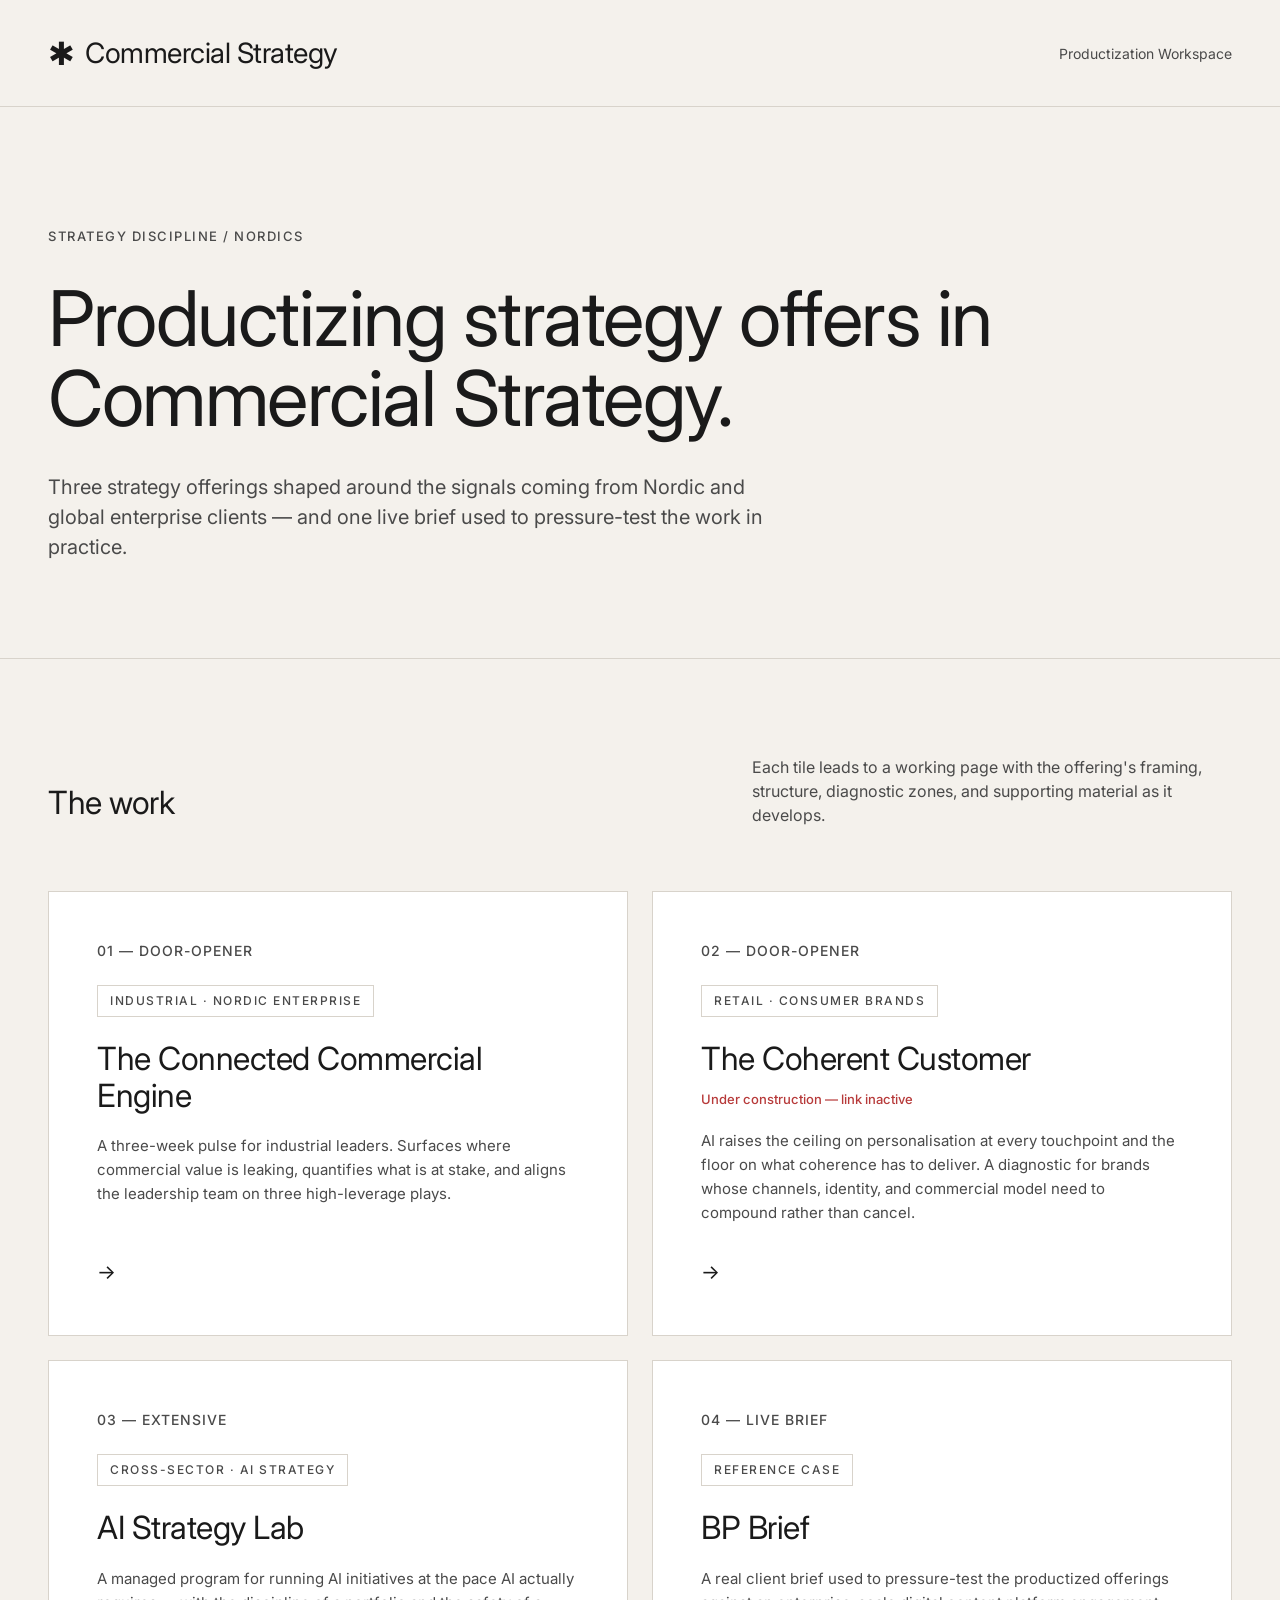
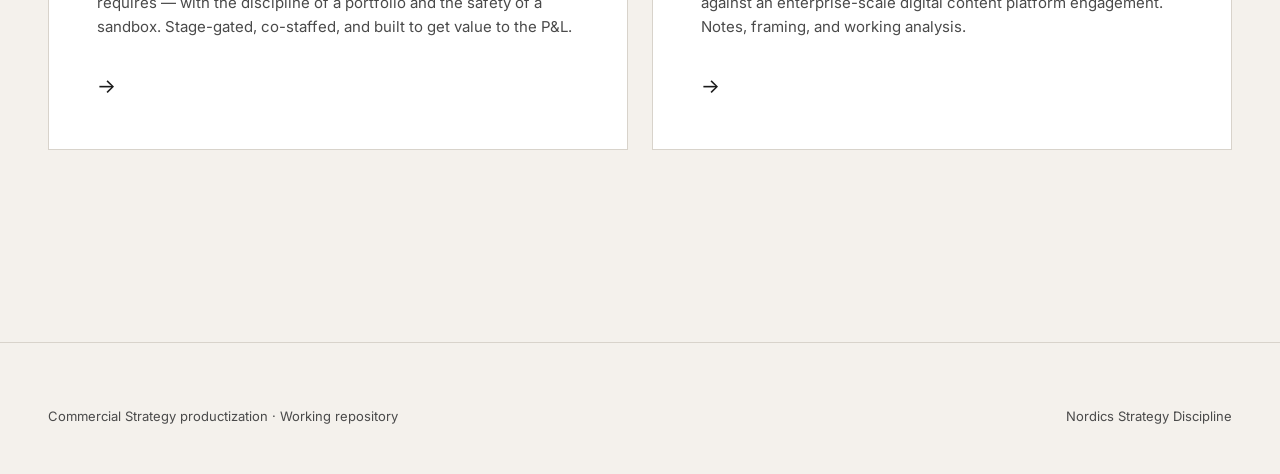
<file: index.html>
<!DOCTYPE html>
<html lang="en">
<head>
<meta charset="UTF-8">
<meta name="viewport" content="width=device-width, initial-scale=1.0">
<title>Strategy Productization — Commercial Strategy</title>
<link rel="preconnect" href="https://fonts.googleapis.com">
<link rel="preconnect" href="https://fonts.gstatic.com" crossorigin>
<link href="https://fonts.googleapis.com/css2?family=Inter:wght@300;400;500;600;700&display=swap" rel="stylesheet">
<style>
  :root {
    --bg: #f4f1ec;
    --ink: #1a1a1a;
    --ink-soft: #4a4a4a;
    --rule: #d8d3cb;
    --tile-bg: #ffffff;
    --accent: #1a1a1a;
  }

  * { box-sizing: border-box; margin: 0; padding: 0; }

  html { scroll-behavior: smooth; }

  body {
    font-family: 'Inter', -apple-system, BlinkMacSystemFont, sans-serif;
    background: var(--bg);
    color: var(--ink);
    line-height: 1.5;
    font-weight: 400;
    -webkit-font-smoothing: antialiased;
    -moz-osx-font-smoothing: grayscale;
  }

  .container {
    max-width: 1440px;
    margin: 0 auto;
    padding: 0 48px;
  }

  /* Header */
  header {
    padding: 32px 0;
    border-bottom: 1px solid var(--rule);
  }

  .header-inner {
    display: flex;
    justify-content: space-between;
    align-items: center;
  }

  .logo {
    font-size: 28px;
    font-weight: 400;
    letter-spacing: -0.5px;
    color: var(--ink);
    text-decoration: none;
  }

  .logo-mark {
    display: inline-block;
    margin-right: 4px;
    font-size: 32px;
    line-height: 1;
    transform: translateY(2px);
  }

  nav {
    font-size: 14px;
    color: var(--ink-soft);
  }

  /* Hero */
  .hero {
    padding: 120px 0 96px;
    border-bottom: 1px solid var(--rule);
  }

  .eyebrow {
    font-size: 13px;
    text-transform: uppercase;
    letter-spacing: 1.5px;
    color: var(--ink-soft);
    margin-bottom: 32px;
    font-weight: 500;
  }

  h1 {
    font-size: clamp(40px, 6vw, 80px);
    font-weight: 400;
    line-height: 1.05;
    letter-spacing: -1.5px;
    max-width: 1100px;
    margin-bottom: 32px;
  }

  .lead {
    font-size: 20px;
    line-height: 1.5;
    color: var(--ink-soft);
    max-width: 720px;
    font-weight: 400;
  }

  /* Tiles */
  .tiles-section {
    padding: 96px 0;
  }

  .tiles-header {
    margin-bottom: 64px;
    display: flex;
    justify-content: space-between;
    align-items: flex-end;
    flex-wrap: wrap;
    gap: 32px;
  }

  .tiles-header h2 {
    font-size: 32px;
    font-weight: 400;
    letter-spacing: -0.5px;
  }

  .tiles-header p {
    font-size: 16px;
    color: var(--ink-soft);
    max-width: 480px;
  }

  .tiles {
    display: grid;
    grid-template-columns: repeat(2, 1fr);
    gap: 24px;
  }

  .tile {
    background: var(--tile-bg);
    padding: 48px;
    text-decoration: none;
    color: var(--ink);
    display: flex;
    flex-direction: column;
    justify-content: space-between;
    min-height: 360px;
    transition: transform 0.3s ease, box-shadow 0.3s ease;
    border: 1px solid var(--rule);
  }

  .tile:hover {
    transform: translateY(-4px);
    box-shadow: 0 12px 32px rgba(0,0,0,0.06);
  }

  .tile-number {
    font-size: 14px;
    color: var(--ink-soft);
    margin-bottom: 24px;
    letter-spacing: 1px;
    font-weight: 500;
  }

  .tile-tag {
    display: inline-block;
    font-size: 12px;
    text-transform: uppercase;
    letter-spacing: 1.5px;
    color: var(--ink-soft);
    border: 1px solid var(--rule);
    padding: 6px 12px;
    margin-bottom: 24px;
    font-weight: 500;
    align-self: flex-start;
  }

  .tile h3 {
    font-size: 32px;
    font-weight: 400;
    line-height: 1.15;
    letter-spacing: -0.5px;
    margin-bottom: 20px;
  }

  .tile p {
    font-size: 15px;
    line-height: 1.6;
    color: var(--ink-soft);
    margin-bottom: 32px;
  }

  .tile-status {
    font-size: 13px;
    color: #b73a3a;
    font-weight: 500;
    margin-top: -8px;
    margin-bottom: 20px;
  }

  .tile-arrow {
    font-size: 20px;
    color: var(--ink);
    align-self: flex-start;
    transition: transform 0.3s ease;
  }

  .tile:hover .tile-arrow {
    transform: translateX(8px);
  }

  /* Footer */
  footer {
    padding: 64px 0 48px;
    border-top: 1px solid var(--rule);
    margin-top: 96px;
  }

  .footer-inner {
    display: flex;
    justify-content: space-between;
    align-items: center;
    flex-wrap: wrap;
    gap: 24px;
  }

  footer p {
    font-size: 13px;
    color: var(--ink-soft);
  }

  /* Responsive */
  @media (max-width: 768px) {
    .container { padding: 0 24px; }
    .hero { padding: 64px 0 48px; }
    .tiles-section { padding: 64px 0; }
    .tiles { grid-template-columns: 1fr; }
    .tile { padding: 32px; min-height: auto; }
    .tile h3 { font-size: 24px; }
  }
</style>
</head>
<body>

<header>
  <div class="container">
    <div class="header-inner">
      <a href="/" class="logo"><span class="logo-mark">✱</span> Commercial Strategy</a>
      <nav>Productization Workspace</nav>
    </div>
  </div>
</header>

<section class="hero">
  <div class="container">
    <div class="eyebrow">Strategy Discipline / Nordics</div>
    <h1>Productizing strategy offers in Commercial Strategy.</h1>
    <p class="lead">Three strategy offerings shaped around the signals coming from Nordic and global enterprise clients — and one live brief used to pressure-test the work in practice.</p>
  </div>
</section>

<section class="tiles-section">
  <div class="container">
    <div class="tiles-header">
      <h2>The work</h2>
      <p>Each tile leads to a working page with the offering's framing, structure, diagnostic zones, and supporting material as it develops.</p>
    </div>

    <div class="tiles">

      <a href="commercial_engine/" class="tile">
        <div>
          <div class="tile-number">01 — DOOR-OPENER</div>
          <span class="tile-tag">Industrial · Nordic enterprise</span>
          <h3>The Connected Commercial Engine</h3>
          <p>A three-week pulse for industrial leaders. Surfaces where commercial value is leaking, quantifies what is at stake, and aligns the leadership team on three high-leverage plays.</p>
        </div>
        <div class="tile-arrow">→</div>
      </a>

      <a href="coherent-customer/" class="tile">
        <div>
          <div class="tile-number">02 — DOOR-OPENER</div>
          <span class="tile-tag">Retail · Consumer brands</span>
          <h3>The Coherent Customer</h3>
          <div class="tile-status">Under construction — link inactive</div>
          <p>AI raises the ceiling on personalisation at every touchpoint and the floor on what coherence has to deliver. A diagnostic for brands whose channels, identity, and commercial model need to compound rather than cancel.</p>
        </div>
        <div class="tile-arrow">→</div>
      </a>

      <a href="pilot-to-pnl/" class="tile">
        <div>
          <div class="tile-number">03 — EXTENSIVE</div>
          <span class="tile-tag">Cross-sector · AI strategy</span>
          <h3>AI Strategy Lab</h3>
          <p>A managed program for running AI initiatives at the pace AI actually requires — with the discipline of a portfolio and the safety of a sandbox. Stage-gated, co-staffed, and built to get value to the P&amp;L.</p>
        </div>
        <div class="tile-arrow">→</div>
      </a>

      <a href="bp-brief/" class="tile">
        <div>
          <div class="tile-number">04 — LIVE BRIEF</div>
          <span class="tile-tag">Reference case</span>
          <h3>BP Brief</h3>
          <p>A real client brief used to pressure-test the productized offerings against an enterprise-scale digital content platform engagement. Notes, framing, and working analysis.</p>
        </div>
        <div class="tile-arrow">→</div>
      </a>

    </div>
  </div>
</section>

<footer>
  <div class="container">
    <div class="footer-inner">
      <p>Commercial Strategy productization · Working repository</p>
      <p>Nordics Strategy Discipline</p>
    </div>
  </div>
</footer>

</body>
</html>
</file>
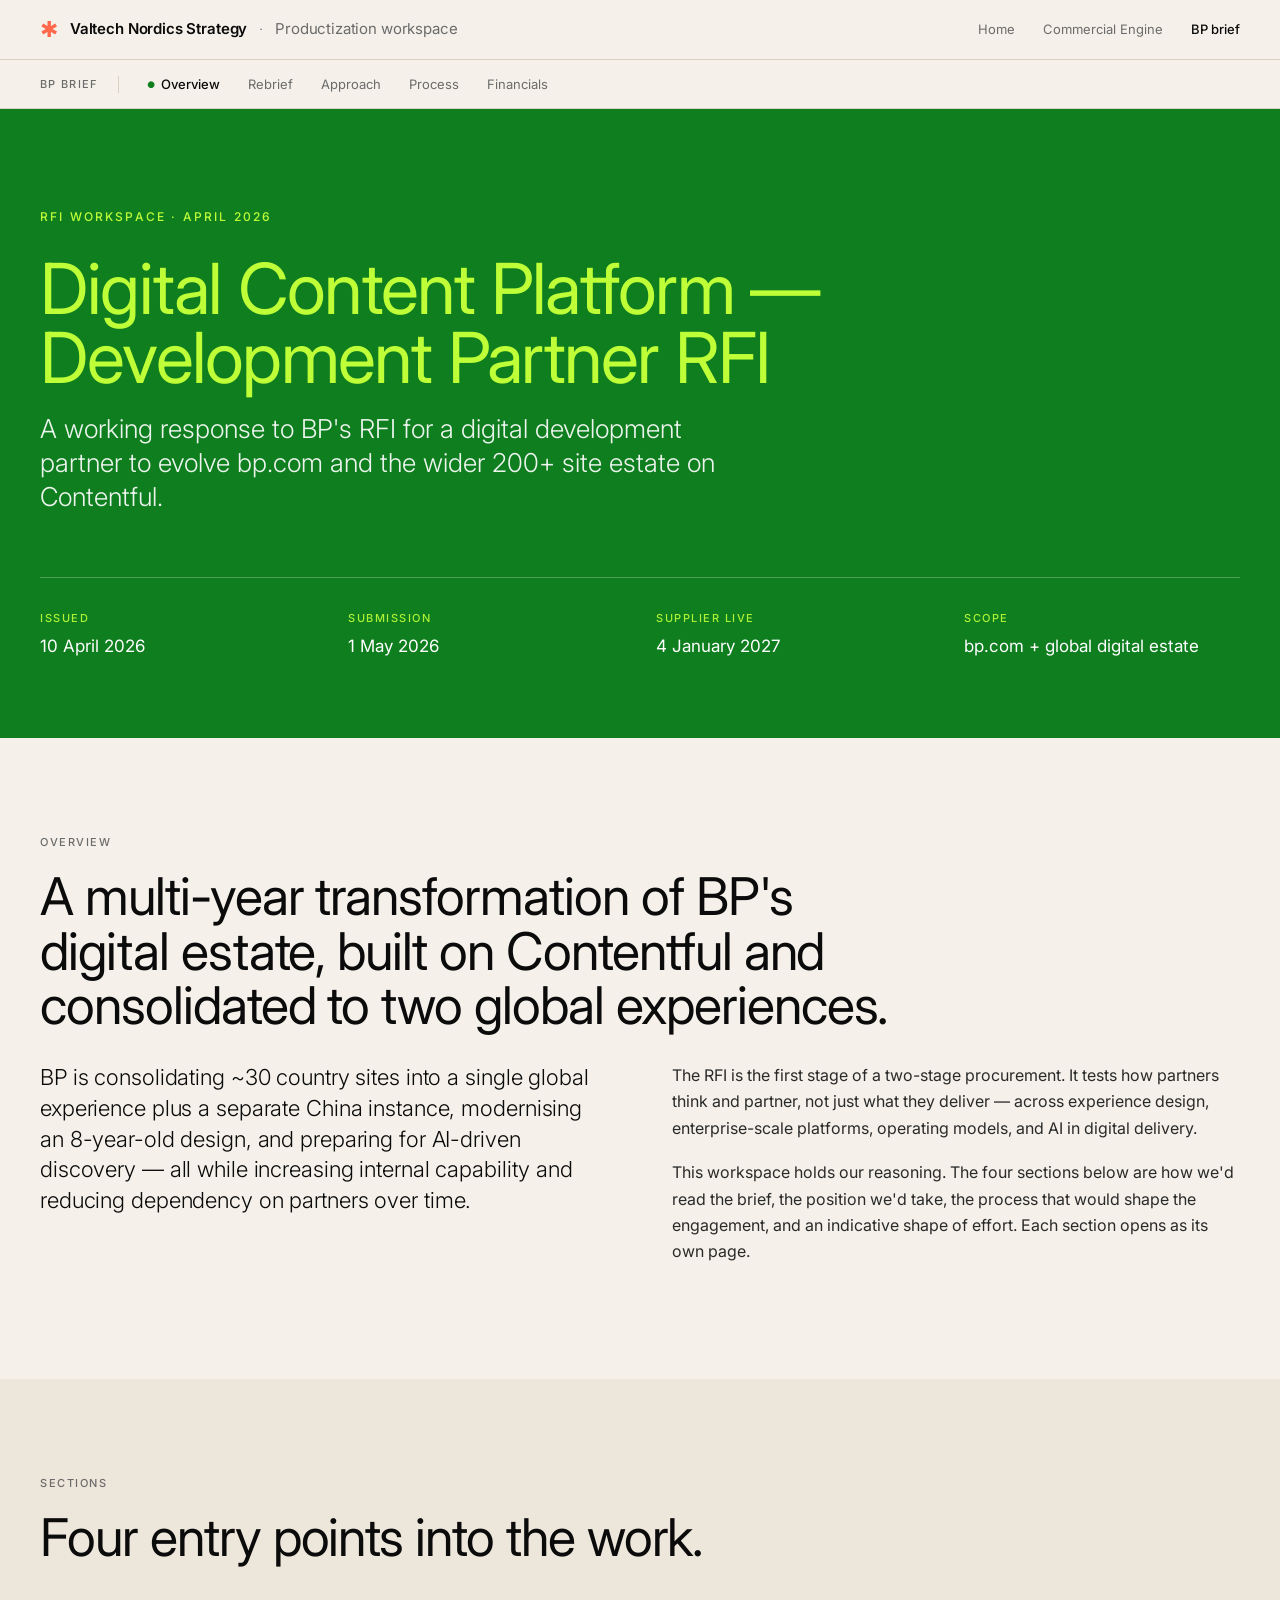
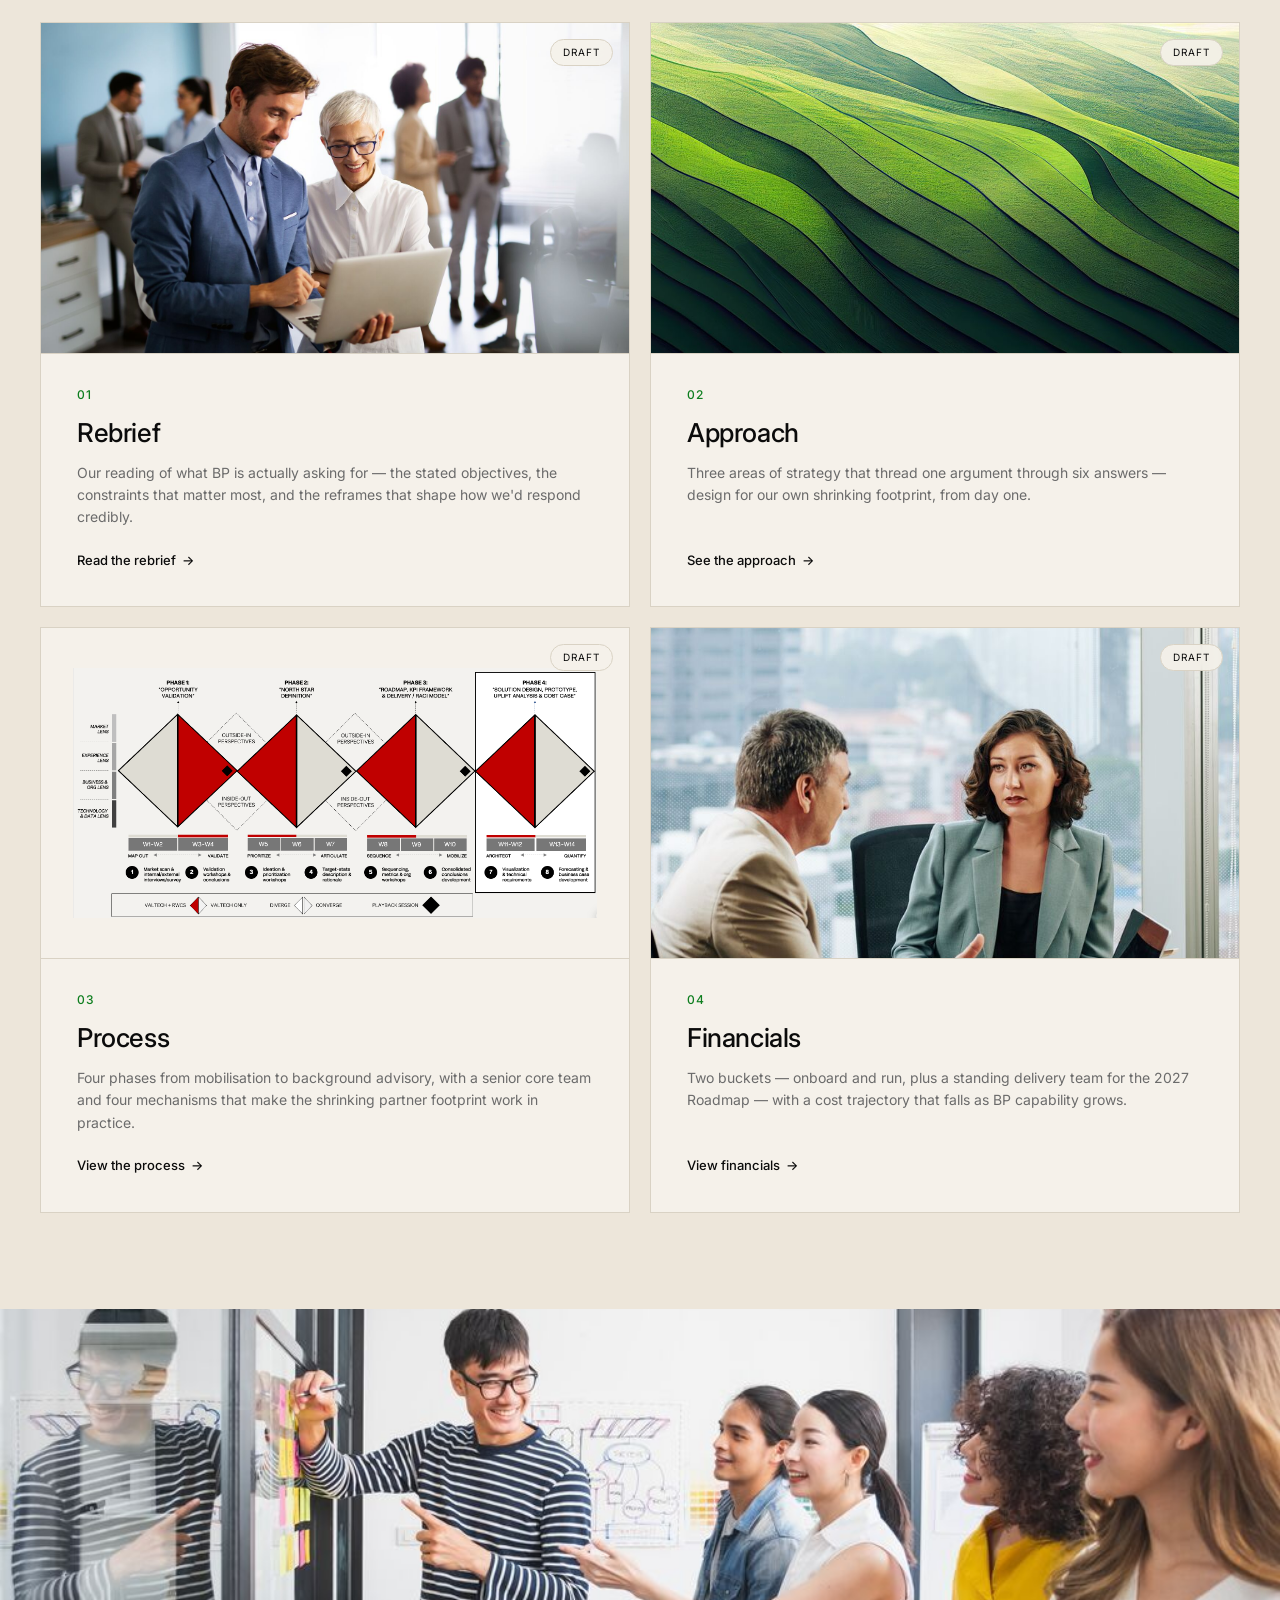
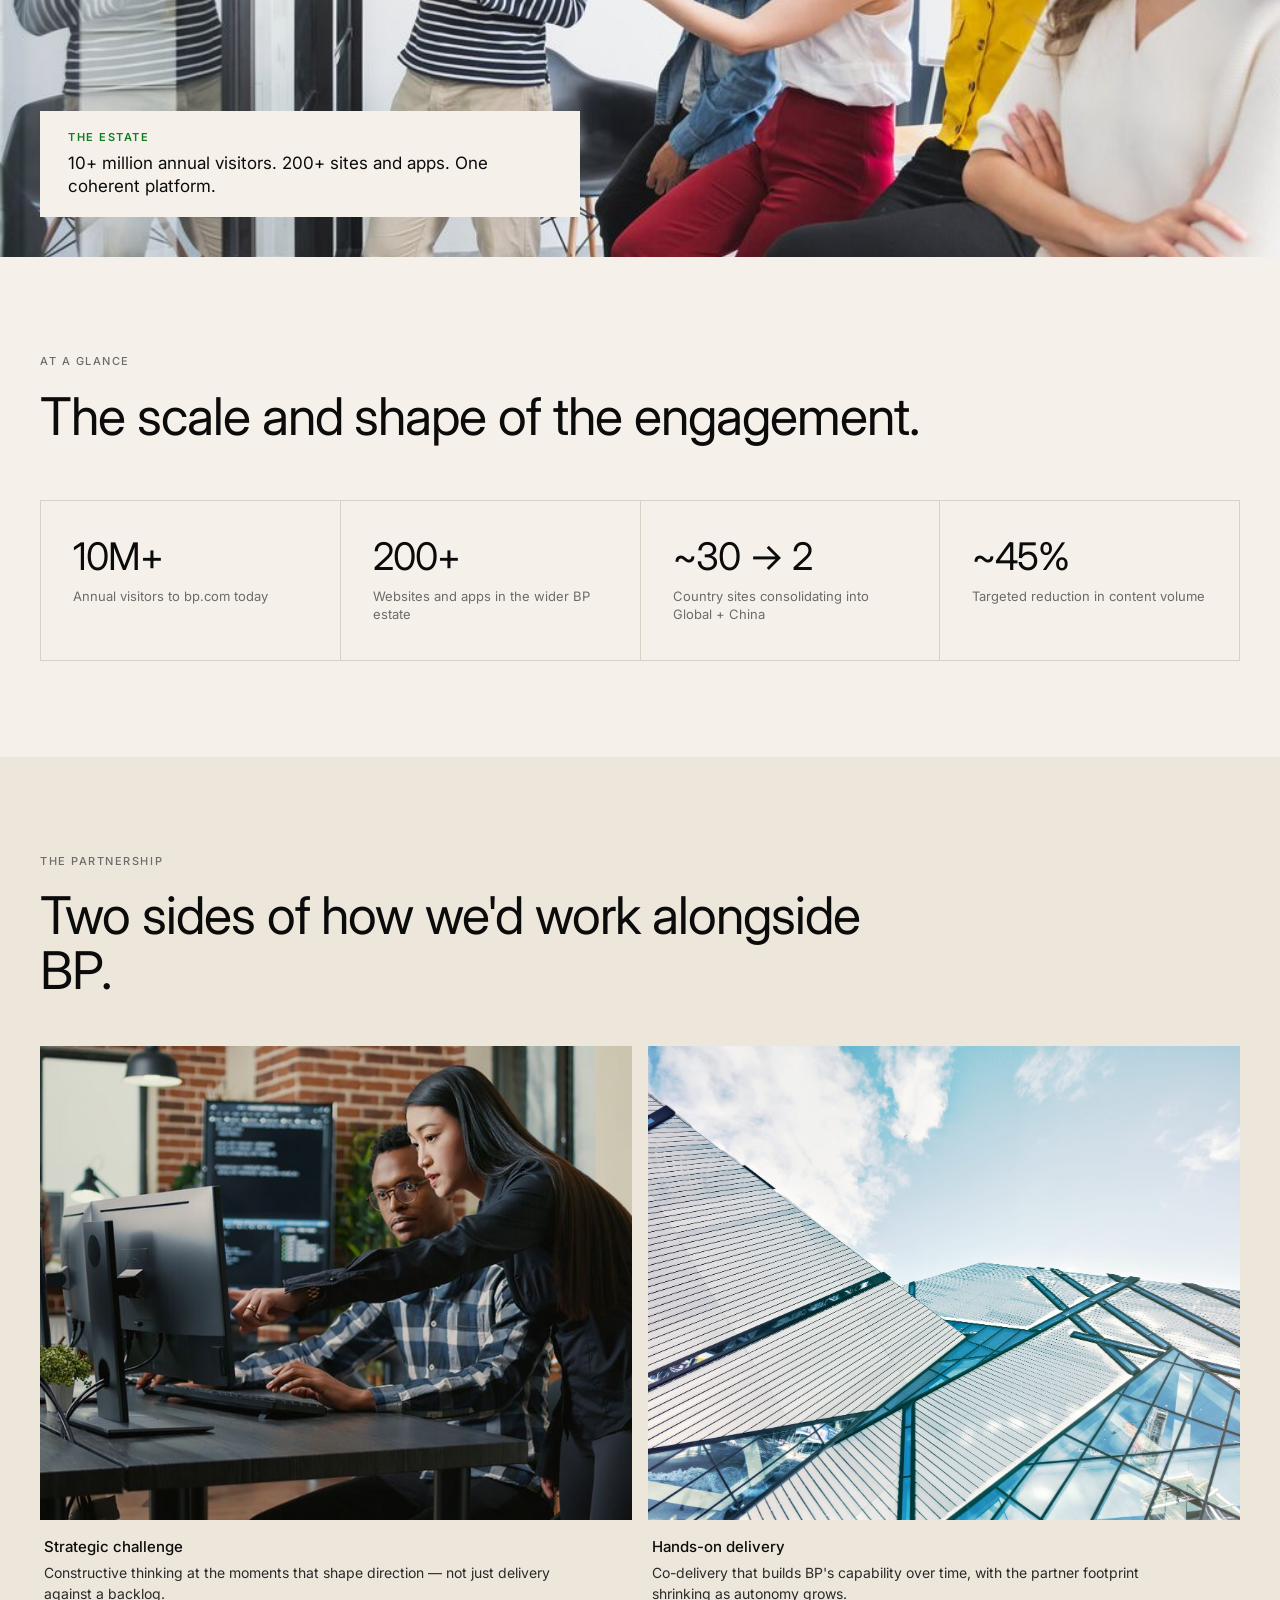
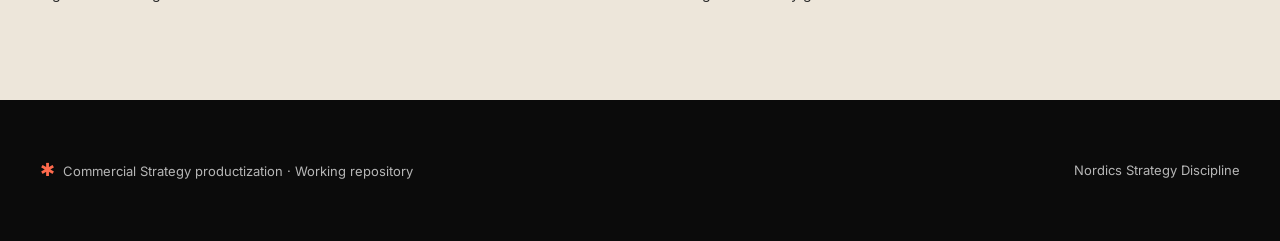
<file: bp-brief/index.html>
<!DOCTYPE html>
<html lang="en">
<head>
<meta charset="UTF-8">
<meta name="viewport" content="width=device-width, initial-scale=1.0">
<title>BP brief — Digital Content Platform RFI · Valtech Nordics Strategy</title>
<link rel="preconnect" href="https://fonts.googleapis.com">
<link rel="preconnect" href="https://fonts.gstatic.com" crossorigin>
<link href="https://fonts.googleapis.com/css2?family=Inter:wght@300;400;500;600;700&display=swap" rel="stylesheet">
<style>
  :root {
    --cream: #F5F1EA;
    --cream-deep: #EDE6DA;
    --ink: #0B0B0B;
    --ink-soft: #2A2A2A;
    --ink-mute: #6B6B6B;
    --line: #D9D2C4;
    --coral: #FF6A4D;
    --bp-green: #0E7E1F;
    --bp-green-deep: #0A6217;
    --bp-lime: #BFFF38;
    --bp-pale: #D5F09E;
    --bp-pale-soft: #EAF7CE;
  }

  * { box-sizing: border-box; margin: 0; padding: 0; }

  html { scroll-behavior: smooth; }

  body {
    font-family: 'Inter', -apple-system, BlinkMacSystemFont, sans-serif;
    background: var(--cream);
    color: var(--ink);
    line-height: 1.5;
    font-weight: 400;
    -webkit-font-smoothing: antialiased;
    -moz-osx-font-smoothing: grayscale;
  }

  img { display: block; max-width: 100%; }

  /* Site header */
  .site-header {
    position: sticky;
    top: 0;
    z-index: 50;
    background: var(--cream);
    border-bottom: 1px solid var(--line);
  }
  .site-header-inner {
    max-width: 1280px;
    margin: 0 auto;
    padding: 18px 40px;
    display: flex;
    justify-content: space-between;
    align-items: center;
  }
  .brand {
    display: flex;
    align-items: center;
    gap: 12px;
    font-weight: 600;
    font-size: 15px;
    letter-spacing: -0.01em;
    text-decoration: none;
    color: var(--ink);
  }
  .brand-mark {
    color: var(--coral);
    font-size: 22px;
    line-height: 1;
    font-weight: 400;
  }
  .brand-divider {
    color: var(--ink-mute);
    font-weight: 300;
  }
  .brand-context {
    color: var(--ink-mute);
    font-weight: 400;
  }
  .site-nav {
    display: flex;
    gap: 28px;
    font-size: 13px;
  }
  .site-nav a {
    color: var(--ink-mute);
    text-decoration: none;
    transition: color 0.15s;
  }
  .site-nav a:hover { color: var(--ink); }

  /* BP brief sticky sub-nav */
  .brief-nav {
    position: sticky;
    top: 60px;
    z-index: 40;
    background: var(--cream);
    border-bottom: 1px solid var(--line);
  }
  .brief-nav-inner {
    max-width: 1280px;
    margin: 0 auto;
    padding: 14px 40px;
    display: flex;
    gap: 28px;
    align-items: center;
    overflow-x: auto;
  }
  .brief-nav-label {
    font-size: 11px;
    text-transform: uppercase;
    letter-spacing: 0.12em;
    color: var(--ink-mute);
    font-weight: 500;
    white-space: nowrap;
    padding-right: 20px;
    border-right: 1px solid var(--line);
  }
  .brief-nav a {
    font-size: 13px;
    color: var(--ink-mute);
    text-decoration: none;
    white-space: nowrap;
    transition: color 0.15s;
    font-weight: 400;
  }
  .brief-nav a:hover { color: var(--ink); }
  .brief-nav a.current {
    color: var(--ink);
    font-weight: 500;
  }
  .brief-nav a.current::before {
    content: "● ";
    color: var(--bp-green);
    font-size: 9px;
    vertical-align: middle;
    margin-right: 4px;
  }

  /* Hero — BP green */
  .hero {
    background: var(--bp-green);
    color: white;
    padding: 100px 40px 80px;
    position: relative;
    overflow: hidden;
  }
  .hero-inner {
    max-width: 1280px;
    margin: 0 auto;
    position: relative;
  }
  .hero-eyebrow {
    color: var(--bp-lime);
    font-size: 12px;
    text-transform: uppercase;
    letter-spacing: 0.18em;
    font-weight: 500;
    margin-bottom: 28px;
  }
  .hero-title {
    color: var(--bp-lime);
    font-size: clamp(40px, 5.5vw, 72px);
    line-height: 0.98;
    font-weight: 400;
    letter-spacing: -0.025em;
    margin-bottom: 20px;
    max-width: 1000px;
  }
  .hero-subtitle {
    color: white;
    font-size: clamp(20px, 2.2vw, 26px);
    font-weight: 300;
    line-height: 1.3;
    max-width: 720px;
    margin-bottom: 64px;
    opacity: 0.92;
  }
  .hero-meta {
    display: grid;
    grid-template-columns: repeat(4, 1fr);
    gap: 32px;
    padding-top: 32px;
    border-top: 1px solid rgba(255, 255, 255, 0.25);
  }
  .hero-meta-item-label {
    font-size: 11px;
    text-transform: uppercase;
    letter-spacing: 0.14em;
    color: var(--bp-lime);
    font-weight: 500;
    margin-bottom: 8px;
    opacity: 0.9;
  }
  .hero-meta-item-value {
    font-size: 17px;
    color: white;
    font-weight: 400;
    line-height: 1.35;
  }

  /* Section base */
  section { padding: 96px 40px; }
  .section-inner { max-width: 1280px; margin: 0 auto; }

  .section-eyebrow {
    font-size: 11px;
    text-transform: uppercase;
    letter-spacing: 0.14em;
    color: var(--ink-mute);
    font-weight: 500;
    margin-bottom: 20px;
  }
  .section-title {
    font-size: clamp(34px, 4.5vw, 52px);
    font-weight: 400;
    line-height: 1.05;
    letter-spacing: -0.02em;
    color: var(--ink);
    margin-bottom: 28px;
    max-width: 880px;
  }

  /* Intro / overview */
  .overview-grid {
    display: grid;
    grid-template-columns: 1fr 1fr;
    gap: 64px;
    align-items: start;
  }
  .overview-lead {
    font-size: 22px;
    line-height: 1.4;
    font-weight: 300;
    color: var(--ink);
    letter-spacing: -0.005em;
  }
  .overview-body p {
    font-size: 16px;
    line-height: 1.65;
    color: var(--ink-soft);
    margin-bottom: 18px;
  }

  /* Tiles — four section entries with images */
  .tiles {
    background: var(--cream-deep);
  }
  .tiles-grid {
    display: grid;
    grid-template-columns: repeat(2, 1fr);
    gap: 20px;
    margin-top: 56px;
  }
  .tile {
    background: var(--cream);
    border: 1px solid var(--line);
    text-decoration: none;
    color: var(--ink);
    display: flex;
    flex-direction: column;
    overflow: hidden;
    transition: border-color 0.2s, transform 0.2s;
    position: relative;
  }
  .tile:hover {
    border-color: var(--bp-green);
    transform: translateY(-2px);
  }
  .tile-image-wrap {
    width: 100%;
    aspect-ratio: 16 / 9;
    overflow: hidden;
    background: var(--cream-deep);
    border-bottom: 1px solid var(--line);
  }
  .tile-image {
    width: 100%;
    height: 100%;
    object-fit: cover;
  }
  .tile-image.diagram {
    object-fit: contain;
    padding: 32px;
    background: var(--cream);
  }
  .tile-content {
    padding: 32px 36px 36px;
    display: flex;
    flex-direction: column;
    gap: 14px;
    flex: 1;
  }
  .tile-num {
    font-size: 12px;
    color: var(--bp-green);
    font-weight: 500;
    letter-spacing: 0.1em;
  }
  .tile-title {
    font-size: 26px;
    font-weight: 500;
    line-height: 1.15;
    letter-spacing: -0.015em;
    color: var(--ink);
  }
  .tile-body {
    font-size: 14px;
    line-height: 1.6;
    color: var(--ink-mute);
    flex: 1;
  }
  .tile-cta {
    font-size: 13px;
    color: var(--ink);
    font-weight: 500;
    margin-top: 8px;
    display: flex;
    align-items: center;
    gap: 6px;
  }
  .tile-cta::after {
    content: "→";
    transition: transform 0.2s;
  }
  .tile:hover .tile-cta::after {
    transform: translateX(4px);
  }
  .tile-status {
    position: absolute;
    top: 16px;
    right: 16px;
    font-size: 10px;
    text-transform: uppercase;
    letter-spacing: 0.1em;
    color: var(--ink);
    background: rgba(245, 241, 234, 0.92);
    padding: 5px 12px;
    border-radius: 100px;
    border: 1px solid var(--line);
    z-index: 2;
    backdrop-filter: blur(6px);
    -webkit-backdrop-filter: blur(6px);
  }

  /* Feature image — full-bleed editorial */
  .feature {
    background: var(--cream);
    padding: 0;
  }
  .feature-img-wrap {
    position: relative;
    width: 100%;
    aspect-ratio: 21 / 9;
    overflow: hidden;
    background: var(--ink);
  }
  .feature-img {
    width: 100%;
    height: 100%;
    object-fit: cover;
  }
  .feature-overlay {
    position: absolute;
    bottom: 40px;
    left: 0;
    right: 0;
    padding: 0 40px;
    max-width: 1280px;
    margin: 0 auto;
    pointer-events: none;
  }
  .feature-overlay-inner {
    background: var(--cream);
    display: inline-block;
    padding: 18px 28px;
    max-width: 540px;
  }
  .feature-overlay-tag {
    font-size: 11px;
    text-transform: uppercase;
    letter-spacing: 0.14em;
    color: var(--bp-green);
    font-weight: 600;
    margin-bottom: 6px;
  }
  .feature-overlay-text {
    font-size: 17px;
    color: var(--ink);
    font-weight: 400;
    line-height: 1.4;
  }

  /* At a glance — stats */
  .glance {
    background: var(--cream);
  }
  .glance-grid {
    display: grid;
    grid-template-columns: repeat(4, 1fr);
    gap: 1px;
    background: var(--line);
    margin-top: 56px;
    border: 1px solid var(--line);
  }
  .stat {
    background: var(--cream);
    padding: 36px 32px;
  }
  .stat-value {
    font-size: 38px;
    font-weight: 400;
    color: var(--ink);
    letter-spacing: -0.025em;
    line-height: 1;
    margin-bottom: 12px;
  }
  .stat-label {
    font-size: 13px;
    color: var(--ink-mute);
    line-height: 1.4;
  }

  /* Closing image pair */
  .closing {
    background: var(--cream-deep);
  }
  .closing-grid {
    display: grid;
    grid-template-columns: 1fr 1fr;
    gap: 16px;
    margin-top: 48px;
  }
  .closing-item {
    display: flex;
    flex-direction: column;
    gap: 16px;
  }
  .closing-img {
    width: 100%;
    aspect-ratio: 5 / 4;
    object-fit: cover;
    background: var(--cream);
  }
  .closing-caption {
    font-size: 14px;
    color: var(--ink-soft);
    line-height: 1.5;
    padding: 0 4px;
    max-width: 90%;
  }
  .closing-caption strong {
    color: var(--ink);
    font-weight: 500;
    display: block;
    margin-bottom: 4px;
    font-size: 15px;
  }

  /* Footer */
  footer {
    background: var(--ink);
    color: rgba(255, 255, 255, 0.7);
    padding: 56px 40px;
  }
  .footer-inner {
    max-width: 1280px;
    margin: 0 auto;
    display: flex;
    justify-content: space-between;
    align-items: center;
    gap: 32px;
    font-size: 13px;
  }
  .footer-inner p { line-height: 1.6; }
  .footer-mark {
    color: var(--coral);
    font-size: 18px;
    margin-right: 8px;
  }

  /* Responsive */
  @media (max-width: 900px) {
    .site-header-inner, .brief-nav-inner, section, footer { padding-left: 24px; padding-right: 24px; }
    section { padding-top: 64px; padding-bottom: 64px; }
    .hero { padding: 72px 24px 56px; }
    .site-nav { display: none; }
    .hero-meta { grid-template-columns: repeat(2, 1fr); gap: 24px; }
    .overview-grid { grid-template-columns: 1fr; gap: 32px; }
    .tiles-grid { grid-template-columns: 1fr; }
    .tile-content { padding: 24px; }
    .tile-image.diagram { padding: 20px; }
    .feature-img-wrap { aspect-ratio: 4 / 3; }
    .feature-overlay { bottom: 20px; padding: 0 24px; }
    .feature-overlay-inner { padding: 14px 18px; max-width: 100%; }
    .glance-grid { grid-template-columns: repeat(2, 1fr); }
    .closing-grid { grid-template-columns: 1fr; gap: 32px; }
    .footer-inner { flex-direction: column; align-items: flex-start; }
  }
</style>
</head>
<body>

<!-- Site header -->
<header class="site-header">
  <div class="site-header-inner">
    <a class="brand" href="../index.html">
      <span class="brand-mark">✱</span>
      <span>Valtech Nordics Strategy</span>
      <span class="brand-divider">·</span>
      <span class="brand-context">Productization workspace</span>
    </a>
    <nav class="site-nav">
      <a href="../index.html">Home</a>
      <a href="../commercial_engine/">Commercial Engine</a>
      <a href="./" style="color: var(--ink); font-weight: 500;">BP brief</a>
    </nav>
  </div>
</header>

<!-- BP brief sub-nav -->
<nav class="brief-nav">
  <div class="brief-nav-inner">
    <span class="brief-nav-label">BP brief</span>
    <a href="./" class="current">Overview</a>
    <a href="./rebrief/">Rebrief</a>
    <a href="./approach/">Approach</a>
    <a href="./process/">Process</a>
    <a href="./financials/">Financials</a>
  </div>
</nav>

<!-- Hero -->
<section class="hero">
  <div class="hero-inner">
    <div class="hero-eyebrow">RFI workspace · April 2026</div>
    <h1 class="hero-title">Digital Content Platform — Development Partner RFI</h1>
    <p class="hero-subtitle">A working response to BP's RFI for a digital development partner to evolve bp.com and the wider 200+ site estate on Contentful.</p>
    <div class="hero-meta">
      <div>
        <div class="hero-meta-item-label">Issued</div>
        <div class="hero-meta-item-value">10 April 2026</div>
      </div>
      <div>
        <div class="hero-meta-item-label">Submission</div>
        <div class="hero-meta-item-value">1 May 2026</div>
      </div>
      <div>
        <div class="hero-meta-item-label">Supplier live</div>
        <div class="hero-meta-item-value">4 January 2027</div>
      </div>
      <div>
        <div class="hero-meta-item-label">Scope</div>
        <div class="hero-meta-item-value">bp.com + global digital estate</div>
      </div>
    </div>
  </div>
</section>

<!-- Overview / intro -->
<section>
  <div class="section-inner">
    <div class="section-eyebrow">Overview</div>
    <h2 class="section-title">A multi-year transformation of BP's digital estate, built on Contentful and consolidated to two global experiences.</h2>
    <div class="overview-grid">
      <div class="overview-lead">
        BP is consolidating ~30 country sites into a single global experience plus a separate China instance, modernising an 8-year-old design, and preparing for AI-driven discovery — all while increasing internal capability and reducing dependency on partners over time.
      </div>
      <div class="overview-body">
        <p>The RFI is the first stage of a two-stage procurement. It tests how partners think and partner, not just what they deliver — across experience design, enterprise-scale platforms, operating models, and AI in digital delivery.</p>
        <p>This workspace holds our reasoning. The four sections below are how we'd read the brief, the position we'd take, the process that would shape the engagement, and an indicative shape of effort. Each section opens as its own page.</p>
      </div>
    </div>
  </div>
</section>

<!-- Tiles -->
<section class="tiles">
  <div class="section-inner">
    <div class="section-eyebrow">Sections</div>
    <h2 class="section-title">Four entry points into the work.</h2>
    <div class="tiles-grid">

      <a class="tile" href="./rebrief/">
        <span class="tile-status">Draft</span>
        <div class="tile-image-wrap">
          <img class="tile-image" src="./images/bp_image3.jpg" alt="Workshop collaboration">
        </div>
        <div class="tile-content">
          <div class="tile-num">01</div>
          <div class="tile-title">Rebrief</div>
          <div class="tile-body">Our reading of what BP is actually asking for — the stated objectives, the constraints that matter most, and the reframes that shape how we'd respond credibly.</div>
          <div class="tile-cta">Read the rebrief</div>
        </div>
      </a>

      <a class="tile" href="./approach/">
        <span class="tile-status">Draft</span>
        <div class="tile-image-wrap">
          <img class="tile-image" src="./images/bp_image1.jpg" alt="Aerial view of rolling green landscape">
        </div>
        <div class="tile-content">
          <div class="tile-num">02</div>
          <div class="tile-title">Approach</div>
          <div class="tile-body">Three areas of strategy that thread one argument through six answers — design for our own shrinking footprint, from day one.</div>
          <div class="tile-cta">See the approach</div>
        </div>
      </a>

      <a class="tile" href="./process/">
        <span class="tile-status">Draft</span>
        <div class="tile-image-wrap">
          <img class="tile-image diagram" src="./images/quadruple_diamond.png" alt="Valtech Quadruple Diamond framework">
        </div>
        <div class="tile-content">
          <div class="tile-num">03</div>
          <div class="tile-title">Process</div>
          <div class="tile-body">Four phases from mobilisation to background advisory, with a senior core team and four mechanisms that make the shrinking partner footprint work in practice.</div>
          <div class="tile-cta">View the process</div>
        </div>
      </a>

      <a class="tile" href="./financials/">
        <span class="tile-status">Draft</span>
        <div class="tile-image-wrap">
          <img class="tile-image" src="./images/bp_image2.jpg" alt="Two professionals in conversation" style="object-position: center 75%;">
        </div>
        <div class="tile-content">
          <div class="tile-num">04</div>
          <div class="tile-title">Financials</div>
          <div class="tile-body">Two buckets — onboard and run, plus a standing delivery team for the 2027 Roadmap — with a cost trajectory that falls as BP capability grows.</div>
          <div class="tile-cta">View financials</div>
        </div>
      </a>

    </div>
  </div>
</section>

<!-- Feature image — full-bleed editorial -->
<section class="feature">
  <div class="feature-img-wrap">
    <img class="feature-img" src="./images/bp_image4.jpg" alt="BP at scale">
    <div class="feature-overlay">
      <div class="feature-overlay-inner">
        <div class="feature-overlay-tag">The estate</div>
        <div class="feature-overlay-text">10+ million annual visitors. 200+ sites and apps. One coherent platform.</div>
      </div>
    </div>
  </div>
</section>

<!-- At a glance -->
<section class="glance">
  <div class="section-inner">
    <div class="section-eyebrow">At a glance</div>
    <h2 class="section-title">The scale and shape of the engagement.</h2>
    <div class="glance-grid">
      <div class="stat">
        <div class="stat-value">10M+</div>
        <div class="stat-label">Annual visitors to bp.com today</div>
      </div>
      <div class="stat">
        <div class="stat-value">200+</div>
        <div class="stat-label">Websites and apps in the wider BP estate</div>
      </div>
      <div class="stat">
        <div class="stat-value">~30 → 2</div>
        <div class="stat-label">Country sites consolidating into Global + China</div>
      </div>
      <div class="stat">
        <div class="stat-value">~45%</div>
        <div class="stat-label">Targeted reduction in content volume</div>
      </div>
    </div>
  </div>
</section>

<!-- Closing image pair -->
<section class="closing">
  <div class="section-inner">
    <div class="section-eyebrow">The partnership</div>
    <h2 class="section-title">Two sides of how we'd work alongside BP.</h2>
    <div class="closing-grid">
      <div class="closing-item">
        <img class="closing-img" src="./images/bp_image5.jpg" alt="Strategic conversation">
        <div class="closing-caption">
          <strong>Strategic challenge</strong>
          Constructive thinking at the moments that shape direction — not just delivery against a backlog.
        </div>
      </div>
      <div class="closing-item">
        <img class="closing-img" src="./images/bp_image6.jpg" alt="Hands-on collaboration">
        <div class="closing-caption">
          <strong>Hands-on delivery</strong>
          Co-delivery that builds BP's capability over time, with the partner footprint shrinking as autonomy grows.
        </div>
      </div>
    </div>
  </div>
</section>

<!-- Footer -->
<footer>
  <div class="footer-inner">
    <p><span class="footer-mark">✱</span>Commercial Strategy productization · Working repository</p>
    <p>Nordics Strategy Discipline</p>
  </div>
</footer>

</body>
</html>
</file>
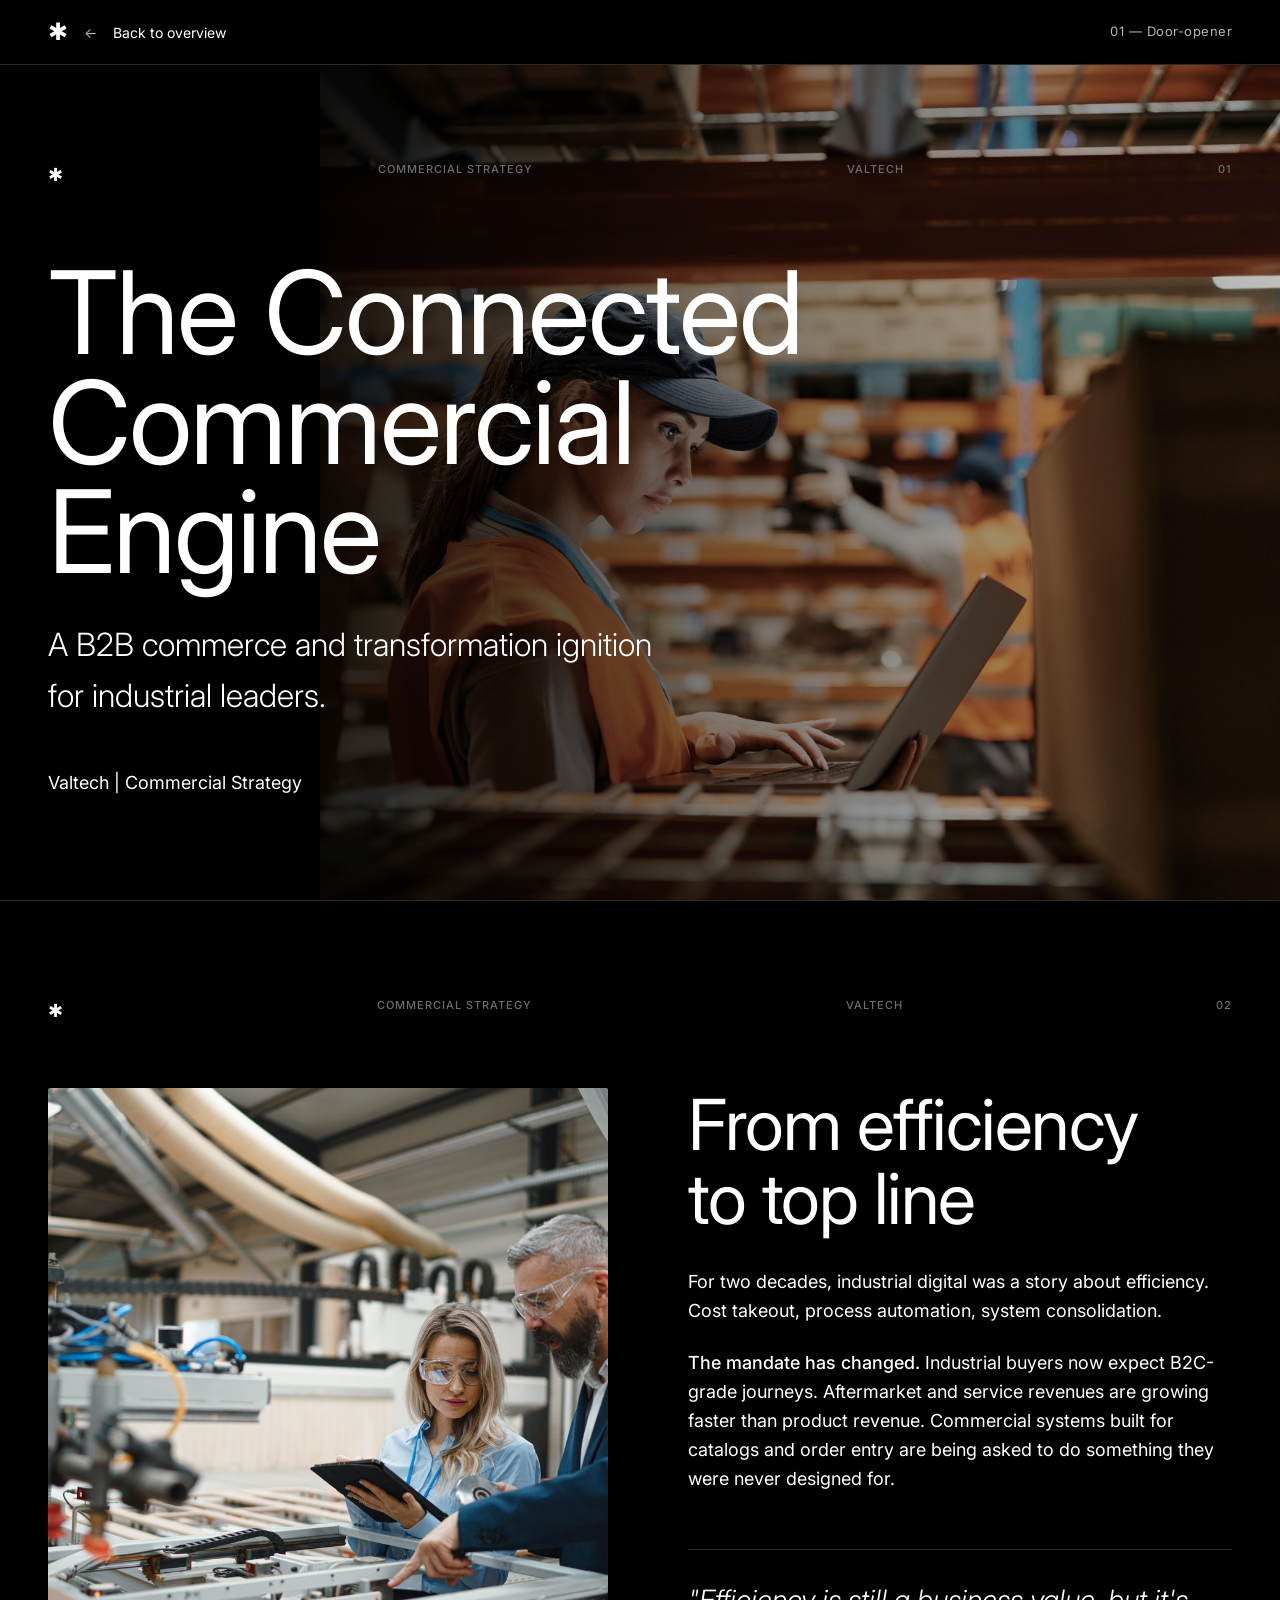
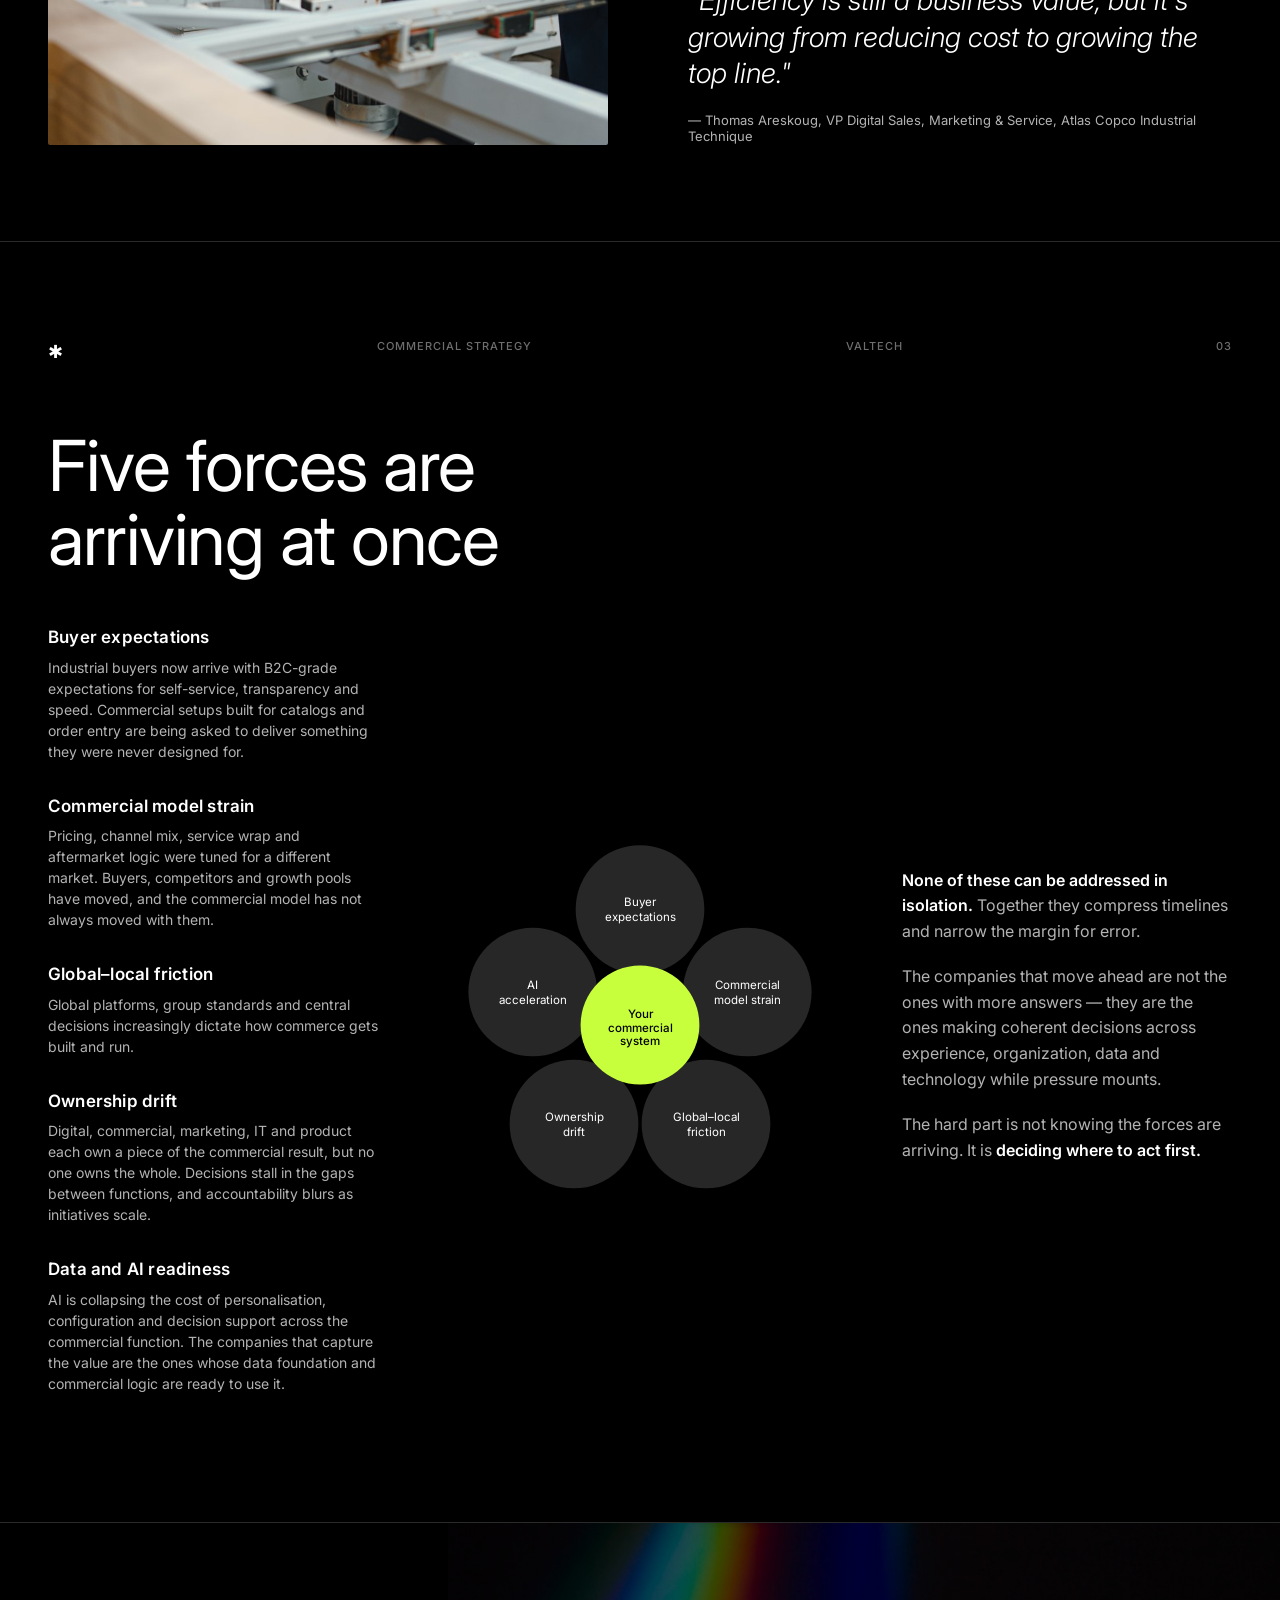
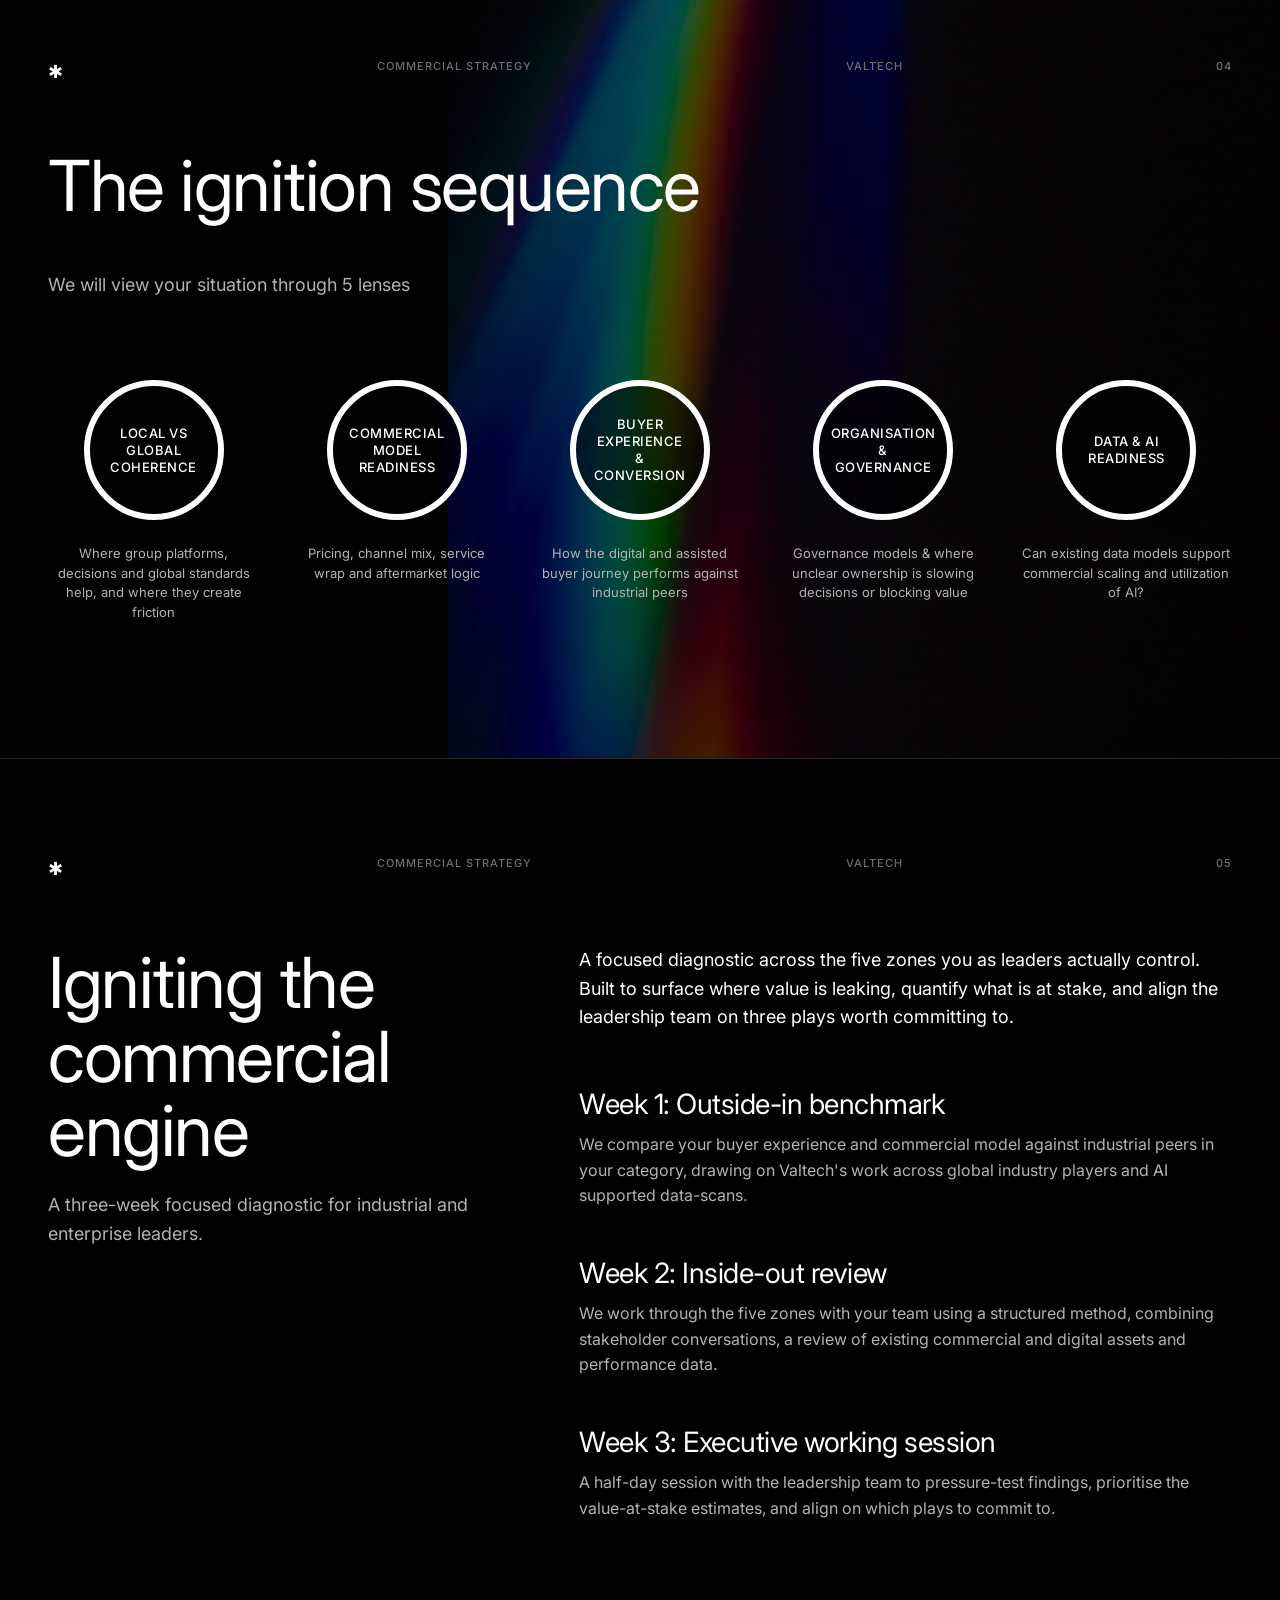
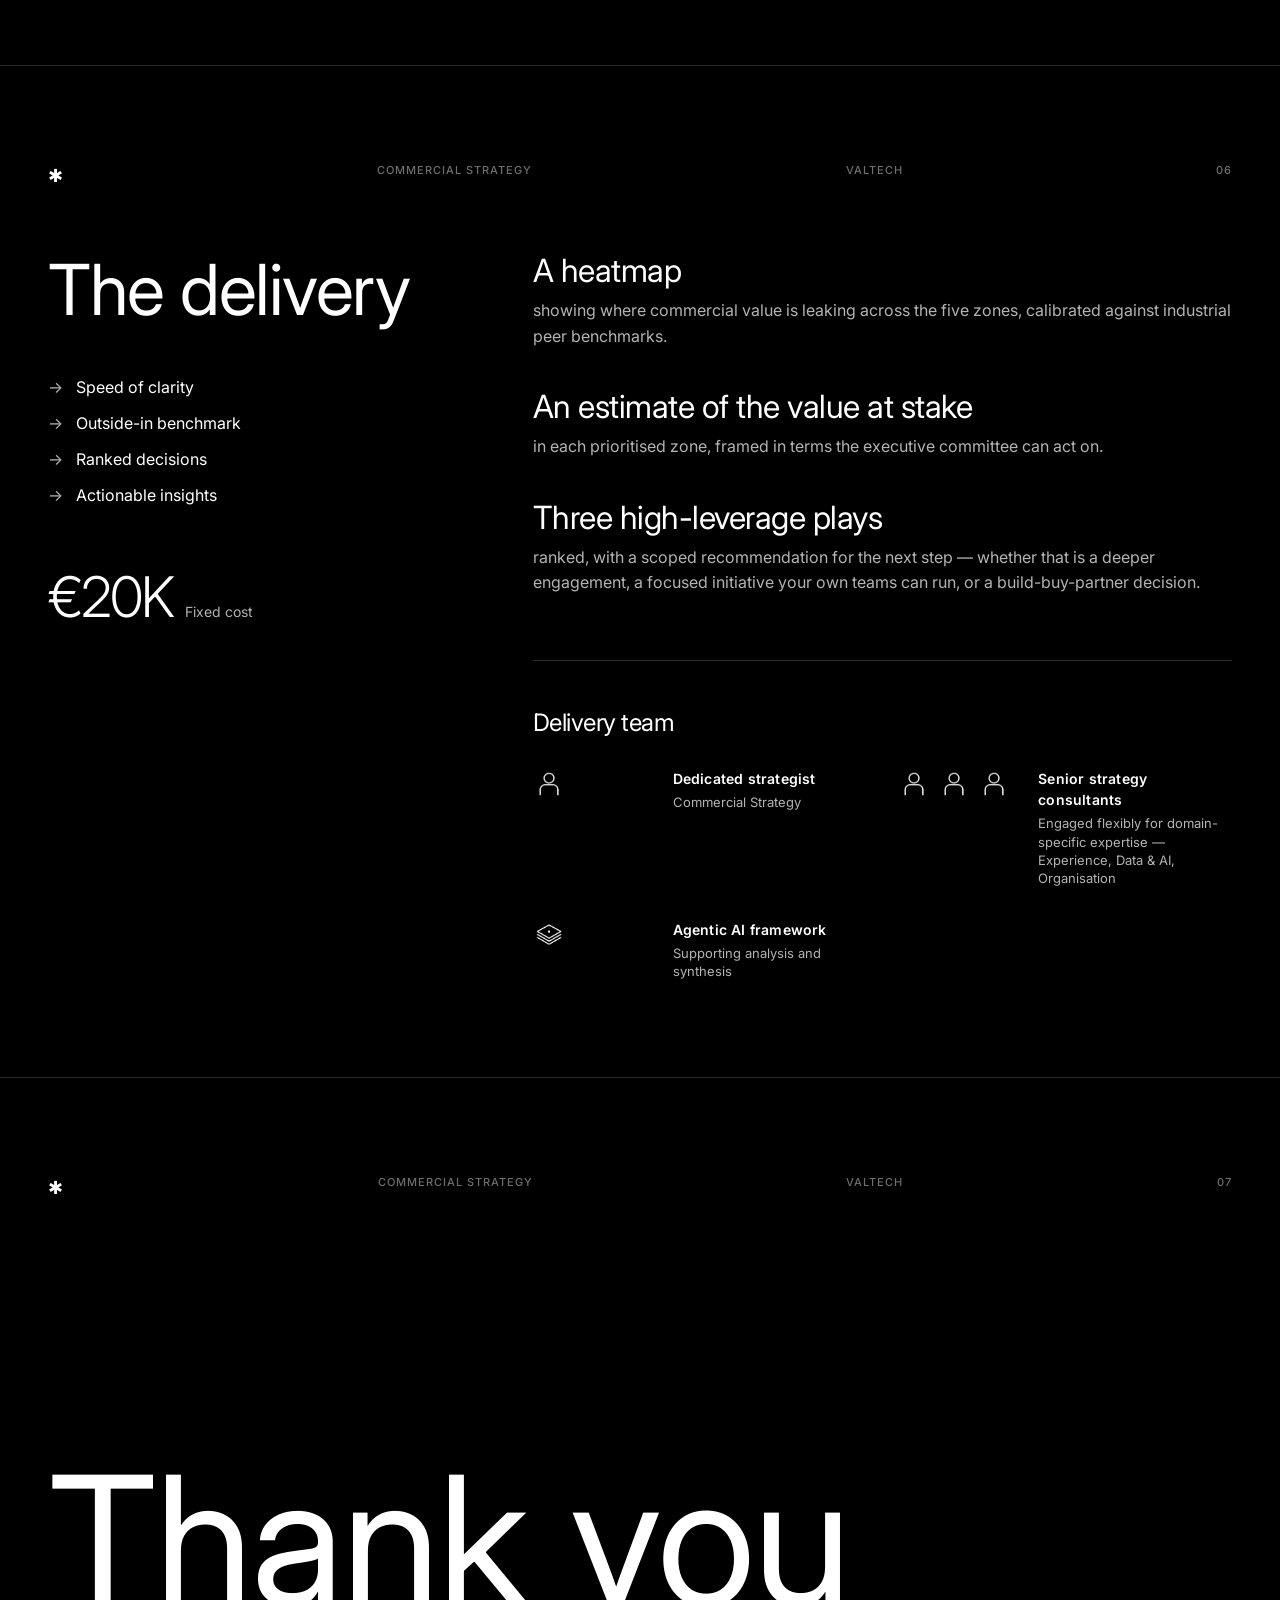
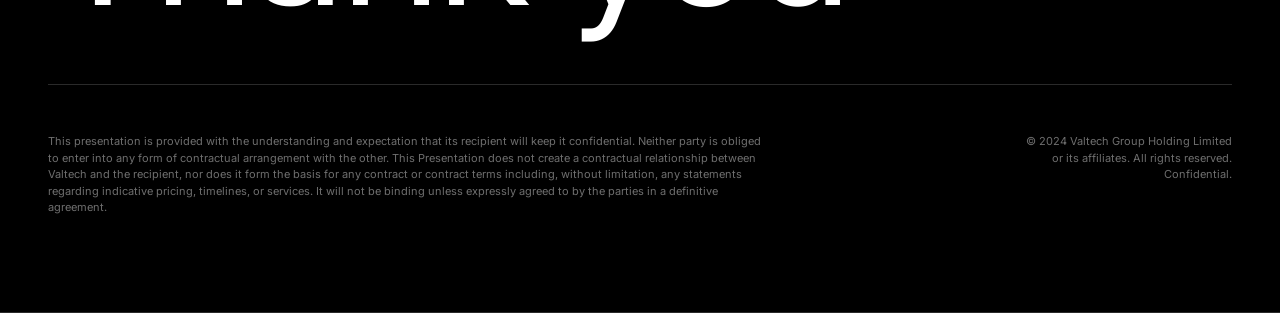
<file: commercial_engine/index.html>
<!DOCTYPE html>
<html lang="en">
<head>
<meta charset="UTF-8">
<meta name="viewport" content="width=device-width, initial-scale=1.0">
<title>The Connected Commercial Engine — Commercial Strategy</title>
<link rel="preconnect" href="https://fonts.googleapis.com">
<link rel="preconnect" href="https://fonts.gstatic.com" crossorigin>
<link href="https://fonts.googleapis.com/css2?family=Inter:wght@300;400;500;600;700&display=swap" rel="stylesheet">
<style>
  :root {
    --bg: #000000;
    --ink: #ffffff;
    --ink-soft: #b3b3b3;
    --ink-muted: #6e6e6e;
    --rule: #2a2a2a;
    --accent: #c8ff3d;
  }

  * { box-sizing: border-box; margin: 0; padding: 0; }

  html { scroll-behavior: smooth; }

  body {
    font-family: 'Inter', -apple-system, BlinkMacSystemFont, sans-serif;
    background: var(--bg);
    color: var(--ink);
    line-height: 1.5;
    font-weight: 400;
    -webkit-font-smoothing: antialiased;
    -moz-osx-font-smoothing: grayscale;
  }

  .progress-bar {
    position: fixed;
    top: 0;
    left: 0;
    height: 2px;
    background: var(--ink);
    width: 0%;
    z-index: 100;
    transition: width 0.1s linear;
  }

  header {
    position: sticky;
    top: 0;
    background: rgba(0,0,0,0.85);
    backdrop-filter: blur(12px);
    -webkit-backdrop-filter: blur(12px);
    border-bottom: 1px solid var(--rule);
    z-index: 50;
  }

  .header-inner {
    max-width: 1440px;
    margin: 0 auto;
    padding: 20px 48px;
    display: flex;
    justify-content: space-between;
    align-items: center;
  }

  .back-link {
    display: flex;
    align-items: center;
    gap: 16px;
    text-decoration: none;
    color: var(--ink);
    font-size: 14px;
    transition: opacity 0.2s ease;
  }

  .back-link:hover { opacity: 0.7; }

  .logo-mark { font-size: 24px; line-height: 1; }
  .back-arrow { color: var(--ink-soft); }

  nav {
    font-size: 13px;
    color: var(--ink-soft);
    letter-spacing: 0.5px;
  }

  .slide {
    max-width: 1440px;
    margin: 0 auto;
    padding: 96px 48px;
    min-height: calc(100vh - 65px);
    border-bottom: 1px solid var(--rule);
    position: relative;
    display: flex;
    flex-direction: column;
    justify-content: center;
  }

  .slide-meta {
    display: flex;
    justify-content: space-between;
    font-size: 11px;
    color: var(--ink-muted);
    letter-spacing: 1px;
    text-transform: uppercase;
    margin-bottom: 64px;
    font-weight: 500;
    position: relative;
    z-index: 5;
  }

  .slide-meta .asterisk {
    font-size: 18px;
    color: var(--ink);
  }

  .slide-content {
    flex: 1;
    display: flex;
    flex-direction: column;
    justify-content: center;
    position: relative;
    z-index: 2;
  }

  h1 {
    font-size: clamp(48px, 7vw, 96px);
    font-weight: 400;
    line-height: 1.0;
    letter-spacing: -2px;
  }

  h2 {
    font-size: clamp(40px, 5.5vw, 72px);
    font-weight: 400;
    line-height: 1.05;
    letter-spacing: -1.5px;
    margin-bottom: 48px;
  }

  h3 {
    font-size: 32px;
    font-weight: 400;
    line-height: 1.15;
    letter-spacing: -0.5px;
    margin-bottom: 16px;
  }

  h4 {
    font-size: 16px;
    font-weight: 600;
    margin-bottom: 8px;
    letter-spacing: 0.2px;
  }

  p {
    font-size: 16px;
    line-height: 1.6;
    color: var(--ink-soft);
  }

  /* SLIDE 1 — Internal review */
  .review-grid {
    display: grid;
    grid-template-columns: 1fr 2fr;
    gap: 96px;
    align-items: start;
  }

  .review-title h1 {
    font-size: clamp(40px, 5vw, 72px);
    margin-bottom: 32px;
  }

  .review-subtitle {
    font-size: 18px;
    color: var(--ink-soft);
  }

  .review-block { margin-bottom: 40px; }
  .review-block h4 { color: var(--ink); margin-bottom: 12px; }

  .review-block .accent-text {
    color: var(--ink);
    font-style: italic;
    margin-top: 16px;
    margin-bottom: 8px;
    font-weight: 500;
  }

  .review-block p { margin-bottom: 12px; }

  .questions-list { list-style: none; padding: 0; }

  .questions-list li {
    padding-left: 16px;
    position: relative;
    color: var(--ink-soft);
    margin-bottom: 8px;
    font-size: 15px;
  }

  .questions-list li::before {
    content: "·";
    position: absolute;
    left: 0;
    color: var(--ink-soft);
  }

  /* SLIDE 2 — Cover (with image) */
  .cover-slide {
    position: relative;
    overflow: hidden;
    min-height: calc(100vh - 65px);
    border-bottom: 1px solid var(--rule);
  }

  .cover-image {
    position: absolute;
    top: 0;
    right: 0;
    width: 75%;
    height: 100%;
    background-image: url('images/cover-warehouse.png');
    background-size: cover;
    background-position: center;
    z-index: 0;
  }

  .cover-overlay {
    position: absolute;
    top: 0;
    left: 0;
    right: 0;
    bottom: 0;
    background: linear-gradient(
      to right,
      rgba(0,0,0,1) 0%,
      rgba(0,0,0,0.85) 25%,
      rgba(0,0,0,0.5) 55%,
      rgba(0,0,0,0.25) 100%
    );
    z-index: 1;
  }

  .cover-inner {
    position: relative;
    z-index: 2;
    max-width: 1440px;
    margin: 0 auto;
    padding: 96px 48px;
    min-height: calc(100vh - 65px);
    display: flex;
    flex-direction: column;
  }

  .cover-content {
    flex: 1;
    display: flex;
    flex-direction: column;
    justify-content: center;
    max-width: 900px;
  }

  .cover-content h1 {
    font-size: clamp(56px, 9vw, 132px);
    line-height: 0.95;
  }

  .cover-content .subtitle {
    font-size: clamp(20px, 2.5vw, 32px);
    margin-top: 32px;
    color: var(--ink);
    font-weight: 300;
    max-width: 640px;
  }

  .cover-footer {
    font-size: 18px;
    color: var(--ink);
    margin-top: 48px;
  }

  /* SLIDE 3 — From efficiency to top line (with image) */
  .efficiency-slide {
    border-bottom: 1px solid var(--rule);
  }

  .efficiency-inner {
    max-width: 1440px;
    margin: 0 auto;
    padding: 96px 48px;
  }

  .efficiency-layout {
    display: grid;
    grid-template-columns: 1fr 1fr;
    gap: 64px;
    align-items: stretch;
  }

  .efficiency-image {
    background-image: url('images/industrial-discussion.png');
    background-size: cover;
    background-position: center;
    min-height: 560px;
    border-radius: 2px;
  }

  .efficiency-content {
    display: flex;
    flex-direction: column;
    justify-content: center;
    padding-left: 16px;
  }

  .efficiency-content h2 {
    margin-bottom: 32px;
  }

  .efficiency-text p {
    margin-bottom: 24px;
    font-size: 18px;
    color: var(--ink);
  }

  .efficiency-text .emphasis {
    color: var(--ink);
    font-weight: 500;
  }

  blockquote {
    font-size: clamp(22px, 2.2vw, 28px);
    font-style: italic;
    line-height: 1.3;
    color: var(--ink);
    font-weight: 300;
    border: none;
    margin: 32px 0 0;
    padding: 32px 0 0;
    border-top: 1px solid var(--rule);
  }

  blockquote cite {
    display: block;
    margin-top: 20px;
    font-size: 13px;
    font-style: normal;
    color: var(--ink-soft);
    font-weight: 400;
  }

  /* SLIDE 4 — Five forces */
  .forces-grid {
    display: grid;
    grid-template-columns: 1fr 1.2fr 1fr;
    gap: 64px;
    align-items: center;
  }

  .forces-list .force-item { margin-bottom: 32px; }
  .forces-list .force-item h4 { font-size: 17px; margin-bottom: 6px; }
  .forces-list .force-item p { font-size: 14px; line-height: 1.5; }

  .forces-diagram {
    display: flex;
    justify-content: center;
    align-items: center;
    min-height: 480px;
    position: relative;
  }

  .forces-svg {
    width: 100%;
    max-width: 480px;
    height: auto;
  }

  .force-bubble-text {
    fill: #ffffff;
    font-size: 14px;
    font-family: 'Inter', sans-serif;
    font-weight: 400;
    text-anchor: middle;
  }

  .force-center-text {
    fill: #000000;
    font-size: 14px;
    font-family: 'Inter', sans-serif;
    font-weight: 500;
    text-anchor: middle;
  }

  .forces-framing p {
    font-size: 16px;
    margin-bottom: 20px;
    color: var(--ink-soft);
  }

  .forces-framing strong {
    color: var(--ink);
    font-weight: 600;
  }

  /* SLIDE 5 — Ignition sequence (with prism) */
  .ignition-slide {
    position: relative;
    overflow: hidden;
    border-bottom: 1px solid var(--rule);
  }

  .ignition-prism {
    position: absolute;
    top: 0;
    right: 0;
    width: 65%;
    height: 100%;
    background-image: url('images/prism-light.png');
    background-size: cover;
    background-position: center;
    opacity: 0.7;
    z-index: 0;
    pointer-events: none;
  }

  .ignition-overlay {
    position: absolute;
    top: 0;
    left: 0;
    right: 0;
    bottom: 0;
    background: linear-gradient(
      to right,
      rgba(0,0,0,1) 0%,
      rgba(0,0,0,0.7) 30%,
      rgba(0,0,0,0.3) 65%,
      rgba(0,0,0,0.6) 100%
    );
    z-index: 1;
  }

  .ignition-inner {
    position: relative;
    z-index: 2;
    max-width: 1440px;
    margin: 0 auto;
    padding: 96px 48px;
    min-height: calc(100vh - 65px);
    display: flex;
    flex-direction: column;
    justify-content: center;
  }

  .ignition-intro { margin-bottom: 80px; }
  .ignition-intro p { font-size: 18px; color: var(--ink-soft); }

  .lenses {
    display: grid;
    grid-template-columns: repeat(5, 1fr);
    gap: 32px;
  }

  .lens {
    display: flex;
    flex-direction: column;
    align-items: center;
    text-align: center;
  }

  .lens-circle {
    width: 140px;
    height: 140px;
    border: 6px solid var(--ink);
    border-radius: 50%;
    display: flex;
    align-items: center;
    justify-content: center;
    padding: 16px;
    margin-bottom: 24px;
    text-align: center;
    background: rgba(0,0,0,0.45);
    backdrop-filter: blur(10px);
    -webkit-backdrop-filter: blur(10px);
  }

  .lens-circle span {
    font-size: 13px;
    font-weight: 500;
    text-transform: uppercase;
    letter-spacing: 0.5px;
    line-height: 1.3;
    color: var(--ink);
  }

  .lens-description {
    font-size: 13px;
    line-height: 1.5;
    color: var(--ink-soft);
  }

  /* SLIDE 6 — Igniting */
  .igniting-grid {
    display: grid;
    grid-template-columns: 1fr 1.5fr;
    gap: 96px;
    align-items: start;
  }

  .igniting-title h2 { margin-bottom: 24px; }
  .igniting-subtitle { font-size: 18px; color: var(--ink-soft); }

  .igniting-content .intro {
    font-size: 18px;
    color: var(--ink);
    margin-bottom: 56px;
    max-width: 720px;
  }

  .week-block { margin-bottom: 48px; }
  .week-block h3 { font-size: 28px; margin-bottom: 12px; }
  .week-block p { font-size: 16px; }

  /* SLIDE 7 — Delivery */
  .delivery-grid {
    display: grid;
    grid-template-columns: 1fr 1.8fr;
    gap: 96px;
    align-items: start;
  }

  .delivery-title h2 { margin-bottom: 48px; }

  .delivery-bullets {
    list-style: none;
    padding: 0;
    margin-bottom: 48px;
  }

  .delivery-bullets li {
    padding-left: 28px;
    position: relative;
    color: var(--ink);
    margin-bottom: 12px;
    font-size: 16px;
  }

  .delivery-bullets li::before {
    content: "→";
    position: absolute;
    left: 0;
    color: var(--ink-soft);
  }

  .price-block { margin-top: 48px; }

  .price-block .price {
    font-size: 56px;
    font-weight: 300;
    color: var(--ink);
    letter-spacing: -2px;
  }

  .price-block .price-label {
    font-size: 14px;
    color: var(--ink-soft);
    margin-left: 8px;
  }

  .deliverable-block { margin-bottom: 40px; }
  .deliverable-block h3 { font-size: 32px; margin-bottom: 8px; }
  .deliverable-block p { font-size: 16px; }

  .delivery-team {
    margin-top: 64px;
    padding-top: 48px;
    border-top: 1px solid var(--rule);
  }

  .delivery-team h3 { font-size: 24px; margin-bottom: 32px; }

  .team-grid {
    display: grid;
    grid-template-columns: 1fr 1fr;
    gap: 32px;
  }

  .team-item {
    display: flex;
    align-items: flex-start;
    gap: 20px;
  }

  .team-icon {
    display: flex;
    gap: 8px;
    align-items: center;
    flex-shrink: 0;
    min-width: 120px;
    line-height: 1;
  }

  .team-icon img {
    width: 32px;
    height: 32px;
    object-fit: contain;
  }

  .team-text h4 { font-size: 14px; color: var(--ink); margin-bottom: 4px; }
  .team-text p { font-size: 13px; color: var(--ink-soft); line-height: 1.4; }

  /* SLIDE 8 — Thank you */
  .thanks-slide {
    justify-content: space-between;
    min-height: calc(100vh - 65px);
  }

  .thanks-content {
    flex: 1;
    display: flex;
    align-items: flex-end;
    padding-bottom: 64px;
  }

  .thanks-content h1 {
    font-size: clamp(72px, 14vw, 200px);
    line-height: 0.9;
  }

  .legal {
    display: grid;
    grid-template-columns: 1fr auto;
    gap: 48px;
    padding-top: 48px;
    border-top: 1px solid var(--rule);
  }

  .legal p {
    font-size: 11px;
    line-height: 1.5;
    color: var(--ink-muted);
    max-width: 720px;
  }

  .copyright {
    font-size: 11px;
    color: var(--ink-muted);
    text-align: right;
    line-height: 1.5;
  }

  /* Responsive */
  @media (max-width: 1024px) {
    .lenses { grid-template-columns: repeat(2, 1fr); }
    .forces-grid { grid-template-columns: 1fr; gap: 48px; }
    .efficiency-layout, .igniting-grid, .delivery-grid, .review-grid {
      grid-template-columns: 1fr;
      gap: 48px;
    }
    .efficiency-image { min-height: 400px; }
    .team-grid { grid-template-columns: 1fr; }
    .cover-image { width: 100%; opacity: 0.6; }
    .ignition-prism { width: 100%; opacity: 0.4; }
  }

  @media (max-width: 768px) {
    .header-inner { padding: 16px 24px; }
    .slide { padding: 64px 24px; }
    .cover-inner { padding: 64px 24px; }
    .efficiency-inner { padding: 64px 24px; }
    .ignition-inner { padding: 64px 24px; }
    .lenses { grid-template-columns: 1fr; gap: 24px; }
    .lens-circle { width: 120px; height: 120px; }
    .legal { grid-template-columns: 1fr; }
    .copyright { text-align: left; }
  }
</style>
</head>
<body>

<div class="progress-bar" id="progressBar"></div>

<header>
  <div class="header-inner">
    <a href="../" class="back-link">
      <span class="logo-mark">✱</span>
      <span class="back-arrow">←</span>
      <span>Back to overview</span>
    </a>
    <nav>01 — Door-opener</nav>
  </div>
</header>

<!-- SLIDE 1 — Cover (with image) -->
<section class="cover-slide">
  <div class="cover-image"></div>
  <div class="cover-overlay"></div>
  <div class="cover-inner">
    <div class="slide-meta">
      <span class="asterisk">✱</span>
      <span>Commercial Strategy</span>
      <span>Valtech</span>
      <span>01</span>
    </div>
    <div class="cover-content">
      <h1>The Connected<br>Commercial Engine</h1>
      <p class="subtitle">A B2B commerce and transformation ignition for industrial leaders.</p>
      <p class="cover-footer">Valtech | Commercial Strategy</p>
    </div>
  </div>
</section>

<!-- SLIDE 2 — From efficiency to top line (with image) -->
<section class="efficiency-slide">
  <div class="efficiency-inner">
    <div class="slide-meta">
      <span class="asterisk">✱</span>
      <span>Commercial Strategy</span>
      <span>Valtech</span>
      <span>02</span>
    </div>
    <div class="efficiency-layout">
      <div class="efficiency-image"></div>
      <div class="efficiency-content">
        <h2>From efficiency<br>to top line</h2>
        <div class="efficiency-text">
          <p>For two decades, industrial digital was a story about efficiency. Cost takeout, process automation, system consolidation.</p>
          <p><span class="emphasis">The mandate has changed.</span> Industrial buyers now expect B2C-grade journeys. Aftermarket and service revenues are growing faster than product revenue. Commercial systems built for catalogs and order entry are being asked to do something they were never designed for.</p>
        </div>
        <blockquote>
          "Efficiency is still a business value, but it's growing from reducing cost to growing the top line."
          <cite>— Thomas Areskoug, VP Digital Sales, Marketing &amp; Service, Atlas Copco Industrial Technique</cite>
        </blockquote>
      </div>
    </div>
  </div>
</section>

<!-- SLIDE 3 — Five forces -->
<section class="slide">
  <div class="slide-meta">
    <span class="asterisk">✱</span>
    <span>Commercial Strategy</span>
    <span>Valtech</span>
    <span>03</span>
  </div>
  <div class="slide-content">
    <h2>Five forces are<br>arriving at once</h2>
    <div class="forces-grid">
      <div class="forces-list">
        <div class="force-item">
          <h4>Buyer expectations</h4>
          <p>Industrial buyers now arrive with B2C-grade expectations for self-service, transparency and speed. Commercial setups built for catalogs and order entry are being asked to deliver something they were never designed for.</p>
        </div>
        <div class="force-item">
          <h4>Commercial model strain</h4>
          <p>Pricing, channel mix, service wrap and aftermarket logic were tuned for a different market. Buyers, competitors and growth pools have moved, and the commercial model has not always moved with them.</p>
        </div>
        <div class="force-item">
          <h4>Global–local friction</h4>
          <p>Global platforms, group standards and central decisions increasingly dictate how commerce gets built and run.</p>
        </div>
        <div class="force-item">
          <h4>Ownership drift</h4>
          <p>Digital, commercial, marketing, IT and product each own a piece of the commercial result, but no one owns the whole. Decisions stall in the gaps between functions, and accountability blurs as initiatives scale.</p>
        </div>
        <div class="force-item">
          <h4>Data and AI readiness</h4>
          <p>AI is collapsing the cost of personalisation, configuration and decision support across the commercial function. The companies that capture the value are the ones whose data foundation and commercial logic are ready to use it.</p>
        </div>
      </div>

      <div class="forces-diagram">
        <svg class="forces-svg" viewBox="0 0 480 480" xmlns="http://www.w3.org/2000/svg">
          <circle cx="240" cy="100" r="78" fill="#2a2a2a" opacity="0.95"/>
          <text class="force-bubble-text" x="240" y="96"><tspan x="240" dy="0">Buyer</tspan><tspan x="240" dy="18">expectations</tspan></text>

          <circle cx="370" cy="200" r="78" fill="#2a2a2a" opacity="0.95"/>
          <text class="force-bubble-text" x="370" y="196"><tspan x="370" dy="0">Commercial</tspan><tspan x="370" dy="18">model strain</tspan></text>

          <circle cx="320" cy="360" r="78" fill="#2a2a2a" opacity="0.95"/>
          <text class="force-bubble-text" x="320" y="356"><tspan x="320" dy="0">Global–local</tspan><tspan x="320" dy="18">friction</tspan></text>

          <circle cx="160" cy="360" r="78" fill="#2a2a2a" opacity="0.95"/>
          <text class="force-bubble-text" x="160" y="356"><tspan x="160" dy="0">Ownership</tspan><tspan x="160" dy="18">drift</tspan></text>

          <circle cx="110" cy="200" r="78" fill="#2a2a2a" opacity="0.95"/>
          <text class="force-bubble-text" x="110" y="196"><tspan x="110" dy="0">AI</tspan><tspan x="110" dy="18">acceleration</tspan></text>

          <circle cx="240" cy="240" r="72" fill="#c8ff3d"/>
          <text class="force-center-text" x="240" y="232"><tspan x="240" dy="0">Your</tspan><tspan x="240" dy="16">commercial</tspan><tspan x="240" dy="16">system</tspan></text>
        </svg>
      </div>

      <div class="forces-framing">
        <p><strong>None of these can be addressed in isolation.</strong> Together they compress timelines and narrow the margin for error.</p>
        <p>The companies that move ahead are not the ones with more answers — they are the ones making coherent decisions across experience, organization, data and technology while pressure mounts.</p>
        <p>The hard part is not knowing the forces are arriving. It is <strong>deciding where to act first.</strong></p>
      </div>
    </div>
  </div>
</section>

<!-- SLIDE 4 — Ignition sequence (with prism) -->
<section class="ignition-slide">
  <div class="ignition-prism"></div>
  <div class="ignition-overlay"></div>
  <div class="ignition-inner">
    <div class="slide-meta">
      <span class="asterisk">✱</span>
      <span>Commercial Strategy</span>
      <span>Valtech</span>
      <span>04</span>
    </div>
    <h2>The ignition sequence</h2>
    <div class="ignition-intro">
      <p>We will view your situation through 5 lenses</p>
    </div>
    <div class="lenses">
      <div class="lens">
        <div class="lens-circle"><span>Local vs Global Coherence</span></div>
        <p class="lens-description">Where group platforms, decisions and global standards help, and where they create friction</p>
      </div>
      <div class="lens">
        <div class="lens-circle"><span>Commercial Model Readiness</span></div>
        <p class="lens-description">Pricing, channel mix, service wrap and aftermarket logic</p>
      </div>
      <div class="lens">
        <div class="lens-circle"><span>Buyer Experience &amp; Conversion</span></div>
        <p class="lens-description">How the digital and assisted buyer journey performs against industrial peers</p>
      </div>
      <div class="lens">
        <div class="lens-circle"><span>Organisation &amp; Governance</span></div>
        <p class="lens-description">Governance models &amp; where unclear ownership is slowing decisions or blocking value</p>
      </div>
      <div class="lens">
        <div class="lens-circle"><span>Data &amp; AI Readiness</span></div>
        <p class="lens-description">Can existing data models support commercial scaling and utilization of AI?</p>
      </div>
    </div>
  </div>
</section>

<!-- SLIDE 5 — Igniting -->
<section class="slide">
  <div class="slide-meta">
    <span class="asterisk">✱</span>
    <span>Commercial Strategy</span>
    <span>Valtech</span>
    <span>05</span>
  </div>
  <div class="slide-content">
    <div class="igniting-grid">
      <div class="igniting-title">
        <h2>Igniting the commercial engine</h2>
        <p class="igniting-subtitle">A three-week focused diagnostic for industrial and enterprise leaders.</p>
      </div>
      <div class="igniting-content">
        <p class="intro">A focused diagnostic across the five zones you as leaders actually control. Built to surface where value is leaking, quantify what is at stake, and align the leadership team on three plays worth committing to.</p>
        <div class="week-block">
          <h3>Week 1: Outside-in benchmark</h3>
          <p>We compare your buyer experience and commercial model against industrial peers in your category, drawing on Valtech's work across global industry players and AI supported data-scans.</p>
        </div>
        <div class="week-block">
          <h3>Week 2: Inside-out review</h3>
          <p>We work through the five zones with your team using a structured method, combining stakeholder conversations, a review of existing commercial and digital assets and performance data.</p>
        </div>
        <div class="week-block">
          <h3>Week 3: Executive working session</h3>
          <p>A half-day session with the leadership team to pressure-test findings, prioritise the value-at-stake estimates, and align on which plays to commit to.</p>
        </div>
      </div>
    </div>
  </div>
</section>

<!-- SLIDE 6 — Delivery -->
<section class="slide">
  <div class="slide-meta">
    <span class="asterisk">✱</span>
    <span>Commercial Strategy</span>
    <span>Valtech</span>
    <span>06</span>
  </div>
  <div class="slide-content">
    <div class="delivery-grid">
      <div class="delivery-title">
        <h2>The delivery</h2>
        <ul class="delivery-bullets">
          <li>Speed of clarity</li>
          <li>Outside-in benchmark</li>
          <li>Ranked decisions</li>
          <li>Actionable insights</li>
        </ul>
        <div class="price-block">
          <span class="price">€20K</span>
          <span class="price-label">Fixed cost</span>
        </div>
      </div>
      <div>
        <div class="deliverable-block">
          <h3>A heatmap</h3>
          <p>showing where commercial value is leaking across the five zones, calibrated against industrial peer benchmarks.</p>
        </div>
        <div class="deliverable-block">
          <h3>An estimate of the value at stake</h3>
          <p>in each prioritised zone, framed in terms the executive committee can act on.</p>
        </div>
        <div class="deliverable-block">
          <h3>Three high-leverage plays</h3>
          <p>ranked, with a scoped recommendation for the next step — whether that is a deeper engagement, a focused initiative your own teams can run, or a build-buy-partner decision.</p>
        </div>
        <div class="delivery-team">
          <h3>Delivery team</h3>
          <div class="team-grid">
            <div class="team-item">
              <div class="team-icon">
                <img src="images/consultant.jpg" alt="">
              </div>
              <div class="team-text">
                <h4>Dedicated strategist</h4>
                <p>Commercial Strategy</p>
              </div>
            </div>
            <div class="team-item">
              <div class="team-icon">
                <img src="images/consultant.jpg" alt="">
                <img src="images/consultant.jpg" alt="">
                <img src="images/consultant.jpg" alt="">
              </div>
              <div class="team-text">
                <h4>Senior strategy consultants</h4>
                <p>Engaged flexibly for domain-specific expertise — Experience, Data &amp; AI, Organisation</p>
              </div>
            </div>
            <div class="team-item">
              <div class="team-icon">
                <img src="images/agentic-framework.jpg" alt="">
              </div>
              <div class="team-text">
                <h4>Agentic AI framework</h4>
                <p>Supporting analysis and synthesis</p>
              </div>
            </div>
          </div>
        </div>
      </div>
    </div>
  </div>
</section>

<!-- SLIDE 7 — Thank you -->
<section class="slide thanks-slide">
  <div class="slide-meta">
    <span class="asterisk">✱</span>
    <span>Commercial Strategy</span>
    <span>Valtech</span>
    <span>07</span>
  </div>
  <div class="thanks-content">
    <h1>Thank you</h1>
  </div>
  <div class="legal">
    <p>This presentation is provided with the understanding and expectation that its recipient will keep it confidential. Neither party is obliged to enter into any form of contractual arrangement with the other. This Presentation does not create a contractual relationship between Valtech and the recipient, nor does it form the basis for any contract or contract terms including, without limitation, any statements regarding indicative pricing, timelines, or services. It will not be binding unless expressly agreed to by the parties in a definitive agreement.</p>
    <p class="copyright">© 2024 Valtech Group Holding Limited<br>or its affiliates. All rights reserved.<br>Confidential.</p>
  </div>
</section>

<script>
  window.addEventListener('scroll', function() {
    const winScroll = document.body.scrollTop || document.documentElement.scrollTop;
    const height = document.documentElement.scrollHeight - document.documentElement.clientHeight;
    const scrolled = (winScroll / height) * 100;
    document.getElementById('progressBar').style.width = scrolled + '%';
  });
</script>

</body>
</html>
</file>
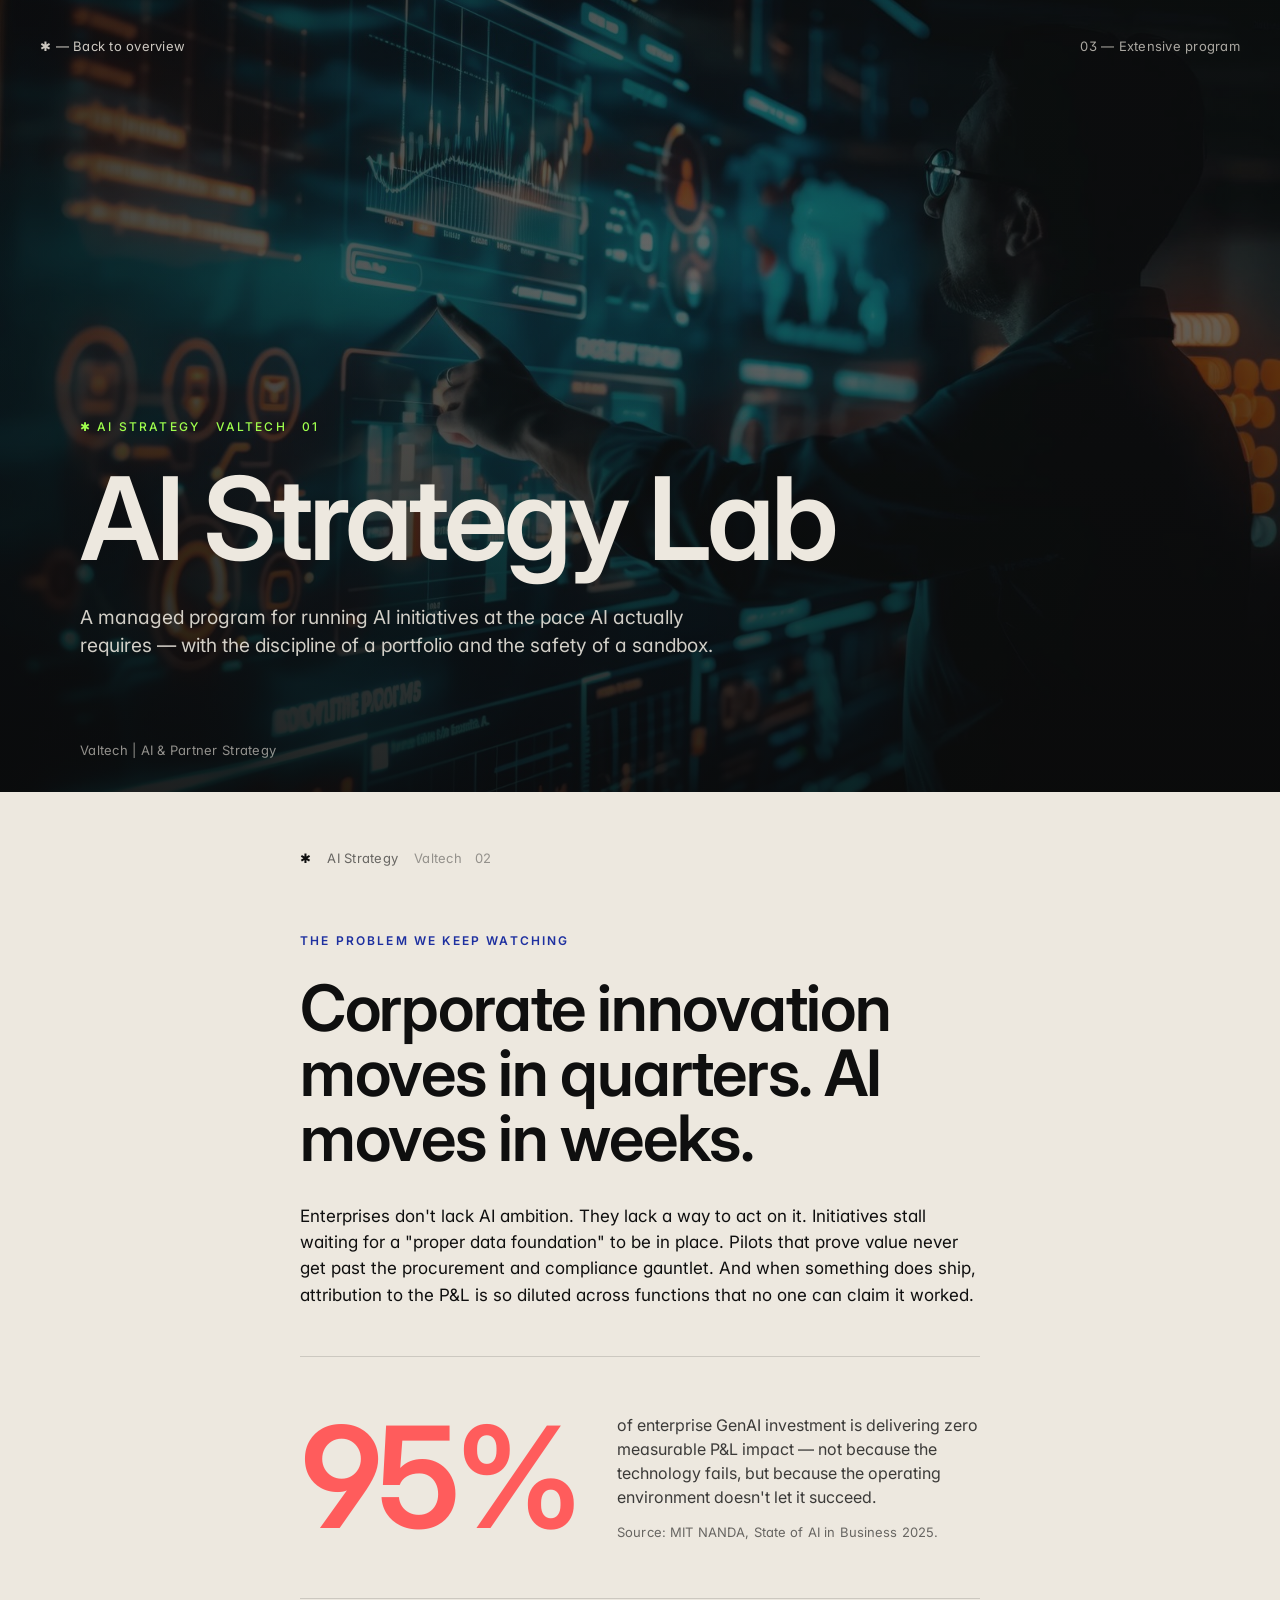
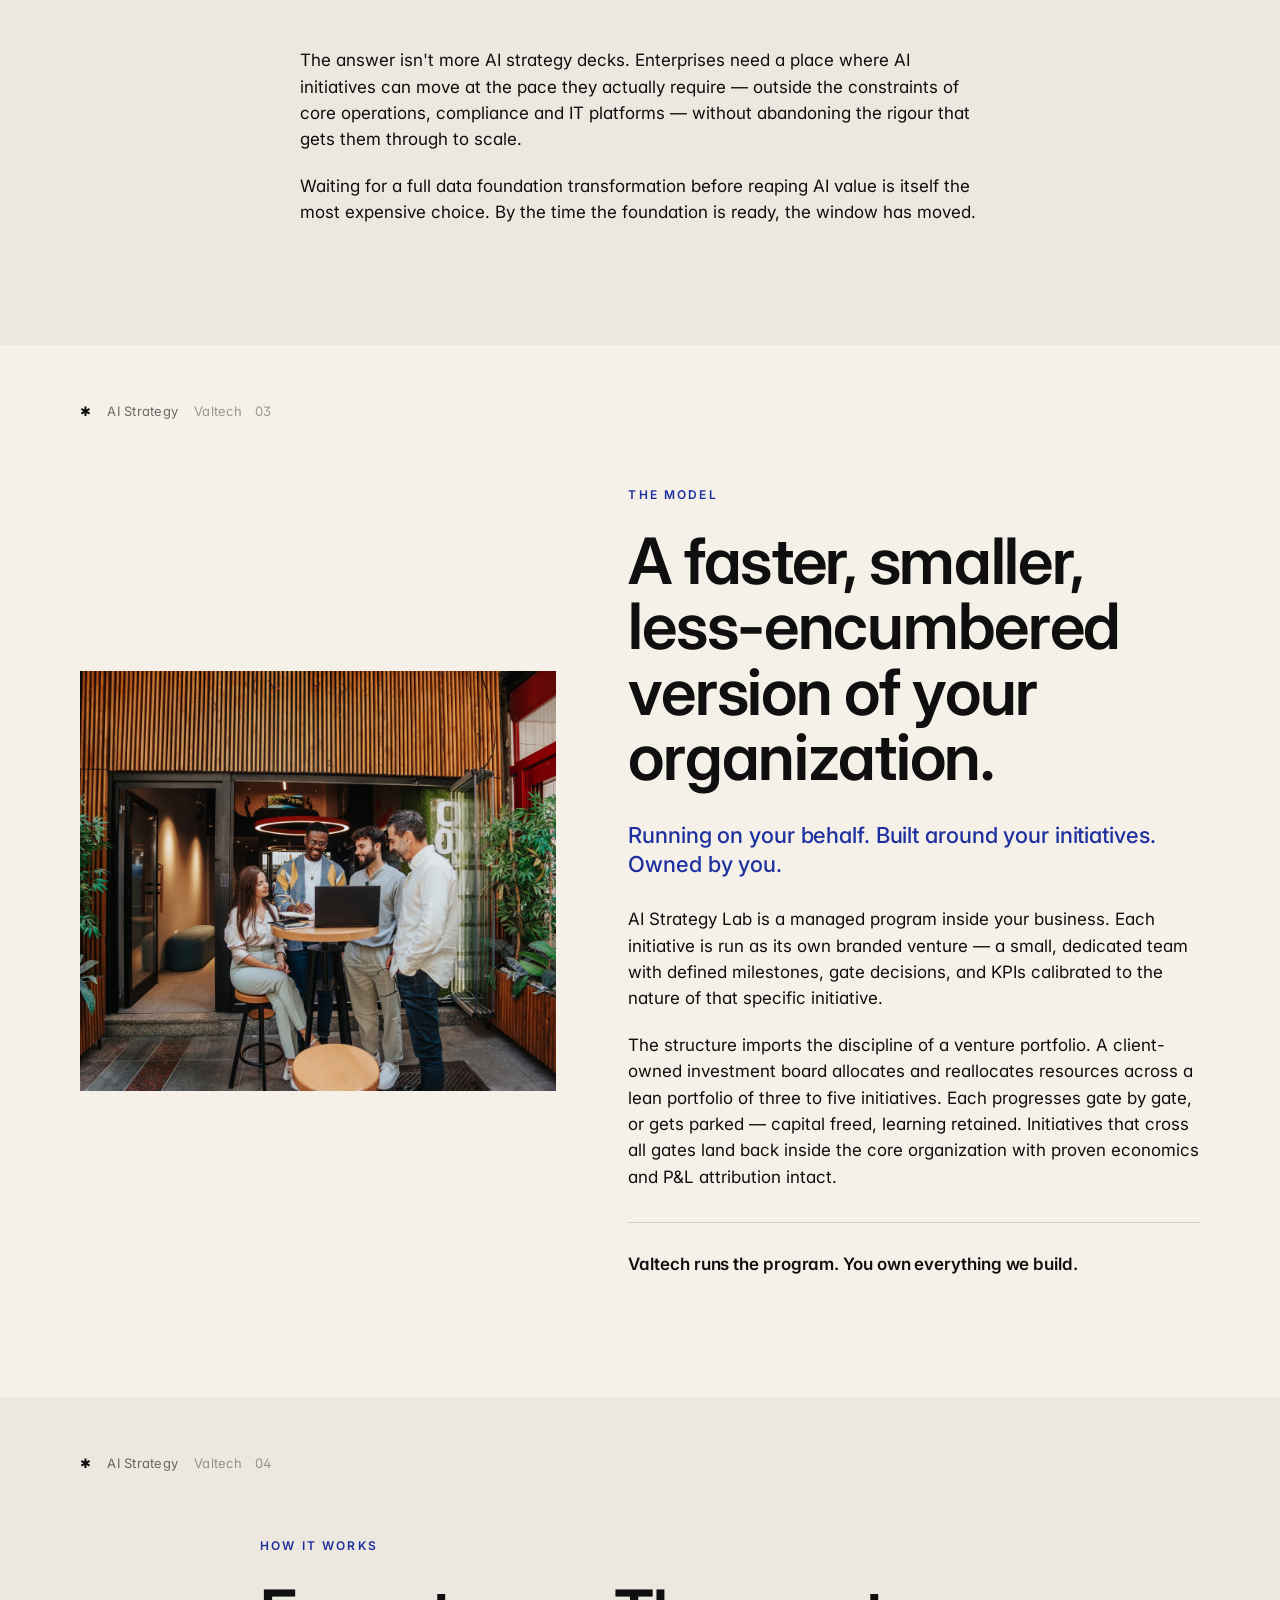
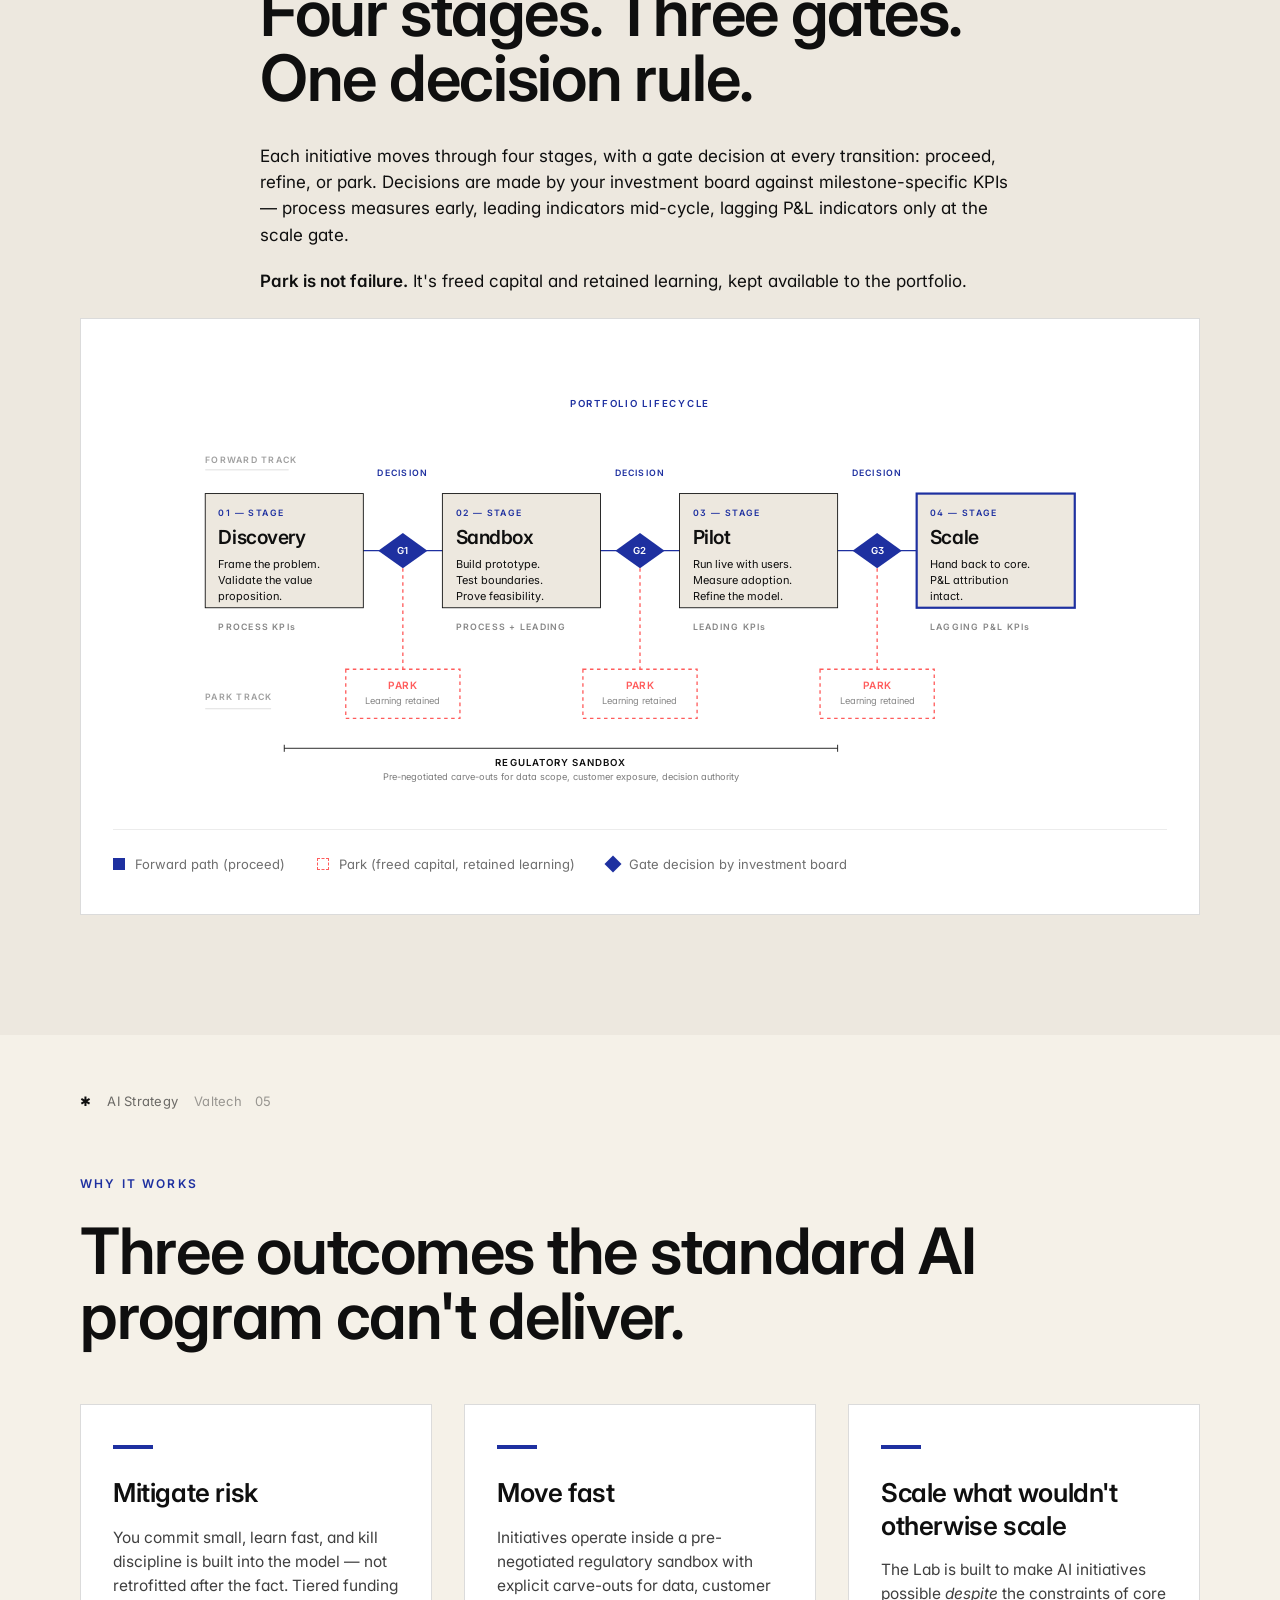
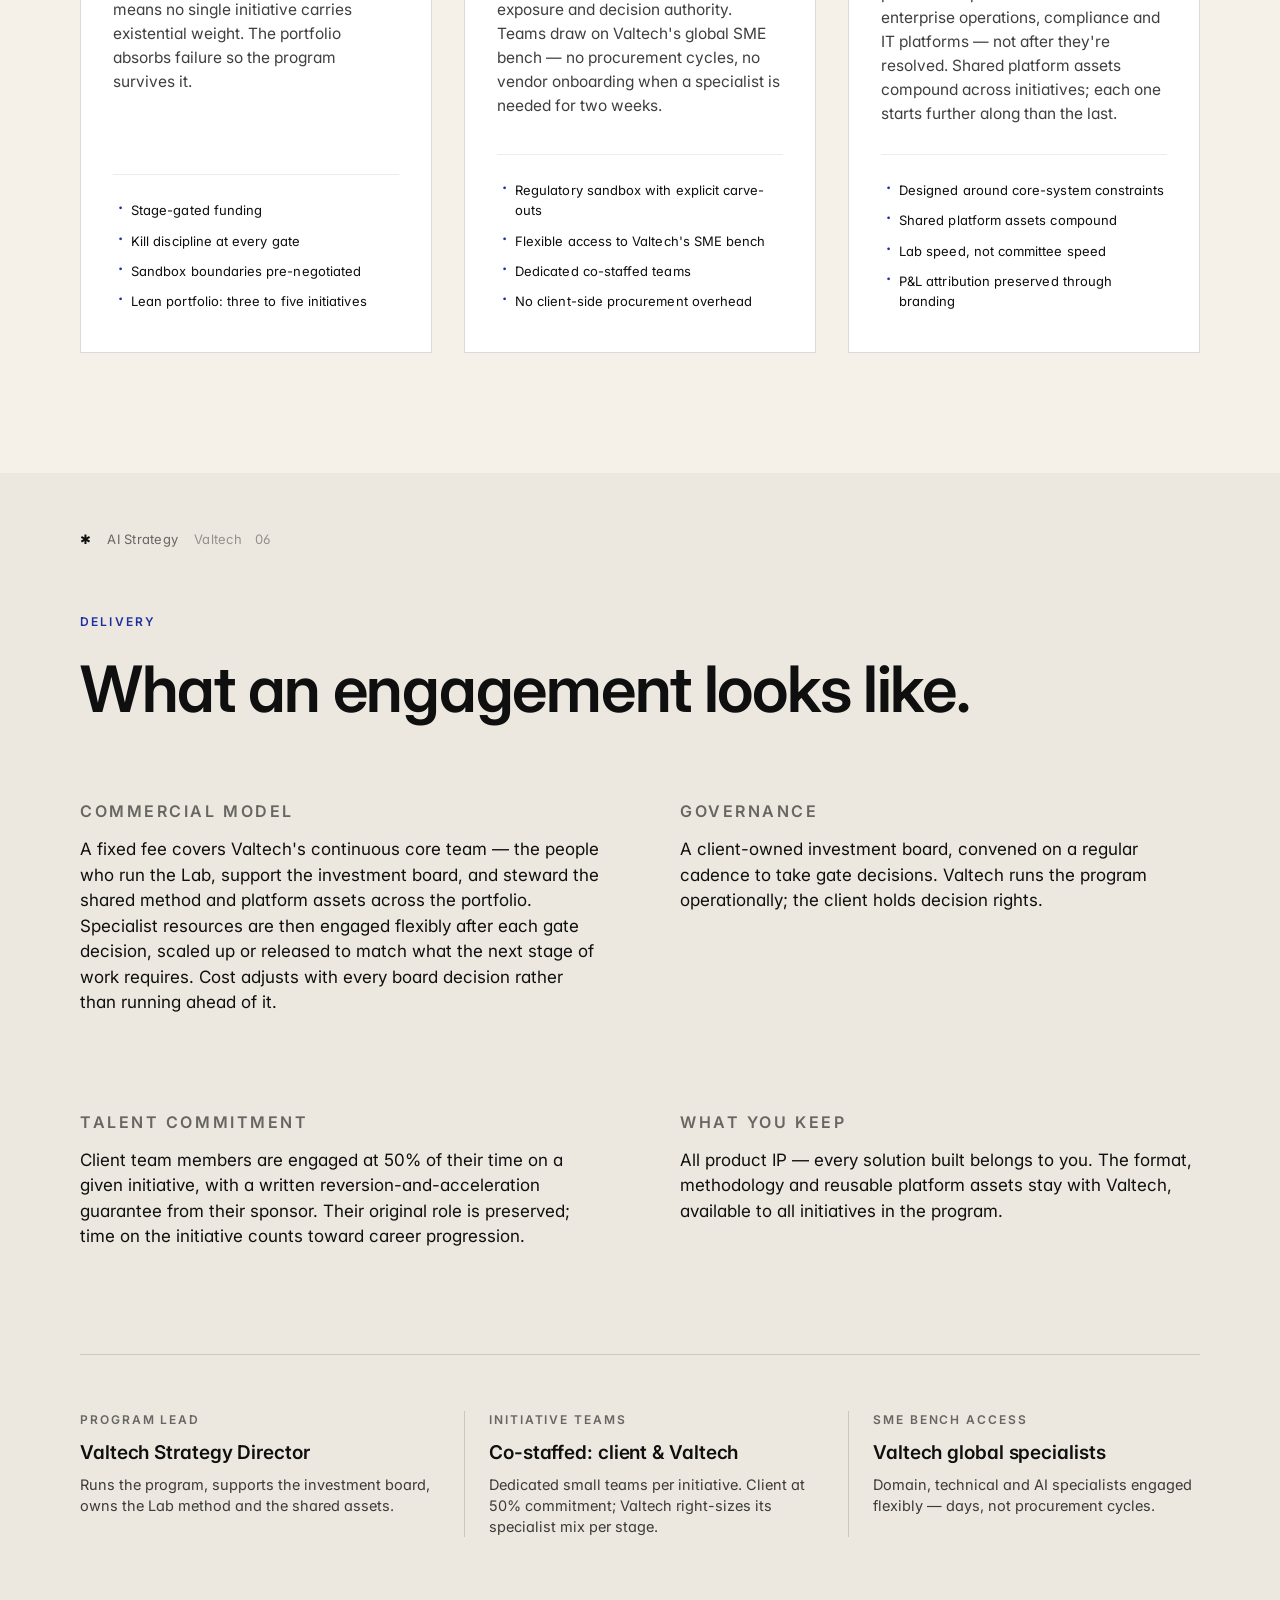
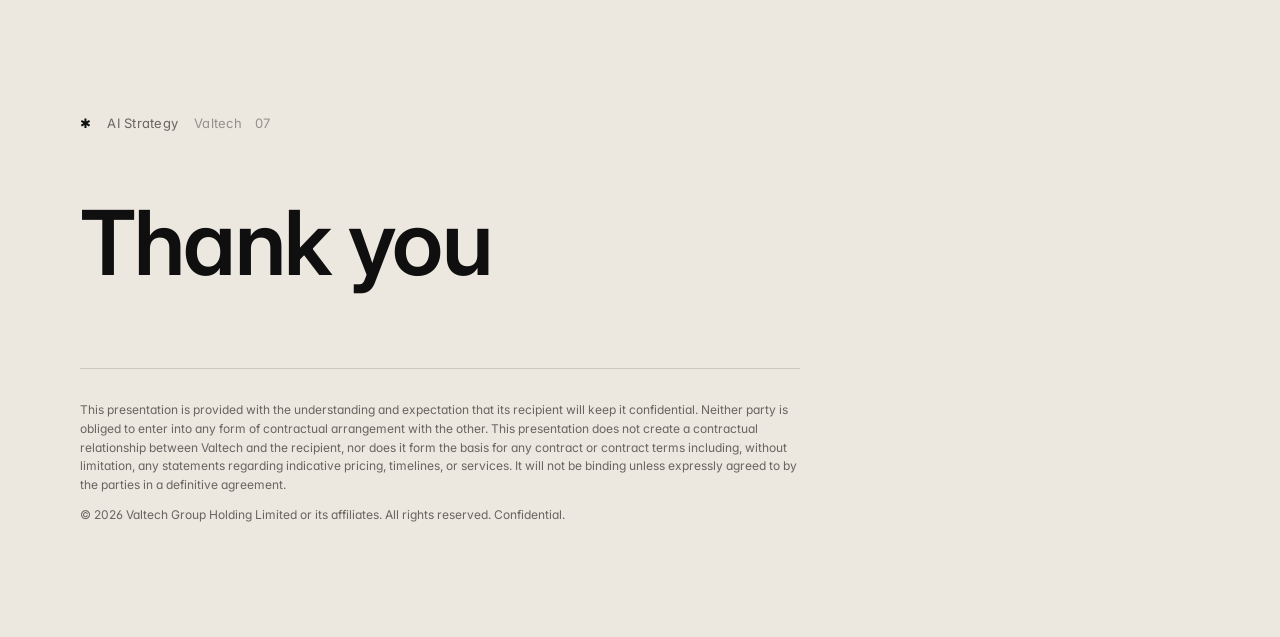
<file: pilot-to-pnl/index.html>
<!DOCTYPE html>
<html lang="en">
<head>
<meta charset="UTF-8">
<meta name="viewport" content="width=device-width, initial-scale=1.0">
<title>AI Strategy Lab — AI &amp; Partner Strategy</title>
<link rel="preconnect" href="https://fonts.googleapis.com">
<link rel="preconnect" href="https://fonts.gstatic.com" crossorigin>
<link href="https://fonts.googleapis.com/css2?family=Inter:wght@300;400;500;600;700&display=swap" rel="stylesheet">

<style>
:root {
  --cream: #EDE8DF;
  --cream-warm: #F5F1E8;
  --ink: #0F0F0F;
  --ink-80: rgba(15, 15, 15, 0.80);
  --ink-60: rgba(15, 15, 15, 0.60);
  --ink-40: rgba(15, 15, 15, 0.40);
  --ink-15: rgba(15, 15, 15, 0.15);
  --ink-08: rgba(15, 15, 15, 0.08);
  --indigo: #1E30A0;
  --spark: #9FFF4D;
  --coral: #FF5C5C;
  --max-w: 1200px;
  --prose-w: 760px;
}

* { box-sizing: border-box; margin: 0; padding: 0; }

html { scroll-behavior: smooth; }

body {
  font-family: 'Inter', -apple-system, BlinkMacSystemFont, sans-serif;
  background: var(--cream);
  color: var(--ink);
  line-height: 1.55;
  font-weight: 400;
  font-feature-settings: "ss01", "cv11";
  -webkit-font-smoothing: antialiased;
  -moz-osx-font-smoothing: grayscale;
}

a { color: inherit; text-decoration: none; }

.container { max-width: var(--max-w); margin: 0 auto; padding: 0 40px; }
.prose      { max-width: var(--prose-w); margin: 0 auto; padding: 0 40px; }

/* Top nav */
.topnav {
  padding: 28px 0;
  border-bottom: 1px solid var(--ink-08);
}
.topnav a {
  display: inline-block;
  font-size: 13px;
  letter-spacing: 0.02em;
  color: var(--ink-60);
  transition: color 0.18s ease;
}
.topnav a:hover { color: var(--indigo); }

/* Section marker */
.marker {
  font-size: 13px;
  letter-spacing: 0.02em;
  color: var(--ink-60);
  display: flex;
  align-items: center;
  gap: 16px;
  padding-top: 56px;
  margin-bottom: 64px;
}
.marker__star { color: var(--ink); font-weight: 500; }
.marker__num { color: var(--ink-40); }

/* Hero */
.hero {
  position: relative;
  min-height: 88vh;
  background: #0a0a0a;
  overflow: hidden;
  display: flex;
  flex-direction: column;
}
.hero__image {
  position: absolute; inset: 0;
  background-image: url('images/ailab_3.png');
  background-size: cover;
  background-position: center;
  opacity: 0.62;
  filter: saturate(0.85) contrast(1.05);
}
.hero__overlay {
  position: absolute; inset: 0;
  background:
    linear-gradient(180deg, rgba(10,10,10,0.45) 0%, rgba(10,10,10,0.35) 35%, rgba(10,10,10,0.78) 100%),
    linear-gradient(90deg, rgba(10,10,10,0.4) 0%, rgba(10,10,10,0) 60%);
}
.hero__top {
  position: relative;
  padding: 36px 40px 0;
  z-index: 2;
  display: flex;
  justify-content: space-between;
  align-items: center;
  color: var(--cream);
  font-size: 13px;
  letter-spacing: 0.02em;
}
.hero__top a {
  color: var(--cream);
  opacity: 0.85;
  transition: opacity 0.18s ease;
}
.hero__top a:hover { opacity: 1; }
.hero__top .right { opacity: 0.7; }

.hero__content {
  position: relative;
  z-index: 2;
  margin-top: auto;
  padding: 0 40px 80px;
  max-width: var(--max-w);
  width: 100%;
  margin-left: auto;
  margin-right: auto;
}
.hero__category {
  font-size: 12px;
  letter-spacing: 0.18em;
  text-transform: uppercase;
  color: var(--spark);
  font-weight: 500;
  margin-bottom: 28px;
}
.hero__title {
  font-size: clamp(56px, 9vw, 132px);
  line-height: 0.93;
  letter-spacing: -0.035em;
  color: var(--cream);
  font-weight: 600;
  margin-bottom: 32px;
  max-width: 14ch;
}
.hero__lede {
  font-size: clamp(18px, 1.5vw, 22px);
  line-height: 1.45;
  color: rgba(237, 232, 223, 0.88);
  max-width: 640px;
  font-weight: 400;
}
.hero__footer {
  position: relative;
  z-index: 2;
  padding: 0 40px 32px;
  max-width: var(--max-w);
  width: 100%;
  margin: 0 auto;
  color: rgba(237, 232, 223, 0.6);
  font-size: 13px;
  letter-spacing: 0.02em;
}

/* Sections */
section { padding-bottom: 120px; }
section.alt { background: var(--cream-warm); }
section.alt + section { padding-top: 0; }
section.dark { background: var(--ink); color: var(--cream); }

.section__head { margin-bottom: 56px; }
.eyebrow {
  font-size: 12px;
  letter-spacing: 0.18em;
  text-transform: uppercase;
  color: var(--indigo);
  font-weight: 600;
  margin-bottom: 24px;
}
h1, h2, h3 { font-weight: 600; letter-spacing: -0.02em; }

h2 {
  font-size: clamp(36px, 5vw, 68px);
  line-height: 1.02;
  margin-bottom: 32px;
  max-width: 18ch;
}
h2.wide { max-width: 22ch; }
h3 {
  font-size: 22px;
  line-height: 1.25;
  letter-spacing: -0.005em;
  margin-bottom: 12px;
}

p {
  font-size: 17px;
  line-height: 1.55;
  margin-bottom: 20px;
}
p:last-child { margin-bottom: 0; }
p strong { font-weight: 600; }

/* Problem section — stat block */
.statblock {
  display: grid;
  grid-template-columns: 1fr 1.4fr;
  gap: 40px;
  align-items: center;
  padding: 56px 0;
  border-top: 1px solid var(--ink-15);
  border-bottom: 1px solid var(--ink-15);
  margin: 48px 0;
}
.statblock__num {
  font-size: clamp(80px, 11vw, 144px);
  line-height: 0.9;
  letter-spacing: -0.04em;
  color: var(--coral);
  font-weight: 600;
}
.statblock__cap {
  font-size: 16px;
  line-height: 1.5;
  color: var(--ink-80);
}
.statblock__cap em {
  display: block;
  margin-top: 14px;
  font-style: normal;
  font-size: 13px;
  color: var(--ink-60);
  letter-spacing: 0.01em;
}

/* Model section */
.model-row {
  display: grid;
  grid-template-columns: 5fr 6fr;
  gap: 72px;
  align-items: center;
}
.model-row img {
  width: 100%;
  height: 100%;
  min-height: 420px;
  max-height: 540px;
  object-fit: cover;
  display: block;
}
.model__subhead {
  font-size: 22px;
  line-height: 1.3;
  color: var(--indigo);
  font-weight: 500;
  margin-bottom: 28px;
  letter-spacing: -0.005em;
}
.model__signature {
  font-size: 17px;
  font-weight: 600;
  margin-top: 32px;
  padding-top: 28px;
  border-top: 1px solid var(--ink-15);
  letter-spacing: -0.005em;
}

/* Lifecycle */
.lifecycle {
  background: #fff;
  border: 1px solid var(--ink-15);
  padding: 56px 32px 40px;
  margin-top: 24px;
  overflow-x: auto;
}
.lifecycle__svg {
  width: 100%;
  height: auto;
  min-width: 920px;
  display: block;
  margin: 0 auto;
}
.lifecycle__legend {
  display: flex;
  gap: 32px;
  margin-top: 32px;
  padding: 24px 0 0;
  border-top: 1px solid var(--ink-08);
  font-size: 13px;
  color: var(--ink-60);
  flex-wrap: wrap;
}
.lifecycle__legend span { display: inline-flex; align-items: center; gap: 10px; }
.lifecycle__legend i {
  display: inline-block;
  width: 12px;
  height: 12px;
  font-style: normal;
}
.lifecycle__legend i.go { background: var(--indigo); }
.lifecycle__legend i.park {
  background: transparent;
  border: 1.5px dashed var(--coral);
}
.lifecycle__legend i.gate {
  width: 12px; height: 12px;
  background: var(--indigo);
  transform: rotate(45deg);
}

/* Why it works — three outcomes */
.outcomes {
  display: grid;
  grid-template-columns: repeat(3, 1fr);
  gap: 32px;
  margin-top: 32px;
}
.outcome {
  background: #fff;
  border: 1px solid var(--ink-15);
  padding: 40px 32px 36px;
  display: flex;
  flex-direction: column;
}
.outcome__rule {
  width: 40px;
  height: 4px;
  background: var(--indigo);
  margin-bottom: 28px;
}
.outcome.coral .outcome__rule { background: var(--coral); }
.outcome.spark .outcome__rule { background: var(--ink); }

.outcome h3 {
  font-size: 26px;
  margin-bottom: 16px;
  letter-spacing: -0.015em;
}
.outcome p {
  font-size: 15.5px;
  line-height: 1.55;
  color: var(--ink-80);
  margin-bottom: 28px;
  flex: 1;
}
.outcome ul {
  list-style: none;
  border-top: 1px solid var(--ink-08);
  padding-top: 20px;
}
.outcome li {
  font-size: 13px;
  letter-spacing: 0.005em;
  padding: 5px 0;
  color: var(--ink);
  position: relative;
  padding-left: 18px;
}
.outcome li::before {
  content: '·';
  position: absolute;
  left: 5px;
  color: var(--indigo);
  font-weight: 700;
  font-size: 16px;
  top: 4px;
  line-height: 1;
}

/* Delivery */
.delivery-grid {
  display: grid;
  grid-template-columns: 1fr 1fr;
  gap: 48px 80px;
  margin-top: 8px;
}
.delivery-grid > div { padding: 24px 0; }
.delivery-grid h3 {
  font-size: 16px;
  letter-spacing: 0.16em;
  text-transform: uppercase;
  color: var(--ink-60);
  margin-bottom: 16px;
  font-weight: 600;
}
.delivery-grid p {
  font-size: 17px;
  line-height: 1.5;
  color: var(--ink);
}

.team-row {
  margin-top: 80px;
  padding-top: 56px;
  border-top: 1px solid var(--ink-15);
  display: grid;
  grid-template-columns: 1fr 1fr 1fr;
  gap: 32px;
}
.team-card {
  border-left: 1px solid var(--ink-15);
  padding-left: 24px;
}
.team-card:first-child { border-left: none; padding-left: 0; }
.team-card .role {
  font-size: 12px;
  letter-spacing: 0.16em;
  text-transform: uppercase;
  color: var(--ink-60);
  margin-bottom: 12px;
  font-weight: 600;
}
.team-card .who { font-size: 19px; line-height: 1.3; font-weight: 600; letter-spacing: -0.005em; margin-bottom: 8px; }
.team-card .note { font-size: 14.5px; line-height: 1.45; color: var(--ink-80); }

/* Thank you */
section.thanks { padding-bottom: 0; }
.thanks-inner { padding-bottom: 100px; }
.thanks h2 { font-size: clamp(48px, 7vw, 96px); margin-bottom: 56px; }
.thanks-legal {
  font-size: 12px;
  line-height: 1.55;
  color: var(--ink-60);
  max-width: 720px;
  margin-top: 80px;
  padding-top: 32px;
  border-top: 1px solid var(--ink-15);
}
.thanks-legal p { font-size: 12px; margin-bottom: 12px; color: var(--ink-60); }

/* Responsive */
@media (max-width: 960px) {
  .container, .prose { padding: 0 24px; }
  .hero__top, .hero__content, .hero__footer { padding-left: 24px; padding-right: 24px; }
  .model-row { grid-template-columns: 1fr; gap: 32px; }
  .model-row img { min-height: 280px; max-height: 360px; }
  .outcomes { grid-template-columns: 1fr; }
  .delivery-grid { grid-template-columns: 1fr; gap: 0; }
  .team-row { grid-template-columns: 1fr; gap: 0; }
  .team-card { border-left: none; padding-left: 0; border-top: 1px solid var(--ink-15); padding-top: 24px; margin-top: 24px; }
  .team-card:first-child { border-top: none; padding-top: 0; margin-top: 0; }
  .statblock { grid-template-columns: 1fr; gap: 24px; }
  .marker { padding-top: 40px; margin-bottom: 40px; }
  section { padding-bottom: 80px; }
}
</style>
</head>
<body>

<!-- 01 — Hero -->
<header class="hero">
  <div class="hero__image" role="presentation"></div>
  <div class="hero__overlay" role="presentation"></div>

  <div class="hero__top">
    <a href="../">✱ — Back to overview</a>
    <span class="right">03 — Extensive program</span>
  </div>

  <div class="hero__content">
    <div class="hero__category">✱ AI Strategy &nbsp; Valtech &nbsp; 01</div>
    <h1 class="hero__title">AI Strategy Lab</h1>
    <p class="hero__lede">A managed program for running AI initiatives at the pace AI actually requires — with the discipline of a portfolio and the safety of a sandbox.</p>
  </div>

  <div class="hero__footer">Valtech | AI &amp; Partner Strategy</div>
</header>


<!-- 02 — The problem -->
<section>
  <div class="prose">
    <div class="marker"><span class="marker__star">✱</span><span>AI Strategy</span><span class="marker__num">Valtech &nbsp; 02</span></div>
    <div class="eyebrow">The problem we keep watching</div>
    <h2 class="wide">Corporate innovation moves in quarters. AI moves in weeks.</h2>
    <p>Enterprises don't lack AI ambition. They lack a way to act on it. Initiatives stall waiting for a "proper data foundation" to be in place. Pilots that prove value never get past the procurement and compliance gauntlet. And when something does ship, attribution to the P&amp;L is so diluted across functions that no one can claim it worked.</p>

    <div class="statblock">
      <div class="statblock__num">95%</div>
      <div class="statblock__cap">
        of enterprise GenAI investment is delivering zero measurable P&amp;L impact — not because the technology fails, but because the operating environment doesn't let it succeed.
        <em>Source: MIT NANDA, State of AI in Business 2025.</em>
      </div>
    </div>

    <p>The answer isn't more AI strategy decks. Enterprises need a place where AI initiatives can move at the pace they actually require — outside the constraints of core operations, compliance and IT platforms — without abandoning the rigour that gets them through to scale.</p>
    <p>Waiting for a full data foundation transformation before reaping AI value is itself the most expensive choice. By the time the foundation is ready, the window has moved.</p>
  </div>
</section>


<!-- 03 — The model -->
<section class="alt">
  <div class="container">
    <div class="marker"><span class="marker__star">✱</span><span>AI Strategy</span><span class="marker__num">Valtech &nbsp; 03</span></div>

    <div class="model-row">
      <div>
        <img src="images/ailab_2.png" alt="A small team collaborating around a laptop in a modern, open work environment">
      </div>
      <div>
        <div class="eyebrow">The model</div>
        <h2>A faster, smaller, less-encumbered version of your organization.</h2>
        <p class="model__subhead">Running on your behalf. Built around your initiatives. Owned by you.</p>
        <p>AI Strategy Lab is a managed program inside your business. Each initiative is run as its own branded venture — a small, dedicated team with defined milestones, gate decisions, and KPIs calibrated to the nature of that specific initiative.</p>
        <p>The structure imports the discipline of a venture portfolio. A client-owned investment board allocates and reallocates resources across a lean portfolio of three to five initiatives. Each progresses gate by gate, or gets parked — capital freed, learning retained. Initiatives that cross all gates land back inside the core organization with proven economics and P&amp;L attribution intact.</p>
        <p class="model__signature">Valtech runs the program. You own everything we build.</p>
      </div>
    </div>
  </div>
</section>


<!-- 04 — Lifecycle -->
<section>
  <div class="container">
    <div class="marker"><span class="marker__star">✱</span><span>AI Strategy</span><span class="marker__num">Valtech &nbsp; 04</span></div>

    <div class="prose" style="padding: 0; max-width: var(--prose-w);">
      <div class="eyebrow">How it works</div>
      <h2 class="wide">Four stages. Three gates. One decision rule.</h2>
      <p>Each initiative moves through four stages, with a gate decision at every transition: proceed, refine, or park. Decisions are made by your investment board against milestone-specific KPIs — process measures early, leading indicators mid-cycle, lagging P&amp;L indicators only at the scale gate.</p>
      <p><strong>Park is not failure.</strong> It's freed capital and retained learning, kept available to the portfolio.</p>
    </div>

    <div class="lifecycle">
      <svg class="lifecycle__svg" viewBox="0 0 1200 480" xmlns="http://www.w3.org/2000/svg" role="img" aria-labelledby="lifecycle-title lifecycle-desc">
        <title id="lifecycle-title">AI Strategy Lab lifecycle</title>
        <desc id="lifecycle-desc">Four stages — Discovery, Sandbox, Pilot and Scale — separated by three gate decisions. Each gate can route the initiative forward or park it.</desc>

        <!-- Header -->
        <text x="600" y="36" text-anchor="middle" fill="#1E30A0" font-family="Inter, sans-serif" font-size="11" font-weight="600" letter-spacing="2">PORTFOLIO LIFECYCLE</text>

        <!-- Main backbone line -->
        <line x1="195" y1="200" x2="1005" y2="200" stroke="#1E30A0" stroke-width="1.5"/>

        <!-- STAGE 1: DISCOVERY -->
        <g>
          <rect x="105" y="135" width="180" height="130" fill="#EDE8DF" stroke="#0F0F0F" stroke-width="1"/>
          <text x="120" y="160" fill="#1E30A0" font-family="Inter, sans-serif" font-size="10" font-weight="600" letter-spacing="1.6">01 — STAGE</text>
          <text x="120" y="192" fill="#0F0F0F" font-family="Inter, sans-serif" font-size="22" font-weight="600" letter-spacing="-0.5">Discovery</text>
          <text x="120" y="220" fill="#0F0F0F" font-family="Inter, sans-serif" font-size="12.5">Frame the problem.</text>
          <text x="120" y="238" fill="#0F0F0F" font-family="Inter, sans-serif" font-size="12.5">Validate the value</text>
          <text x="120" y="256" fill="#0F0F0F" font-family="Inter, sans-serif" font-size="12.5">proposition.</text>
          <text x="120" y="290" fill="rgba(15,15,15,0.5)" font-family="Inter, sans-serif" font-size="10" font-weight="600" letter-spacing="1.4">PROCESS KPIs</text>
        </g>

        <!-- GATE 1 -->
        <g>
          <text x="330" y="115" text-anchor="middle" fill="#1E30A0" font-family="Inter, sans-serif" font-size="10" font-weight="600" letter-spacing="1.4">DECISION</text>
          <polygon points="330,180 358,200 330,220 302,200" fill="#1E30A0"/>
          <text x="330" y="204" text-anchor="middle" fill="#FFFFFF" font-family="Inter, sans-serif" font-size="11" font-weight="600">G1</text>
        </g>

        <!-- Park path from Gate 1 -->
        <g>
          <line x1="330" y1="220" x2="330" y2="335" stroke="#FF5C5C" stroke-width="1.5" stroke-dasharray="4 4"/>
          <rect x="265" y="335" width="130" height="56" fill="#FFFFFF" stroke="#FF5C5C" stroke-width="1.5" stroke-dasharray="4 4"/>
          <text x="330" y="358" text-anchor="middle" fill="#FF5C5C" font-family="Inter, sans-serif" font-size="11.5" font-weight="600" letter-spacing="0.5">PARK</text>
          <text x="330" y="375" text-anchor="middle" fill="rgba(15,15,15,0.5)" font-family="Inter, sans-serif" font-size="10.5">Learning retained</text>
        </g>

        <!-- STAGE 2: SANDBOX -->
        <g>
          <rect x="375" y="135" width="180" height="130" fill="#EDE8DF" stroke="#0F0F0F" stroke-width="1"/>
          <text x="390" y="160" fill="#1E30A0" font-family="Inter, sans-serif" font-size="10" font-weight="600" letter-spacing="1.6">02 — STAGE</text>
          <text x="390" y="192" fill="#0F0F0F" font-family="Inter, sans-serif" font-size="22" font-weight="600" letter-spacing="-0.5">Sandbox</text>
          <text x="390" y="220" fill="#0F0F0F" font-family="Inter, sans-serif" font-size="12.5">Build prototype.</text>
          <text x="390" y="238" fill="#0F0F0F" font-family="Inter, sans-serif" font-size="12.5">Test boundaries.</text>
          <text x="390" y="256" fill="#0F0F0F" font-family="Inter, sans-serif" font-size="12.5">Prove feasibility.</text>
          <text x="390" y="290" fill="rgba(15,15,15,0.5)" font-family="Inter, sans-serif" font-size="10" font-weight="600" letter-spacing="1.4">PROCESS + LEADING</text>
        </g>

        <!-- GATE 2 -->
        <g>
          <text x="600" y="115" text-anchor="middle" fill="#1E30A0" font-family="Inter, sans-serif" font-size="10" font-weight="600" letter-spacing="1.4">DECISION</text>
          <polygon points="600,180 628,200 600,220 572,200" fill="#1E30A0"/>
          <text x="600" y="204" text-anchor="middle" fill="#FFFFFF" font-family="Inter, sans-serif" font-size="11" font-weight="600">G2</text>
        </g>

        <!-- Park path from Gate 2 -->
        <g>
          <line x1="600" y1="220" x2="600" y2="335" stroke="#FF5C5C" stroke-width="1.5" stroke-dasharray="4 4"/>
          <rect x="535" y="335" width="130" height="56" fill="#FFFFFF" stroke="#FF5C5C" stroke-width="1.5" stroke-dasharray="4 4"/>
          <text x="600" y="358" text-anchor="middle" fill="#FF5C5C" font-family="Inter, sans-serif" font-size="11.5" font-weight="600" letter-spacing="0.5">PARK</text>
          <text x="600" y="375" text-anchor="middle" fill="rgba(15,15,15,0.5)" font-family="Inter, sans-serif" font-size="10.5">Learning retained</text>
        </g>

        <!-- STAGE 3: PILOT -->
        <g>
          <rect x="645" y="135" width="180" height="130" fill="#EDE8DF" stroke="#0F0F0F" stroke-width="1"/>
          <text x="660" y="160" fill="#1E30A0" font-family="Inter, sans-serif" font-size="10" font-weight="600" letter-spacing="1.6">03 — STAGE</text>
          <text x="660" y="192" fill="#0F0F0F" font-family="Inter, sans-serif" font-size="22" font-weight="600" letter-spacing="-0.5">Pilot</text>
          <text x="660" y="220" fill="#0F0F0F" font-family="Inter, sans-serif" font-size="12.5">Run live with users.</text>
          <text x="660" y="238" fill="#0F0F0F" font-family="Inter, sans-serif" font-size="12.5">Measure adoption.</text>
          <text x="660" y="256" fill="#0F0F0F" font-family="Inter, sans-serif" font-size="12.5">Refine the model.</text>
          <text x="660" y="290" fill="rgba(15,15,15,0.5)" font-family="Inter, sans-serif" font-size="10" font-weight="600" letter-spacing="1.4">LEADING KPIs</text>
        </g>

        <!-- GATE 3 -->
        <g>
          <text x="870" y="115" text-anchor="middle" fill="#1E30A0" font-family="Inter, sans-serif" font-size="10" font-weight="600" letter-spacing="1.4">DECISION</text>
          <polygon points="870,180 898,200 870,220 842,200" fill="#1E30A0"/>
          <text x="870" y="204" text-anchor="middle" fill="#FFFFFF" font-family="Inter, sans-serif" font-size="11" font-weight="600">G3</text>
        </g>

        <!-- Park path from Gate 3 -->
        <g>
          <line x1="870" y1="220" x2="870" y2="335" stroke="#FF5C5C" stroke-width="1.5" stroke-dasharray="4 4"/>
          <rect x="805" y="335" width="130" height="56" fill="#FFFFFF" stroke="#FF5C5C" stroke-width="1.5" stroke-dasharray="4 4"/>
          <text x="870" y="358" text-anchor="middle" fill="#FF5C5C" font-family="Inter, sans-serif" font-size="11.5" font-weight="600" letter-spacing="0.5">PARK</text>
          <text x="870" y="375" text-anchor="middle" fill="rgba(15,15,15,0.5)" font-family="Inter, sans-serif" font-size="10.5">Learning retained</text>
        </g>

        <!-- STAGE 4: SCALE -->
        <g>
          <rect x="915" y="135" width="180" height="130" fill="#EDE8DF" stroke="#1E30A0" stroke-width="2.5"/>
          <text x="930" y="160" fill="#1E30A0" font-family="Inter, sans-serif" font-size="10" font-weight="600" letter-spacing="1.6">04 — STAGE</text>
          <text x="930" y="192" fill="#0F0F0F" font-family="Inter, sans-serif" font-size="22" font-weight="600" letter-spacing="-0.5">Scale</text>
          <text x="930" y="220" fill="#0F0F0F" font-family="Inter, sans-serif" font-size="12.5">Hand back to core.</text>
          <text x="930" y="238" fill="#0F0F0F" font-family="Inter, sans-serif" font-size="12.5">P&amp;L attribution</text>
          <text x="930" y="256" fill="#0F0F0F" font-family="Inter, sans-serif" font-size="12.5">intact.</text>
          <text x="930" y="290" fill="rgba(15,15,15,0.5)" font-family="Inter, sans-serif" font-size="10" font-weight="600" letter-spacing="1.4">LAGGING P&amp;L KPIs</text>
        </g>

        <!-- Track labels -->
        <text x="105" y="370" fill="rgba(15,15,15,0.4)" font-family="Inter, sans-serif" font-size="10" font-weight="600" letter-spacing="1.4">PARK TRACK</text>
        <line x1="105" y1="380" x2="180" y2="380" stroke="rgba(15,15,15,0.15)" stroke-width="1"/>
        <text x="105" y="100" fill="rgba(15,15,15,0.4)" font-family="Inter, sans-serif" font-size="10" font-weight="600" letter-spacing="1.4">FORWARD TRACK</text>
        <line x1="105" y1="108" x2="200" y2="108" stroke="rgba(15,15,15,0.15)" stroke-width="1"/>

        <!-- Sandbox boundary annotation -->
        <g>
          <line x1="195" y1="425" x2="825" y2="425" stroke="#0F0F0F" stroke-width="1"/>
          <line x1="195" y1="421" x2="195" y2="429" stroke="#0F0F0F" stroke-width="1"/>
          <line x1="825" y1="421" x2="825" y2="429" stroke="#0F0F0F" stroke-width="1"/>
          <text x="510" y="445" text-anchor="middle" fill="#0F0F0F" font-family="Inter, sans-serif" font-size="11" font-weight="600" letter-spacing="1.2">REGULATORY SANDBOX</text>
          <text x="510" y="461" text-anchor="middle" fill="rgba(15,15,15,0.55)" font-family="Inter, sans-serif" font-size="10.5">Pre-negotiated carve-outs for data scope, customer exposure, decision authority</text>
        </g>
      </svg>

      <div class="lifecycle__legend">
        <span><i class="go"></i>Forward path (proceed)</span>
        <span><i class="park"></i>Park (freed capital, retained learning)</span>
        <span><i class="gate"></i>Gate decision by investment board</span>
      </div>
    </div>
  </div>
</section>


<!-- 05 — Why it works -->
<section class="alt">
  <div class="container">
    <div class="marker"><span class="marker__star">✱</span><span>AI Strategy</span><span class="marker__num">Valtech &nbsp; 05</span></div>

    <div class="section__head">
      <div class="eyebrow">Why it works</div>
      <h2 class="wide">Three outcomes the standard AI program can't deliver.</h2>
    </div>

    <div class="outcomes">
      <article class="outcome">
        <div class="outcome__rule"></div>
        <h3>Mitigate risk</h3>
        <p>You commit small, learn fast, and kill discipline is built into the model — not retrofitted after the fact. Tiered funding means no single initiative carries existential weight. The portfolio absorbs failure so the program survives it.</p>
        <ul>
          <li>Stage-gated funding</li>
          <li>Kill discipline at every gate</li>
          <li>Sandbox boundaries pre-negotiated</li>
          <li>Lean portfolio: three to five initiatives</li>
        </ul>
      </article>

      <article class="outcome">
        <div class="outcome__rule"></div>
        <h3>Move fast</h3>
        <p>Initiatives operate inside a pre-negotiated regulatory sandbox with explicit carve-outs for data, customer exposure and decision authority. Teams draw on Valtech's global SME bench — no procurement cycles, no vendor onboarding when a specialist is needed for two weeks.</p>
        <ul>
          <li>Regulatory sandbox with explicit carve-outs</li>
          <li>Flexible access to Valtech's SME bench</li>
          <li>Dedicated co-staffed teams</li>
          <li>No client-side procurement overhead</li>
        </ul>
      </article>

      <article class="outcome">
        <div class="outcome__rule"></div>
        <h3>Scale what wouldn't otherwise scale</h3>
        <p>The Lab is built to make AI initiatives possible <em>despite</em> the constraints of core enterprise operations, compliance and IT platforms — not after they're resolved. Shared platform assets compound across initiatives; each one starts further along than the last.</p>
        <ul>
          <li>Designed around core-system constraints</li>
          <li>Shared platform assets compound</li>
          <li>Lab speed, not committee speed</li>
          <li>P&amp;L attribution preserved through branding</li>
        </ul>
      </article>
    </div>
  </div>
</section>


<!-- 06 — Delivery -->
<section>
  <div class="container">
    <div class="marker"><span class="marker__star">✱</span><span>AI Strategy</span><span class="marker__num">Valtech &nbsp; 06</span></div>

    <div class="section__head">
      <div class="eyebrow">Delivery</div>
      <h2 class="wide">What an engagement looks like.</h2>
    </div>

    <div class="delivery-grid">
      <div>
        <h3>Commercial model</h3>
        <p>A fixed fee covers Valtech's continuous core team — the people who run the Lab, support the investment board, and steward the shared method and platform assets across the portfolio. Specialist resources are then engaged flexibly after each gate decision, scaled up or released to match what the next stage of work requires. Cost adjusts with every board decision rather than running ahead of it.</p>
      </div>
      <div>
        <h3>Governance</h3>
        <p>A client-owned investment board, convened on a regular cadence to take gate decisions. Valtech runs the program operationally; the client holds decision rights.</p>
      </div>
      <div>
        <h3>Talent commitment</h3>
        <p>Client team members are engaged at 50% of their time on a given initiative, with a written reversion-and-acceleration guarantee from their sponsor. Their original role is preserved; time on the initiative counts toward career progression.</p>
      </div>
      <div>
        <h3>What you keep</h3>
        <p>All product IP — every solution built belongs to you. The format, methodology and reusable platform assets stay with Valtech, available to all initiatives in the program.</p>
      </div>
    </div>

    <div class="team-row">
      <div class="team-card">
        <div class="role">Program Lead</div>
        <div class="who">Valtech Strategy Director</div>
        <div class="note">Runs the program, supports the investment board, owns the Lab method and the shared assets.</div>
      </div>
      <div class="team-card">
        <div class="role">Initiative Teams</div>
        <div class="who">Co-staffed: client &amp; Valtech</div>
        <div class="note">Dedicated small teams per initiative. Client at 50% commitment; Valtech right-sizes its specialist mix per stage.</div>
      </div>
      <div class="team-card">
        <div class="role">SME Bench Access</div>
        <div class="who">Valtech global specialists</div>
        <div class="note">Domain, technical and AI specialists engaged flexibly — days, not procurement cycles.</div>
      </div>
    </div>
  </div>
</section>


<!-- 07 — Thank you -->
<section class="thanks">
  <div class="container">
    <div class="marker"><span class="marker__star">✱</span><span>AI Strategy</span><span class="marker__num">Valtech &nbsp; 07</span></div>

    <div class="thanks-inner">
      <h2>Thank you</h2>

      <div class="thanks-legal">
        <p>This presentation is provided with the understanding and expectation that its recipient will keep it confidential. Neither party is obliged to enter into any form of contractual arrangement with the other. This presentation does not create a contractual relationship between Valtech and the recipient, nor does it form the basis for any contract or contract terms including, without limitation, any statements regarding indicative pricing, timelines, or services. It will not be binding unless expressly agreed to by the parties in a definitive agreement.</p>
        <p>© 2026 Valtech Group Holding Limited or its affiliates. All rights reserved. Confidential.</p>
      </div>
    </div>
  </div>
</section>

</body>
</html>
</file>
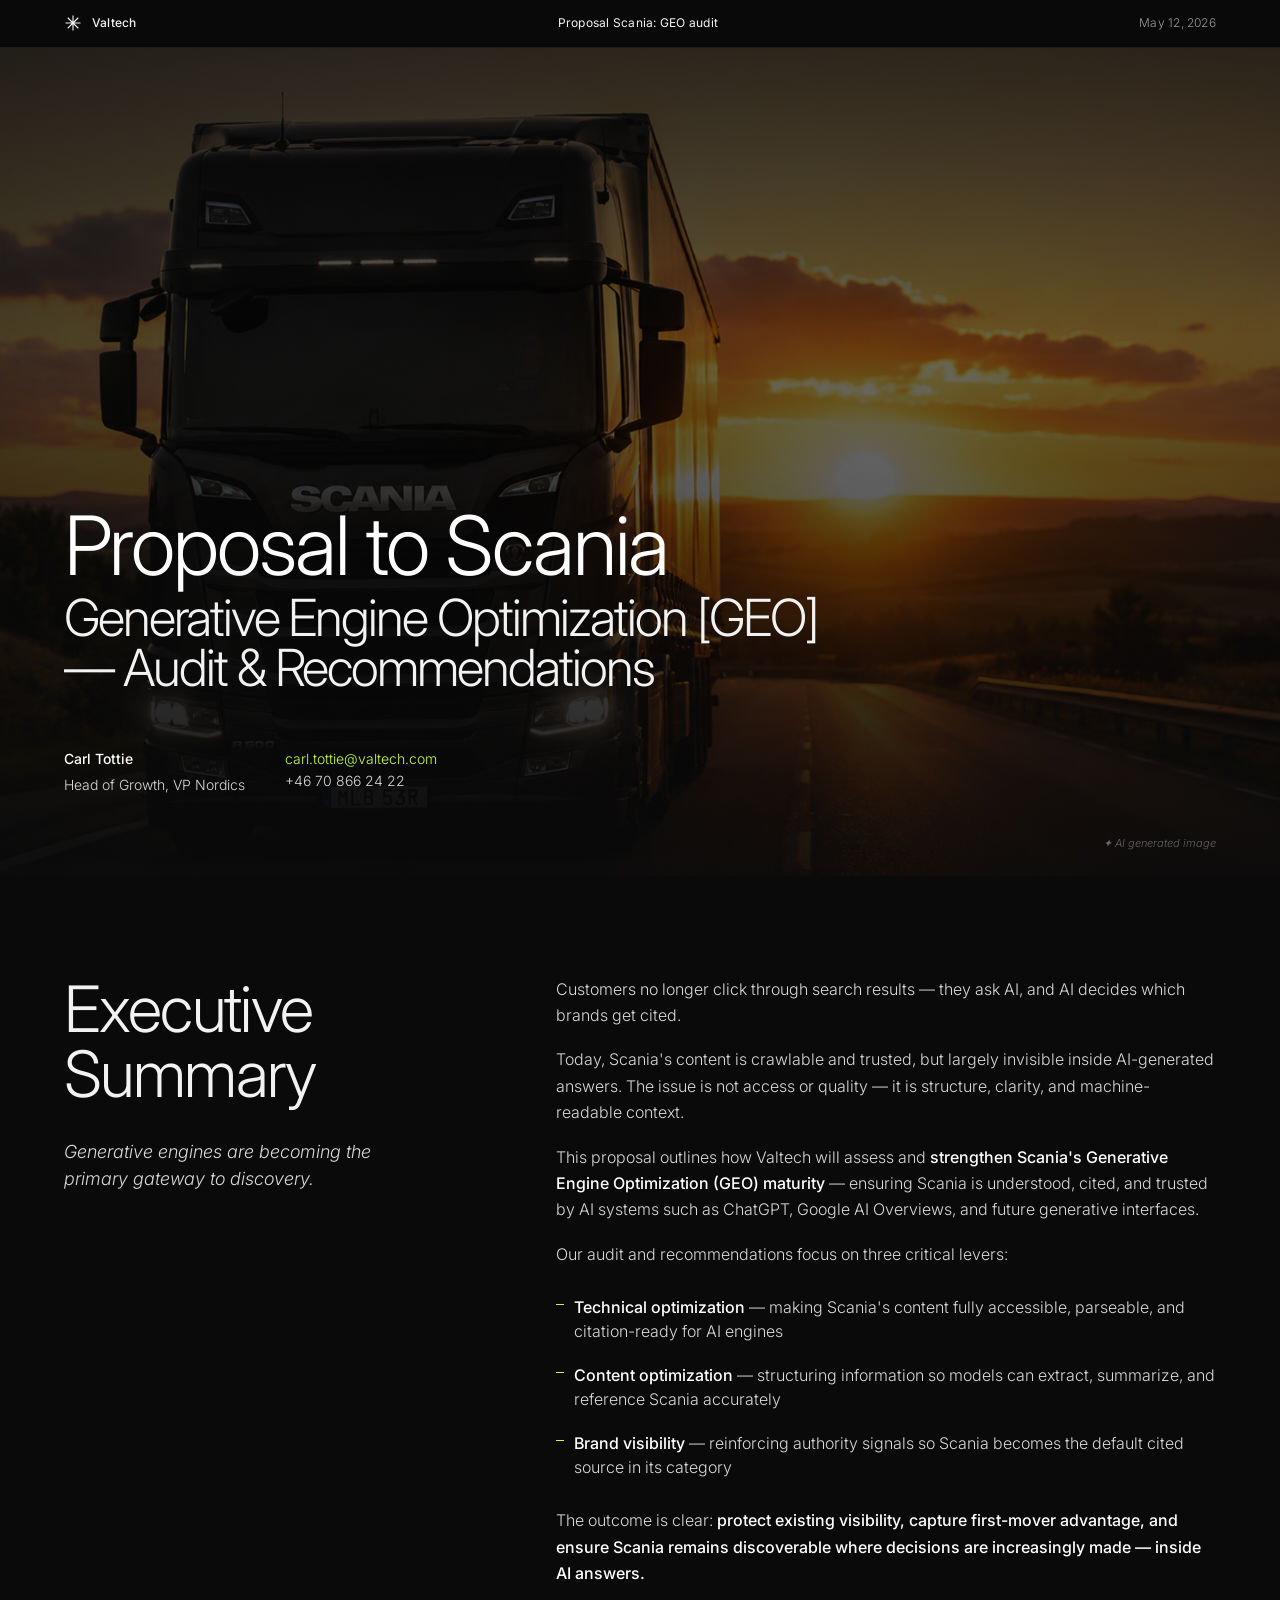
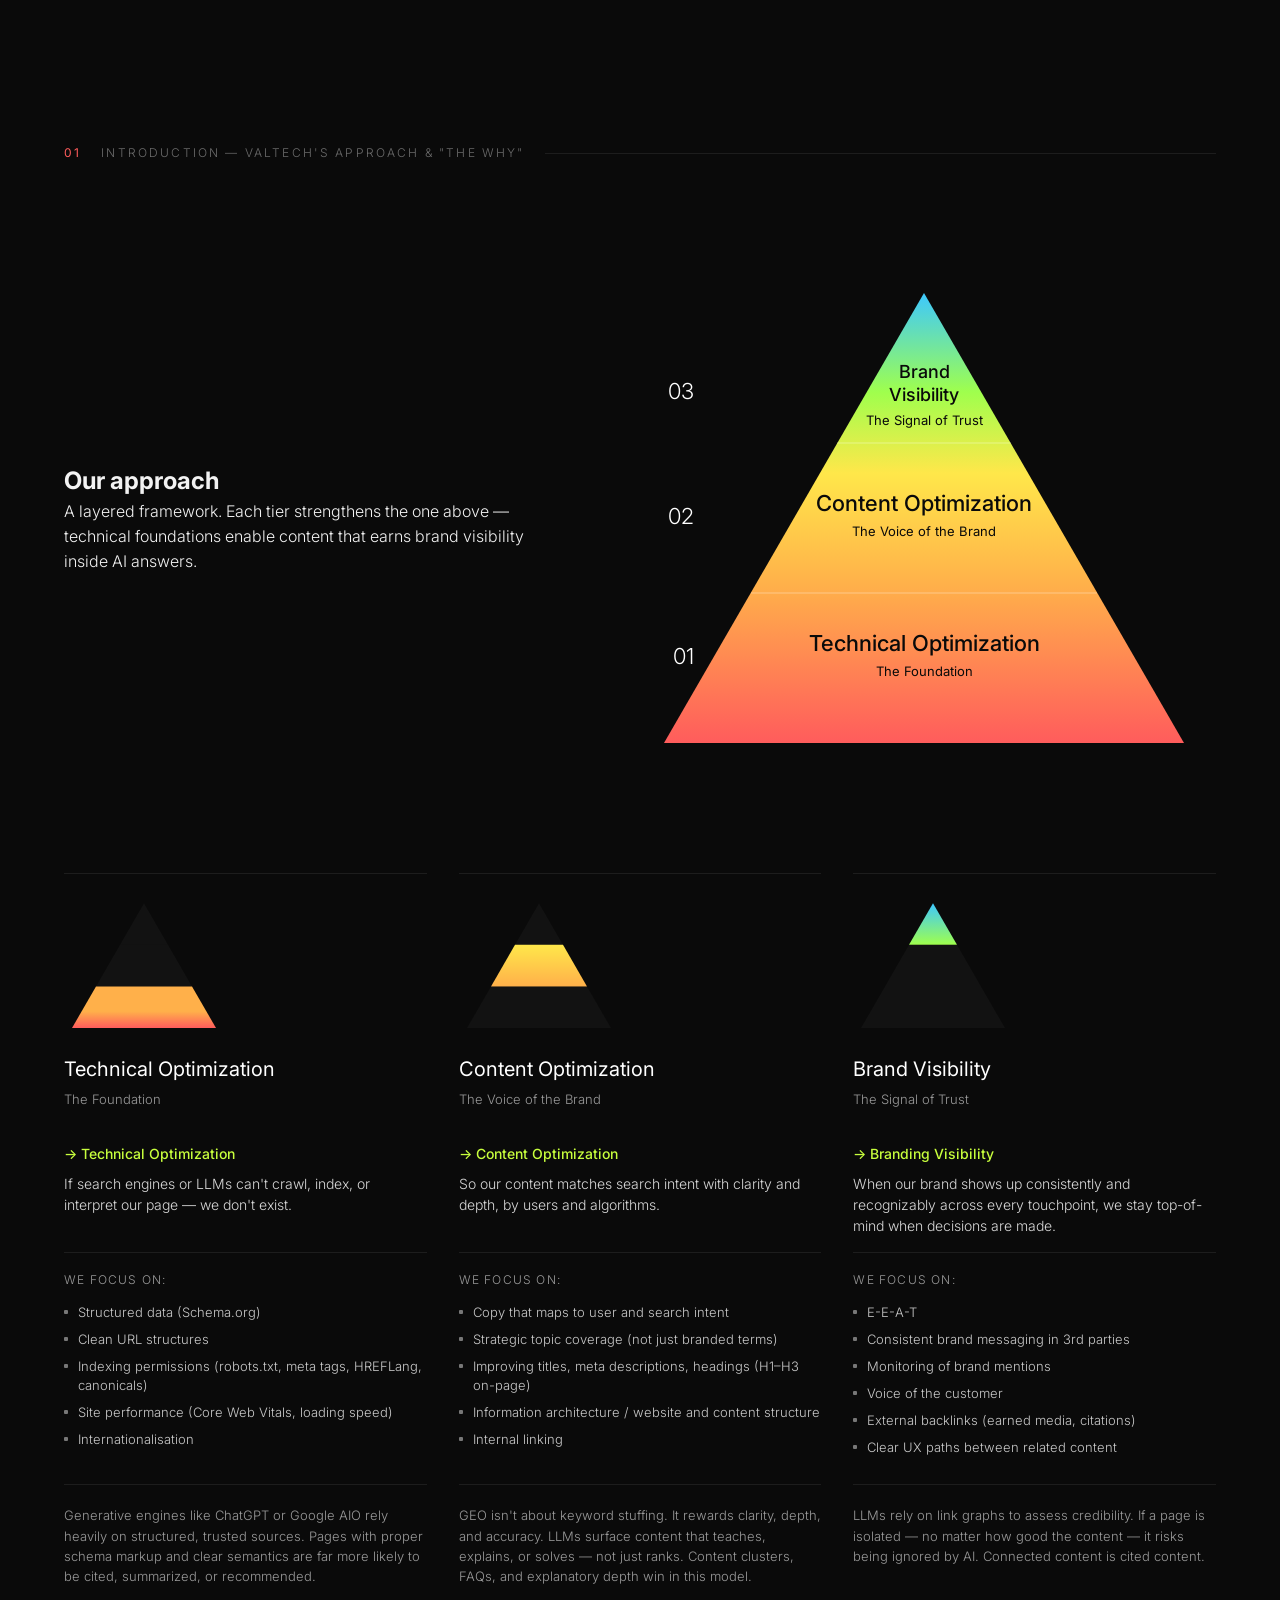
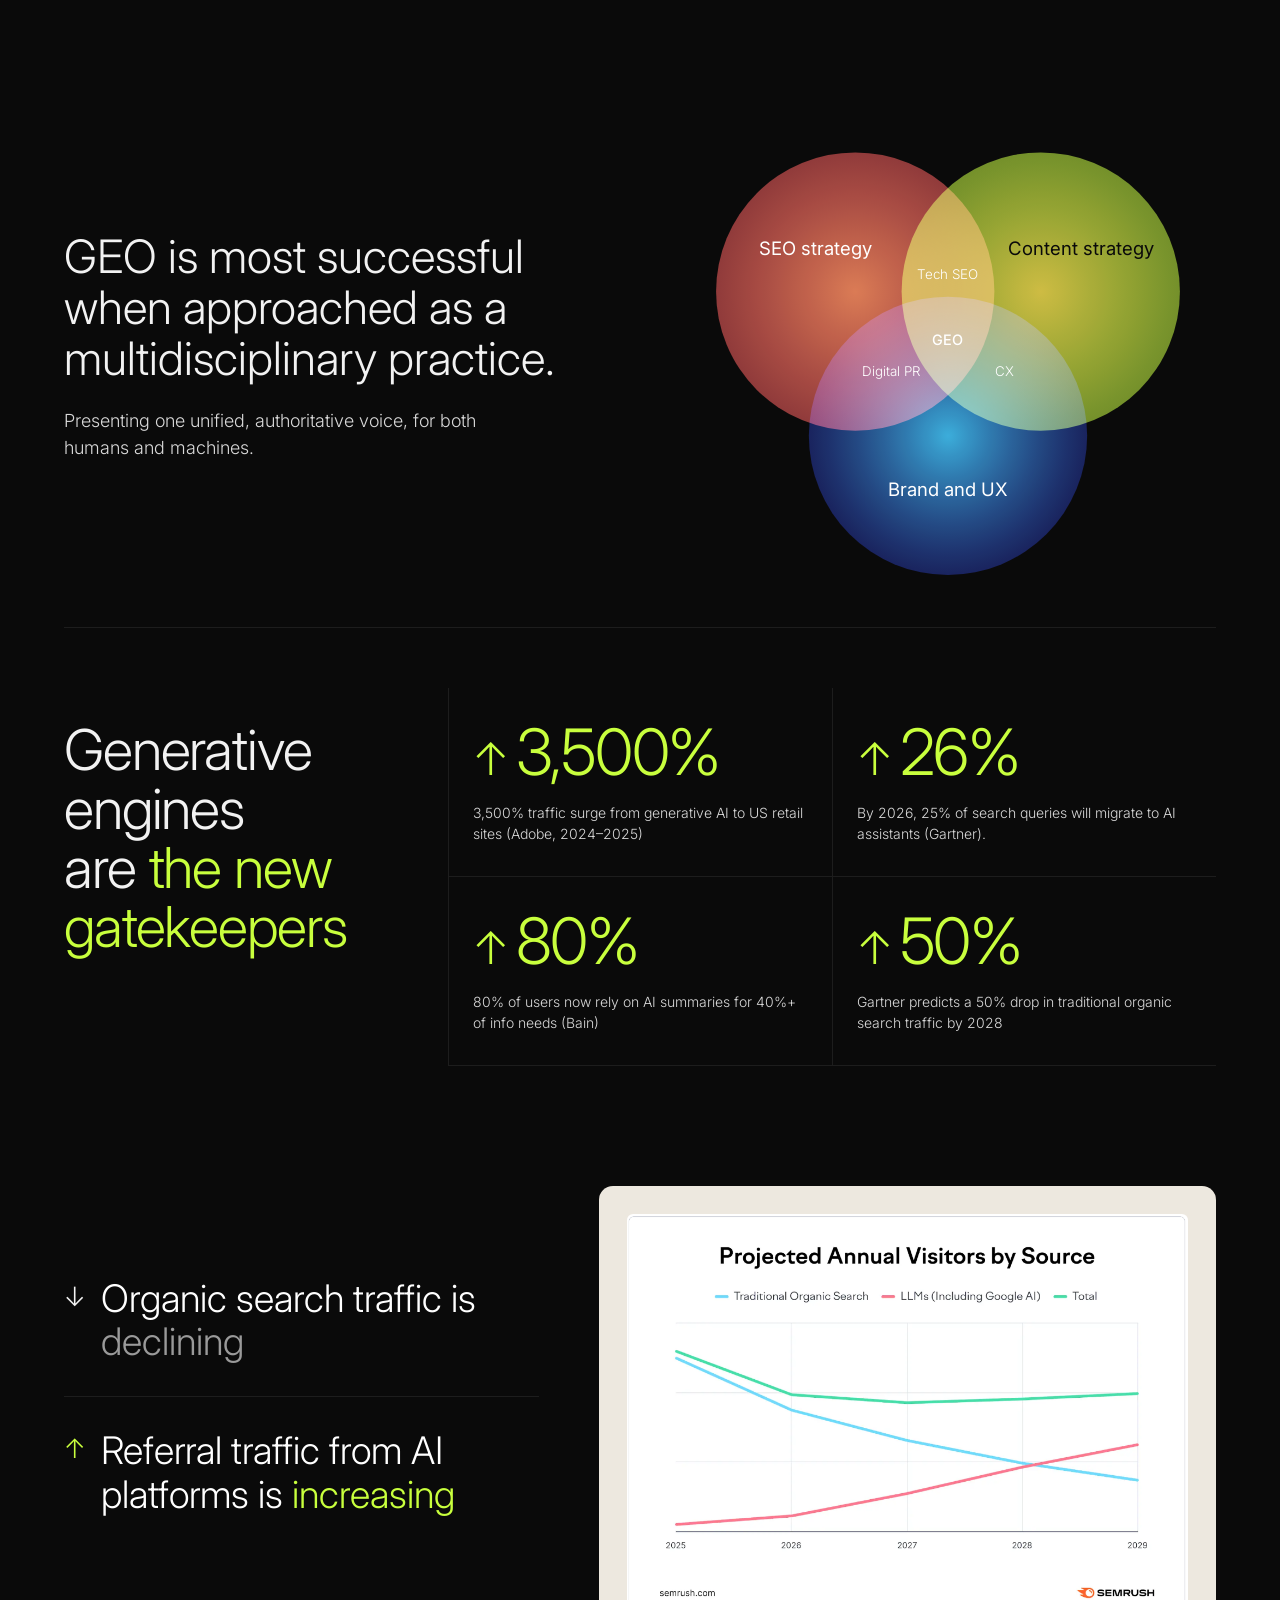
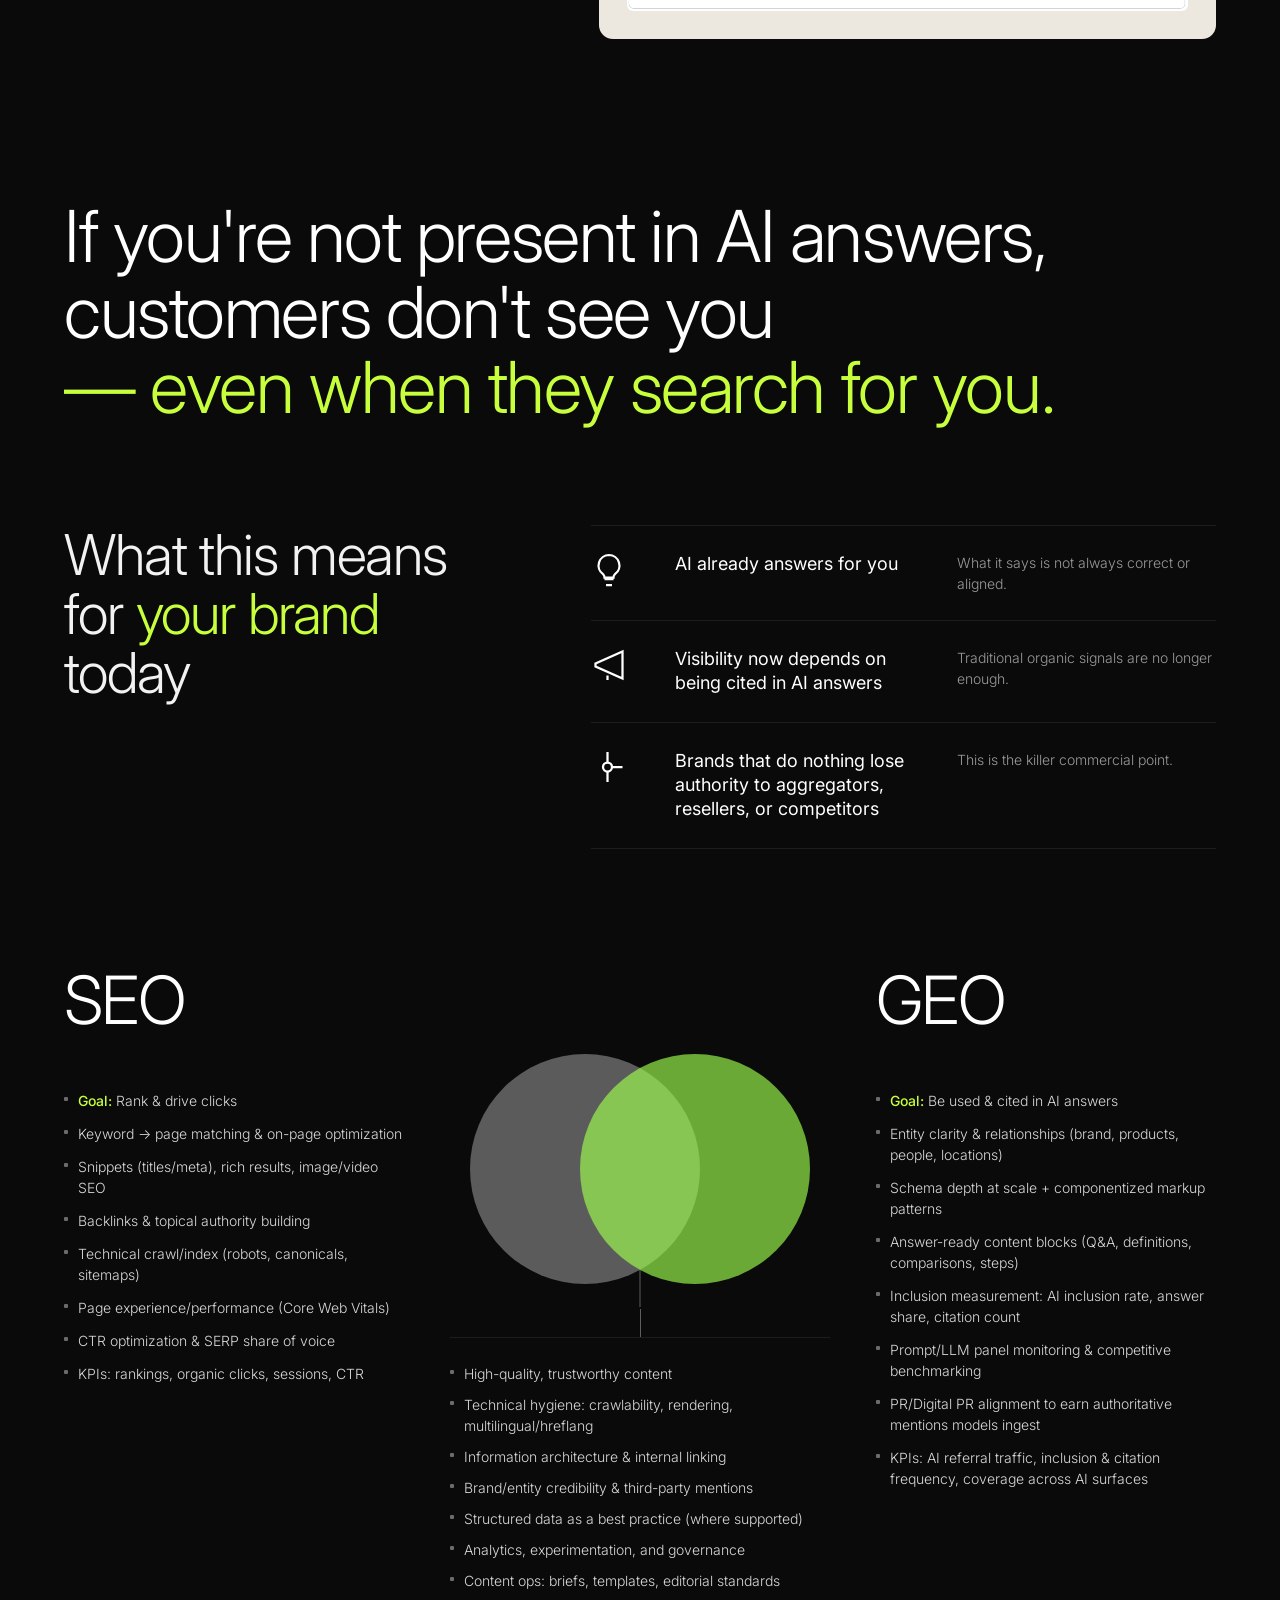
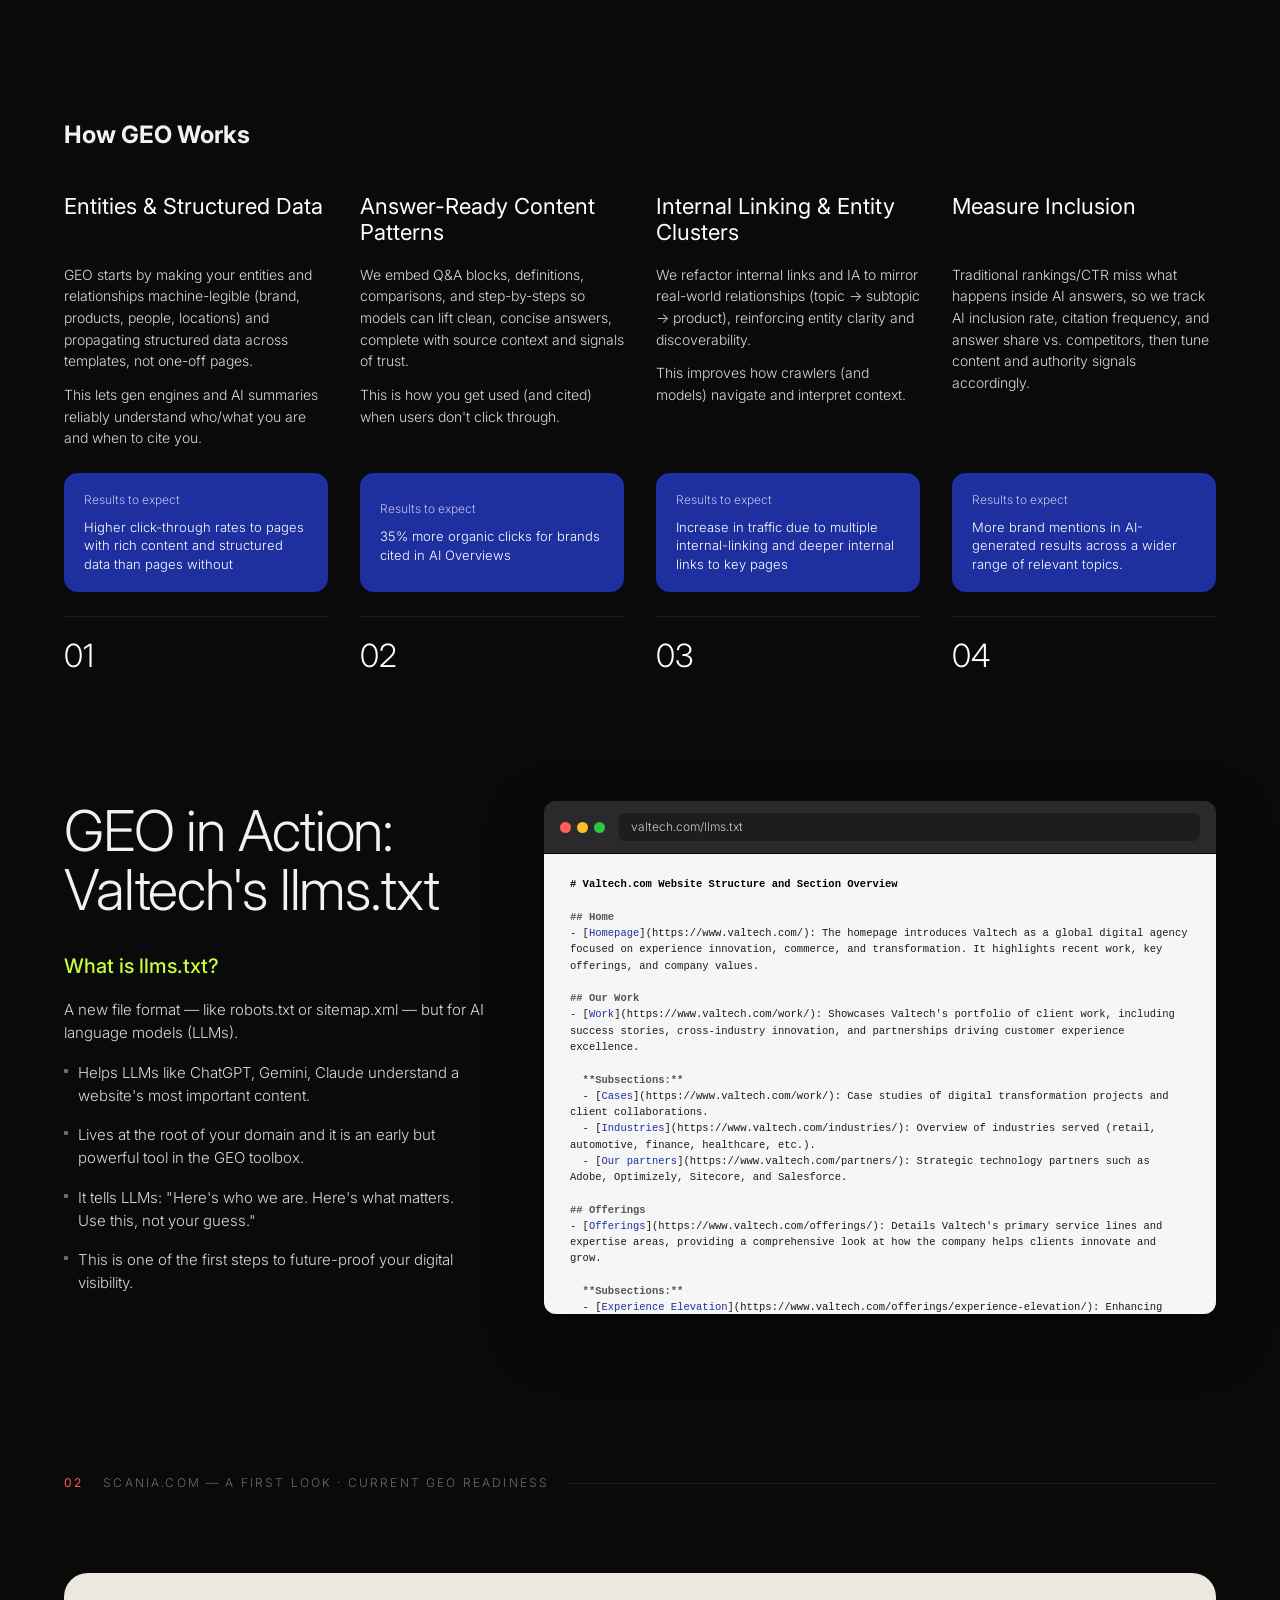
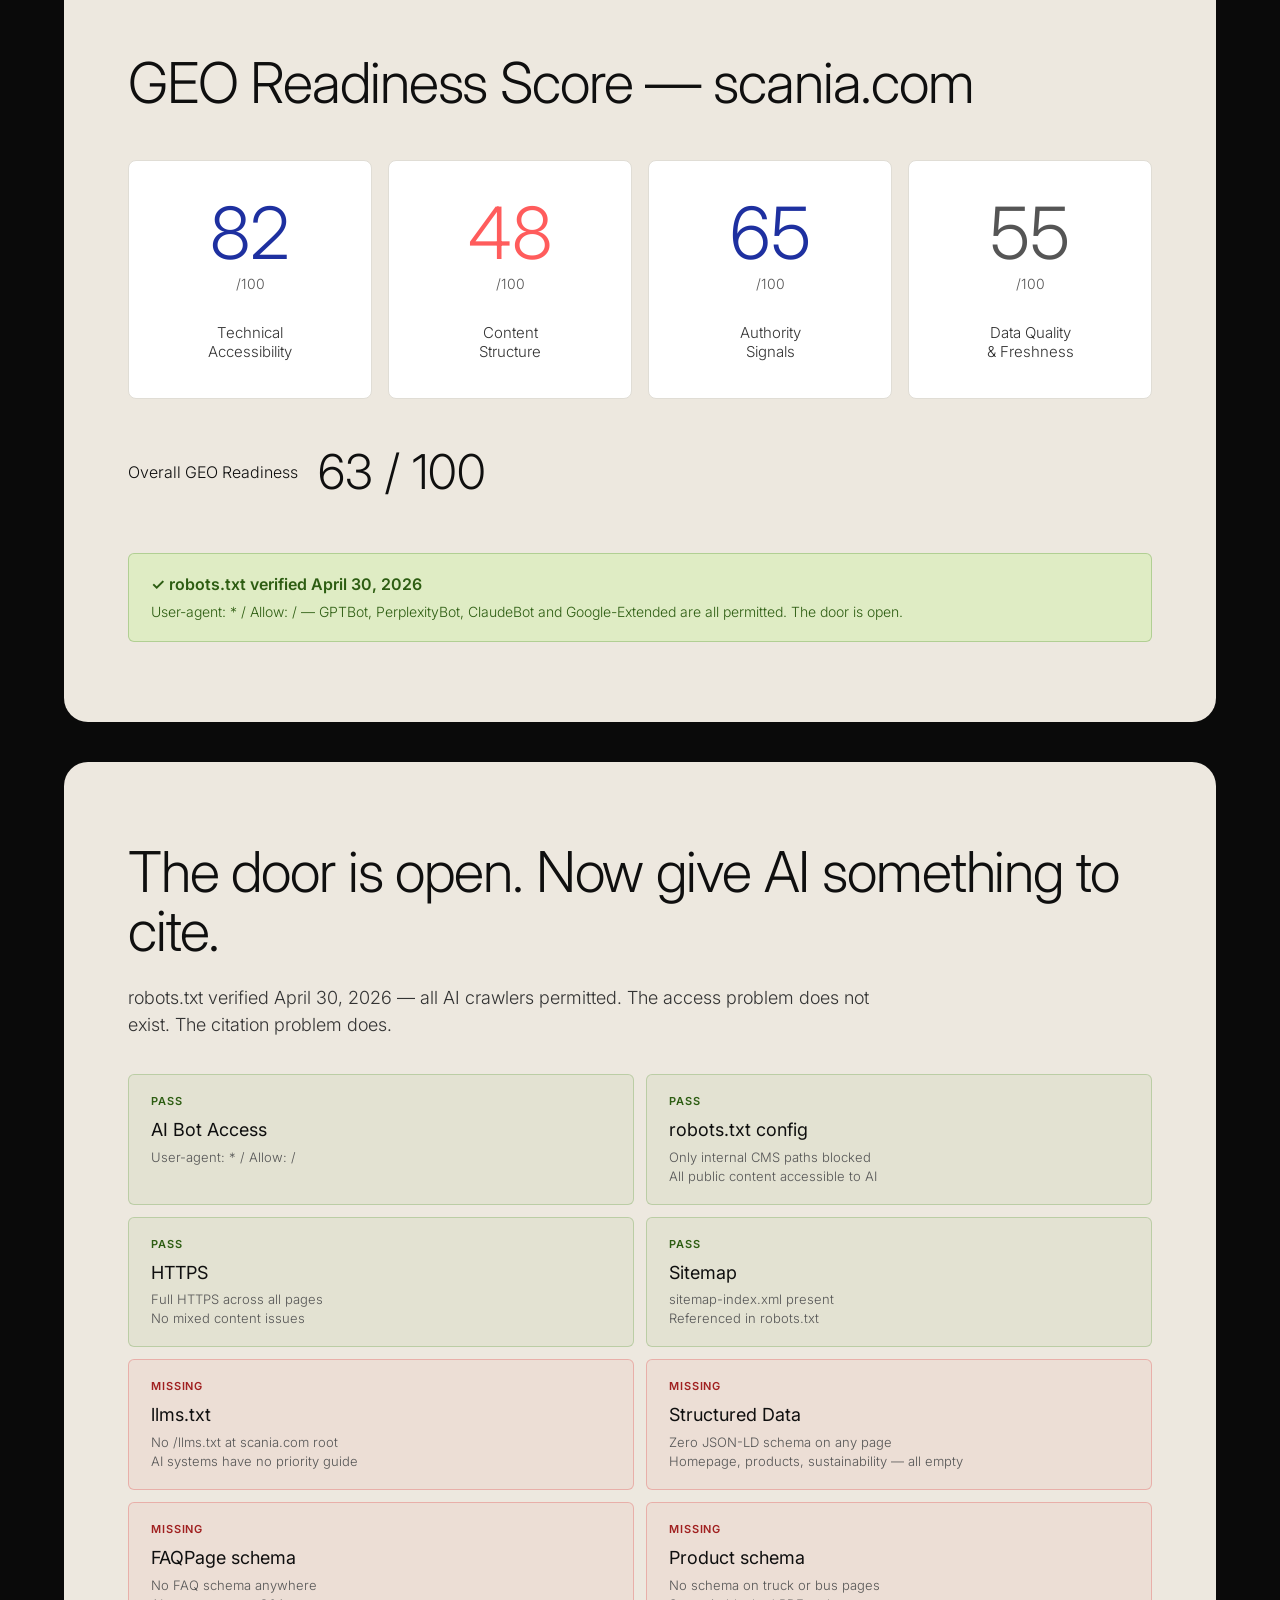
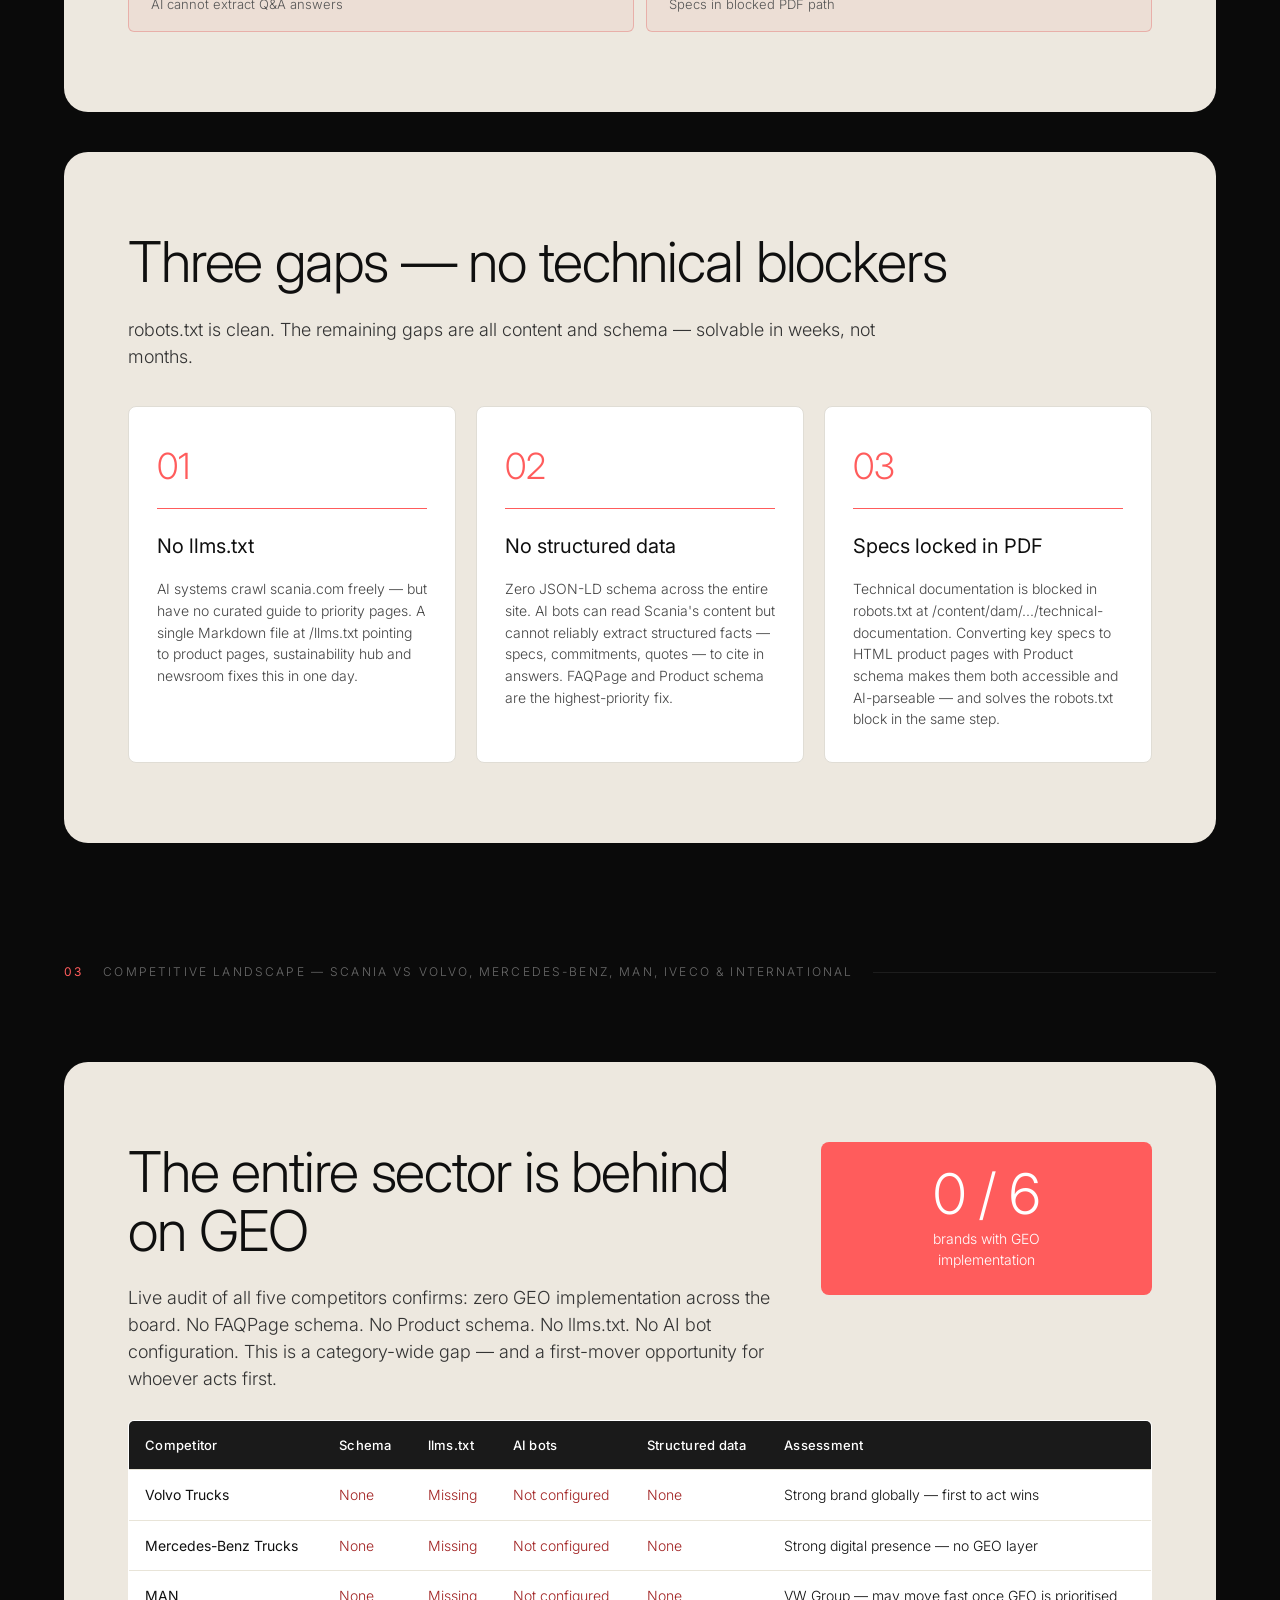
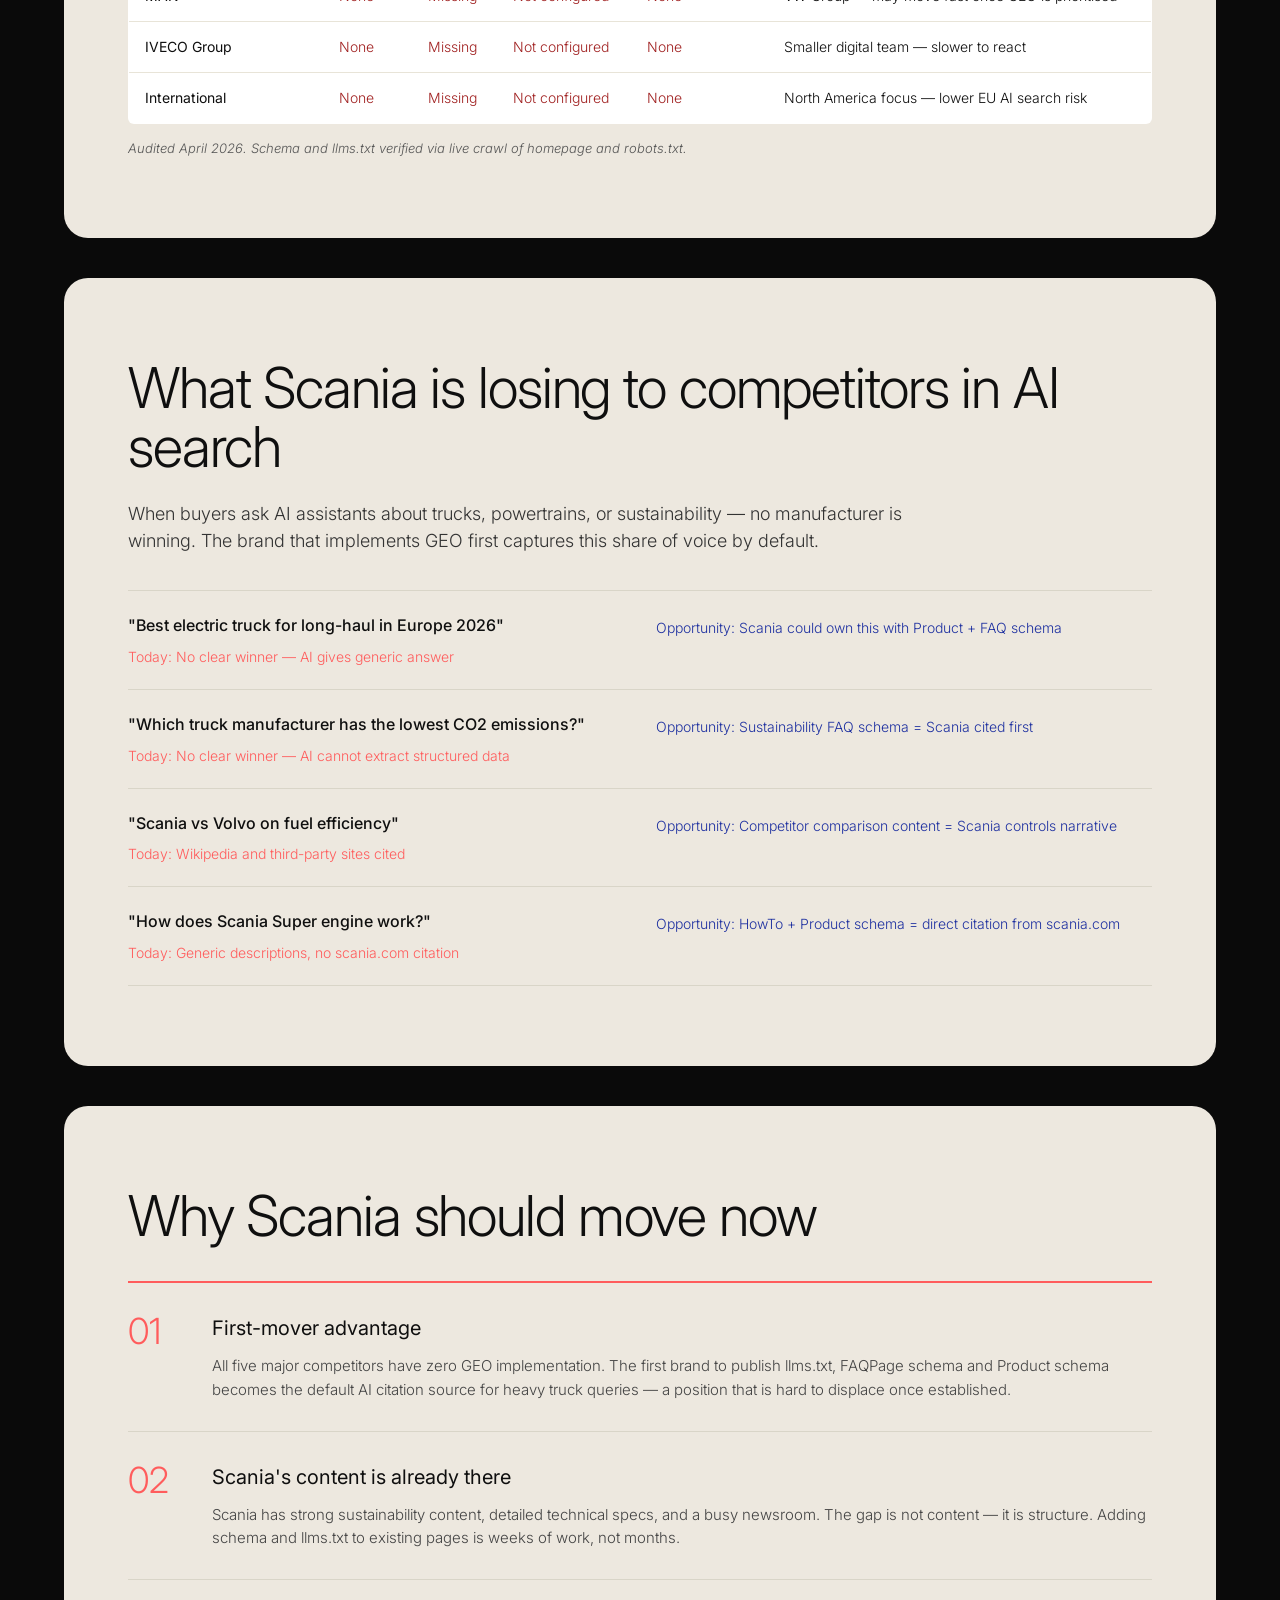
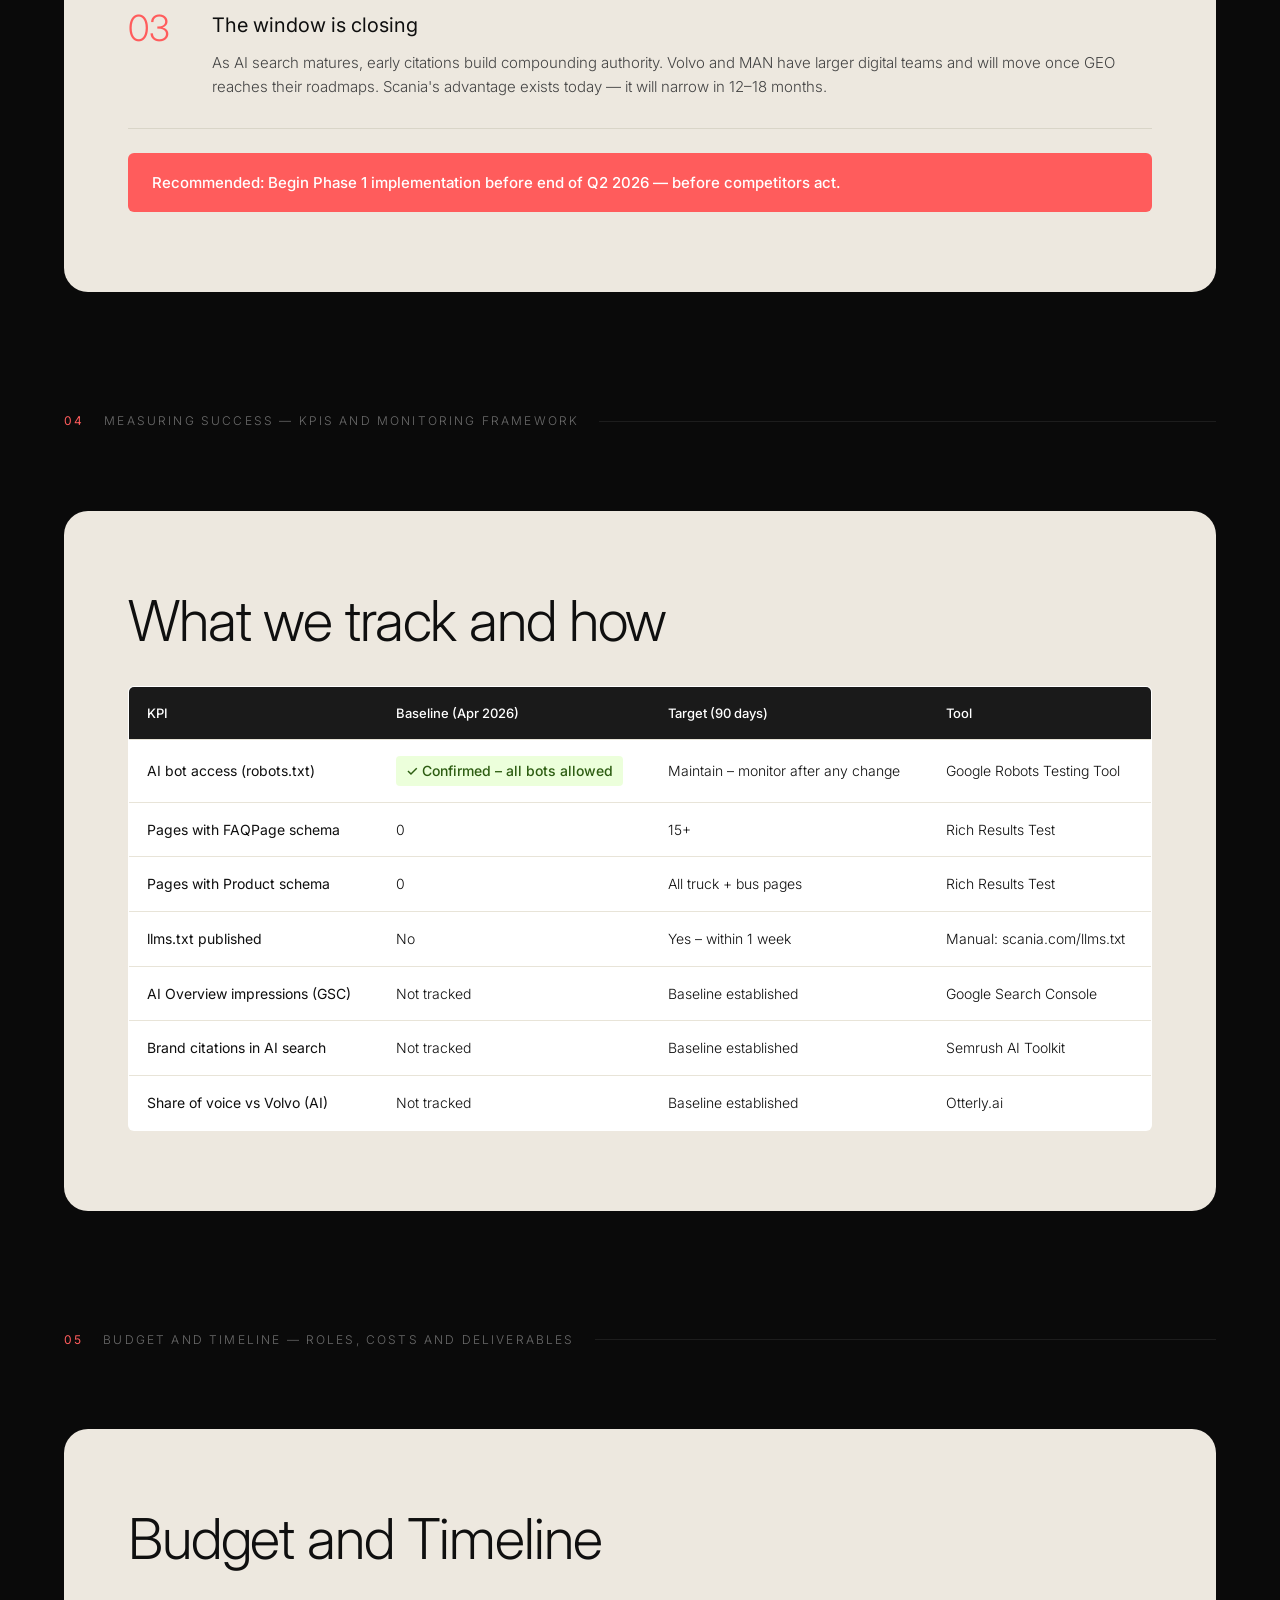
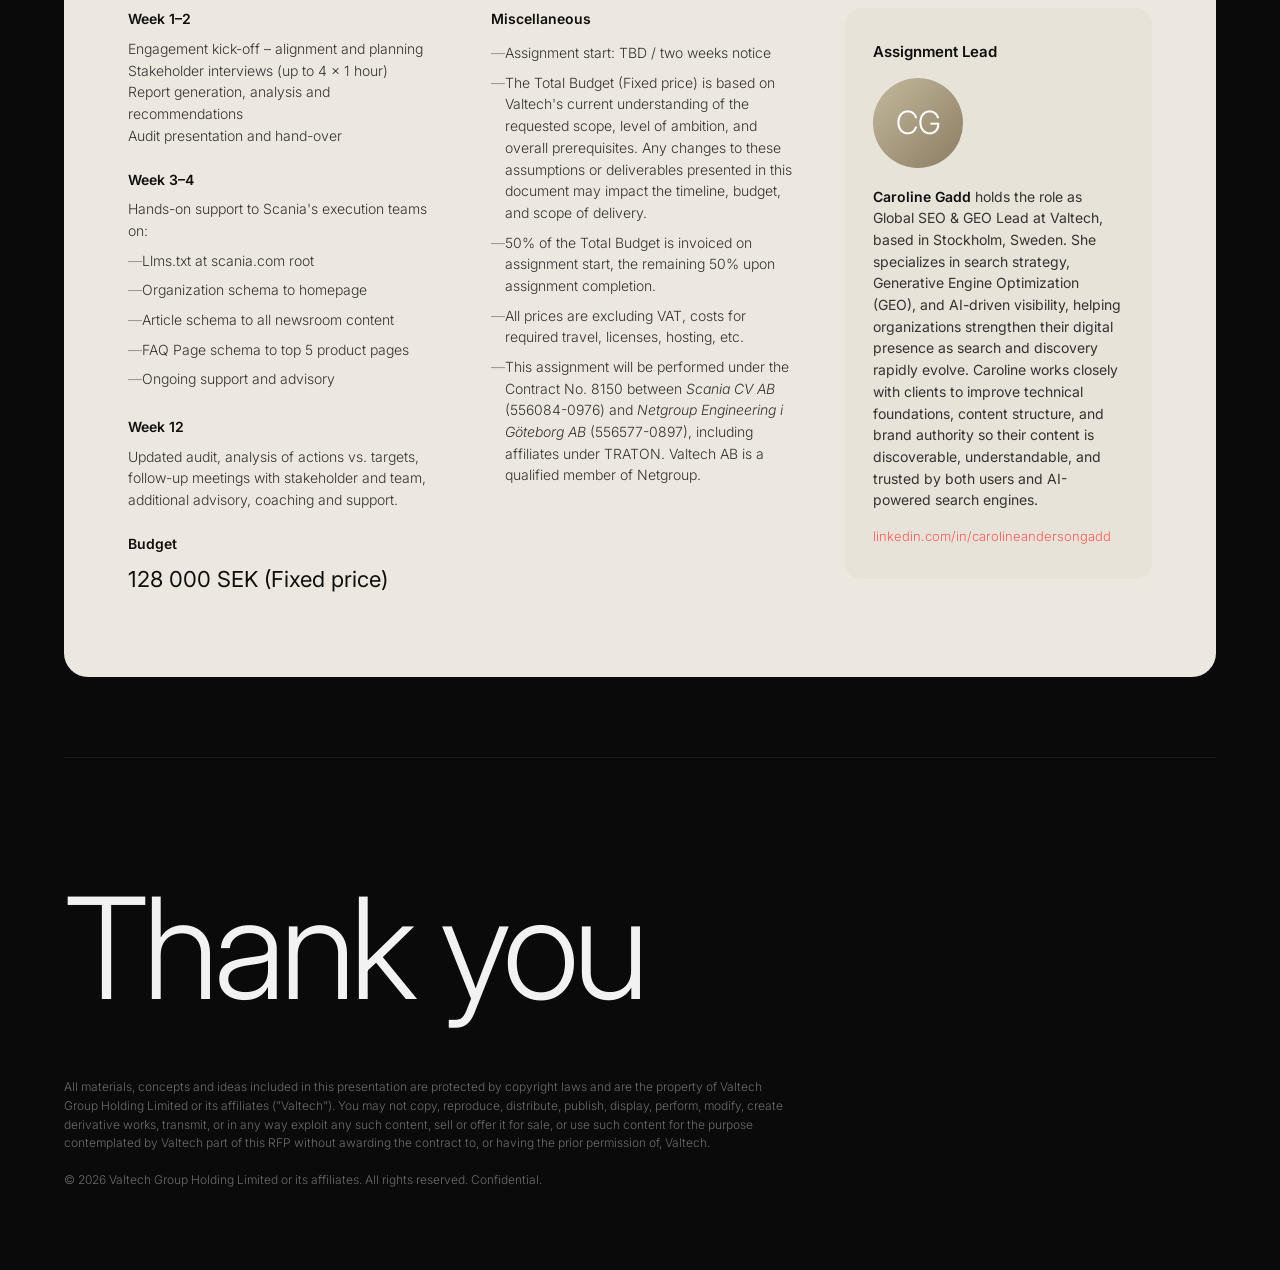
<file: scania/index.html>
<!DOCTYPE html>
<html lang="en">
<head>
<meta charset="UTF-8" />
<meta name="viewport" content="width=device-width, initial-scale=1.0" />
<title>Scania — Generative Engine Optimization Audit | Valtech</title>
<link rel="preconnect" href="https://fonts.googleapis.com">
<link rel="preconnect" href="https://fonts.gstatic.com" crossorigin>
<link href="https://fonts.googleapis.com/css2?family=Inter:wght@300;400;500;600;700&display=swap" rel="stylesheet">
<style>
  :root {
    --bg: #0a0a0a;
    --bg-soft: #131313;
    --cream: #EDE8DF;
    --ink: #0F0F0F;
    --indigo: #1E30A0;
    --indigo-deep: #0d1a6e;
    --spark: #c8ff3d;
    --spark-soft: #9FFF4D;
    --coral: #FF5C5C;
    --muted: #9a9a9a;
    --muted-2: #6b6b6b;
    --line: rgba(255,255,255,0.08);
    --line-strong: rgba(255,255,255,0.18);
    --pass-bg: rgba(159,255,77,0.07);
    --pass-text: #9FFF4D;
    --miss-bg: rgba(255,92,92,0.07);
    --miss-text: #FF8585;
  }

  * { box-sizing: border-box; margin: 0; padding: 0; }
  html { scroll-behavior: smooth; }
  body {
    background: var(--bg);
    color: #f2f2f2;
    font-family: 'Inter', -apple-system, BlinkMacSystemFont, sans-serif;
    font-weight: 300;
    line-height: 1.55;
    -webkit-font-smoothing: antialiased;
    overflow-x: hidden;
  }

  /* === LAYOUT === */
  .wrap { max-width: 1280px; margin: 0 auto; padding: 0 64px; }
  @media (max-width: 800px) { .wrap { padding: 0 24px; } }

  /* === TOP UTILITY BAR === */
  .util {
    position: sticky; top: 0; z-index: 50;
    background: rgba(10,10,10,0.85);
    backdrop-filter: blur(12px);
    -webkit-backdrop-filter: blur(12px);
    border-bottom: 1px solid var(--line);
  }
  .util-inner {
    max-width: 1280px; margin: 0 auto; padding: 14px 64px;
    display: flex; align-items: center; justify-content: space-between;
    font-size: 12px; color: var(--muted); letter-spacing: 0.02em;
  }
  .util-inner .center { color: #f2f2f2; font-weight: 400; }
  .star {
    display: inline-block; width: 16px; height: 16px;
    background: currentColor;
    mask: url("data:image/svg+xml;utf8,<svg xmlns='http://www.w3.org/2000/svg' viewBox='0 0 24 24'><path d='M12 1v22M1 12h22M4 4l16 16M20 4L4 20'/></svg>") center/contain no-repeat;
    -webkit-mask: url("data:image/svg+xml;utf8,<svg xmlns='http://www.w3.org/2000/svg' viewBox='0 0 24 24' fill='none' stroke='black' stroke-width='1.5'><path d='M12 1v22M1 12h22M4 4l16 16M20 4L4 20'/></svg>") center/contain no-repeat;
  }
  .logo {
    display: inline-flex; align-items: center; gap: 10px;
    color: #f2f2f2; text-decoration: none; font-weight: 500;
  }
  .logo svg { width: 18px; height: 18px; }
  @media (max-width: 800px) { .util-inner { padding: 14px 24px; } .util-inner .center { display: none; } }

  /* === HERO === */
  .hero {
    position: relative;
    min-height: 92vh;
    display: flex;
    align-items: flex-end;
    padding: 0 64px 80px;
    background:
      linear-gradient(180deg, rgba(10,10,10,0.55) 0%, rgba(10,10,10,0.15) 35%, rgba(10,10,10,0.85) 100%),
      url('scaniatruck.png') center 45%/cover no-repeat;
    background-color: #1a1208;
    overflow: hidden;
  }
  .hero::after {
    content: ""; position: absolute; inset: 0;
    background: radial-gradient(ellipse at 70% 60%, transparent 0%, rgba(10,10,10,0.6) 100%);
    pointer-events: none;
  }
  .hero-inner { position: relative; z-index: 2; max-width: 1280px - 128px; width: 100%; margin: 0 auto; }
  .hero h1 {
    font-size: clamp(40px, 6.4vw, 92px);
    line-height: 0.98;
    font-weight: 300;
    letter-spacing: -0.025em;
    color: #fff;
    max-width: 1100px;
  }
  .hero h1 .sub {
    display: block;
    font-size: clamp(28px, 4vw, 56px);
    margin-top: 6px;
    color: #f2f2f2;
  }
  .hero-meta {
    margin-top: 56px;
    display: flex; flex-wrap: wrap; gap: 40px;
    color: #d9d9d9; font-size: 14px;
  }
  .hero-meta strong { display: block; color: #fff; font-weight: 500; margin-bottom: 4px; }
  .hero-meta a { color: var(--spark); text-decoration: none; }
  .ai-tag {
    position: absolute; right: 64px; bottom: 24px;
    font-size: 11px; color: rgba(255,255,255,0.5); font-style: italic;
  }
  @media (max-width: 800px) {
    .hero { padding: 0 24px 60px; }
    .ai-tag { right: 24px; }
  }

  /* === SECTION DOTS / DISCREET SEPARATOR === */
  .sep {
    display: flex; align-items: center; gap: 20px;
    padding: 80px 0 40px;
    color: var(--muted-2);
    font-size: 12px; letter-spacing: 0.18em; text-transform: uppercase;
  }
  .sep .num { color: var(--coral); font-weight: 400; }
  .sep .line { flex: 1; height: 1px; background: var(--line); }

  /* === SECTION HEADERS === */
  .section { padding: 40px 0 80px; }
  .section h2 {
    font-size: clamp(34px, 4.4vw, 58px);
    font-weight: 300;
    letter-spacing: -0.02em;
    line-height: 1.05;
    margin-bottom: 24px;
    color: #fff;
  }
  .section h2 .accent { color: var(--spark); }
  .section h2 .coral { color: var(--coral); }
  .section h3 {
    font-size: 22px; font-weight: 400; letter-spacing: -0.005em;
    margin-bottom: 14px; color: #fff;
  }
  .section .lead {
    font-size: 18px; color: #d9d9d9; max-width: 780px;
    font-weight: 300; line-height: 1.55;
  }

  /* === EXECUTIVE SUMMARY === */
  .exec {
    padding: 100px 0 60px;
    display: grid;
    grid-template-columns: 1fr 1.6fr;
    gap: 80px;
    align-items: start;
  }
  .exec .left h2 {
    font-size: clamp(40px, 5vw, 72px);
    font-weight: 300; line-height: 1.02; letter-spacing: -0.025em;
    margin-bottom: 32px;
  }
  .exec .pull {
    font-style: italic; color: #d9d9d9;
    font-size: 18px; line-height: 1.5; max-width: 360px;
  }
  .exec .right p { margin-bottom: 18px; color: #d9d9d9; font-size: 16px; line-height: 1.65; }
  .exec .right strong { color: #fff; font-weight: 500; }
  .exec .right .bullets { padding-left: 0; list-style: none; margin: 18px 0; }
  .exec .right .bullets li {
    padding: 10px 0 10px 18px; position: relative;
    color: #d9d9d9; font-size: 16px; line-height: 1.5;
  }
  .exec .right .bullets li::before {
    content: ""; position: absolute; left: 0; top: 19px;
    width: 8px; height: 1px; background: var(--spark);
  }
  .exec .right .bullets b { color: #fff; font-weight: 500; }
  @media (max-width: 900px) { .exec { grid-template-columns: 1fr; gap: 32px; padding: 60px 0 40px; } }

  /* === APPROACH PYRAMID === */
  .approach { padding: 60px 0 40px; display: grid; grid-template-columns: 1fr 1.2fr; gap: 80px; align-items: center; }
  .pyramid-wrap { display: flex; justify-content: center; }
  .pyramid-wrap svg { width: 100%; max-width: 560px; height: auto; }
  @media (max-width: 900px) { .approach { grid-template-columns: 1fr; gap: 40px; } }

  /* === THREE-PYRAMID GRID === */
  .three-pyr {
    display: grid;
    grid-template-columns: repeat(3, 1fr);
    grid-template-rows: repeat(8, auto);
    gap: 0 32px;
    margin-top: 40px;
  }
  .pyr-card {
    display: grid;
    grid-template-rows: subgrid;
    grid-row: span 8;
    border-top: 1px solid var(--line);
  }
  .pyr-card .mini-pyr { display: block; width: 160px; height: auto; margin: 18px 0 18px; }
  .pyr-card h4 {
    font-size: 20px; font-weight: 400; color: #fff; margin-bottom: 4px;
  }
  .pyr-card .small { font-size: 13px; color: var(--muted); margin-bottom: 18px; }
  .pyr-card .arrow {
    color: var(--spark); font-size: 14px; font-weight: 500; margin: 16px 0 8px;
    display: flex; align-items: center; gap: 8px;
  }
  .pyr-card .desc {
    font-size: 14px; color: #d9d9d9; line-height: 1.5; padding-bottom: 16px;
    border-bottom: 1px solid var(--line);
  }
  .pyr-card .focus-title { font-size: 12px; color: var(--muted); text-transform: uppercase; letter-spacing: 0.1em; margin: 18px 0 10px; }
  .pyr-card ul { list-style: none; }
  .pyr-card ul li {
    font-size: 13px; color: #c9c9c9; padding: 4px 0 4px 14px;
    position: relative; line-height: 1.45;
  }
  .pyr-card ul li::before {
    content: ""; position: absolute; left: 0; top: 11px;
    width: 4px; height: 4px; background: #777; border-radius: 1px;
  }
  .pyr-card .footnote {
    font-size: 13px; color: var(--muted); margin-top: 24px;
    padding-top: 20px; border-top: 1px solid var(--line); line-height: 1.55;
  }
  @media (max-width: 900px) {
    .three-pyr {
      grid-template-columns: 1fr;
      grid-template-rows: none;
    }
    .pyr-card {
      grid-template-rows: repeat(8, auto);
      grid-row: auto;
    }
  }

  /* === VENN 3-CIRCLE === */
  .venn-row { display: grid; grid-template-columns: 1fr 1fr; gap: 80px; align-items: center; padding: 40px 0; }
  .venn-row h2 { font-size: clamp(28px, 3.6vw, 48px); font-weight: 300; line-height: 1.1; }
  .venn-row .lead { margin-top: 24px; font-size: 18px; color: #d9d9d9; line-height: 1.5; max-width: 480px; }
  @media (max-width: 900px) { .venn-row { grid-template-columns: 1fr; gap: 32px; } }

  /* === STATS GRID === */
  .stats {
    display: grid; grid-template-columns: 1fr 1fr 1fr;
    gap: 0; padding: 60px 0;
    border-top: 1px solid var(--line);
  }
  .stats .title-cell {
    grid-row: span 2;
    padding: 32px 40px 32px 0;
    font-size: clamp(34px, 4.4vw, 58px);
    font-weight: 300; line-height: 1.05; letter-spacing: -0.02em;
    align-self: start;
  }
  .stats .title-cell .accent { color: var(--spark); }
  .stat-cell {
    padding: 32px 24px;
    border-left: 1px solid var(--line);
    border-bottom: 1px solid var(--line);
  }
  .stat-cell:nth-child(2), .stat-cell:nth-child(3) { border-top: 0; }
  .stat-cell .pct {
    font-size: clamp(40px, 5vw, 64px); font-weight: 300;
    color: var(--spark); letter-spacing: -0.02em; line-height: 1;
    display: flex; align-items: baseline; gap: 8px;
  }
  .stat-cell .pct .arrow { font-size: 0.7em; }
  .stat-cell .note {
    margin-top: 18px; color: #d9d9d9; font-size: 14px; line-height: 1.5;
  }
  @media (max-width: 800px) {
    .stats { grid-template-columns: 1fr 1fr; }
    .stats .title-cell { grid-column: span 2; grid-row: span 1; padding: 24px 0; }
    .stat-cell { border-left: 0; }
    .stat-cell:nth-child(even) { border-left: 1px solid var(--line); }
  }

  /* === CHART ROW === */
  .chart-row {
    display: grid; grid-template-columns: 1fr 1.3fr;
    gap: 60px; align-items: center;
    padding: 60px 0;
  }
  .chart-row .left h3 {
    font-size: clamp(26px, 3.2vw, 38px);
    font-weight: 300; line-height: 1.15; margin-bottom: 32px;
    display: flex; align-items: flex-start; gap: 16px;
  }
  .chart-row .left h3 .icon { font-size: 0.7em; padding-top: 4px; }
  .chart-row .left h3 .muted { color: var(--muted); }
  .chart-row .left h3 .spark { color: var(--spark); }
  .chart-row .left .div { height: 1px; background: var(--line); margin: 8px 0; }
  .chart-card {
    background: var(--cream); border-radius: 14px; padding: 28px;
  }
  .chart-card img { width: 100%; display: block; border-radius: 6px; }
  @media (max-width: 900px) { .chart-row { grid-template-columns: 1fr; } }

  /* === BIG QUOTE === */
  .quote {
    padding: 100px 0 60px;
    font-size: clamp(36px, 5.6vw, 76px);
    font-weight: 300; letter-spacing: -0.02em; line-height: 1.05;
    color: #fff;
  }
  .quote .spark { color: var(--spark); }

  /* === WHAT THIS MEANS === */
  .means { display: grid; grid-template-columns: 1fr 1.4fr; gap: 80px; align-items: start; padding: 40px 0 60px; }
  .means h2 { font-size: clamp(34px, 4.4vw, 58px); font-weight: 300; letter-spacing: -0.02em; line-height: 1.05; }
  .means h2 .spark { color: var(--spark); }
  .mean-item {
    display: grid; grid-template-columns: 60px 1fr 1fr; gap: 24px;
    padding: 26px 0; border-bottom: 1px solid var(--line);
    align-items: start;
  }
  .mean-item:first-child { border-top: 1px solid var(--line); }
  .mean-item .icon-cell { display: flex; align-items: center; justify-content: flex-start; }
  .mean-item .ico {
    width: 36px; height: 36px;
    stroke: #fff; fill: none; stroke-width: 1.5;
  }
  .mean-item .main { font-size: 18px; color: #fff; font-weight: 400; line-height: 1.35; }
  .mean-item .sub { font-size: 14px; color: var(--muted); line-height: 1.5; }
  @media (max-width: 900px) {
    .means { grid-template-columns: 1fr; gap: 32px; }
    .mean-item { grid-template-columns: 40px 1fr; }
    .mean-item .sub { grid-column: 2; }
  }

  /* === SEO vs GEO === */
  .seogeo {
    display: grid;
    grid-template-columns: 1fr 1.2fr 1fr;
    gap: 32px;
    padding: 40px 0 80px;
    align-items: start;
  }
  .seogeo h3.col-title {
    font-size: clamp(48px, 5.2vw, 80px);
    font-weight: 300; letter-spacing: -0.025em; color: #fff;
    margin-bottom: 32px;
  }
  .seogeo .col ul { list-style: none; }
  .seogeo .col ul li {
    font-size: 14px; color: #d9d9d9; padding: 6px 0 6px 14px;
    position: relative; line-height: 1.5;
  }
  .seogeo .col ul li::before {
    content: ""; position: absolute; left: 0; top: 13px;
    width: 4px; height: 4px; background: var(--muted-2); border-radius: 1px;
  }
  .seogeo .col ul li b { color: var(--spark); font-weight: 500; }
  .seogeo .venn-col {
    position: relative;
    padding-top: 80px;
    display: flex;
    flex-direction: column;
    align-items: center;
  }
  .seogeo .venn-col svg.venn { width: 100%; max-width: 380px; height: auto; display: block; }
  .seogeo .connector {
    width: 1px; height: 28px; background: rgba(255,255,255,0.35);
    margin: 0 auto;
  }
  .seogeo .shared {
    list-style: none;
    max-width: 380px;
    width: 100%;
    margin: 0 auto;
    padding-top: 20px;
    border-top: 1px solid var(--line);
  }
  .seogeo .shared li {
    font-size: 14px; color: #d9d9d9;
    padding: 5px 0 5px 14px;
    position: relative;
    line-height: 1.5;
  }
  .seogeo .shared li::before {
    content: ""; position: absolute; left: 0; top: 12px;
    width: 4px; height: 4px; background: var(--muted-2); border-radius: 1px;
  }
  @media (max-width: 900px) {
    .seogeo { grid-template-columns: 1fr; }
    .seogeo .venn-col { padding-top: 0; }
  }

  /* === HOW GEO WORKS === */
  .how { padding: 40px 0 80px; }
  .how-grid {
    display: grid;
    grid-template-columns: repeat(4, 1fr);
    grid-template-rows: auto 1fr auto auto;
    gap: 0 32px;
    margin-top: 40px;
  }
  .how-card {
    display: grid;
    grid-template-rows: subgrid;
    grid-row: span 4;
  }
  .how-card h4 { font-size: 22px; font-weight: 400; color: #fff; margin-bottom: 18px; line-height: 1.2; }
  .how-card .body-wrap { display: flex; flex-direction: column; }
  .how-card .body { font-size: 14px; color: #d9d9d9; line-height: 1.55; margin-bottom: 12px; }
  .how-card .body:last-child { margin-bottom: 0; }
  .how-card .result {
    background: var(--indigo); color: #fff;
    padding: 18px 20px; border-radius: 14px; margin-top: 24px;
    display: flex; flex-direction: column; justify-content: center;
  }
  .how-card .result .label {
    font-size: 12px; color: rgba(255,255,255,0.7);
    margin-bottom: 8px;
  }
  .how-card .result .text {
    font-size: 13px; color: #fff; line-height: 1.45;
  }
  .how-card .num {
    font-size: 32px; font-weight: 300; color: #fff;
    margin-top: 24px; padding-top: 14px; border-top: 1px solid var(--line);
  }
  @media (max-width: 900px) {
    .how-grid {
      grid-template-columns: 1fr 1fr;
      grid-template-rows: none;
      gap: 32px;
    }
    .how-card {
      grid-template-rows: auto 1fr auto auto;
      grid-row: auto;
    }
  }
  @media (max-width: 600px) {
    .how-grid { grid-template-columns: 1fr; }
  }

  /* === LLMS.TXT MOCK === */
  .llms { display: grid; grid-template-columns: 1fr 1.6fr; gap: 60px; align-items: start; padding: 40px 0 80px; }
  .llms h2 { font-size: clamp(34px, 4.4vw, 58px); font-weight: 300; line-height: 1.05; letter-spacing: -0.02em; }
  .llms h3 { color: var(--spark); font-size: 20px; margin: 32px 0 16px; font-weight: 500; }
  .llms p, .llms li { font-size: 15px; color: #d9d9d9; line-height: 1.55; }
  .llms ul { list-style: none; margin-top: 8px; }
  .llms ul li {
    padding: 8px 0 8px 14px; position: relative;
  }
  .llms ul li::before {
    content: ""; position: absolute; left: 0; top: 16px;
    width: 4px; height: 4px; background: var(--muted-2); border-radius: 1px;
  }
  .browser {
    background: #1d1d1f; border-radius: 12px; overflow: hidden;
    box-shadow: 0 20px 60px rgba(0,0,0,0.4);
  }
  .browser-bar {
    display: flex; align-items: center; gap: 14px;
    padding: 12px 16px; background: #2a2a2c;
    border-bottom: 1px solid #000;
  }
  .browser-bar .dots { display: flex; gap: 6px; }
  .browser-bar .dot { width: 11px; height: 11px; border-radius: 50%; }
  .browser-bar .dot.r { background: #ff5f57; }
  .browser-bar .dot.y { background: #febc2e; }
  .browser-bar .dot.g { background: #28c840; }
  .browser-bar .url {
    flex: 1; background: #1d1d1f; border-radius: 6px;
    padding: 5px 12px; font-size: 12px; color: #ccc;
    font-family: 'Inter', sans-serif;
  }
  .browser-body {
    background: #f6f6f6; color: #1a1a1a;
    padding: 22px 26px;
    font-family: 'SF Mono', Menlo, Consolas, monospace;
    font-size: 10.5px; line-height: 1.55;
    max-height: 460px; overflow: auto;
    white-space: pre-wrap;
  }
  .browser-body .h { color: #000; font-weight: 600; }
  .browser-body .link { color: #1E30A0; }
  .browser-body .em { color: #555; font-weight: 600; }
  @media (max-width: 900px) { .llms { grid-template-columns: 1fr; } }

  /* === LIGHT SECTION (data/audit) === */
  .light {
    background: var(--cream);
    color: var(--ink);
    border-radius: 24px;
    padding: 80px 64px;
    margin: 40px 0;
  }
  .light h2 {
    color: var(--ink); font-weight: 300;
    font-size: clamp(34px, 4.4vw, 58px); letter-spacing: -0.02em; line-height: 1.05;
    margin-bottom: 24px;
  }
  .light h3 { color: var(--ink); }
  .light .lead { color: #333; font-size: 18px; max-width: 780px; line-height: 1.5; }
  .light .small { font-size: 13px; color: #555; }
  @media (max-width: 800px) { .light { padding: 48px 28px; border-radius: 16px; } }

  /* === GEO READINESS SCORES === */
  .scores {
    display: grid; grid-template-columns: repeat(4, 1fr); gap: 16px;
    margin: 48px 0 28px;
  }
  .score-card {
    background: #fff; border-radius: 8px; padding: 36px 24px;
    text-align: center; min-height: 220px;
    display: flex; flex-direction: column; justify-content: center;
    border: 1px solid #e0ddd5;
  }
  .score-card .num {
    font-size: 72px; font-weight: 300; line-height: 1;
    margin-bottom: 4px;
  }
  .score-card .of {
    font-size: 14px; color: #555; margin-bottom: 28px;
  }
  .score-card .label {
    font-size: 15px; color: #333; line-height: 1.3;
  }
  .score-card.good .num { color: var(--indigo); }
  .score-card.bad .num { color: var(--coral); }
  .score-card.mid .num { color: var(--indigo); }
  .score-card.warn .num { color: #555; }
  .overall {
    font-size: 16px; color: var(--ink);
    display: flex; align-items: center; gap: 20px;
    padding: 8px 0 24px;
  }
  .overall .big { font-size: 48px; font-weight: 300; }
  .robots-banner {
    background: rgba(159,255,77,0.18);
    border: 1px solid rgba(70,140,30,0.3);
    border-radius: 6px;
    padding: 18px 22px;
    margin-top: 20px;
  }
  .robots-banner .title {
    font-weight: 600; color: #2d5d12; margin-bottom: 4px;
    display: flex; align-items: center; gap: 8px;
  }
  .robots-banner .body { color: #2d5d12; font-size: 14px; }
  @media (max-width: 800px) { .scores { grid-template-columns: 1fr 1fr; } }

  /* === STATUS GRID === */
  .status {
    display: grid; grid-template-columns: 1fr 1fr; gap: 12px;
    margin-top: 36px;
  }
  .status-card {
    border-radius: 6px; padding: 18px 22px;
    border: 1px solid;
  }
  .status-card.pass {
    background: rgba(70,140,30,0.06); border-color: rgba(70,140,30,0.25);
  }
  .status-card.miss {
    background: rgba(220,38,38,0.05); border-color: rgba(220,38,38,0.25);
  }
  .status-card .badge {
    font-size: 11px; font-weight: 600; letter-spacing: 0.08em;
    margin-bottom: 6px;
  }
  .status-card.pass .badge { color: #2d5d12; }
  .status-card.miss .badge { color: #a02020; }
  .status-card .name {
    font-size: 18px; color: var(--ink); font-weight: 400; margin-bottom: 4px;
  }
  .status-card .desc { font-size: 13px; color: #555; line-height: 1.45; }
  @media (max-width: 800px) { .status { grid-template-columns: 1fr; } }

  /* === THREE GAPS === */
  .gaps {
    display: grid; grid-template-columns: repeat(3, 1fr);
    gap: 20px; margin-top: 36px;
  }
  .gap-card {
    background: #fff; border: 1px solid #e0ddd5;
    border-radius: 8px; padding: 32px 28px;
  }
  .gap-card .num {
    font-size: 36px; color: var(--coral); font-weight: 300;
    margin-bottom: 14px;
  }
  .gap-card .divider {
    height: 1px; background: var(--coral); margin-bottom: 22px;
  }
  .gap-card h4 {
    font-size: 20px; color: var(--ink); font-weight: 400;
    margin-bottom: 16px;
  }
  .gap-card p {
    font-size: 14px; color: #444; line-height: 1.55;
  }
  @media (max-width: 800px) { .gaps { grid-template-columns: 1fr; } }

  /* === COMPETITOR TABLE === */
  .comp-head {
    display: grid; grid-template-columns: 2fr 1fr;
    gap: 32px; align-items: start; margin-bottom: 28px;
  }
  .comp-head .badge {
    background: var(--coral); color: #fff;
    border-radius: 8px; padding: 24px;
    text-align: center;
  }
  .comp-head .badge .big { font-size: 56px; font-weight: 300; line-height: 1; }
  .comp-head .badge .sub { font-size: 14px; margin-top: 6px; }
  .comp-table {
    width: 100%; border-collapse: collapse; font-size: 14px;
    background: #fff; border-radius: 6px; overflow: hidden;
    border: 1px solid #e0ddd5;
  }
  .comp-table th, .comp-table td {
    padding: 14px 16px; text-align: left;
    border-bottom: 1px solid #e8e4d8;
  }
  .comp-table th {
    background: #1a1a1a; color: #fff;
    font-weight: 500; font-size: 13px; letter-spacing: 0.02em;
  }
  .comp-table td.miss { color: #a02020; }
  .comp-table tr:last-child td { border-bottom: 0; }
  .comp-table td:first-child { color: var(--ink); font-weight: 400; }

  /* === SCANIA LOSING (Query opportunities) === */
  .losing { margin-top: 36px; }
  .loss-row {
    display: grid; grid-template-columns: 1fr 1fr;
    gap: 32px; padding: 22px 0;
    border-bottom: 1px solid #d9d5c8;
  }
  .loss-row:first-child { border-top: 1px solid #d9d5c8; }
  .loss-row .q {
    font-size: 16px; font-weight: 500; color: var(--ink);
    margin-bottom: 8px;
  }
  .loss-row .today { color: var(--coral); font-size: 14px; line-height: 1.5; }
  .loss-row .opp { color: var(--indigo); font-size: 14px; line-height: 1.5; padding-top: 4px; }
  @media (max-width: 800px) { .loss-row { grid-template-columns: 1fr; gap: 8px; } }

  /* === WHY MOVE === */
  .why-list { margin-top: 36px; border-top: 2px solid var(--coral); }
  .why-row {
    display: grid; grid-template-columns: 60px 1fr;
    gap: 24px; padding: 30px 0;
    border-bottom: 1px solid #d9d5c8;
  }
  .why-row .num {
    font-size: 36px; color: var(--coral); font-weight: 300; line-height: 1;
  }
  .why-row h4 {
    font-size: 20px; color: var(--ink); font-weight: 400; margin-bottom: 10px;
  }
  .why-row p { font-size: 15px; color: #444; line-height: 1.55; }
  .why-cta {
    background: var(--coral); color: #fff;
    padding: 18px 24px; border-radius: 6px;
    margin-top: 24px; font-weight: 500; font-size: 15px;
  }

  /* === KPI TABLE === */
  .kpi-table {
    width: 100%; border-collapse: collapse; font-size: 14px;
    background: #fff; border-radius: 6px; overflow: hidden;
    border: 1px solid #e0ddd5; margin-top: 36px;
  }
  .kpi-table th, .kpi-table td {
    padding: 16px 18px; text-align: left;
    border-bottom: 1px solid #e8e4d8;
  }
  .kpi-table th {
    background: #1a1a1a; color: #fff;
    font-weight: 500; font-size: 13px;
  }
  .kpi-table tr:last-child td { border-bottom: 0; }
  .kpi-table td:first-child { color: var(--ink); font-weight: 400; }
  .kpi-pass {
    background: rgba(159,255,77,0.2);
    padding: 4px 10px; border-radius: 4px;
    display: inline-block; color: #2d5d12; font-weight: 500;
  }

  /* === BUDGET === */
  .budget {
    display: grid; grid-template-columns: 1fr 1fr 1fr;
    gap: 40px; margin-top: 40px;
  }
  .budget .col h4 {
    font-size: 14px; font-weight: 600; color: var(--ink);
    margin-bottom: 8px;
  }
  .budget .col p, .budget .col li {
    font-size: 14px; color: #333; line-height: 1.55;
  }
  .budget .col ul { list-style: none; margin-top: 4px; }
  .budget .col ul li {
    padding: 4px 0 4px 14px; position: relative;
  }
  .budget .col ul li::before {
    content: "—"; position: absolute; left: 0; color: #888;
  }
  .budget .col + .col { padding-left: 8px; }
  .budget-amount {
    font-size: 22px; color: var(--ink); font-weight: 400;
    margin-top: 4px;
  }
  .lead-card {
    background: #e8e3d8; border-radius: 16px; padding: 32px 28px;
  }
  .lead-card .photo {
    width: 90px; height: 90px; border-radius: 50%;
    background: linear-gradient(135deg, #c4b89e 0%, #8a7d62 100%);
    display: flex; align-items: center; justify-content: center;
    color: #fff; font-size: 32px; font-weight: 300;
    margin-bottom: 18px; letter-spacing: -0.02em;
  }
  .lead-card .name { font-weight: 600; color: var(--ink); }
  .lead-card .name + span { font-weight: 400; }
  .lead-card p { font-size: 13px; color: #444; line-height: 1.55; margin-top: 12px; }
  .lead-card a { color: var(--coral); text-decoration: none; font-size: 13px; word-break: break-all; }
  @media (max-width: 900px) { .budget { grid-template-columns: 1fr; } }

  /* === FOOTER === */
  .footer {
    padding: 120px 0 80px;
    border-top: 1px solid var(--line);
    margin-top: 80px;
  }
  .footer .thanks {
    font-size: clamp(60px, 11vw, 180px);
    font-weight: 300; letter-spacing: -0.04em; line-height: 1;
    margin-bottom: 60px;
  }
  .footer .meta {
    font-size: 12px; color: var(--muted-2); line-height: 1.55;
    max-width: 720px;
  }

  /* utility */
  .center-text { text-align: center; }
  .mb24 { margin-bottom: 24px; }
  .mt40 { margin-top: 40px; }

  /* mini-pyramid highlights */
  .pyr-h-bottom .seg-bottom { opacity: 1; }
  .pyr-h-bottom .seg-mid, .pyr-h-bottom .seg-top { opacity: 0.18; }
  .pyr-h-mid .seg-mid { opacity: 1; }
  .pyr-h-mid .seg-bottom, .pyr-h-mid .seg-top { opacity: 0.18; }
  .pyr-h-top .seg-top { opacity: 1; }
  .pyr-h-top .seg-bottom, .pyr-h-top .seg-mid { opacity: 0.18; }
</style>
</head>
<body>

<!-- ===== UTILITY BAR ===== -->
<div class="util">
  <div class="util-inner">
    <a class="logo" href="../index.html">
      <svg viewBox="0 0 24 24" fill="none" stroke="currentColor" stroke-width="1.5">
        <path d="M12 2v20M2 12h20M5 5l14 14M19 5L5 19"/>
      </svg>
      Valtech
    </a>
    <div class="center">Proposal Scania: GEO audit</div>
    <div>May 12, 2026</div>
  </div>
</div>

<!-- ===== HERO ===== -->
<section class="hero">
  <div class="hero-inner">
    <h1>
      Proposal to Scania
      <span class="sub">Generative Engine Optimization [GEO]<br/>— Audit &amp; Recommendations</span>
    </h1>
    <div class="hero-meta">
      <div>
        <strong>Carl Tottie</strong>
        Head of Growth, VP Nordics
      </div>
      <div>
        <a href="mailto:carl.tottie@valtech.com">carl.tottie@valtech.com</a><br/>
        +46 70 866 24 22
      </div>
    </div>
  </div>
  <div class="ai-tag">✦ AI generated image</div>
</section>

<!-- ===== EXECUTIVE SUMMARY ===== -->
<div class="wrap">
  <section class="exec">
    <div class="left">
      <h2>Executive<br/>Summary</h2>
      <p class="pull"><em>Generative engines are becoming the primary gateway to discovery.</em></p>
    </div>
    <div class="right">
      <p>Customers no longer click through search results — they ask AI, and AI decides which brands get cited.</p>
      <p>Today, Scania's content is crawlable and trusted, but largely invisible inside AI-generated answers. The issue is not access or quality — it is structure, clarity, and machine-readable context.</p>
      <p>This proposal outlines how Valtech will assess and <strong>strengthen Scania's Generative Engine Optimization (GEO) maturity</strong> — ensuring Scania is understood, cited, and trusted by AI systems such as ChatGPT, Google AI Overviews, and future generative interfaces.</p>
      <p>Our audit and recommendations focus on three critical levers:</p>
      <ul class="bullets">
        <li><b>Technical optimization</b> — making Scania's content fully accessible, parseable, and citation-ready for AI engines</li>
        <li><b>Content optimization</b> — structuring information so models can extract, summarize, and reference Scania accurately</li>
        <li><b>Brand visibility</b> — reinforcing authority signals so Scania becomes the default cited source in its category</li>
      </ul>
      <p>The outcome is clear: <strong>protect existing visibility, capture first-mover advantage, and ensure Scania remains discoverable where decisions are increasingly made — inside AI answers.</strong></p>
    </div>
  </section>

  <!-- discreet separator -->
  <div class="sep">
    <span class="num">01</span>
    <span>Introduction — Valtech's approach &amp; "the why"</span>
    <span class="line"></span>
  </div>

  <!-- ===== APPROACH / PYRAMID ===== -->
  <section class="approach">
    <div>
      <h2>Our approach</h2>
      <p class="lead">A layered framework. Each tier strengthens the one above — technical foundations enable content that earns brand visibility inside AI answers.</p>
    </div>
    <div class="pyramid-wrap">
      <svg viewBox="0 0 560 510" xmlns="http://www.w3.org/2000/svg">
        <defs>
          <linearGradient id="pyrGrad" x1="0" y1="1" x2="0" y2="0">
            <stop offset="0%" stop-color="#FF5C5C"/>
            <stop offset="35%" stop-color="#FFB04A"/>
            <stop offset="60%" stop-color="#FFE74A"/>
            <stop offset="78%" stop-color="#9FFF4D"/>
            <stop offset="100%" stop-color="#3DC8FF"/>
          </linearGradient>
        </defs>
        <!-- Equilateral pyramid: apex (280,30), base from (20,480) to (540,480). Base width 520, height 450 → ratio √3/2 -->
        <polygon points="280,30 540,480 20,480" fill="url(#pyrGrad)"/>
        <!-- Band dividers (top/mid at y=180, mid/bot at y=330) -->
        <line x1="193" y1="180" x2="367" y2="180" stroke="rgba(255,255,255,0.35)" stroke-width="1"/>
        <line x1="107" y1="330" x2="453" y2="330" stroke="rgba(255,255,255,0.35)" stroke-width="1"/>
        <!-- Number labels OUTSIDE pyramid on left, aligned to each band's headline (01 top → 03 bottom) -->
        <text x="50" y="130" fill="#fff" font-family="Inter" font-size="22" font-weight="300" text-anchor="end" dominant-baseline="middle">03</text>
        <text x="50" y="255" fill="#fff" font-family="Inter" font-size="22" font-weight="300" text-anchor="end" dominant-baseline="middle">02</text>
        <text x="50" y="395" fill="#fff" font-family="Inter" font-size="22" font-weight="300" text-anchor="end" dominant-baseline="middle">01</text>
        <!-- Top band: Brand Visibility — main headline at y=130 -->
        <text x="280" y="115" fill="#0a0a0a" font-family="Inter" font-size="18" font-weight="500" text-anchor="middle">Brand</text>
        <text x="280" y="138" fill="#0a0a0a" font-family="Inter" font-size="18" font-weight="500" text-anchor="middle">Visibility</text>
        <text x="280" y="162" fill="#0a0a0a" font-family="Inter" font-size="13" font-weight="400" text-anchor="middle">The Signal of Trust</text>
        <!-- Mid band: Content Optimization — main headline at y=255 -->
        <text x="280" y="248" fill="#0a0a0a" font-family="Inter" font-size="22" font-weight="500" text-anchor="middle">Content Optimization</text>
        <text x="280" y="273" fill="#0a0a0a" font-family="Inter" font-size="13" font-weight="400" text-anchor="middle">The Voice of the Brand</text>
        <!-- Bot band: Technical Optimization — main headline at y=395 -->
        <text x="280" y="388" fill="#0a0a0a" font-family="Inter" font-size="22" font-weight="500" text-anchor="middle">Technical Optimization</text>
        <text x="280" y="413" fill="#0a0a0a" font-family="Inter" font-size="13" font-weight="400" text-anchor="middle">The Foundation</text>
      </svg>
    </div>
  </section>

  <!-- ===== THREE PYRAMID DETAIL CARDS ===== -->
  <section class="section" style="padding-top:20px;">
    <div class="three-pyr">

      <div class="pyr-card">
        <svg class="mini-pyr pyr-h-bottom" viewBox="0 0 200 180" xmlns="http://www.w3.org/2000/svg">
          <defs>
            <linearGradient id="pg1" x1="0" y1="1" x2="0" y2="0">
              <stop offset="0%" stop-color="#FF5C5C"/>
              <stop offset="40%" stop-color="#FFB04A"/>
            </linearGradient>
          </defs>
          <polygon class="seg-top" points="100,14 70,66 130,66" fill="#3a3a3a"/>
          <polygon class="seg-mid" points="70,66 130,66 160,118 40,118" fill="#3a3a3a"/>
          <polygon class="seg-bottom" points="40,118 160,118 190,170 10,170" fill="url(#pg1)"/>
        </svg>
        <h4>Technical Optimization</h4>
        <div class="small">The Foundation</div>
        <div class="arrow">→ Technical Optimization</div>
        <p class="desc">If search engines or LLMs can't crawl, index, or interpret our page — we don't exist.</p>
        <div class="focus-title">We focus on:</div>
        <ul>
          <li>Structured data (Schema.org)</li>
          <li>Clean URL structures</li>
          <li>Indexing permissions (robots.txt, meta tags, HREFLang, canonicals)</li>
          <li>Site performance (Core Web Vitals, loading speed)</li>
          <li>Internationalisation</li>
        </ul>
        <p class="footnote">Generative engines like ChatGPT or Google AIO rely heavily on structured, trusted sources. Pages with proper schema markup and clear semantics are far more likely to be cited, summarized, or recommended.</p>
      </div>

      <div class="pyr-card">
        <svg class="mini-pyr pyr-h-mid" viewBox="0 0 200 180" xmlns="http://www.w3.org/2000/svg">
          <defs>
            <linearGradient id="pg2" x1="0" y1="1" x2="0" y2="0">
              <stop offset="0%" stop-color="#FFB04A"/>
              <stop offset="100%" stop-color="#FFE74A"/>
            </linearGradient>
          </defs>
          <polygon class="seg-top" points="100,14 70,66 130,66" fill="#3a3a3a"/>
          <polygon class="seg-mid" points="70,66 130,66 160,118 40,118" fill="url(#pg2)"/>
          <polygon class="seg-bottom" points="40,118 160,118 190,170 10,170" fill="#3a3a3a"/>
        </svg>
        <h4>Content Optimization</h4>
        <div class="small">The Voice of the Brand</div>
        <div class="arrow">→ Content Optimization</div>
        <p class="desc">So our content matches search intent with clarity and depth, by users and algorithms.</p>
        <div class="focus-title">We focus on:</div>
        <ul>
          <li>Copy that maps to user and search intent</li>
          <li>Strategic topic coverage (not just branded terms)</li>
          <li>Improving titles, meta descriptions, headings (H1–H3 on-page)</li>
          <li>Information architecture / website and content structure</li>
          <li>Internal linking</li>
        </ul>
        <p class="footnote">GEO isn't about keyword stuffing. It rewards clarity, depth, and accuracy. LLMs surface content that teaches, explains, or solves — not just ranks. Content clusters, FAQs, and explanatory depth win in this model.</p>
      </div>

      <div class="pyr-card">
        <svg class="mini-pyr pyr-h-top" viewBox="0 0 200 180" xmlns="http://www.w3.org/2000/svg">
          <defs>
            <linearGradient id="pg3" x1="0" y1="1" x2="0" y2="0">
              <stop offset="0%" stop-color="#9FFF4D"/>
              <stop offset="100%" stop-color="#3DC8FF"/>
            </linearGradient>
          </defs>
          <polygon class="seg-top" points="100,14 70,66 130,66" fill="url(#pg3)"/>
          <polygon class="seg-mid" points="70,66 130,66 160,118 40,118" fill="#3a3a3a"/>
          <polygon class="seg-bottom" points="40,118 160,118 190,170 10,170" fill="#3a3a3a"/>
        </svg>
        <h4>Brand Visibility</h4>
        <div class="small">The Signal of Trust</div>
        <div class="arrow">→ Branding Visibility</div>
        <p class="desc">When our brand shows up consistently and recognizably across every touchpoint, we stay top-of-mind when decisions are made.</p>
        <div class="focus-title">We focus on:</div>
        <ul>
          <li>E-E-A-T</li>
          <li>Consistent brand messaging in 3rd parties</li>
          <li>Monitoring of brand mentions</li>
          <li>Voice of the customer</li>
          <li>External backlinks (earned media, citations)</li>
          <li>Clear UX paths between related content</li>
        </ul>
        <p class="footnote">LLMs rely on link graphs to assess credibility. If a page is isolated — no matter how good the content — it risks being ignored by AI. Connected content is cited content.</p>
      </div>

    </div>
  </section>

  <!-- ===== GEO MULTI-DISCIPLINARY VENN ===== -->
  <section class="venn-row">
    <div>
      <h2>GEO is most successful when approached as a multidisciplinary practice.</h2>
      <p class="lead">Presenting one unified, authoritative voice, for both humans and machines.</p>
    </div>
    <div>
      <svg viewBox="0 0 520 460" xmlns="http://www.w3.org/2000/svg">
        <defs>
          <radialGradient id="cSEO" cx="50%" cy="50%" r="50%">
            <stop offset="0%" stop-color="#FF8B5C" stop-opacity="0.85"/>
            <stop offset="100%" stop-color="#FF5C5C" stop-opacity="0.55"/>
          </radialGradient>
          <radialGradient id="cContent" cx="50%" cy="50%" r="50%">
            <stop offset="0%" stop-color="#FFE74A" stop-opacity="0.8"/>
            <stop offset="100%" stop-color="#c8ff3d" stop-opacity="0.55"/>
          </radialGradient>
          <radialGradient id="cBrand" cx="50%" cy="50%" r="50%">
            <stop offset="0%" stop-color="#3DC8FF" stop-opacity="0.85"/>
            <stop offset="100%" stop-color="#1E30A0" stop-opacity="0.55"/>
          </radialGradient>
        </defs>
        <circle cx="170" cy="180" r="135" fill="url(#cSEO)" style="mix-blend-mode:screen"/>
        <circle cx="350" cy="180" r="135" fill="url(#cContent)" style="mix-blend-mode:screen"/>
        <circle cx="260" cy="320" r="135" fill="url(#cBrand)" style="mix-blend-mode:screen"/>

        <!-- Outer circle labels — each placed at the visual center of its non-overlapping cap, fully inside its circle -->
        <text x="131" y="145" fill="#fff" font-family="Inter" font-size="18" font-weight="400" text-anchor="middle">SEO strategy</text>
        <text x="389" y="145" fill="#0a0a0a" font-family="Inter" font-size="18" font-weight="400" text-anchor="middle">Content strategy</text>
        <text x="260" y="378" fill="#fff" font-family="Inter" font-size="18" font-weight="400" text-anchor="middle">Brand and UX</text>

        <!-- Inner intersection labels — placed in pairwise lens and centroid -->
        <text x="260" y="168" fill="#fff" font-family="Inter" font-size="13" text-anchor="middle">Tech SEO</text>
        <text x="205" y="262" fill="#fff" font-family="Inter" font-size="13" text-anchor="middle">Digital PR</text>
        <text x="315" y="262" fill="#fff" font-family="Inter" font-size="13" text-anchor="middle">CX</text>
        <text x="260" y="232" fill="#fff" font-family="Inter" font-size="14" font-weight="500" text-anchor="middle">GEO</text>
      </svg>
    </div>
  </section>

  <!-- ===== STATS GRID ===== -->
  <section class="stats">
    <div class="title-cell">
      Generative engines<br/>are <span class="accent">the new gatekeepers</span>
    </div>
    <div class="stat-cell">
      <div class="pct"><span class="arrow">↑</span>3,500%</div>
      <p class="note">3,500% traffic surge from generative AI to US retail sites (Adobe, 2024–2025)</p>
    </div>
    <div class="stat-cell">
      <div class="pct"><span class="arrow">↑</span>26%</div>
      <p class="note">By 2026, 25% of search queries will migrate to AI assistants (Gartner).</p>
    </div>
    <div class="stat-cell">
      <div class="pct"><span class="arrow">↑</span>80%</div>
      <p class="note">80% of users now rely on AI summaries for 40%+ of info needs (Bain)</p>
    </div>
    <div class="stat-cell">
      <div class="pct"><span class="arrow">↑</span>50%</div>
      <p class="note">Gartner predicts a 50% drop in traditional organic search traffic by 2028</p>
    </div>
  </section>

  <!-- ===== CHART ROW ===== -->
  <section class="chart-row">
    <div class="left">
      <h3><span class="icon">↓</span><span><span style="color:#fff">Organic search traffic is</span> <span class="muted">declining</span></span></h3>
      <div class="div"></div>
      <h3 style="margin-top:32px"><span class="icon" style="color:var(--spark)">↑</span><span><span style="color:#fff">Referral traffic from AI platforms is</span> <span class="spark">increasing</span></span></h3>
    </div>
    <div class="chart-card">
      <img src="projectedvisitors.png" alt="Projected Annual Visitors by Source — SemRush"/>
    </div>
  </section>

  <!-- ===== BIG QUOTE ===== -->
  <section class="quote">
    If you're not present in AI answers, customers don't see you<br/>
    <span class="spark">— even when they search for you.</span>
  </section>

  <!-- ===== WHAT THIS MEANS ===== -->
  <section class="means">
    <h2>What this means for <span class="spark">your brand</span> today</h2>
    <div>
      <div class="mean-item">
        <div class="icon-cell">
          <svg class="ico" viewBox="0 0 24 24"><path d="M9 18h6M10 22h4M12 2a7 7 0 0 0-4 12.7c.7.6 1 1.4 1 2.3v0h6v0c0-.9.3-1.7 1-2.3A7 7 0 0 0 12 2z"/></svg>
        </div>
        <div class="main">AI already answers for you</div>
        <div class="sub">What it says is not always correct or aligned.</div>
      </div>
      <div class="mean-item">
        <div class="icon-cell">
          <svg class="ico" viewBox="0 0 24 24"><path d="M3 11l18-8v18l-18-8z"/><path d="M11 19v3"/></svg>
        </div>
        <div class="main">Visibility now depends on being cited in AI answers</div>
        <div class="sub">Traditional organic signals are no longer enough.</div>
      </div>
      <div class="mean-item">
        <div class="icon-cell">
          <svg class="ico" viewBox="0 0 24 24"><circle cx="11" cy="12" r="3"/><path d="M14 12h7M11 9V2M11 22v-7"/></svg>
        </div>
        <div class="main">Brands that do nothing lose authority to aggregators, resellers, or competitors</div>
        <div class="sub">This is the killer commercial point.</div>
      </div>
    </div>
  </section>

  <!-- ===== SEO vs GEO ===== -->
  <section class="seogeo">
    <div class="col">
      <h3 class="col-title">SEO</h3>
      <ul>
        <li><b>Goal:</b> Rank &amp; drive clicks</li>
        <li>Keyword → page matching &amp; on-page optimization</li>
        <li>Snippets (titles/meta), rich results, image/video SEO</li>
        <li>Backlinks &amp; topical authority building</li>
        <li>Technical crawl/index (robots, canonicals, sitemaps)</li>
        <li>Page experience/performance (Core Web Vitals)</li>
        <li>CTR optimization &amp; SERP share of voice</li>
        <li>KPIs: rankings, organic clicks, sessions, CTR</li>
      </ul>
    </div>

    <div class="venn-col">
      <svg class="venn" viewBox="0 0 380 280" xmlns="http://www.w3.org/2000/svg">
        <circle cx="135" cy="140" r="115" fill="#bcbcbc" fill-opacity="0.45"/>
        <circle cx="245" cy="140" r="115" fill="#9FFF4D" fill-opacity="0.65"/>
        <!-- Drop a tick from the lower intersection point of the two circles -->
        <line x1="190" y1="241" x2="190" y2="278" stroke="rgba(255,255,255,0.35)" stroke-width="1"/>
      </svg>
      <div class="connector"></div>
      <ul class="shared">
        <li>High-quality, trustworthy content</li>
        <li>Technical hygiene: crawlability, rendering, multilingual/hreflang</li>
        <li>Information architecture &amp; internal linking</li>
        <li>Brand/entity credibility &amp; third-party mentions</li>
        <li>Structured data as a best practice (where supported)</li>
        <li>Analytics, experimentation, and governance</li>
        <li>Content ops: briefs, templates, editorial standards</li>
      </ul>
    </div>

    <div class="col">
      <h3 class="col-title">GEO</h3>
      <ul>
        <li><b>Goal:</b> Be used &amp; cited in AI answers</li>
        <li>Entity clarity &amp; relationships (brand, products, people, locations)</li>
        <li>Schema depth at scale + componentized markup patterns</li>
        <li>Answer-ready content blocks (Q&amp;A, definitions, comparisons, steps)</li>
        <li>Inclusion measurement: AI inclusion rate, answer share, citation count</li>
        <li>Prompt/LLM panel monitoring &amp; competitive benchmarking</li>
        <li>PR/Digital PR alignment to earn authoritative mentions models ingest</li>
        <li>KPIs: AI referral traffic, inclusion &amp; citation frequency, coverage across AI surfaces</li>
      </ul>
    </div>

  </section>

  <!-- ===== HOW GEO WORKS ===== -->
  <section class="how">
    <h2>How GEO Works</h2>
    <div class="how-grid">
      <div class="how-card">
        <h4>Entities &amp; Structured Data</h4>
        <div class="body-wrap">
          <p class="body">GEO starts by making your entities and relationships machine-legible (brand, products, people, locations) and propagating structured data across templates, not one-off pages.</p>
          <p class="body">This lets gen engines and AI summaries reliably understand who/what you are and when to cite you.</p>
        </div>
        <div class="result">
          <div class="label">Results to expect</div>
          <div class="text">Higher click-through rates to pages with rich content and structured data than pages without</div>
        </div>
        <div class="num">01</div>
      </div>
      <div class="how-card">
        <h4>Answer-Ready Content Patterns</h4>
        <div class="body-wrap">
          <p class="body">We embed Q&amp;A blocks, definitions, comparisons, and step-by-steps so models can lift clean, concise answers, complete with source context and signals of trust.</p>
          <p class="body">This is how you get used (and cited) when users don't click through.</p>
        </div>
        <div class="result">
          <div class="label">Results to expect</div>
          <div class="text">35% more organic clicks for brands cited in AI Overviews</div>
        </div>
        <div class="num">02</div>
      </div>
      <div class="how-card">
        <h4>Internal Linking &amp; Entity Clusters</h4>
        <div class="body-wrap">
          <p class="body">We refactor internal links and IA to mirror real-world relationships (topic → subtopic → product), reinforcing entity clarity and discoverability.</p>
          <p class="body">This improves how crawlers (and models) navigate and interpret context.</p>
        </div>
        <div class="result">
          <div class="label">Results to expect</div>
          <div class="text">Increase in traffic due to multiple internal-linking and deeper internal links to key pages</div>
        </div>
        <div class="num">03</div>
      </div>
      <div class="how-card">
        <h4>Measure Inclusion</h4>
        <div class="body-wrap">
          <p class="body">Traditional rankings/CTR miss what happens inside AI answers, so we track AI inclusion rate, citation frequency, and answer share vs. competitors, then tune content and authority signals accordingly.</p>
        </div>
        <div class="result">
          <div class="label">Results to expect</div>
          <div class="text">More brand mentions in AI-generated results across a wider range of relevant topics.</div>
        </div>
        <div class="num">04</div>
      </div>
    </div>
  </section>

  <!-- ===== LLMS.TXT MOCK ===== -->
  <section class="llms">
    <div>
      <h2>GEO in Action: Valtech's llms.txt</h2>
      <h3>What is llms.txt?</h3>
      <p>A new file format — like robots.txt or sitemap.xml — but for AI language models (LLMs).</p>
      <ul>
        <li>Helps LLMs like ChatGPT, Gemini, Claude understand a website's most important content.</li>
        <li>Lives at the root of your domain and it is an early but powerful tool in the GEO toolbox.</li>
        <li>It tells LLMs: "Here's who we are. Here's what matters. Use this, not your guess."</li>
        <li>This is one of the first steps to future-proof your digital visibility.</li>
      </ul>
    </div>
    <div class="browser">
      <div class="browser-bar">
        <div class="dots">
          <span class="dot r"></span><span class="dot y"></span><span class="dot g"></span>
        </div>
        <div class="url">valtech.com/llms.txt</div>
      </div>
      <div class="browser-body"><span class="h"># Valtech.com Website Structure and Section Overview</span>

<span class="em">## Home</span>
- [<span class="link">Homepage</span>](https://www.valtech.com/): The homepage introduces Valtech as a global digital agency focused on experience innovation, commerce, and transformation. It highlights recent work, key offerings, and company values.

<span class="em">## Our Work</span>
- [<span class="link">Work</span>](https://www.valtech.com/work/): Showcases Valtech's portfolio of client work, including success stories, cross-industry innovation, and partnerships driving customer experience excellence.

  <span class="em">**Subsections:**</span>
  - [<span class="link">Cases</span>](https://www.valtech.com/work/): Case studies of digital transformation projects and client collaborations.
  - [<span class="link">Industries</span>](https://www.valtech.com/industries/): Overview of industries served (retail, automotive, finance, healthcare, etc.).
  - [<span class="link">Our partners</span>](https://www.valtech.com/partners/): Strategic technology partners such as Adobe, Optimizely, Sitecore, and Salesforce.

<span class="em">## Offerings</span>
- [<span class="link">Offerings</span>](https://www.valtech.com/offerings/): Details Valtech's primary service lines and expertise areas, providing a comprehensive look at how the company helps clients innovate and grow.

  <span class="em">**Subsections:**</span>
  - [<span class="link">Experience Elevation</span>](https://www.valtech.com/offerings/experience-elevation/): Enhancing customer experiences across channels and platforms.
  - [<span class="link">Commerce Acceleration</span>](https://www.valtech.com/offerings/commerce-acceleration/): Accelerating growth through modern, scalable commerce solutions.
  - [<span class="link">Enterprise Transformation</span>](https://www.valtech.com/offerings/enterprise-transformation/): Guiding organizations through digital transformation and modernization.
  - [<span class="link">Marketing Creative</span>](https://www.valtech.com/offerings/marketing-creativity-performance/): Integrating creativity and technology for marketing performance.
  - [<span class="link">Data AI Revolution</span>](https://www.valtech.com/offerings/data-and-ai-revolution/): Leveraging data and AI to power innovation and personalization.

<span class="em">## Careers</span>
- [<span class="link">Careers</span>](https://www.valtech.com/valtech-as-workplace/): Information for prospective employees about working at Valtech, current openings, and the inclusive, creative work environment.

<span class="em">## Our Insights</span>
- [<span class="link">Insights</span>](https://www.valtech.com/blog/): A hub for thought leadership, featuring blogs, research, podcasts, and event insights across Valtech's global network.

<span class="em">## About Us</span>
- [<span class="link">About</span>](https://www.valtech.com/about/): Covers corporate identity, mission, and structure — providing a window into Valtech's global operations, leadership, and purpose.
</div>
    </div>
  </section>

  <!-- discreet separator -->
  <div class="sep">
    <span class="num">02</span>
    <span>Scania.com — a first look · Current GEO readiness</span>
    <span class="line"></span>
  </div>
</div>

<!-- ===== LIGHT BLOCK: GEO READINESS SCORE ===== -->
<div class="wrap">
  <div class="light">
    <h2>GEO Readiness Score — scania.com</h2>

    <div class="scores">
      <div class="score-card good">
        <div class="num">82</div>
        <div class="of">/100</div>
        <div class="label">Technical<br/>Accessibility</div>
      </div>
      <div class="score-card bad">
        <div class="num">48</div>
        <div class="of">/100</div>
        <div class="label">Content<br/>Structure</div>
      </div>
      <div class="score-card mid">
        <div class="num">65</div>
        <div class="of">/100</div>
        <div class="label">Authority<br/>Signals</div>
      </div>
      <div class="score-card warn">
        <div class="num">55</div>
        <div class="of">/100</div>
        <div class="label">Data Quality<br/>&amp; Freshness</div>
      </div>
    </div>

    <div class="overall">
      <span>Overall GEO Readiness</span>
      <span class="big">63 / 100</span>
    </div>

    <div class="robots-banner">
      <div class="title">✓ robots.txt verified April 30, 2026</div>
      <div class="body">User-agent: * / Allow: / — GPTBot, PerplexityBot, ClaudeBot and Google-Extended are all permitted. The door is open.</div>
    </div>
  </div>

  <!-- ===== LIGHT BLOCK: DOOR IS OPEN ===== -->
  <div class="light">
    <h2>The door is open. Now give AI something to cite.</h2>
    <p class="lead">robots.txt verified April 30, 2026 — all AI crawlers permitted. The access problem does not exist. The citation problem does.</p>

    <div class="status">
      <div class="status-card pass">
        <div class="badge">PASS</div>
        <div class="name">AI Bot Access</div>
        <div class="desc">User-agent: * / Allow: /</div>
      </div>
      <div class="status-card pass">
        <div class="badge">PASS</div>
        <div class="name">robots.txt config</div>
        <div class="desc">Only internal CMS paths blocked<br/>All public content accessible to AI</div>
      </div>
      <div class="status-card pass">
        <div class="badge">PASS</div>
        <div class="name">HTTPS</div>
        <div class="desc">Full HTTPS across all pages<br/>No mixed content issues</div>
      </div>
      <div class="status-card pass">
        <div class="badge">PASS</div>
        <div class="name">Sitemap</div>
        <div class="desc">sitemap-index.xml present<br/>Referenced in robots.txt</div>
      </div>
      <div class="status-card miss">
        <div class="badge">MISSING</div>
        <div class="name">llms.txt</div>
        <div class="desc">No /llms.txt at scania.com root<br/>AI systems have no priority guide</div>
      </div>
      <div class="status-card miss">
        <div class="badge">MISSING</div>
        <div class="name">Structured Data</div>
        <div class="desc">Zero JSON-LD schema on any page<br/>Homepage, products, sustainability — all empty</div>
      </div>
      <div class="status-card miss">
        <div class="badge">MISSING</div>
        <div class="name">FAQPage schema</div>
        <div class="desc">No FAQ schema anywhere<br/>AI cannot extract Q&amp;A answers</div>
      </div>
      <div class="status-card miss">
        <div class="badge">MISSING</div>
        <div class="name">Product schema</div>
        <div class="desc">No schema on truck or bus pages<br/>Specs in blocked PDF path</div>
      </div>
    </div>
  </div>

  <!-- ===== LIGHT BLOCK: THREE GAPS ===== -->
  <div class="light">
    <h2>Three gaps — no technical blockers</h2>
    <p class="lead">robots.txt is clean. The remaining gaps are all content and schema — solvable in weeks, not months.</p>

    <div class="gaps">
      <div class="gap-card">
        <div class="num">01</div>
        <div class="divider"></div>
        <h4>No llms.txt</h4>
        <p>AI systems crawl scania.com freely — but have no curated guide to priority pages. A single Markdown file at /llms.txt pointing to product pages, sustainability hub and newsroom fixes this in one day.</p>
      </div>
      <div class="gap-card">
        <div class="num">02</div>
        <div class="divider"></div>
        <h4>No structured data</h4>
        <p>Zero JSON-LD schema across the entire site. AI bots can read Scania's content but cannot reliably extract structured facts — specs, commitments, quotes — to cite in answers. FAQPage and Product schema are the highest-priority fix.</p>
      </div>
      <div class="gap-card">
        <div class="num">03</div>
        <div class="divider"></div>
        <h4>Specs locked in PDF</h4>
        <p>Technical documentation is blocked in robots.txt at /content/dam/.../technical-documentation. Converting key specs to HTML product pages with Product schema makes them both accessible and AI-parseable — and solves the robots.txt block in the same step.</p>
      </div>
    </div>
  </div>

  <!-- discreet separator -->
  <div class="sep">
    <span class="num">03</span>
    <span>Competitive landscape — Scania vs Volvo, Mercedes-Benz, MAN, IVECO &amp; International</span>
    <span class="line"></span>
  </div>

  <!-- ===== LIGHT BLOCK: COMPETITOR TABLE ===== -->
  <div class="light">
    <div class="comp-head">
      <div>
        <h2>The entire sector is behind on GEO</h2>
        <p class="lead">Live audit of all five competitors confirms: zero GEO implementation across the board. No FAQPage schema. No Product schema. No llms.txt. No AI bot configuration. This is a category-wide gap — and a first-mover opportunity for whoever acts first.</p>
      </div>
      <div class="badge">
        <div class="big">0 / 6</div>
        <div class="sub">brands with GEO<br/>implementation</div>
      </div>
    </div>

    <table class="comp-table">
      <thead>
        <tr>
          <th>Competitor</th>
          <th>Schema</th>
          <th>llms.txt</th>
          <th>AI bots</th>
          <th>Structured data</th>
          <th>Assessment</th>
        </tr>
      </thead>
      <tbody>
        <tr>
          <td>Volvo Trucks</td>
          <td class="miss">None</td>
          <td class="miss">Missing</td>
          <td class="miss">Not configured</td>
          <td class="miss">None</td>
          <td>Strong brand globally — first to act wins</td>
        </tr>
        <tr>
          <td>Mercedes-Benz Trucks</td>
          <td class="miss">None</td>
          <td class="miss">Missing</td>
          <td class="miss">Not configured</td>
          <td class="miss">None</td>
          <td>Strong digital presence — no GEO layer</td>
        </tr>
        <tr>
          <td>MAN</td>
          <td class="miss">None</td>
          <td class="miss">Missing</td>
          <td class="miss">Not configured</td>
          <td class="miss">None</td>
          <td>VW Group — may move fast once GEO is prioritised</td>
        </tr>
        <tr>
          <td>IVECO Group</td>
          <td class="miss">None</td>
          <td class="miss">Missing</td>
          <td class="miss">Not configured</td>
          <td class="miss">None</td>
          <td>Smaller digital team — slower to react</td>
        </tr>
        <tr>
          <td>International</td>
          <td class="miss">None</td>
          <td class="miss">Missing</td>
          <td class="miss">Not configured</td>
          <td class="miss">None</td>
          <td>North America focus — lower EU AI search risk</td>
        </tr>
      </tbody>
    </table>
    <p class="small" style="margin-top:14px; font-style: italic;">Audited April 2026. Schema and llms.txt verified via live crawl of homepage and robots.txt.</p>
  </div>

  <!-- ===== LIGHT BLOCK: WHAT SCANIA IS LOSING ===== -->
  <div class="light">
    <h2>What Scania is losing to competitors in AI search</h2>
    <p class="lead">When buyers ask AI assistants about trucks, powertrains, or sustainability — no manufacturer is winning. The brand that implements GEO first captures this share of voice by default.</p>

    <div class="losing">
      <div class="loss-row">
        <div>
          <div class="q">"Best electric truck for long-haul in Europe 2026"</div>
          <div class="today">Today: No clear winner — AI gives generic answer</div>
        </div>
        <div class="opp">Opportunity: Scania could own this with Product + FAQ schema</div>
      </div>
      <div class="loss-row">
        <div>
          <div class="q">"Which truck manufacturer has the lowest CO2 emissions?"</div>
          <div class="today">Today: No clear winner — AI cannot extract structured data</div>
        </div>
        <div class="opp">Opportunity: Sustainability FAQ schema = Scania cited first</div>
      </div>
      <div class="loss-row">
        <div>
          <div class="q">"Scania vs Volvo on fuel efficiency"</div>
          <div class="today">Today: Wikipedia and third-party sites cited</div>
        </div>
        <div class="opp">Opportunity: Competitor comparison content = Scania controls narrative</div>
      </div>
      <div class="loss-row">
        <div>
          <div class="q">"How does Scania Super engine work?"</div>
          <div class="today">Today: Generic descriptions, no scania.com citation</div>
        </div>
        <div class="opp">Opportunity: HowTo + Product schema = direct citation from scania.com</div>
      </div>
    </div>
  </div>

  <!-- ===== LIGHT BLOCK: WHY MOVE NOW ===== -->
  <div class="light">
    <h2>Why Scania should move now</h2>

    <div class="why-list">
      <div class="why-row">
        <div class="num">01</div>
        <div>
          <h4>First-mover advantage</h4>
          <p>All five major competitors have zero GEO implementation. The first brand to publish llms.txt, FAQPage schema and Product schema becomes the default AI citation source for heavy truck queries — a position that is hard to displace once established.</p>
        </div>
      </div>
      <div class="why-row">
        <div class="num">02</div>
        <div>
          <h4>Scania's content is already there</h4>
          <p>Scania has strong sustainability content, detailed technical specs, and a busy newsroom. The gap is not content — it is structure. Adding schema and llms.txt to existing pages is weeks of work, not months.</p>
        </div>
      </div>
      <div class="why-row">
        <div class="num">03</div>
        <div>
          <h4>The window is closing</h4>
          <p>As AI search matures, early citations build compounding authority. Volvo and MAN have larger digital teams and will move once GEO reaches their roadmaps. Scania's advantage exists today — it will narrow in 12–18 months.</p>
        </div>
      </div>
    </div>

    <div class="why-cta">Recommended: Begin Phase 1 implementation before end of Q2 2026 — before competitors act.</div>
  </div>

  <!-- discreet separator -->
  <div class="sep">
    <span class="num">04</span>
    <span>Measuring success — KPIs and monitoring framework</span>
    <span class="line"></span>
  </div>

  <!-- ===== LIGHT BLOCK: KPIs ===== -->
  <div class="light">
    <h2>What we track and how</h2>
    <table class="kpi-table">
      <thead>
        <tr>
          <th>KPI</th>
          <th>Baseline (Apr 2026)</th>
          <th>Target (90 days)</th>
          <th>Tool</th>
        </tr>
      </thead>
      <tbody>
        <tr>
          <td>AI bot access (robots.txt)</td>
          <td><span class="kpi-pass">✓ Confirmed – all bots allowed</span></td>
          <td>Maintain – monitor after any change</td>
          <td>Google Robots Testing Tool</td>
        </tr>
        <tr>
          <td>Pages with FAQPage schema</td>
          <td>0</td>
          <td>15+</td>
          <td>Rich Results Test</td>
        </tr>
        <tr>
          <td>Pages with Product schema</td>
          <td>0</td>
          <td>All truck + bus pages</td>
          <td>Rich Results Test</td>
        </tr>
        <tr>
          <td>llms.txt published</td>
          <td>No</td>
          <td>Yes – within 1 week</td>
          <td>Manual: scania.com/llms.txt</td>
        </tr>
        <tr>
          <td>AI Overview impressions (GSC)</td>
          <td>Not tracked</td>
          <td>Baseline established</td>
          <td>Google Search Console</td>
        </tr>
        <tr>
          <td>Brand citations in AI search</td>
          <td>Not tracked</td>
          <td>Baseline established</td>
          <td>Semrush AI Toolkit</td>
        </tr>
        <tr>
          <td>Share of voice vs Volvo (AI)</td>
          <td>Not tracked</td>
          <td>Baseline established</td>
          <td>Otterly.ai</td>
        </tr>
      </tbody>
    </table>
  </div>

  <!-- discreet separator -->
  <div class="sep">
    <span class="num">05</span>
    <span>Budget and Timeline — roles, costs and deliverables</span>
    <span class="line"></span>
  </div>

  <!-- ===== LIGHT BLOCK: BUDGET ===== -->
  <div class="light">
    <h2>Budget and Timeline</h2>

    <div class="budget">
      <div class="col">
        <h4>Week 1–2</h4>
        <p>Engagement kick-off – alignment and planning<br/>Stakeholder interviews (up to 4 × 1 hour)<br/>Report generation, analysis and recommendations<br/>Audit presentation and hand-over</p>

        <h4 style="margin-top:22px">Week 3–4</h4>
        <p>Hands-on support to Scania's execution teams on:</p>
        <ul>
          <li>Llms.txt at scania.com root</li>
          <li>Organization schema to homepage</li>
          <li>Article schema to all newsroom content</li>
          <li>FAQ Page schema to top 5 product pages</li>
          <li>Ongoing support and advisory</li>
        </ul>

        <h4 style="margin-top:22px">Week 12</h4>
        <p>Updated audit, analysis of actions vs. targets, follow-up meetings with stakeholder and team, additional advisory, coaching and support.</p>

        <h4 style="margin-top:22px">Budget</h4>
        <div class="budget-amount">128 000 SEK (Fixed price)</div>
      </div>

      <div class="col">
        <h4>Miscellaneous</h4>
        <ul>
          <li>Assignment start: TBD / two weeks notice</li>
          <li>The Total Budget (Fixed price) is based on Valtech's current understanding of the requested scope, level of ambition, and overall prerequisites. Any changes to these assumptions or deliverables presented in this document may impact the timeline, budget, and scope of delivery.</li>
          <li>50% of the Total Budget is invoiced on assignment start, the remaining 50% upon assignment completion.</li>
          <li>All prices are excluding VAT, costs for required travel, licenses, hosting, etc.</li>
          <li>This assignment will be performed under the Contract No. 8150 between <em>Scania CV AB</em> (556084-0976) and <em>Netgroup Engineering i Göteborg AB</em> (556577-0897), including affiliates under TRATON. Valtech AB is a qualified member of Netgroup.</li>
        </ul>
      </div>

      <div class="col">
        <div class="lead-card">
          <h4 style="font-size:15px;margin-bottom:14px;">Assignment Lead</h4>
          <div class="photo">CG</div>
          <p><span class="name">Caroline Gadd</span> <span>holds the role as Global SEO &amp; GEO Lead at Valtech, based in Stockholm, Sweden. She specializes in search strategy, Generative Engine Optimization (GEO), and AI-driven visibility, helping organizations strengthen their digital presence as search and discovery rapidly evolve. Caroline works closely with clients to improve technical foundations, content structure, and brand authority so their content is discoverable, understandable, and trusted by both users and AI-powered search engines.</span></p>
          <p style="margin-top:14px"><a href="https://www.linkedin.com/in/carolineandersongadd/">linkedin.com/in/carolineandersongadd</a></p>
        </div>
      </div>
    </div>
  </div>

  <!-- ===== FOOTER / THANK YOU ===== -->
  <section class="footer">
    <div class="thanks">Thank you</div>
    <p class="meta">
      All materials, concepts and ideas included in this presentation are protected by copyright laws and are the property of Valtech Group Holding Limited or its affiliates ("Valtech"). You may not copy, reproduce, distribute, publish, display, perform, modify, create derivative works, transmit, or in any way exploit any such content, sell or offer it for sale, or use such content for the purpose contemplated by Valtech part of this RFP without awarding the contract to, or having the prior permission of, Valtech.<br/><br/>
      © 2026 Valtech Group Holding Limited or its affiliates. All rights reserved. Confidential.
    </p>
  </section>
</div>

</body>
</html>
</file>
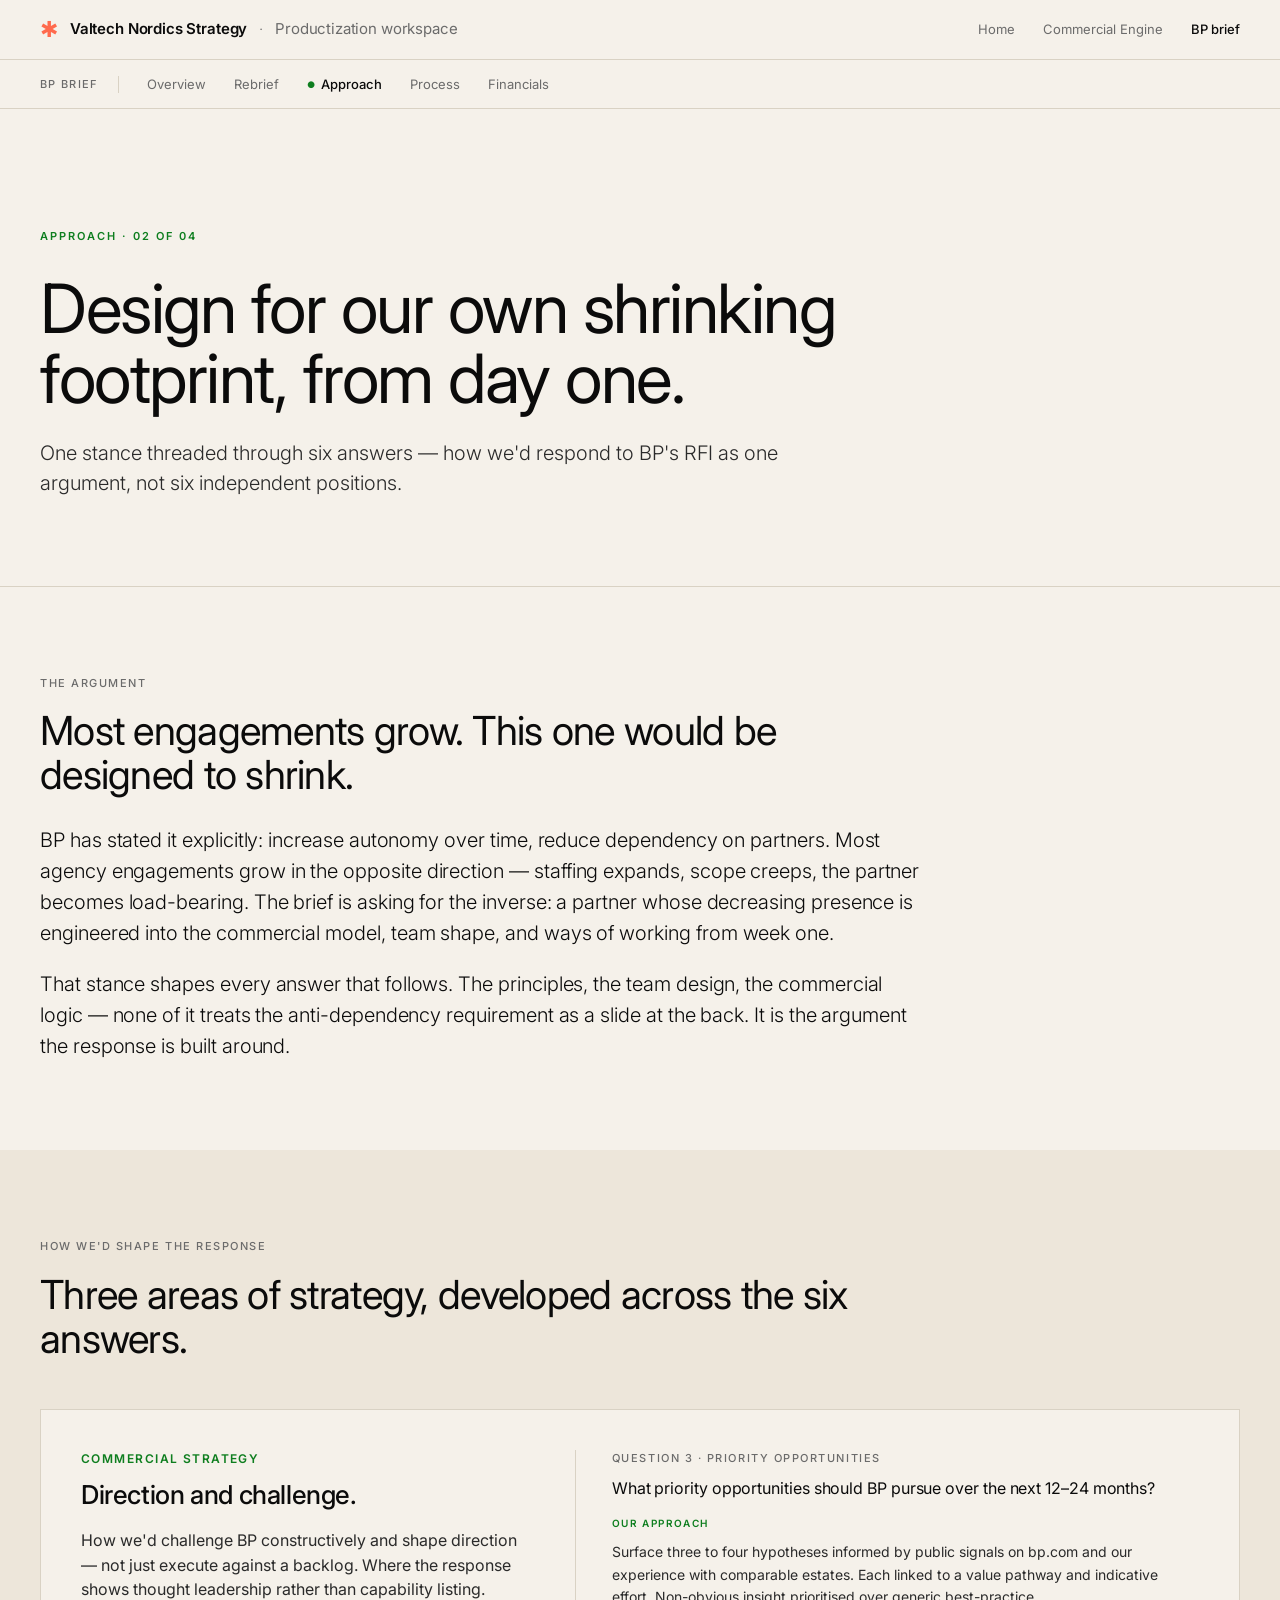
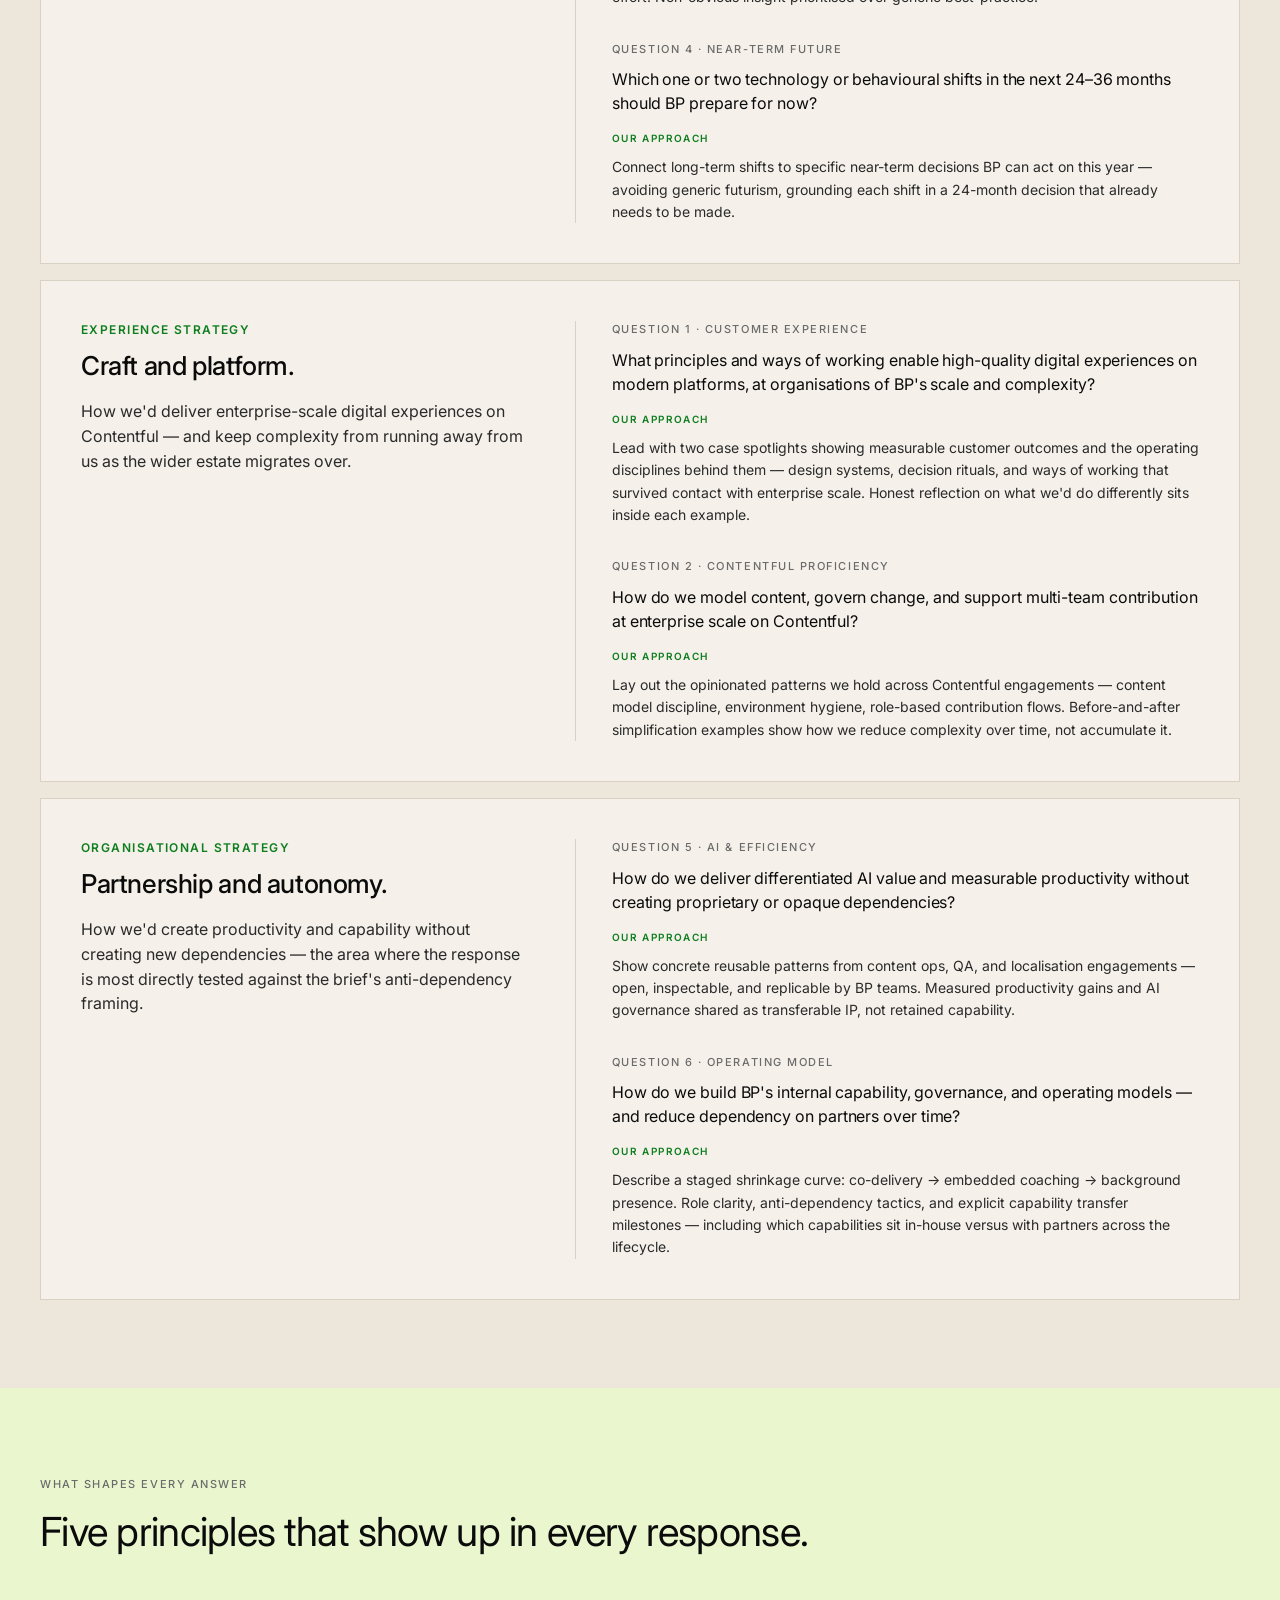
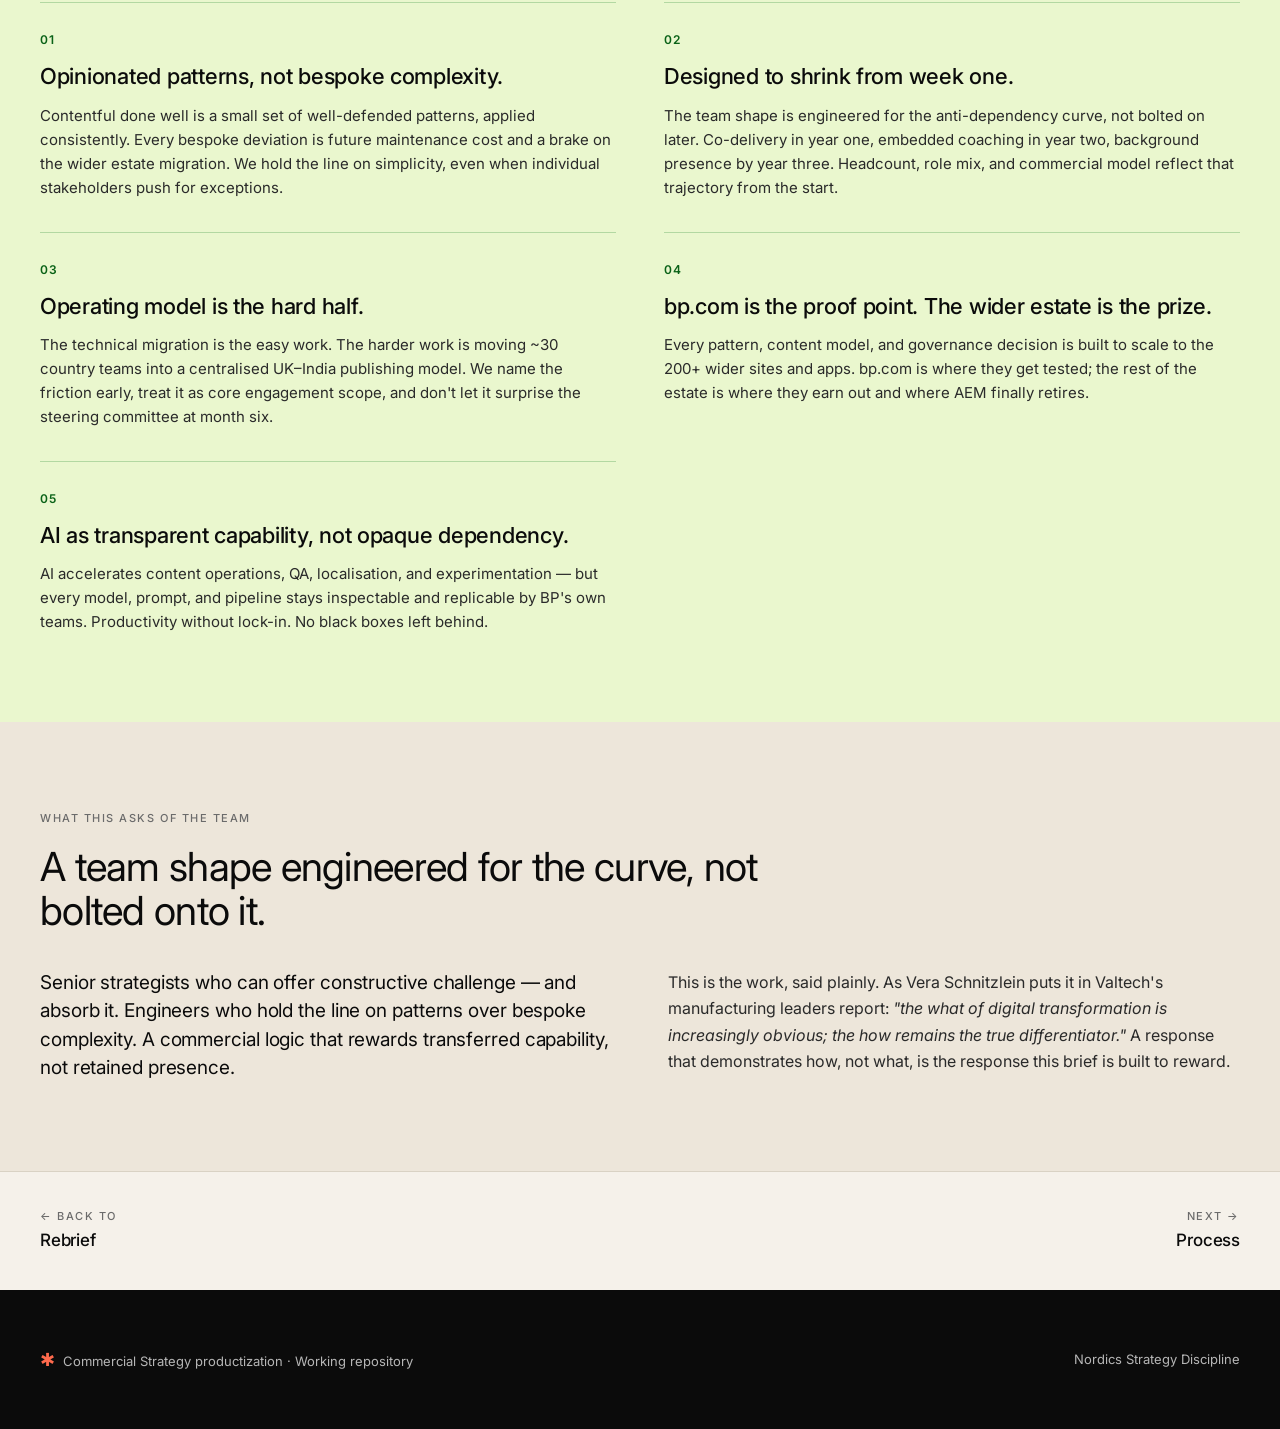
<file: bp-brief/approach/index.html>
<!DOCTYPE html>
<html lang="en">
<head>
<meta charset="UTF-8">
<meta name="viewport" content="width=device-width, initial-scale=1.0">
<title>Approach — BP brief · Valtech Nordics Strategy</title>
<link rel="preconnect" href="https://fonts.googleapis.com">
<link rel="preconnect" href="https://fonts.gstatic.com" crossorigin>
<link href="https://fonts.googleapis.com/css2?family=Inter:wght@300;400;500;600;700&display=swap" rel="stylesheet">
<style>
  :root {
    --cream: #F5F1EA;
    --cream-deep: #EDE6DA;
    --ink: #0B0B0B;
    --ink-soft: #2A2A2A;
    --ink-mute: #6B6B6B;
    --line: #D9D2C4;
    --coral: #FF6A4D;
    --bp-green: #0E7E1F;
    --bp-green-deep: #0A6217;
    --bp-lime: #BFFF38;
    --bp-pale: #D5F09E;
    --bp-pale-soft: #EAF7CE;
  }

  * { box-sizing: border-box; margin: 0; padding: 0; }
  html { scroll-behavior: smooth; }
  body {
    font-family: 'Inter', -apple-system, BlinkMacSystemFont, sans-serif;
    background: var(--cream);
    color: var(--ink);
    line-height: 1.5;
    font-weight: 400;
    -webkit-font-smoothing: antialiased;
    -moz-osx-font-smoothing: grayscale;
  }

  /* Site header */
  .site-header {
    position: sticky;
    top: 0;
    z-index: 50;
    background: var(--cream);
    border-bottom: 1px solid var(--line);
  }
  .site-header-inner {
    max-width: 1280px;
    margin: 0 auto;
    padding: 18px 40px;
    display: flex;
    justify-content: space-between;
    align-items: center;
  }
  .brand {
    display: flex;
    align-items: center;
    gap: 12px;
    font-weight: 600;
    font-size: 15px;
    letter-spacing: -0.01em;
    text-decoration: none;
    color: var(--ink);
  }
  .brand-mark { color: var(--coral); font-size: 22px; line-height: 1; font-weight: 400; }
  .brand-divider { color: var(--ink-mute); font-weight: 300; }
  .brand-context { color: var(--ink-mute); font-weight: 400; }
  .site-nav { display: flex; gap: 28px; font-size: 13px; }
  .site-nav a { color: var(--ink-mute); text-decoration: none; transition: color 0.15s; }
  .site-nav a:hover { color: var(--ink); }

  /* Brief sticky sub-nav */
  .brief-nav {
    position: sticky;
    top: 60px;
    z-index: 40;
    background: var(--cream);
    border-bottom: 1px solid var(--line);
  }
  .brief-nav-inner {
    max-width: 1280px;
    margin: 0 auto;
    padding: 14px 40px;
    display: flex;
    gap: 28px;
    align-items: center;
    overflow-x: auto;
  }
  .brief-nav-label {
    font-size: 11px;
    text-transform: uppercase;
    letter-spacing: 0.12em;
    color: var(--ink-mute);
    font-weight: 500;
    white-space: nowrap;
    padding-right: 20px;
    border-right: 1px solid var(--line);
  }
  .brief-nav a {
    font-size: 13px;
    color: var(--ink-mute);
    text-decoration: none;
    white-space: nowrap;
    transition: color 0.15s;
    font-weight: 400;
  }
  .brief-nav a:hover { color: var(--ink); }
  .brief-nav a.current { color: var(--ink); font-weight: 500; }
  .brief-nav a.current::before {
    content: "● ";
    color: var(--bp-green);
    font-size: 9px;
    vertical-align: middle;
    margin-right: 4px;
  }

  /* Page hero */
  .page-hero {
    padding: 120px 40px 88px;
    border-bottom: 1px solid var(--line);
  }
  .page-hero-inner { max-width: 1280px; margin: 0 auto; }
  .page-hero-eyebrow {
    font-size: 11px;
    text-transform: uppercase;
    letter-spacing: 0.18em;
    color: var(--bp-green);
    font-weight: 600;
    margin-bottom: 28px;
  }
  .page-hero-title {
    font-size: clamp(40px, 5.5vw, 68px);
    font-weight: 400;
    line-height: 1.04;
    letter-spacing: -0.022em;
    color: var(--ink);
    max-width: 980px;
    margin-bottom: 24px;
  }
  .page-hero-subtitle {
    font-size: 20px;
    font-weight: 300;
    line-height: 1.5;
    color: var(--ink-soft);
    max-width: 820px;
  }

  /* Section base */
  section { padding: 88px 40px; }
  .section-inner { max-width: 1280px; margin: 0 auto; }
  .section-eyebrow {
    font-size: 11px;
    text-transform: uppercase;
    letter-spacing: 0.14em;
    color: var(--ink-mute);
    font-weight: 500;
    margin-bottom: 18px;
  }
  .section-title {
    font-size: clamp(28px, 3.4vw, 40px);
    font-weight: 400;
    line-height: 1.1;
    letter-spacing: -0.018em;
    color: var(--ink);
    margin-bottom: 28px;
    max-width: 820px;
  }

  /* The argument section */
  .argument-body {
    font-size: 20px;
    line-height: 1.55;
    font-weight: 300;
    color: var(--ink);
    letter-spacing: -0.003em;
    max-width: 880px;
  }
  .argument-body p { margin-bottom: 20px; }
  .argument-body p:last-child { margin-bottom: 0; }

  /* Strategic areas / clusters */
  .clusters {
    background: var(--cream-deep);
  }
  .clusters-list {
    display: flex;
    flex-direction: column;
    gap: 16px;
    margin-top: 48px;
  }
  .cluster {
    background: var(--cream);
    border: 1px solid var(--line);
    padding: 40px;
    display: grid;
    grid-template-columns: 1fr 1.4fr;
    gap: 48px;
    align-items: start;
  }
  .cluster-left {
    display: flex;
    flex-direction: column;
    gap: 12px;
  }
  .cluster-num {
    font-size: 12px;
    color: var(--bp-green);
    font-weight: 600;
    letter-spacing: 0.12em;
  }
  .cluster-theme {
    font-size: 26px;
    font-weight: 500;
    line-height: 1.15;
    letter-spacing: -0.015em;
    color: var(--ink);
  }
  .cluster-description {
    font-size: 16px;
    line-height: 1.55;
    color: var(--ink-soft);
    margin-top: 6px;
  }
  .cluster-right {
    display: flex;
    flex-direction: column;
    gap: 32px;
    padding-left: 36px;
    border-left: 1px solid var(--line);
  }
  .cluster-question {
    display: flex;
    flex-direction: column;
    gap: 10px;
  }
  .cluster-question-label {
    font-size: 11px;
    text-transform: uppercase;
    letter-spacing: 0.14em;
    color: var(--ink-mute);
    font-weight: 500;
  }
  .cluster-question-statement {
    font-size: 16px;
    line-height: 1.5;
    color: var(--ink);
    font-weight: 400;
    letter-spacing: -0.005em;
  }
  .cluster-approach-label {
    font-size: 10px;
    text-transform: uppercase;
    letter-spacing: 0.14em;
    color: var(--bp-green);
    font-weight: 600;
    margin-top: 6px;
  }
  .cluster-approach-text {
    font-size: 14px;
    line-height: 1.6;
    color: var(--ink-soft);
  }

  /* Principles — numbered list */
  .principles {
    background: var(--bp-pale-soft);
  }
  .numbered-list {
    display: grid;
    grid-template-columns: 1fr 1fr;
    gap: 32px 48px;
    margin-top: 48px;
  }
  .numbered-item {
    border-top: 1px solid rgba(14, 126, 31, 0.25);
    padding-top: 28px;
  }
  .numbered-item-num {
    font-size: 12px;
    color: var(--bp-green-deep);
    font-weight: 600;
    letter-spacing: 0.12em;
    margin-bottom: 14px;
  }
  .numbered-item-title {
    font-size: 22px;
    font-weight: 500;
    line-height: 1.2;
    letter-spacing: -0.012em;
    color: var(--ink);
    margin-bottom: 14px;
  }
  .numbered-item-body {
    font-size: 15px;
    line-height: 1.6;
    color: var(--ink-soft);
  }

  /* Team shape — closing */
  .team-shape {
    background: var(--cream-deep);
  }
  .team-shape-body {
    display: grid;
    grid-template-columns: 1fr 1fr;
    gap: 56px;
    margin-top: 36px;
  }
  .team-shape-lead {
    font-size: 19px;
    line-height: 1.5;
    color: var(--ink);
    font-weight: 400;
    letter-spacing: -0.005em;
  }
  .team-shape-body p:not(.team-shape-lead) {
    font-size: 16px;
    line-height: 1.65;
    color: var(--ink-soft);
  }

  /* Page foot nav */
  .page-foot-nav {
    padding: 36px 40px;
    border-top: 1px solid var(--line);
    background: var(--cream);
  }
  .page-foot-nav-inner {
    max-width: 1280px;
    margin: 0 auto;
    display: flex;
    justify-content: space-between;
    align-items: center;
    gap: 24px;
  }
  .foot-nav-link {
    text-decoration: none;
    color: var(--ink);
    display: flex;
    flex-direction: column;
    gap: 4px;
    transition: color 0.15s;
  }
  .foot-nav-link:hover { color: var(--bp-green); }
  .foot-nav-link-label {
    font-size: 11px;
    text-transform: uppercase;
    letter-spacing: 0.14em;
    color: var(--ink-mute);
    font-weight: 500;
  }
  .foot-nav-link-title {
    font-size: 17px;
    font-weight: 500;
    letter-spacing: -0.01em;
  }
  .foot-nav-link.next { text-align: right; }

  /* Footer */
  footer {
    background: var(--ink);
    color: rgba(255, 255, 255, 0.7);
    padding: 56px 40px;
  }
  .footer-inner {
    max-width: 1280px;
    margin: 0 auto;
    display: flex;
    justify-content: space-between;
    align-items: center;
    gap: 32px;
    font-size: 13px;
  }
  .footer-mark { color: var(--coral); font-size: 18px; margin-right: 8px; }

  /* Responsive */
  @media (max-width: 900px) {
    .site-header-inner, .brief-nav-inner, section, footer, .page-foot-nav { padding-left: 24px; padding-right: 24px; }
    section { padding-top: 56px; padding-bottom: 56px; }
    .page-hero { padding: 64px 24px 56px; }
    .site-nav { display: none; }
    .cluster { grid-template-columns: 1fr; gap: 24px; padding: 28px; }
    .cluster-right { padding-left: 0; padding-top: 20px; border-left: none; border-top: 1px solid var(--line); }
    .numbered-list { grid-template-columns: 1fr; gap: 24px; }
    .team-shape-body { grid-template-columns: 1fr; gap: 24px; }
    .page-foot-nav-inner { flex-direction: column; align-items: stretch; gap: 16px; }
    .foot-nav-link.next { text-align: left; }
    .footer-inner { flex-direction: column; align-items: flex-start; }
  }
</style>
</head>
<body>

<!-- Site header -->
<header class="site-header">
  <div class="site-header-inner">
    <a class="brand" href="../../index.html">
      <span class="brand-mark">✱</span>
      <span>Valtech Nordics Strategy</span>
      <span class="brand-divider">·</span>
      <span class="brand-context">Productization workspace</span>
    </a>
    <nav class="site-nav">
      <a href="../../index.html">Home</a>
      <a href="../../commercial_engine/">Commercial Engine</a>
      <a href="../" style="color: var(--ink); font-weight: 500;">BP brief</a>
    </nav>
  </div>
</header>

<!-- BP brief sub-nav -->
<nav class="brief-nav">
  <div class="brief-nav-inner">
    <span class="brief-nav-label">BP brief</span>
    <a href="../">Overview</a>
    <a href="../rebrief/">Rebrief</a>
    <a href="./" class="current">Approach</a>
    <a href="../process/">Process</a>
    <a href="../financials/">Financials</a>
  </div>
</nav>

<!-- Page hero -->
<section class="page-hero">
  <div class="page-hero-inner">
    <div class="page-hero-eyebrow">Approach · 02 of 04</div>
    <h1 class="page-hero-title">Design for our own shrinking footprint, from day one.</h1>
    <p class="page-hero-subtitle">One stance threaded through six answers — how we'd respond to BP's RFI as one argument, not six independent positions.</p>
  </div>
</section>

<!-- The argument -->
<section>
  <div class="section-inner">
    <div class="section-eyebrow">The argument</div>
    <h2 class="section-title">Most engagements grow. This one would be designed to shrink.</h2>
    <div class="argument-body">
      <p>BP has stated it explicitly: increase autonomy over time, reduce dependency on partners. Most agency engagements grow in the opposite direction — staffing expands, scope creeps, the partner becomes load-bearing. The brief is asking for the inverse: a partner whose decreasing presence is engineered into the commercial model, team shape, and ways of working from week one.</p>
      <p>That stance shapes every answer that follows. The principles, the team design, the commercial logic — none of it treats the anti-dependency requirement as a slide at the back. It is the argument the response is built around.</p>
    </div>
  </div>
</section>

<!-- Strategic areas -->
<section class="clusters">
  <div class="section-inner">
    <div class="section-eyebrow">How we'd shape the response</div>
    <h2 class="section-title">Three areas of strategy, developed across the six answers.</h2>

    <div class="clusters-list">

      <div class="cluster">
        <div class="cluster-left">
          <div class="cluster-num">COMMERCIAL STRATEGY</div>
          <div class="cluster-theme">Direction and challenge.</div>
          <div class="cluster-description">How we'd challenge BP constructively and shape direction — not just execute against a backlog. Where the response shows thought leadership rather than capability listing.</div>
        </div>
        <div class="cluster-right">
          <div class="cluster-question">
            <span class="cluster-question-label">Question 3 · Priority opportunities</span>
            <p class="cluster-question-statement">What priority opportunities should BP pursue over the next 12–24 months?</p>
            <span class="cluster-approach-label">Our approach</span>
            <p class="cluster-approach-text">Surface three to four hypotheses informed by public signals on bp.com and our experience with comparable estates. Each linked to a value pathway and indicative effort. Non-obvious insight prioritised over generic best-practice.</p>
          </div>
          <div class="cluster-question">
            <span class="cluster-question-label">Question 4 · Near-term future</span>
            <p class="cluster-question-statement">Which one or two technology or behavioural shifts in the next 24–36 months should BP prepare for now?</p>
            <span class="cluster-approach-label">Our approach</span>
            <p class="cluster-approach-text">Connect long-term shifts to specific near-term decisions BP can act on this year — avoiding generic futurism, grounding each shift in a 24-month decision that already needs to be made.</p>
          </div>
        </div>
      </div>

      <div class="cluster">
        <div class="cluster-left">
          <div class="cluster-num">EXPERIENCE STRATEGY</div>
          <div class="cluster-theme">Craft and platform.</div>
          <div class="cluster-description">How we'd deliver enterprise-scale digital experiences on Contentful — and keep complexity from running away from us as the wider estate migrates over.</div>
        </div>
        <div class="cluster-right">
          <div class="cluster-question">
            <span class="cluster-question-label">Question 1 · Customer experience</span>
            <p class="cluster-question-statement">What principles and ways of working enable high-quality digital experiences on modern platforms, at organisations of BP's scale and complexity?</p>
            <span class="cluster-approach-label">Our approach</span>
            <p class="cluster-approach-text">Lead with two case spotlights showing measurable customer outcomes and the operating disciplines behind them — design systems, decision rituals, and ways of working that survived contact with enterprise scale. Honest reflection on what we'd do differently sits inside each example.</p>
          </div>
          <div class="cluster-question">
            <span class="cluster-question-label">Question 2 · Contentful proficiency</span>
            <p class="cluster-question-statement">How do we model content, govern change, and support multi-team contribution at enterprise scale on Contentful?</p>
            <span class="cluster-approach-label">Our approach</span>
            <p class="cluster-approach-text">Lay out the opinionated patterns we hold across Contentful engagements — content model discipline, environment hygiene, role-based contribution flows. Before-and-after simplification examples show how we reduce complexity over time, not accumulate it.</p>
          </div>
        </div>
      </div>

      <div class="cluster">
        <div class="cluster-left">
          <div class="cluster-num">ORGANISATIONAL STRATEGY</div>
          <div class="cluster-theme">Partnership and autonomy.</div>
          <div class="cluster-description">How we'd create productivity and capability without creating new dependencies — the area where the response is most directly tested against the brief's anti-dependency framing.</div>
        </div>
        <div class="cluster-right">
          <div class="cluster-question">
            <span class="cluster-question-label">Question 5 · AI &amp; efficiency</span>
            <p class="cluster-question-statement">How do we deliver differentiated AI value and measurable productivity without creating proprietary or opaque dependencies?</p>
            <span class="cluster-approach-label">Our approach</span>
            <p class="cluster-approach-text">Show concrete reusable patterns from content ops, QA, and localisation engagements — open, inspectable, and replicable by BP teams. Measured productivity gains and AI governance shared as transferable IP, not retained capability.</p>
          </div>
          <div class="cluster-question">
            <span class="cluster-question-label">Question 6 · Operating model</span>
            <p class="cluster-question-statement">How do we build BP's internal capability, governance, and operating models — and reduce dependency on partners over time?</p>
            <span class="cluster-approach-label">Our approach</span>
            <p class="cluster-approach-text">Describe a staged shrinkage curve: co-delivery → embedded coaching → background presence. Role clarity, anti-dependency tactics, and explicit capability transfer milestones — including which capabilities sit in-house versus with partners across the lifecycle.</p>
          </div>
        </div>
      </div>

    </div>
  </div>
</section>

<!-- Principles -->
<section class="principles">
  <div class="section-inner">
    <div class="section-eyebrow">What shapes every answer</div>
    <h2 class="section-title">Five principles that show up in every response.</h2>

    <div class="numbered-list">

      <div class="numbered-item">
        <div class="numbered-item-num">01</div>
        <div class="numbered-item-title">Opinionated patterns, not bespoke complexity.</div>
        <div class="numbered-item-body">Contentful done well is a small set of well-defended patterns, applied consistently. Every bespoke deviation is future maintenance cost and a brake on the wider estate migration. We hold the line on simplicity, even when individual stakeholders push for exceptions.</div>
      </div>

      <div class="numbered-item">
        <div class="numbered-item-num">02</div>
        <div class="numbered-item-title">Designed to shrink from week one.</div>
        <div class="numbered-item-body">The team shape is engineered for the anti-dependency curve, not bolted on later. Co-delivery in year one, embedded coaching in year two, background presence by year three. Headcount, role mix, and commercial model reflect that trajectory from the start.</div>
      </div>

      <div class="numbered-item">
        <div class="numbered-item-num">03</div>
        <div class="numbered-item-title">Operating model is the hard half.</div>
        <div class="numbered-item-body">The technical migration is the easy work. The harder work is moving ~30 country teams into a centralised UK–India publishing model. We name the friction early, treat it as core engagement scope, and don't let it surprise the steering committee at month six.</div>
      </div>

      <div class="numbered-item">
        <div class="numbered-item-num">04</div>
        <div class="numbered-item-title">bp.com is the proof point. The wider estate is the prize.</div>
        <div class="numbered-item-body">Every pattern, content model, and governance decision is built to scale to the 200+ wider sites and apps. bp.com is where they get tested; the rest of the estate is where they earn out and where AEM finally retires.</div>
      </div>

      <div class="numbered-item">
        <div class="numbered-item-num">05</div>
        <div class="numbered-item-title">AI as transparent capability, not opaque dependency.</div>
        <div class="numbered-item-body">AI accelerates content operations, QA, localisation, and experimentation — but every model, prompt, and pipeline stays inspectable and replicable by BP's own teams. Productivity without lock-in. No black boxes left behind.</div>
      </div>

    </div>
  </div>
</section>

<!-- Team shape — closing -->
<section class="team-shape">
  <div class="section-inner">
    <div class="section-eyebrow">What this asks of the team</div>
    <h2 class="section-title">A team shape engineered for the curve, not bolted onto it.</h2>
    <div class="team-shape-body">
      <p class="team-shape-lead">Senior strategists who can offer constructive challenge — and absorb it. Engineers who hold the line on patterns over bespoke complexity. A commercial logic that rewards transferred capability, not retained presence.</p>
      <p>This is the work, said plainly. As Vera Schnitzlein puts it in Valtech's manufacturing leaders report: <em>"the what of digital transformation is increasingly obvious; the how remains the true differentiator."</em> A response that demonstrates how, not what, is the response this brief is built to reward.</p>
    </div>
  </div>
</section>

<!-- Page foot nav -->
<nav class="page-foot-nav">
  <div class="page-foot-nav-inner">
    <a class="foot-nav-link prev" href="../rebrief/">
      <span class="foot-nav-link-label">← Back to</span>
      <span class="foot-nav-link-title">Rebrief</span>
    </a>
    <a class="foot-nav-link next" href="../process/">
      <span class="foot-nav-link-label">Next →</span>
      <span class="foot-nav-link-title">Process</span>
    </a>
  </div>
</nav>

<!-- Footer -->
<footer>
  <div class="footer-inner">
    <p><span class="footer-mark">✱</span>Commercial Strategy productization · Working repository</p>
    <p>Nordics Strategy Discipline</p>
  </div>
</footer>

</body>
</html>
</file>
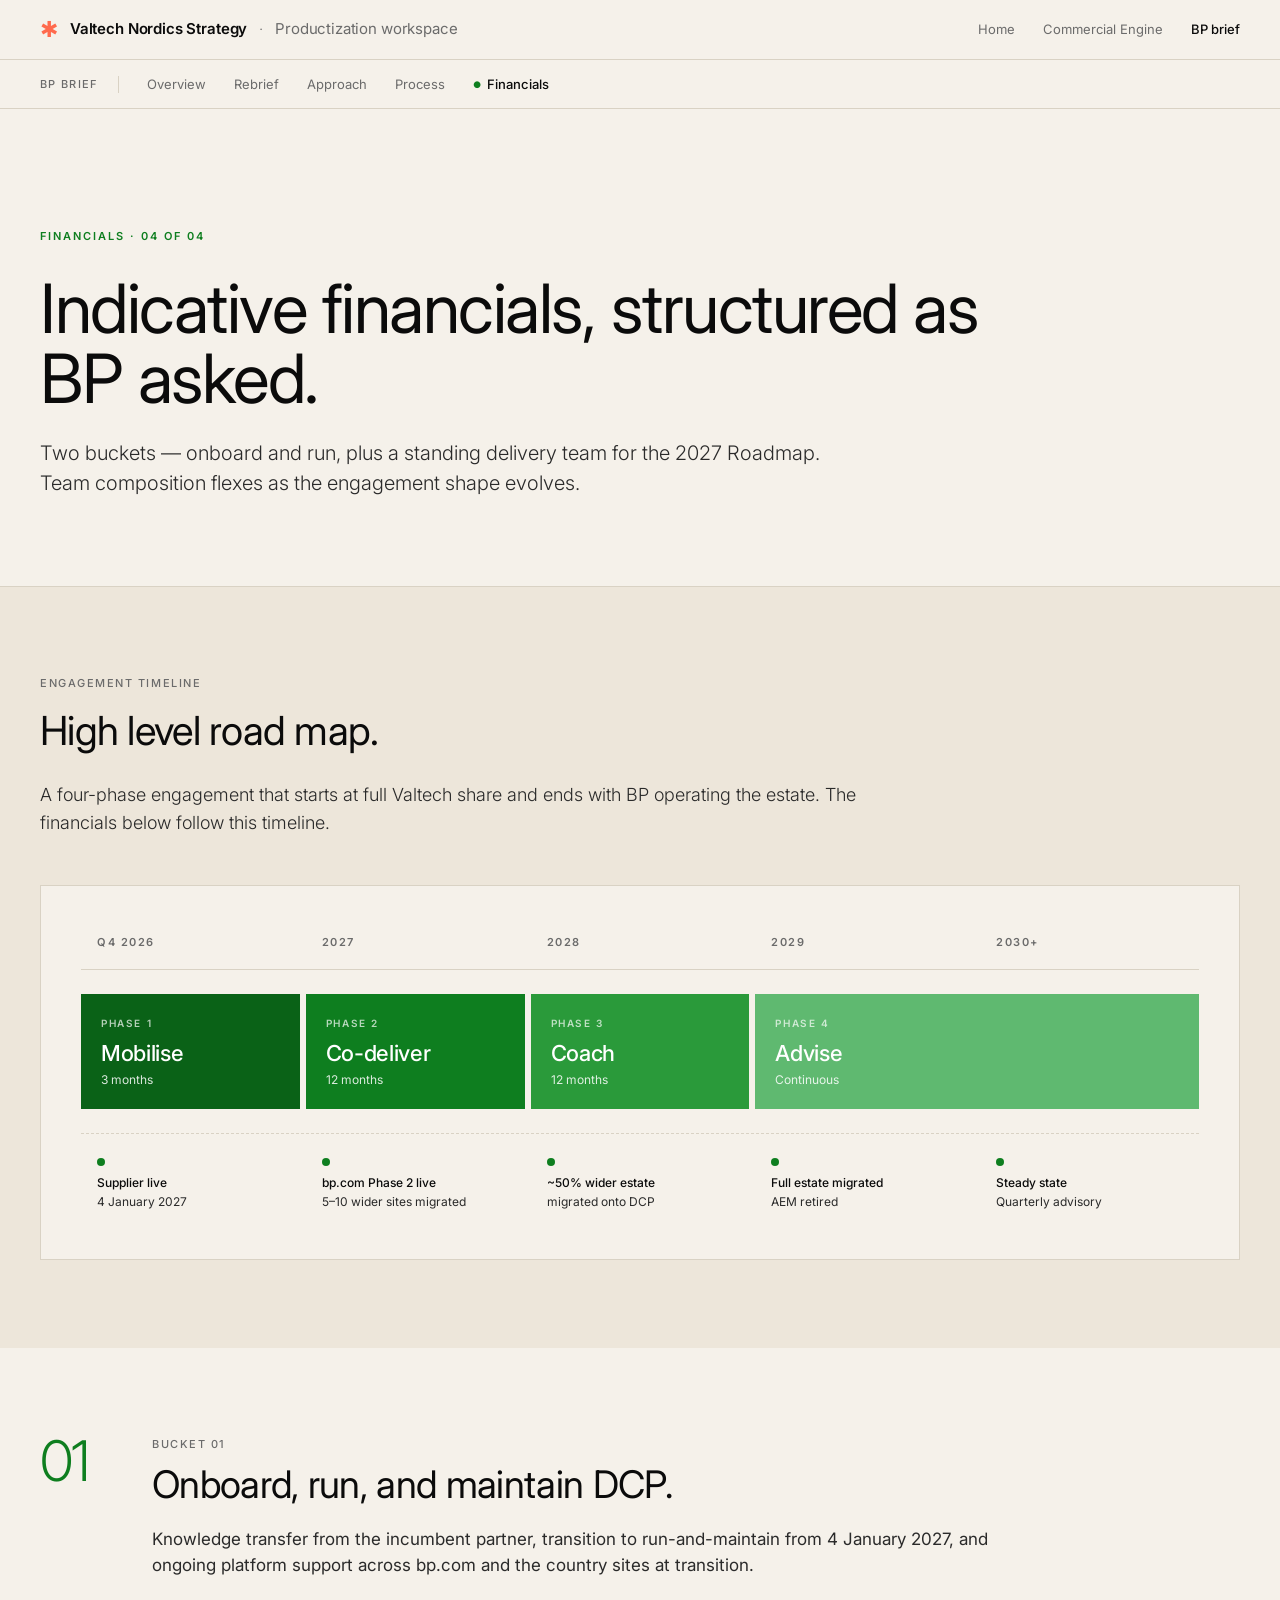
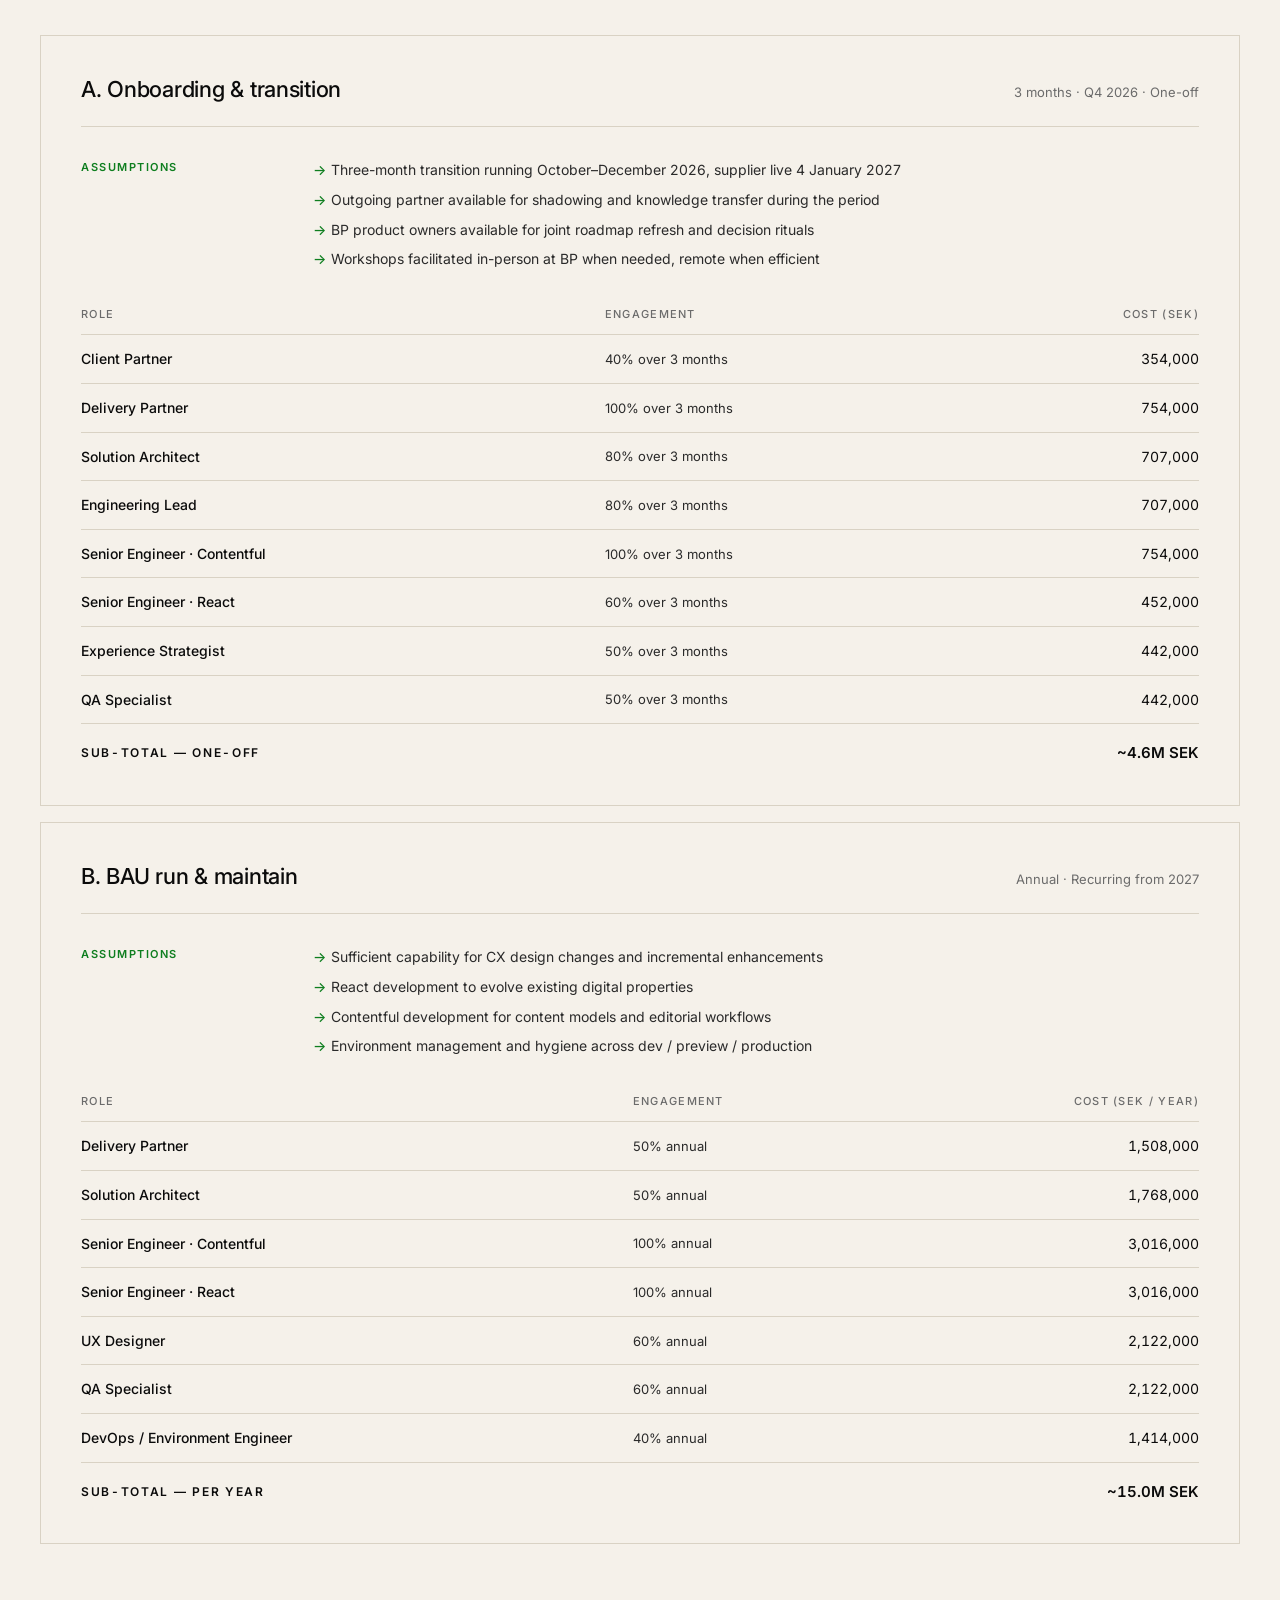
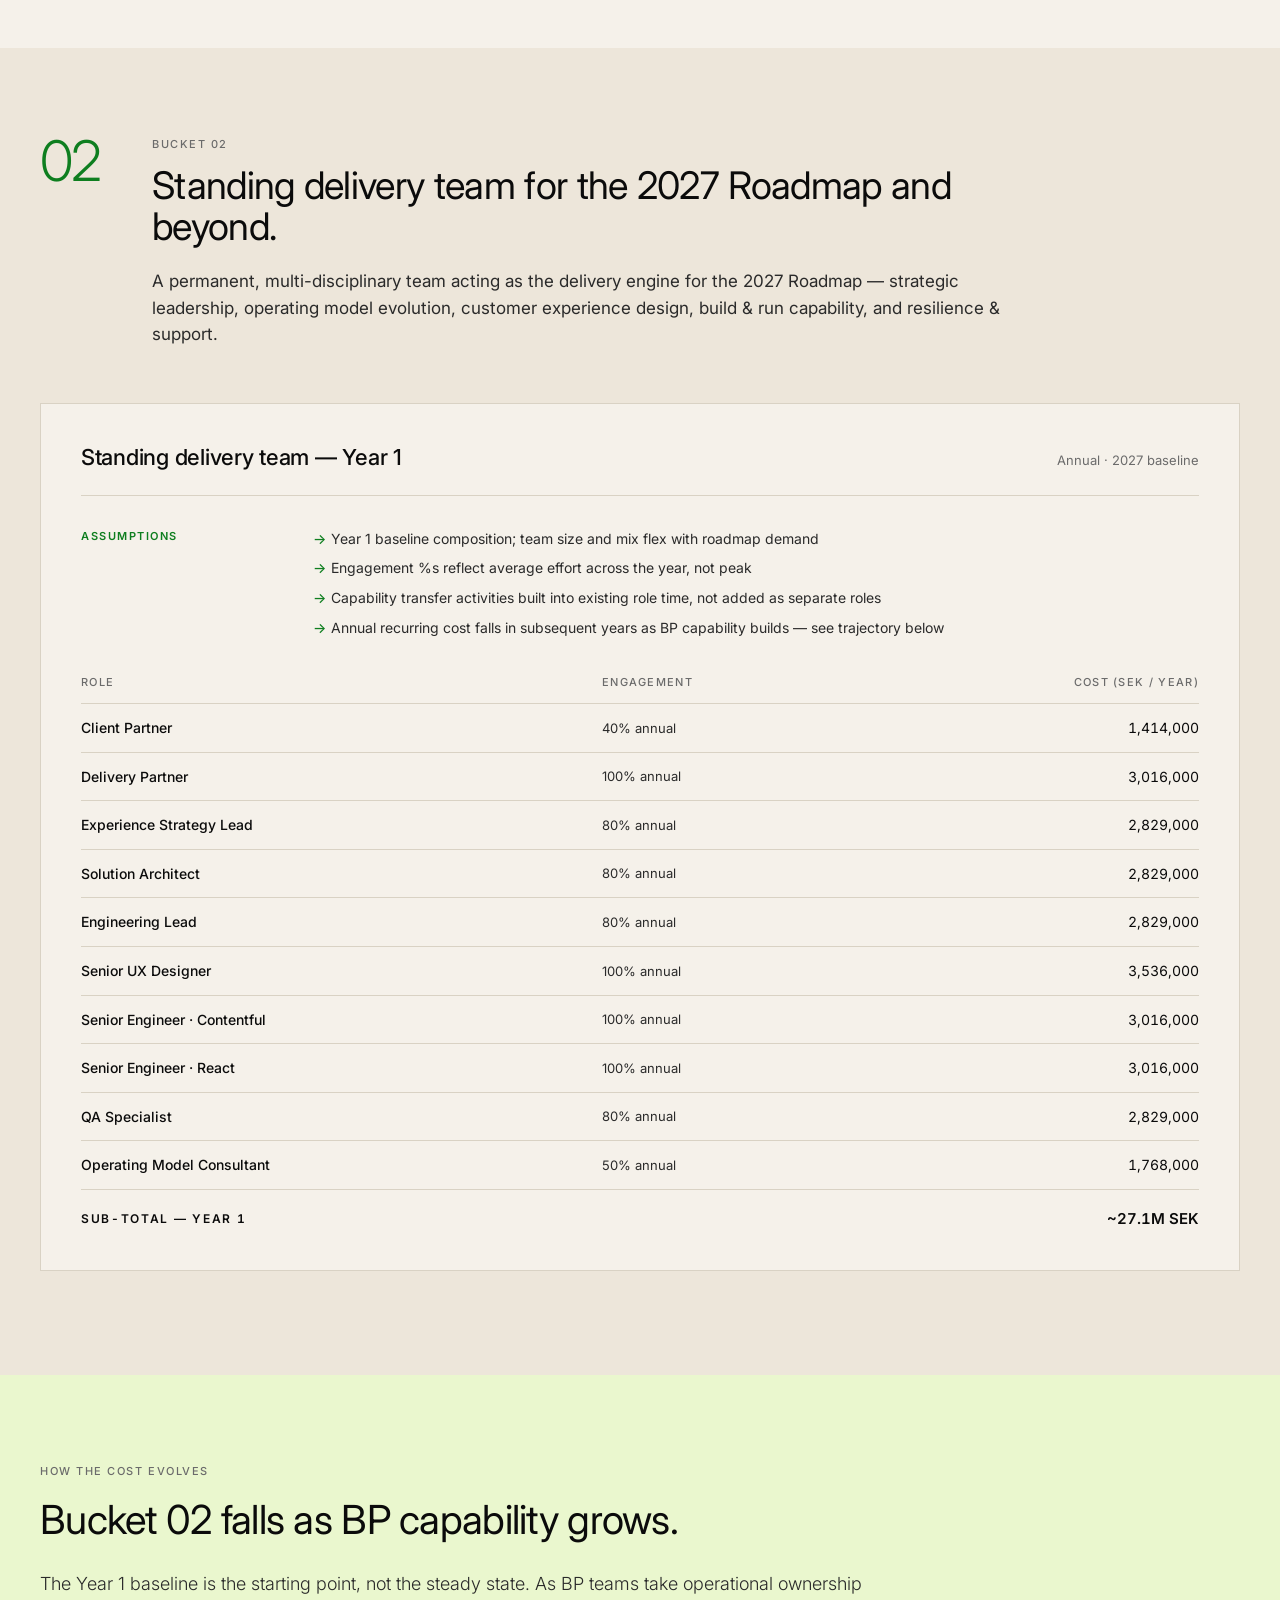
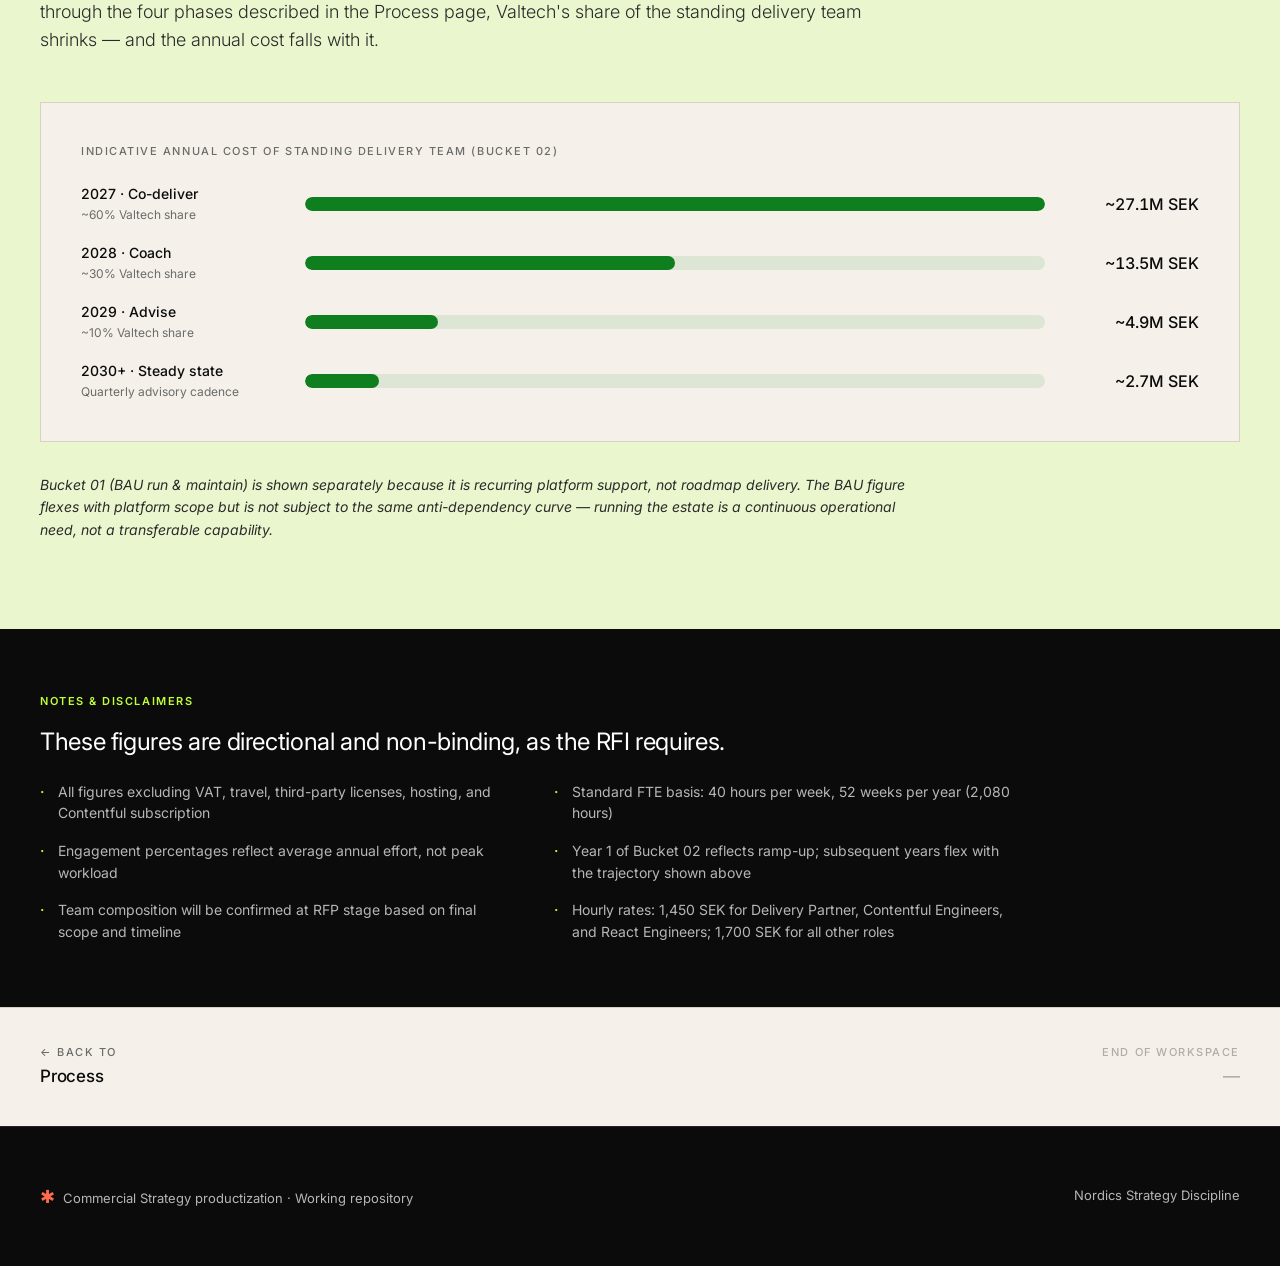
<file: bp-brief/financials/index.html>
<!DOCTYPE html>
<html lang="en">
<head>
<meta charset="UTF-8">
<meta name="viewport" content="width=device-width, initial-scale=1.0">
<title>Financials — BP brief · Valtech Nordics Strategy</title>
<link rel="preconnect" href="https://fonts.googleapis.com">
<link rel="preconnect" href="https://fonts.gstatic.com" crossorigin>
<link href="https://fonts.googleapis.com/css2?family=Inter:wght@300;400;500;600;700&display=swap" rel="stylesheet">
<style>
  :root {
    --cream: #F5F1EA;
    --cream-deep: #EDE6DA;
    --ink: #0B0B0B;
    --ink-soft: #2A2A2A;
    --ink-mute: #6B6B6B;
    --line: #D9D2C4;
    --coral: #FF6A4D;
    --bp-green: #0E7E1F;
    --bp-green-deep: #0A6217;
    --bp-lime: #BFFF38;
    --bp-pale: #D5F09E;
    --bp-pale-soft: #EAF7CE;
  }

  * { box-sizing: border-box; margin: 0; padding: 0; }
  html { scroll-behavior: smooth; }
  body {
    font-family: 'Inter', -apple-system, BlinkMacSystemFont, sans-serif;
    background: var(--cream);
    color: var(--ink);
    line-height: 1.5;
    font-weight: 400;
    -webkit-font-smoothing: antialiased;
    -moz-osx-font-smoothing: grayscale;
  }

  /* Site header */
  .site-header {
    position: sticky;
    top: 0;
    z-index: 50;
    background: var(--cream);
    border-bottom: 1px solid var(--line);
  }
  .site-header-inner {
    max-width: 1280px;
    margin: 0 auto;
    padding: 18px 40px;
    display: flex;
    justify-content: space-between;
    align-items: center;
  }
  .brand {
    display: flex;
    align-items: center;
    gap: 12px;
    font-weight: 600;
    font-size: 15px;
    letter-spacing: -0.01em;
    text-decoration: none;
    color: var(--ink);
  }
  .brand-mark { color: var(--coral); font-size: 22px; line-height: 1; font-weight: 400; }
  .brand-divider { color: var(--ink-mute); font-weight: 300; }
  .brand-context { color: var(--ink-mute); font-weight: 400; }
  .site-nav { display: flex; gap: 28px; font-size: 13px; }
  .site-nav a { color: var(--ink-mute); text-decoration: none; transition: color 0.15s; }
  .site-nav a:hover { color: var(--ink); }

  /* Brief sticky sub-nav */
  .brief-nav {
    position: sticky;
    top: 60px;
    z-index: 40;
    background: var(--cream);
    border-bottom: 1px solid var(--line);
  }
  .brief-nav-inner {
    max-width: 1280px;
    margin: 0 auto;
    padding: 14px 40px;
    display: flex;
    gap: 28px;
    align-items: center;
    overflow-x: auto;
  }
  .brief-nav-label {
    font-size: 11px;
    text-transform: uppercase;
    letter-spacing: 0.12em;
    color: var(--ink-mute);
    font-weight: 500;
    white-space: nowrap;
    padding-right: 20px;
    border-right: 1px solid var(--line);
  }
  .brief-nav a {
    font-size: 13px;
    color: var(--ink-mute);
    text-decoration: none;
    white-space: nowrap;
    transition: color 0.15s;
    font-weight: 400;
  }
  .brief-nav a:hover { color: var(--ink); }
  .brief-nav a.current { color: var(--ink); font-weight: 500; }
  .brief-nav a.current::before {
    content: "● ";
    color: var(--bp-green);
    font-size: 9px;
    vertical-align: middle;
    margin-right: 4px;
  }

  /* Page hero */
  .page-hero {
    padding: 120px 40px 88px;
    border-bottom: 1px solid var(--line);
  }
  .page-hero-inner { max-width: 1280px; margin: 0 auto; }
  .page-hero-eyebrow {
    font-size: 11px;
    text-transform: uppercase;
    letter-spacing: 0.18em;
    color: var(--bp-green);
    font-weight: 600;
    margin-bottom: 28px;
  }
  .page-hero-title {
    font-size: clamp(40px, 5.5vw, 68px);
    font-weight: 400;
    line-height: 1.04;
    letter-spacing: -0.022em;
    color: var(--ink);
    max-width: 980px;
    margin-bottom: 24px;
  }
  .page-hero-subtitle {
    font-size: 20px;
    font-weight: 300;
    line-height: 1.5;
    color: var(--ink-soft);
    max-width: 820px;
  }

  /* Section base */
  section { padding: 88px 40px; }
  .section-inner { max-width: 1280px; margin: 0 auto; }
  .section-eyebrow {
    font-size: 11px;
    text-transform: uppercase;
    letter-spacing: 0.14em;
    color: var(--ink-mute);
    font-weight: 500;
    margin-bottom: 18px;
  }
  .section-title {
    font-size: clamp(28px, 3.4vw, 40px);
    font-weight: 400;
    line-height: 1.1;
    letter-spacing: -0.018em;
    color: var(--ink);
    margin-bottom: 28px;
    max-width: 880px;
  }
  .section-lead {
    font-size: 18px;
    line-height: 1.55;
    color: var(--ink-soft);
    max-width: 880px;
    font-weight: 300;
  }

  /* Roadmap */
  .roadmap-section {
    background: var(--cream-deep);
  }
  .roadmap {
    background: var(--cream);
    border: 1px solid var(--line);
    padding: 48px 40px;
    margin-top: 48px;
  }
  .roadmap-axis {
    display: grid;
    grid-template-columns: repeat(5, 1fr);
    gap: 6px;
    padding-bottom: 18px;
    border-bottom: 1px solid var(--line);
  }
  .roadmap-axis-cell {
    font-size: 11px;
    text-transform: uppercase;
    letter-spacing: 0.14em;
    color: var(--ink-mute);
    font-weight: 600;
    text-align: left;
    padding-left: 16px;
  }
  .roadmap-phases {
    display: grid;
    grid-template-columns: repeat(5, 1fr);
    gap: 6px;
    margin-top: 24px;
  }
  .roadmap-phase {
    color: white;
    padding: 22px 20px 20px;
    display: flex;
    flex-direction: column;
    gap: 6px;
    min-height: 110px;
  }
  .roadmap-phase.phase-1 { background: var(--bp-green-deep); grid-column: 1; }
  .roadmap-phase.phase-2 { background: var(--bp-green); grid-column: 2; }
  .roadmap-phase.phase-3 { background: #2A9A3A; grid-column: 3; }
  .roadmap-phase.phase-4 {
    background: #5FB970;
    grid-column: 4 / 6;
  }
  .phase-tag {
    font-size: 10px;
    text-transform: uppercase;
    letter-spacing: 0.16em;
    color: rgba(255, 255, 255, 0.7);
    font-weight: 600;
  }
  .phase-title {
    font-size: 22px;
    font-weight: 500;
    letter-spacing: -0.015em;
    line-height: 1.1;
    margin-top: 4px;
  }
  .phase-meta {
    font-size: 12px;
    color: rgba(255, 255, 255, 0.85);
    margin-top: auto;
  }
  .roadmap-milestones {
    display: grid;
    grid-template-columns: repeat(5, 1fr);
    gap: 6px;
    margin-top: 24px;
    padding-top: 24px;
    border-top: 1px dashed var(--line);
  }
  .milestone {
    padding: 0 16px;
    display: flex;
    flex-direction: column;
    gap: 8px;
  }
  .milestone-marker {
    width: 8px;
    height: 8px;
    background: var(--bp-green);
    border-radius: 50%;
  }
  .milestone-text {
    font-size: 12px;
    line-height: 1.45;
    color: var(--ink-soft);
  }
  .milestone-text strong {
    color: var(--ink);
    font-weight: 500;
    display: block;
    margin-bottom: 2px;
  }

  /* Bucket section */
  .bucket {
    padding: 88px 40px;
  }
  .bucket.alt { background: var(--cream-deep); }

  .bucket-header {
    display: grid;
    grid-template-columns: 80px 1fr;
    gap: 32px;
    align-items: start;
    margin-bottom: 56px;
  }
  .bucket-num {
    font-size: 56px;
    font-weight: 300;
    color: var(--bp-green);
    letter-spacing: -0.03em;
    line-height: 0.9;
  }
  .bucket-text {
    display: flex;
    flex-direction: column;
    gap: 12px;
  }
  .bucket-label {
    font-size: 11px;
    text-transform: uppercase;
    letter-spacing: 0.14em;
    color: var(--ink-mute);
    font-weight: 500;
  }
  .bucket-title {
    font-size: clamp(28px, 3.2vw, 38px);
    font-weight: 400;
    line-height: 1.1;
    letter-spacing: -0.018em;
    color: var(--ink);
    max-width: 880px;
  }
  .bucket-description {
    font-size: 17px;
    line-height: 1.55;
    color: var(--ink-soft);
    max-width: 880px;
    margin-top: 8px;
  }

  /* Budget block */
  .budget-block {
    background: var(--cream);
    border: 1px solid var(--line);
    padding: 40px;
    margin-bottom: 16px;
  }
  .bucket.alt .budget-block { background: var(--cream); }
  .budget-block-header {
    display: flex;
    justify-content: space-between;
    align-items: baseline;
    flex-wrap: wrap;
    gap: 12px;
    margin-bottom: 32px;
    padding-bottom: 24px;
    border-bottom: 1px solid var(--line);
  }
  .budget-block-title {
    font-size: 22px;
    font-weight: 500;
    line-height: 1.2;
    letter-spacing: -0.012em;
    color: var(--ink);
  }
  .budget-block-meta {
    font-size: 13px;
    color: var(--ink-mute);
  }

  /* Assumptions */
  .assumptions {
    display: grid;
    grid-template-columns: 200px 1fr;
    gap: 32px;
    margin-bottom: 36px;
  }
  .assumptions-label {
    font-size: 11px;
    text-transform: uppercase;
    letter-spacing: 0.14em;
    color: var(--bp-green);
    font-weight: 600;
  }
  .assumptions-list {
    list-style: none;
    display: flex;
    flex-direction: column;
    gap: 8px;
  }
  .assumptions-list li {
    font-size: 14px;
    line-height: 1.55;
    color: var(--ink-soft);
    padding-left: 18px;
    position: relative;
  }
  .assumptions-list li::before {
    content: "→";
    position: absolute;
    left: 0;
    color: var(--bp-green);
    font-weight: 500;
  }

  /* Role table */
  .role-table {
    width: 100%;
    border-collapse: collapse;
  }
  .role-table thead th {
    font-size: 11px;
    text-transform: uppercase;
    letter-spacing: 0.12em;
    color: var(--ink-mute);
    font-weight: 500;
    text-align: left;
    padding: 0 0 12px 0;
    border-bottom: 1px solid var(--line);
  }
  .role-table thead th.numeric { text-align: right; }
  .role-table tbody td {
    font-size: 14px;
    color: var(--ink);
    padding: 14px 0;
    border-bottom: 1px solid var(--line);
    line-height: 1.4;
  }
  .role-table tbody td.role-name { font-weight: 500; }
  .role-table tbody td.numeric { text-align: right; font-variant-numeric: tabular-nums; }
  .role-table tbody td.engagement {
    color: var(--ink-soft);
    font-size: 13px;
  }
  .role-table tfoot td {
    font-size: 15px;
    font-weight: 600;
    color: var(--ink);
    padding: 18px 0 0 0;
    font-variant-numeric: tabular-nums;
  }
  .role-table tfoot td.numeric { text-align: right; }
  .role-table tfoot td.total-label {
    font-size: 12px;
    text-transform: uppercase;
    letter-spacing: 0.14em;
    font-weight: 600;
  }

  /* Trajectory chart */
  .trajectory {
    background: var(--bp-pale-soft);
  }
  .trajectory-chart {
    background: var(--cream);
    border: 1px solid var(--line);
    padding: 40px;
    margin-top: 48px;
  }
  .trajectory-chart-label {
    font-size: 11px;
    text-transform: uppercase;
    letter-spacing: 0.14em;
    color: var(--ink-mute);
    font-weight: 500;
    margin-bottom: 24px;
  }
  .trajectory-rows {
    display: flex;
    flex-direction: column;
    gap: 18px;
  }
  .trajectory-row {
    display: grid;
    grid-template-columns: 200px 1fr 130px;
    gap: 24px;
    align-items: center;
  }
  .trajectory-row-label {
    font-size: 14px;
    color: var(--ink);
    font-weight: 500;
  }
  .trajectory-row-sublabel {
    font-size: 12px;
    color: var(--ink-mute);
    font-weight: 400;
    margin-top: 2px;
  }
  .trajectory-row-bar {
    height: 14px;
    background: rgba(14, 126, 31, 0.1);
    border-radius: 7px;
    overflow: hidden;
  }
  .trajectory-row-fill {
    height: 100%;
    background: var(--bp-green);
    border-radius: 7px;
  }
  .trajectory-row-value {
    font-size: 16px;
    color: var(--ink);
    font-weight: 500;
    text-align: right;
    font-variant-numeric: tabular-nums;
  }
  .trajectory-note {
    font-size: 14px;
    line-height: 1.6;
    color: var(--ink-soft);
    max-width: 880px;
    margin-top: 32px;
    font-style: italic;
  }

  /* Notes */
  .notes {
    background: var(--ink);
    color: rgba(255, 255, 255, 0.7);
    padding: 64px 40px;
  }
  .notes-inner {
    max-width: 1280px;
    margin: 0 auto;
  }
  .notes-label {
    font-size: 11px;
    text-transform: uppercase;
    letter-spacing: 0.14em;
    color: var(--bp-lime);
    font-weight: 600;
    margin-bottom: 18px;
  }
  .notes-title {
    font-size: 24px;
    font-weight: 400;
    line-height: 1.2;
    letter-spacing: -0.015em;
    color: white;
    margin-bottom: 24px;
    max-width: 880px;
  }
  .notes-list {
    list-style: none;
    display: grid;
    grid-template-columns: 1fr 1fr;
    gap: 16px 48px;
    max-width: 980px;
  }
  .notes-list li {
    font-size: 14px;
    line-height: 1.55;
    color: rgba(255, 255, 255, 0.7);
    padding-left: 18px;
    position: relative;
  }
  .notes-list li::before {
    content: "·";
    position: absolute;
    left: 0;
    color: var(--bp-lime);
    font-weight: 600;
  }

  /* Page foot nav */
  .page-foot-nav {
    padding: 36px 40px;
    border-top: 1px solid var(--line);
    background: var(--cream);
  }
  .page-foot-nav-inner {
    max-width: 1280px;
    margin: 0 auto;
    display: flex;
    justify-content: space-between;
    align-items: center;
    gap: 24px;
  }
  .foot-nav-link {
    text-decoration: none;
    color: var(--ink);
    display: flex;
    flex-direction: column;
    gap: 4px;
    transition: color 0.15s;
  }
  .foot-nav-link:hover { color: var(--bp-green); }
  .foot-nav-link-label {
    font-size: 11px;
    text-transform: uppercase;
    letter-spacing: 0.14em;
    color: var(--ink-mute);
    font-weight: 500;
  }
  .foot-nav-link-title {
    font-size: 17px;
    font-weight: 500;
    letter-spacing: -0.01em;
  }
  .foot-nav-link.next { text-align: right; }
  .foot-nav-link.disabled { color: var(--ink-mute); pointer-events: none; opacity: 0.5; }

  /* Footer */
  footer {
    background: var(--ink);
    color: rgba(255, 255, 255, 0.7);
    padding: 56px 40px;
    border-top: 1px solid rgba(255, 255, 255, 0.1);
  }
  .footer-inner {
    max-width: 1280px;
    margin: 0 auto;
    display: flex;
    justify-content: space-between;
    align-items: center;
    gap: 32px;
    font-size: 13px;
  }
  .footer-mark { color: var(--coral); font-size: 18px; margin-right: 8px; }

  /* Responsive */
  @media (max-width: 900px) {
    .site-header-inner, .brief-nav-inner, section, footer, .page-foot-nav, .bucket, .notes { padding-left: 24px; padding-right: 24px; }
    section, .bucket { padding-top: 56px; padding-bottom: 56px; }
    .page-hero { padding: 64px 24px 56px; }
    .site-nav { display: none; }
    .roadmap { padding: 24px 20px; }
    .roadmap-axis, .roadmap-phases, .roadmap-milestones { grid-template-columns: 1fr; gap: 8px; }
    .roadmap-phase, .roadmap-phase.phase-1, .roadmap-phase.phase-2, .roadmap-phase.phase-3, .roadmap-phase.phase-4 { grid-column: 1; min-height: 70px; }
    .roadmap-milestones { border-top: none; padding-top: 0; }
    .milestone { padding: 12px 0; border-top: 1px solid var(--line); }
    .bucket-header { grid-template-columns: 1fr; gap: 16px; }
    .bucket-num { font-size: 40px; }
    .budget-block { padding: 24px; }
    .assumptions { grid-template-columns: 1fr; gap: 12px; }
    .role-table thead th:nth-child(2), .role-table tbody td.engagement { display: none; }
    .trajectory-row { grid-template-columns: 1fr; gap: 8px; }
    .trajectory-row-value { text-align: left; }
    .notes-list { grid-template-columns: 1fr; }
    .page-foot-nav-inner { flex-direction: column; align-items: stretch; gap: 16px; }
    .foot-nav-link.next { text-align: left; }
    .footer-inner { flex-direction: column; align-items: flex-start; }
  }
</style>
</head>
<body>

<!-- Site header -->
<header class="site-header">
  <div class="site-header-inner">
    <a class="brand" href="../../index.html">
      <span class="brand-mark">✱</span>
      <span>Valtech Nordics Strategy</span>
      <span class="brand-divider">·</span>
      <span class="brand-context">Productization workspace</span>
    </a>
    <nav class="site-nav">
      <a href="../../index.html">Home</a>
      <a href="../../commercial_engine/">Commercial Engine</a>
      <a href="../" style="color: var(--ink); font-weight: 500;">BP brief</a>
    </nav>
  </div>
</header>

<!-- BP brief sub-nav -->
<nav class="brief-nav">
  <div class="brief-nav-inner">
    <span class="brief-nav-label">BP brief</span>
    <a href="../">Overview</a>
    <a href="../rebrief/">Rebrief</a>
    <a href="../approach/">Approach</a>
    <a href="../process/">Process</a>
    <a href="./" class="current">Financials</a>
  </div>
</nav>

<!-- Page hero -->
<section class="page-hero">
  <div class="page-hero-inner">
    <div class="page-hero-eyebrow">Financials · 04 of 04</div>
    <h1 class="page-hero-title">Indicative financials, structured as BP asked.</h1>
    <p class="page-hero-subtitle">Two buckets — onboard and run, plus a standing delivery team for the 2027 Roadmap. Team composition flexes as the engagement shape evolves.</p>
  </div>
</section>

<!-- High level road map -->
<section class="roadmap-section">
  <div class="section-inner">
    <div class="section-eyebrow">Engagement timeline</div>
    <h2 class="section-title">High level road map.</h2>
    <p class="section-lead">A four-phase engagement that starts at full Valtech share and ends with BP operating the estate. The financials below follow this timeline.</p>

    <div class="roadmap">
      <div class="roadmap-axis">
        <div class="roadmap-axis-cell">Q4 2026</div>
        <div class="roadmap-axis-cell">2027</div>
        <div class="roadmap-axis-cell">2028</div>
        <div class="roadmap-axis-cell">2029</div>
        <div class="roadmap-axis-cell">2030+</div>
      </div>

      <div class="roadmap-phases">
        <div class="roadmap-phase phase-1">
          <span class="phase-tag">Phase 1</span>
          <span class="phase-title">Mobilise</span>
          <span class="phase-meta">3 months</span>
        </div>
        <div class="roadmap-phase phase-2">
          <span class="phase-tag">Phase 2</span>
          <span class="phase-title">Co-deliver</span>
          <span class="phase-meta">12 months</span>
        </div>
        <div class="roadmap-phase phase-3">
          <span class="phase-tag">Phase 3</span>
          <span class="phase-title">Coach</span>
          <span class="phase-meta">12 months</span>
        </div>
        <div class="roadmap-phase phase-4">
          <span class="phase-tag">Phase 4</span>
          <span class="phase-title">Advise</span>
          <span class="phase-meta">Continuous</span>
        </div>
      </div>

      <div class="roadmap-milestones">
        <div class="milestone">
          <div class="milestone-marker"></div>
          <p class="milestone-text"><strong>Supplier live</strong>4 January 2027</p>
        </div>
        <div class="milestone">
          <div class="milestone-marker"></div>
          <p class="milestone-text"><strong>bp.com Phase 2 live</strong>5–10 wider sites migrated</p>
        </div>
        <div class="milestone">
          <div class="milestone-marker"></div>
          <p class="milestone-text"><strong>~50% wider estate</strong>migrated onto DCP</p>
        </div>
        <div class="milestone">
          <div class="milestone-marker"></div>
          <p class="milestone-text"><strong>Full estate migrated</strong>AEM retired</p>
        </div>
        <div class="milestone">
          <div class="milestone-marker"></div>
          <p class="milestone-text"><strong>Steady state</strong>Quarterly advisory</p>
        </div>
      </div>
    </div>
  </div>
</section>

<!-- BUCKET 1 — Onboard, run & maintain -->
<section class="bucket">
  <div class="section-inner">
    <div class="bucket-header">
      <div class="bucket-num">01</div>
      <div class="bucket-text">
        <div class="bucket-label">Bucket 01</div>
        <h2 class="bucket-title">Onboard, run, and maintain DCP.</h2>
        <p class="bucket-description">Knowledge transfer from the incumbent partner, transition to run-and-maintain from 4 January 2027, and ongoing platform support across bp.com and the country sites at transition.</p>
      </div>
    </div>

    <!-- Sub-block A: Onboarding & transition -->
    <div class="budget-block">
      <div class="budget-block-header">
        <div class="budget-block-title">A. Onboarding &amp; transition</div>
        <div class="budget-block-meta">3 months · Q4 2026 · One-off</div>
      </div>

      <div class="assumptions">
        <div class="assumptions-label">Assumptions</div>
        <ul class="assumptions-list">
          <li>Three-month transition running October–December 2026, supplier live 4 January 2027</li>
          <li>Outgoing partner available for shadowing and knowledge transfer during the period</li>
          <li>BP product owners available for joint roadmap refresh and decision rituals</li>
          <li>Workshops facilitated in-person at BP when needed, remote when efficient</li>
        </ul>
      </div>

      <table class="role-table">
        <thead>
          <tr>
            <th>Role</th>
            <th>Engagement</th>
            <th class="numeric">Cost (SEK)</th>
          </tr>
        </thead>
        <tbody>
          <tr><td class="role-name">Client Partner</td><td class="engagement">40% over 3 months</td><td class="numeric">354,000</td></tr>
          <tr><td class="role-name">Delivery Partner</td><td class="engagement">100% over 3 months</td><td class="numeric">754,000</td></tr>
          <tr><td class="role-name">Solution Architect</td><td class="engagement">80% over 3 months</td><td class="numeric">707,000</td></tr>
          <tr><td class="role-name">Engineering Lead</td><td class="engagement">80% over 3 months</td><td class="numeric">707,000</td></tr>
          <tr><td class="role-name">Senior Engineer · Contentful</td><td class="engagement">100% over 3 months</td><td class="numeric">754,000</td></tr>
          <tr><td class="role-name">Senior Engineer · React</td><td class="engagement">60% over 3 months</td><td class="numeric">452,000</td></tr>
          <tr><td class="role-name">Experience Strategist</td><td class="engagement">50% over 3 months</td><td class="numeric">442,000</td></tr>
          <tr><td class="role-name">QA Specialist</td><td class="engagement">50% over 3 months</td><td class="numeric">442,000</td></tr>
        </tbody>
        <tfoot>
          <tr>
            <td class="total-label">Sub-total — one-off</td>
            <td></td>
            <td class="numeric">~4.6M SEK</td>
          </tr>
        </tfoot>
      </table>
    </div>

    <!-- Sub-block B: BAU run & maintain -->
    <div class="budget-block">
      <div class="budget-block-header">
        <div class="budget-block-title">B. BAU run &amp; maintain</div>
        <div class="budget-block-meta">Annual · Recurring from 2027</div>
      </div>

      <div class="assumptions">
        <div class="assumptions-label">Assumptions</div>
        <ul class="assumptions-list">
          <li>Sufficient capability for CX design changes and incremental enhancements</li>
          <li>React development to evolve existing digital properties</li>
          <li>Contentful development for content models and editorial workflows</li>
          <li>Environment management and hygiene across dev / preview / production</li>
        </ul>
      </div>

      <table class="role-table">
        <thead>
          <tr>
            <th>Role</th>
            <th>Engagement</th>
            <th class="numeric">Cost (SEK / year)</th>
          </tr>
        </thead>
        <tbody>
          <tr><td class="role-name">Delivery Partner</td><td class="engagement">50% annual</td><td class="numeric">1,508,000</td></tr>
          <tr><td class="role-name">Solution Architect</td><td class="engagement">50% annual</td><td class="numeric">1,768,000</td></tr>
          <tr><td class="role-name">Senior Engineer · Contentful</td><td class="engagement">100% annual</td><td class="numeric">3,016,000</td></tr>
          <tr><td class="role-name">Senior Engineer · React</td><td class="engagement">100% annual</td><td class="numeric">3,016,000</td></tr>
          <tr><td class="role-name">UX Designer</td><td class="engagement">60% annual</td><td class="numeric">2,122,000</td></tr>
          <tr><td class="role-name">QA Specialist</td><td class="engagement">60% annual</td><td class="numeric">2,122,000</td></tr>
          <tr><td class="role-name">DevOps / Environment Engineer</td><td class="engagement">40% annual</td><td class="numeric">1,414,000</td></tr>
        </tbody>
        <tfoot>
          <tr>
            <td class="total-label">Sub-total — per year</td>
            <td></td>
            <td class="numeric">~15.0M SEK</td>
          </tr>
        </tfoot>
      </table>
    </div>

  </div>
</section>

<!-- BUCKET 2 — Standing delivery team -->
<section class="bucket alt">
  <div class="section-inner">
    <div class="bucket-header">
      <div class="bucket-num">02</div>
      <div class="bucket-text">
        <div class="bucket-label">Bucket 02</div>
        <h2 class="bucket-title">Standing delivery team for the 2027 Roadmap and beyond.</h2>
        <p class="bucket-description">A permanent, multi-disciplinary team acting as the delivery engine for the 2027 Roadmap — strategic leadership, operating model evolution, customer experience design, build &amp; run capability, and resilience &amp; support.</p>
      </div>
    </div>

    <div class="budget-block">
      <div class="budget-block-header">
        <div class="budget-block-title">Standing delivery team — Year 1</div>
        <div class="budget-block-meta">Annual · 2027 baseline</div>
      </div>

      <div class="assumptions">
        <div class="assumptions-label">Assumptions</div>
        <ul class="assumptions-list">
          <li>Year 1 baseline composition; team size and mix flex with roadmap demand</li>
          <li>Engagement %s reflect average effort across the year, not peak</li>
          <li>Capability transfer activities built into existing role time, not added as separate roles</li>
          <li>Annual recurring cost falls in subsequent years as BP capability builds — see trajectory below</li>
        </ul>
      </div>

      <table class="role-table">
        <thead>
          <tr>
            <th>Role</th>
            <th>Engagement</th>
            <th class="numeric">Cost (SEK / year)</th>
          </tr>
        </thead>
        <tbody>
          <tr><td class="role-name">Client Partner</td><td class="engagement">40% annual</td><td class="numeric">1,414,000</td></tr>
          <tr><td class="role-name">Delivery Partner</td><td class="engagement">100% annual</td><td class="numeric">3,016,000</td></tr>
          <tr><td class="role-name">Experience Strategy Lead</td><td class="engagement">80% annual</td><td class="numeric">2,829,000</td></tr>
          <tr><td class="role-name">Solution Architect</td><td class="engagement">80% annual</td><td class="numeric">2,829,000</td></tr>
          <tr><td class="role-name">Engineering Lead</td><td class="engagement">80% annual</td><td class="numeric">2,829,000</td></tr>
          <tr><td class="role-name">Senior UX Designer</td><td class="engagement">100% annual</td><td class="numeric">3,536,000</td></tr>
          <tr><td class="role-name">Senior Engineer · Contentful</td><td class="engagement">100% annual</td><td class="numeric">3,016,000</td></tr>
          <tr><td class="role-name">Senior Engineer · React</td><td class="engagement">100% annual</td><td class="numeric">3,016,000</td></tr>
          <tr><td class="role-name">QA Specialist</td><td class="engagement">80% annual</td><td class="numeric">2,829,000</td></tr>
          <tr><td class="role-name">Operating Model Consultant</td><td class="engagement">50% annual</td><td class="numeric">1,768,000</td></tr>
        </tbody>
        <tfoot>
          <tr>
            <td class="total-label">Sub-total — Year 1</td>
            <td></td>
            <td class="numeric">~27.1M SEK</td>
          </tr>
        </tfoot>
      </table>
    </div>

  </div>
</section>

<!-- Trajectory — how cost falls over time -->
<section class="trajectory">
  <div class="section-inner">
    <div class="section-eyebrow">How the cost evolves</div>
    <h2 class="section-title">Bucket 02 falls as BP capability grows.</h2>
    <p class="section-lead">The Year 1 baseline is the starting point, not the steady state. As BP teams take operational ownership through the four phases described in the Process page, Valtech's share of the standing delivery team shrinks — and the annual cost falls with it.</p>

    <div class="trajectory-chart">
      <div class="trajectory-chart-label">Indicative annual cost of standing delivery team (Bucket 02)</div>
      <div class="trajectory-rows">
        <div class="trajectory-row">
          <div>
            <div class="trajectory-row-label">2027 · Co-deliver</div>
            <div class="trajectory-row-sublabel">~60% Valtech share</div>
          </div>
          <div class="trajectory-row-bar"><div class="trajectory-row-fill" style="width: 100%"></div></div>
          <span class="trajectory-row-value">~27.1M SEK</span>
        </div>
        <div class="trajectory-row">
          <div>
            <div class="trajectory-row-label">2028 · Coach</div>
            <div class="trajectory-row-sublabel">~30% Valtech share</div>
          </div>
          <div class="trajectory-row-bar"><div class="trajectory-row-fill" style="width: 50%"></div></div>
          <span class="trajectory-row-value">~13.5M SEK</span>
        </div>
        <div class="trajectory-row">
          <div>
            <div class="trajectory-row-label">2029 · Advise</div>
            <div class="trajectory-row-sublabel">~10% Valtech share</div>
          </div>
          <div class="trajectory-row-bar"><div class="trajectory-row-fill" style="width: 18%"></div></div>
          <span class="trajectory-row-value">~4.9M SEK</span>
        </div>
        <div class="trajectory-row">
          <div>
            <div class="trajectory-row-label">2030+ · Steady state</div>
            <div class="trajectory-row-sublabel">Quarterly advisory cadence</div>
          </div>
          <div class="trajectory-row-bar"><div class="trajectory-row-fill" style="width: 10%"></div></div>
          <span class="trajectory-row-value">~2.7M SEK</span>
        </div>
      </div>
    </div>

    <p class="trajectory-note">Bucket 01 (BAU run &amp; maintain) is shown separately because it is recurring platform support, not roadmap delivery. The BAU figure flexes with platform scope but is not subject to the same anti-dependency curve — running the estate is a continuous operational need, not a transferable capability.</p>
  </div>
</section>

<!-- Notes & disclaimers -->
<section class="notes">
  <div class="notes-inner">
    <div class="notes-label">Notes &amp; disclaimers</div>
    <h2 class="notes-title">These figures are directional and non-binding, as the RFI requires.</h2>
    <ul class="notes-list">
      <li>All figures excluding VAT, travel, third-party licenses, hosting, and Contentful subscription</li>
      <li>Standard FTE basis: 40 hours per week, 52 weeks per year (2,080 hours)</li>
      <li>Engagement percentages reflect average annual effort, not peak workload</li>
      <li>Year 1 of Bucket 02 reflects ramp-up; subsequent years flex with the trajectory shown above</li>
      <li>Team composition will be confirmed at RFP stage based on final scope and timeline</li>
      <li>Hourly rates: 1,450 SEK for Delivery Partner, Contentful Engineers, and React Engineers; 1,700 SEK for all other roles</li>
    </ul>
  </div>
</section>

<!-- Page foot nav -->
<nav class="page-foot-nav">
  <div class="page-foot-nav-inner">
    <a class="foot-nav-link prev" href="../process/">
      <span class="foot-nav-link-label">← Back to</span>
      <span class="foot-nav-link-title">Process</span>
    </a>
    <a class="foot-nav-link next disabled" href="#">
      <span class="foot-nav-link-label">End of workspace</span>
      <span class="foot-nav-link-title">—</span>
    </a>
  </div>
</nav>

<!-- Footer -->
<footer>
  <div class="footer-inner">
    <p><span class="footer-mark">✱</span>Commercial Strategy productization · Working repository</p>
    <p>Nordics Strategy Discipline</p>
  </div>
</footer>

</body>
</html>
</file>
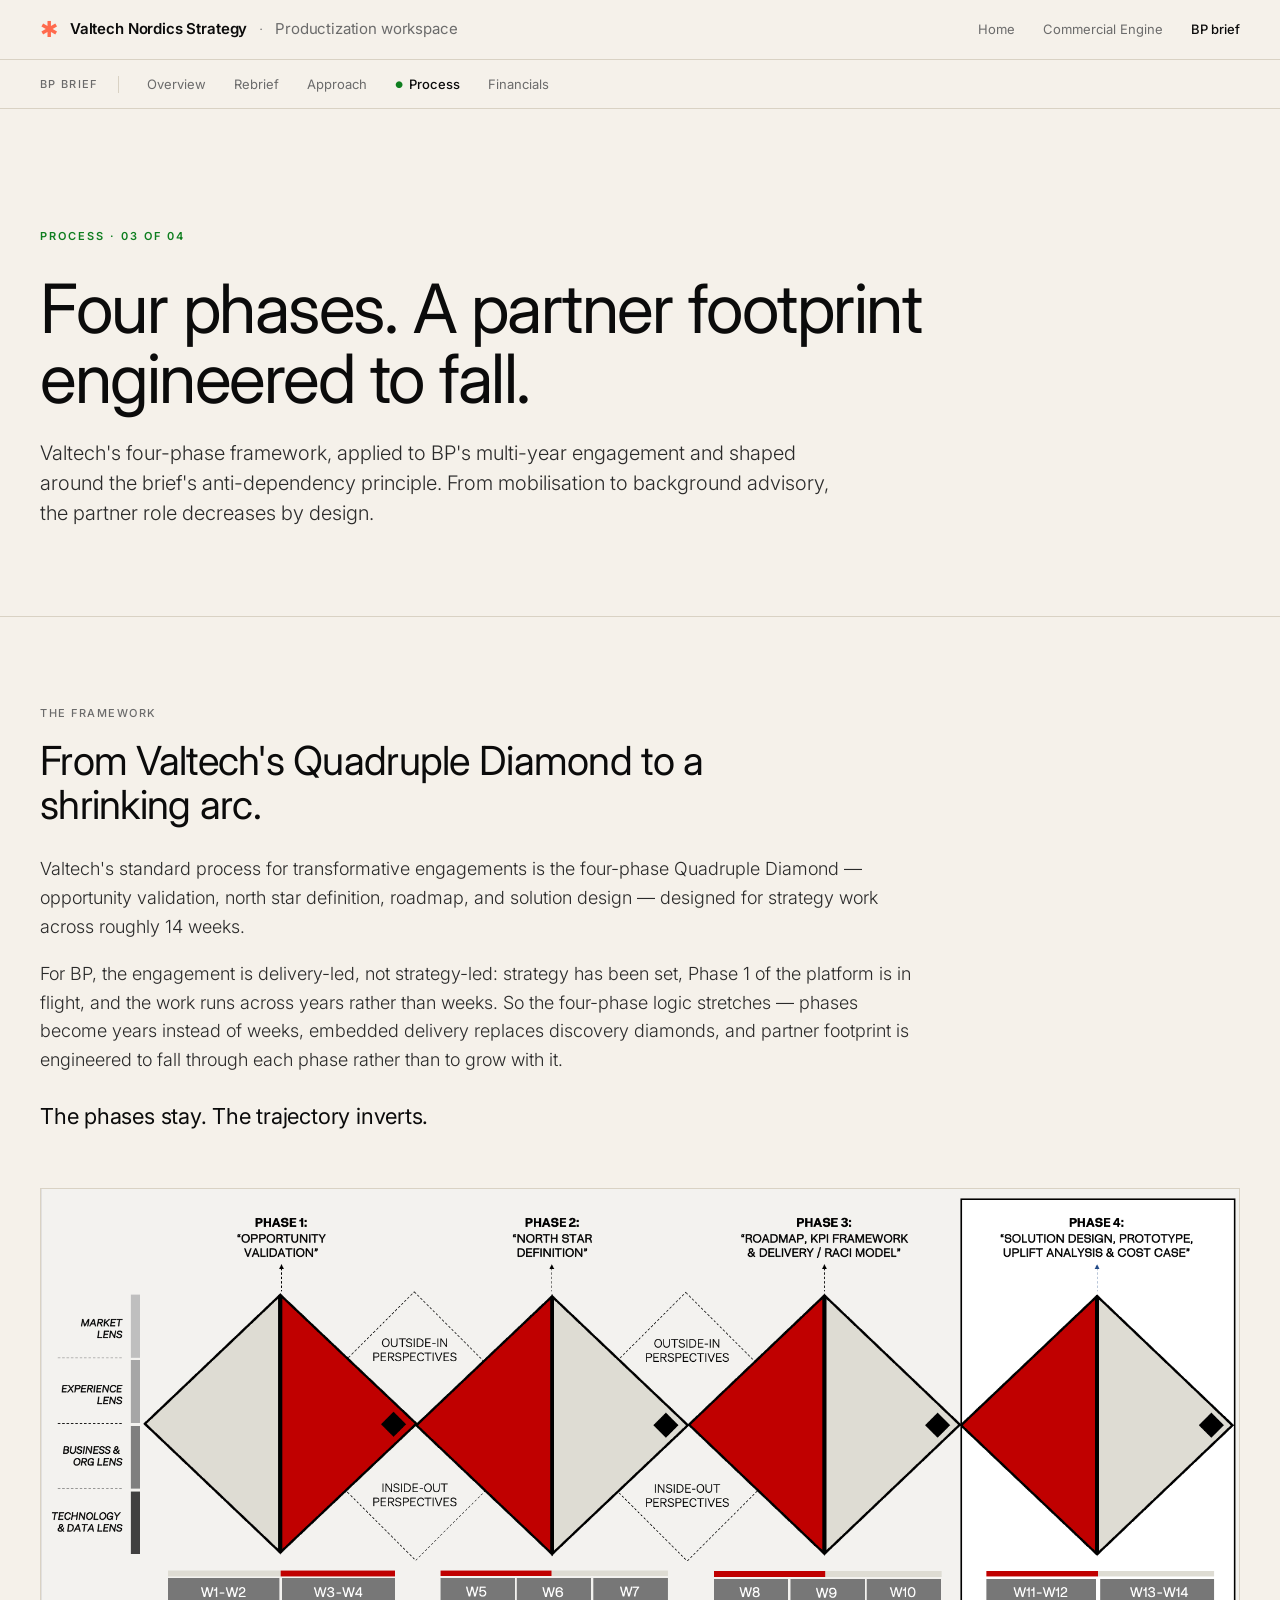
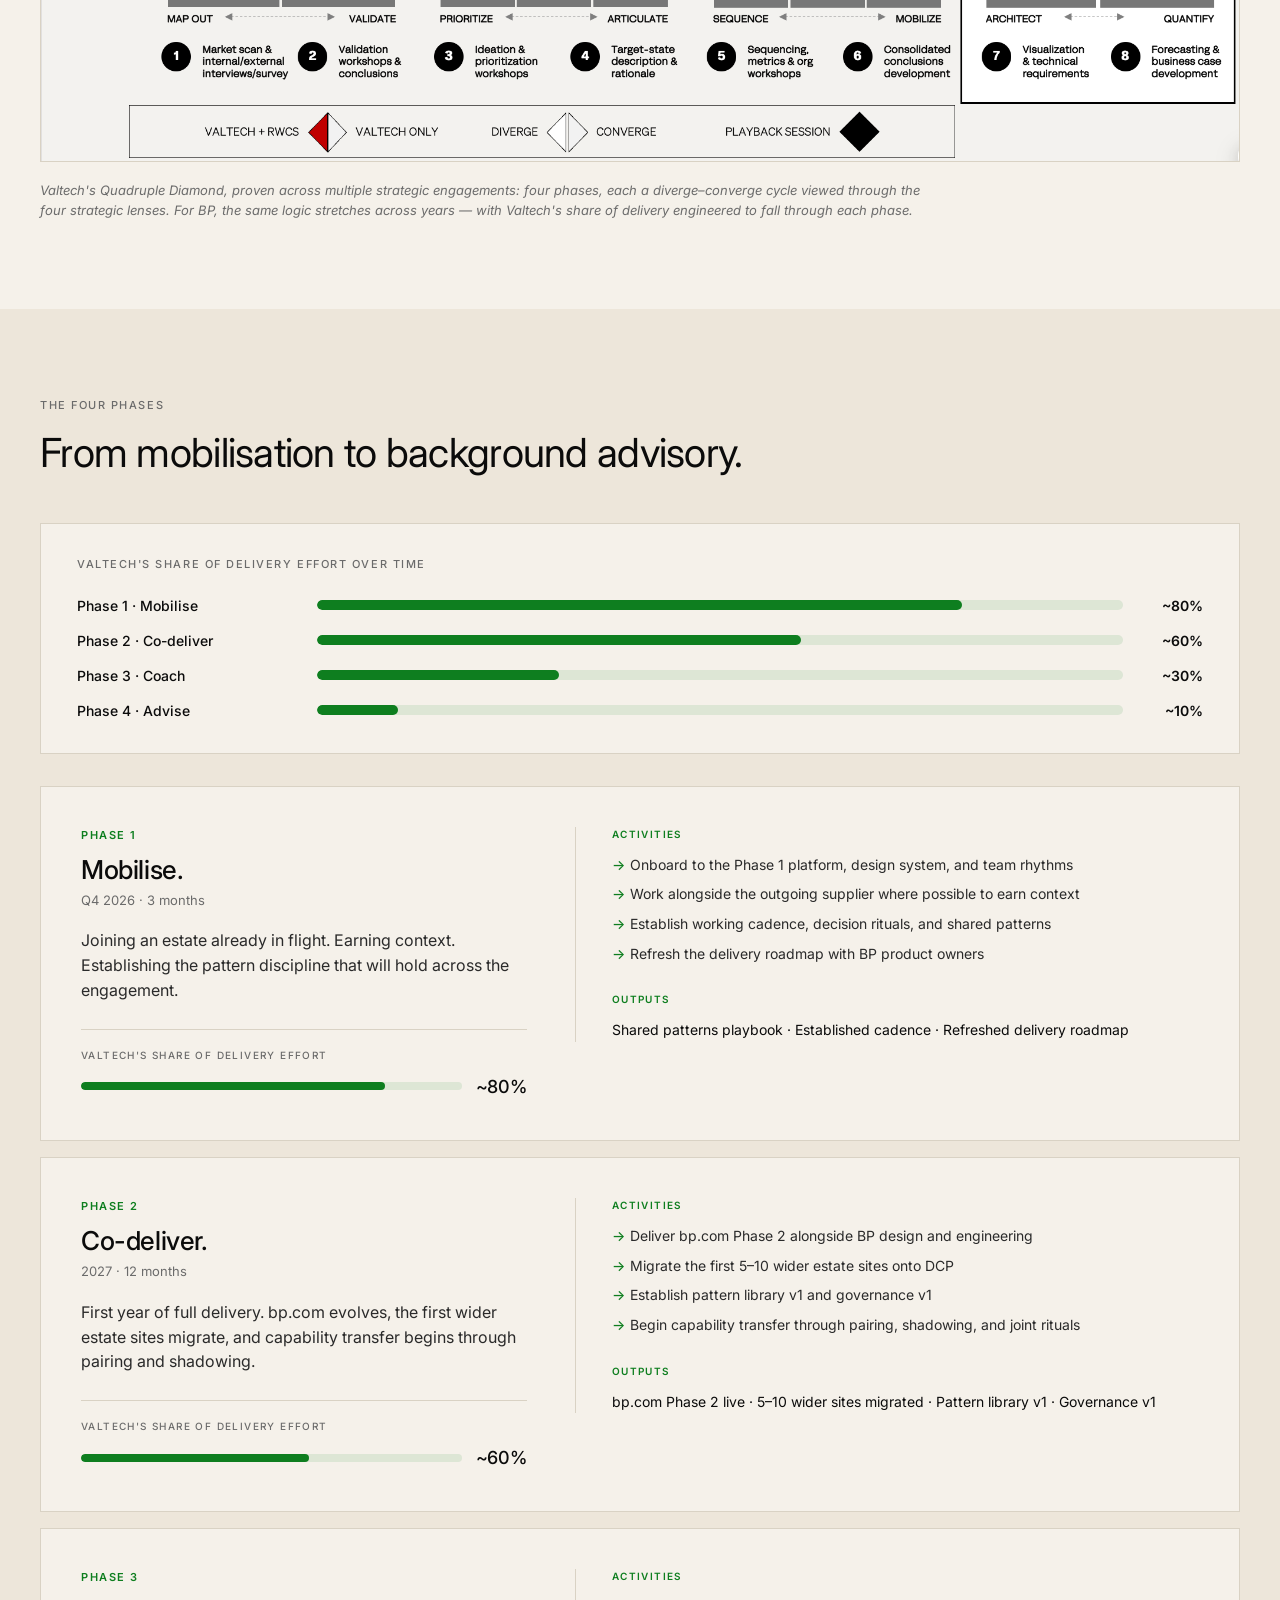
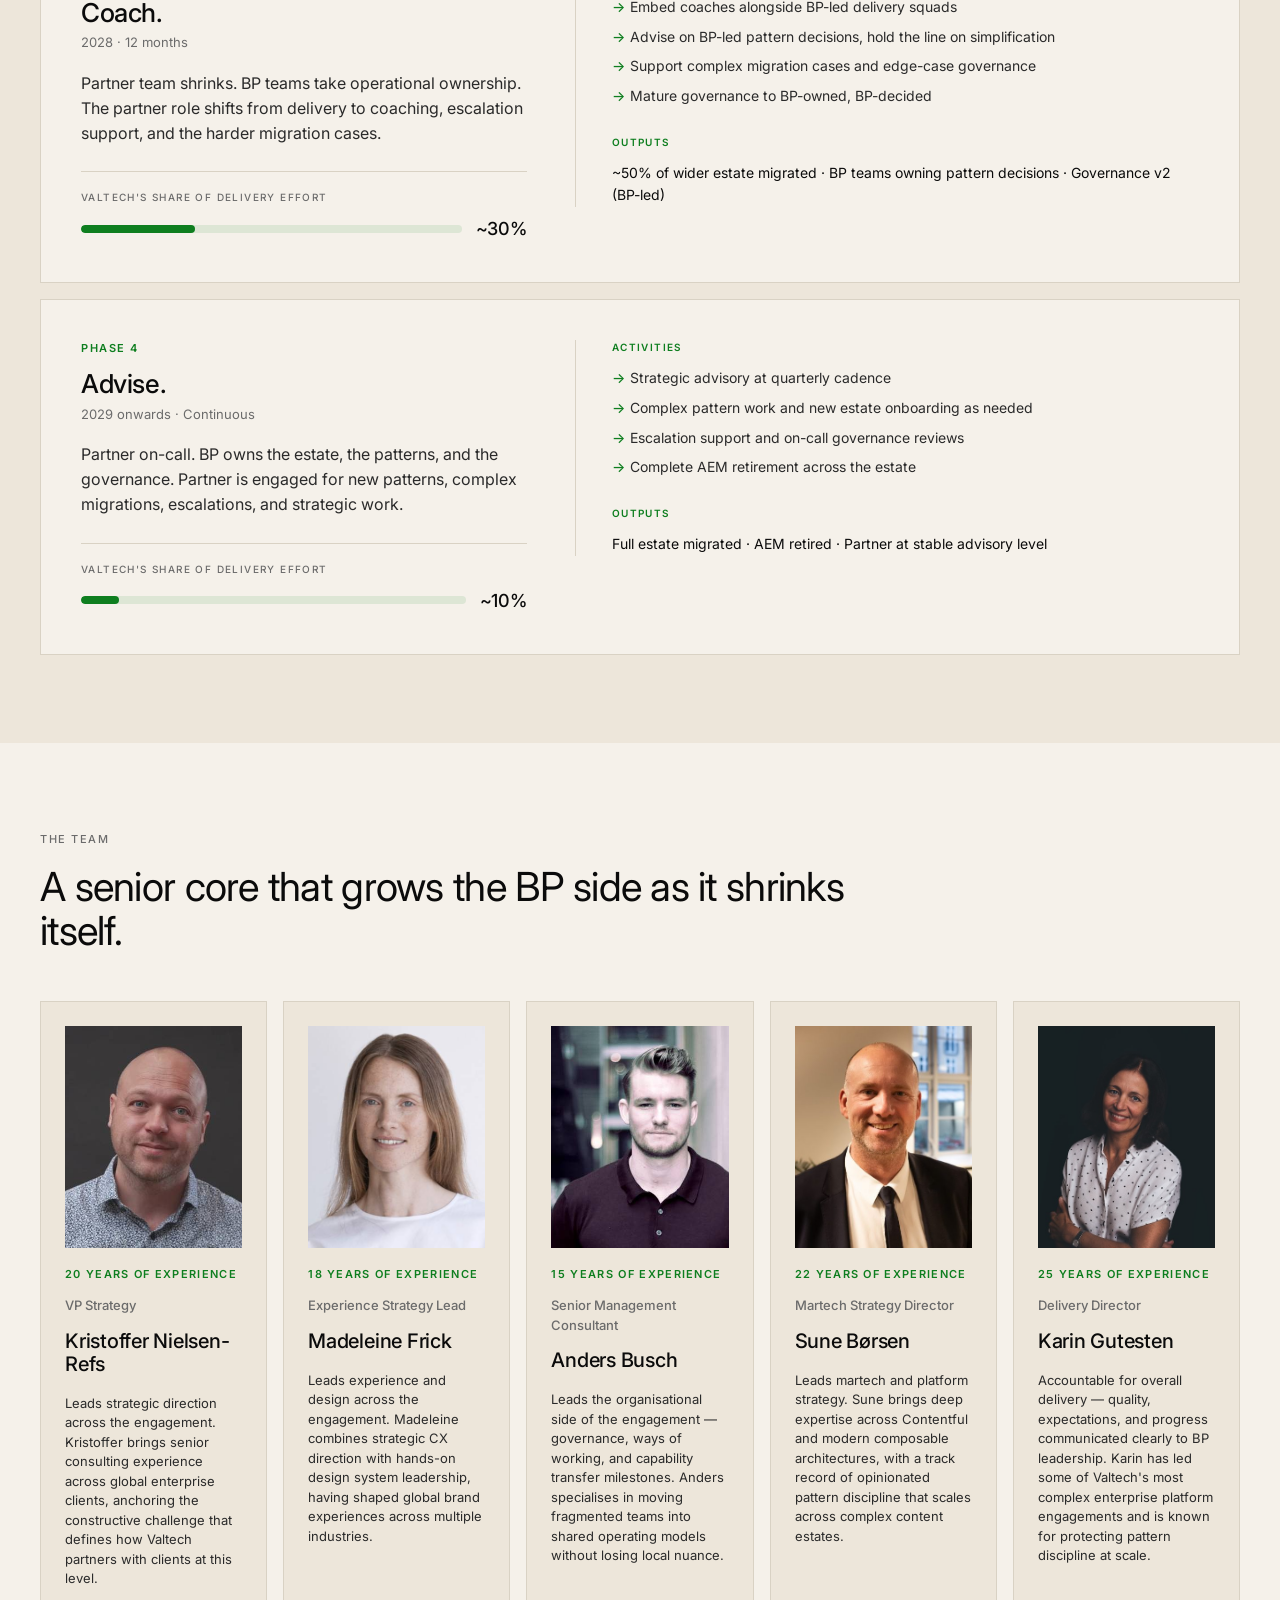
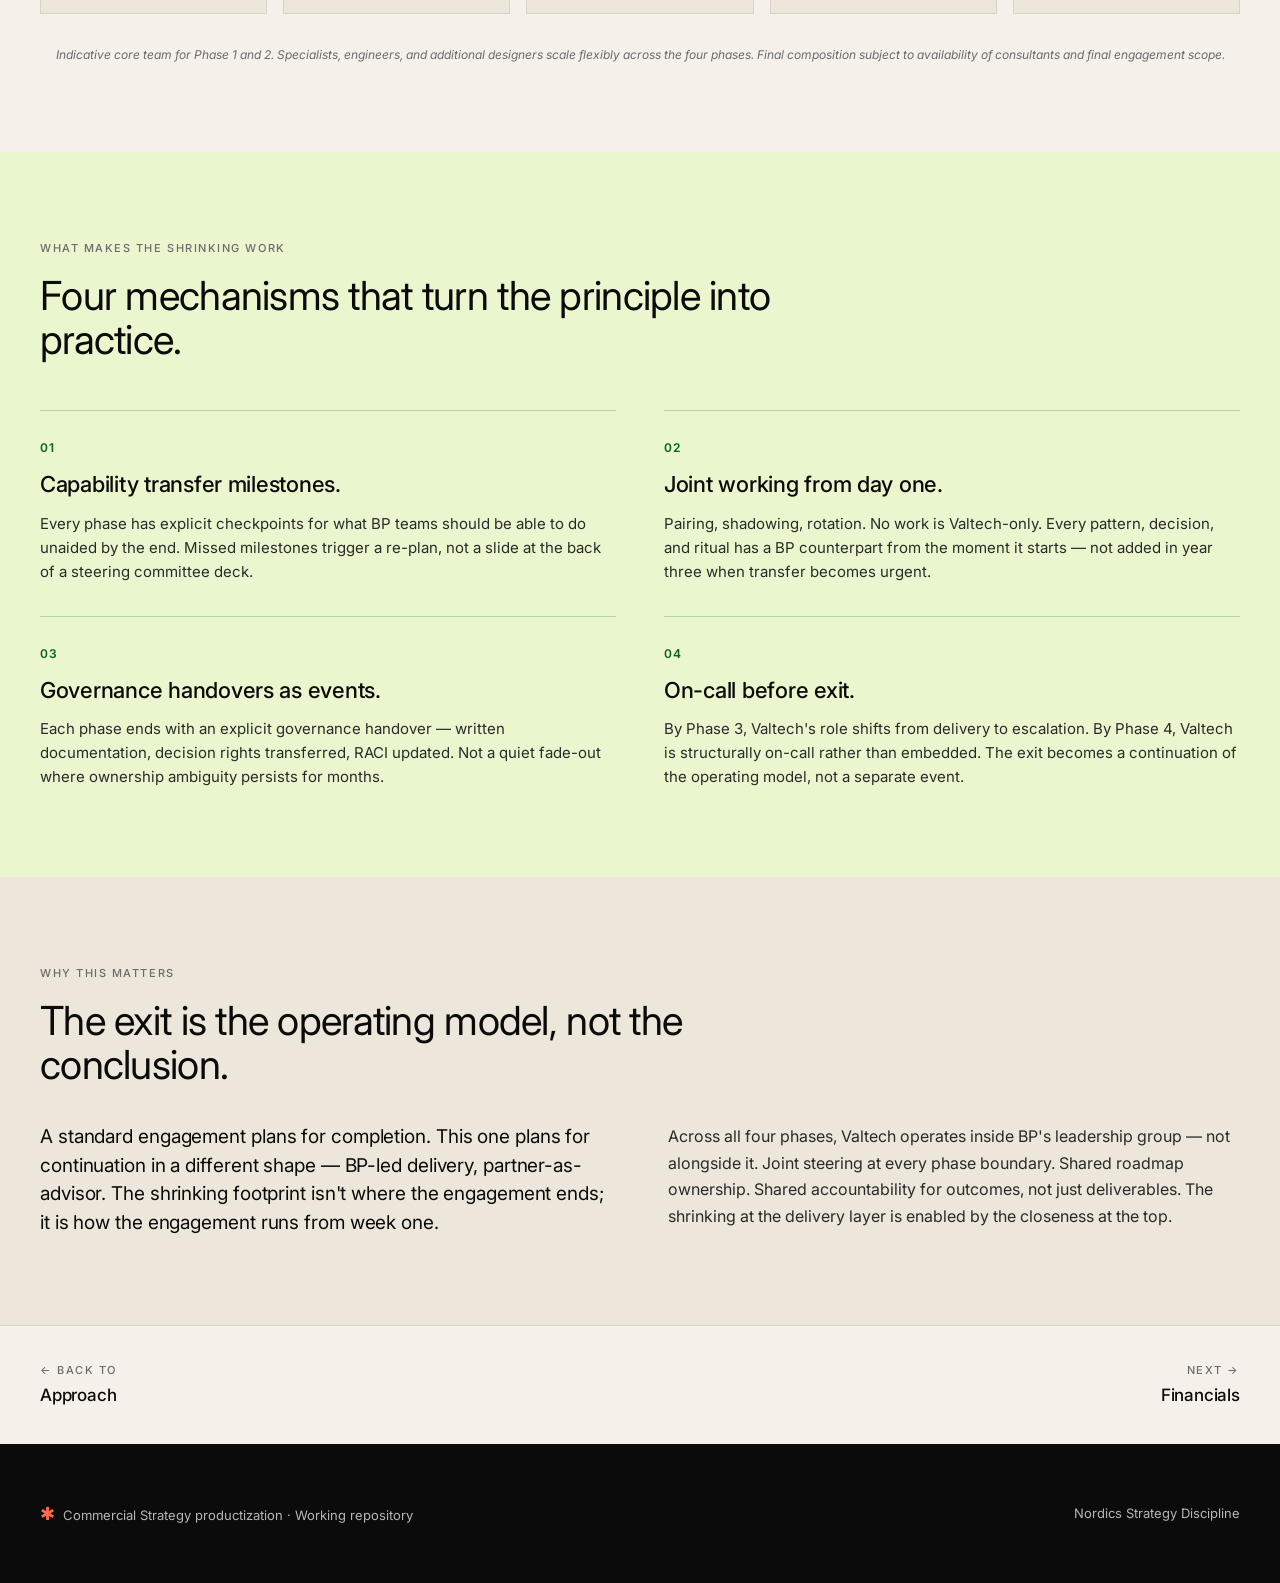
<file: bp-brief/process/index.html>
<!DOCTYPE html>
<html lang="en">
<head>
<meta charset="UTF-8">
<meta name="viewport" content="width=device-width, initial-scale=1.0">
<title>Process — BP brief · Valtech Nordics Strategy</title>
<link rel="preconnect" href="https://fonts.googleapis.com">
<link rel="preconnect" href="https://fonts.gstatic.com" crossorigin>
<link href="https://fonts.googleapis.com/css2?family=Inter:wght@300;400;500;600;700&display=swap" rel="stylesheet">
<style>
  :root {
    --cream: #F5F1EA;
    --cream-deep: #EDE6DA;
    --ink: #0B0B0B;
    --ink-soft: #2A2A2A;
    --ink-mute: #6B6B6B;
    --line: #D9D2C4;
    --coral: #FF6A4D;
    --bp-green: #0E7E1F;
    --bp-green-deep: #0A6217;
    --bp-lime: #BFFF38;
    --bp-pale: #D5F09E;
    --bp-pale-soft: #EAF7CE;
  }

  * { box-sizing: border-box; margin: 0; padding: 0; }
  html { scroll-behavior: smooth; }
  body {
    font-family: 'Inter', -apple-system, BlinkMacSystemFont, sans-serif;
    background: var(--cream);
    color: var(--ink);
    line-height: 1.5;
    font-weight: 400;
    -webkit-font-smoothing: antialiased;
    -moz-osx-font-smoothing: grayscale;
  }
  img { display: block; max-width: 100%; }

  /* Site header */
  .site-header {
    position: sticky;
    top: 0;
    z-index: 50;
    background: var(--cream);
    border-bottom: 1px solid var(--line);
  }
  .site-header-inner {
    max-width: 1280px;
    margin: 0 auto;
    padding: 18px 40px;
    display: flex;
    justify-content: space-between;
    align-items: center;
  }
  .brand {
    display: flex;
    align-items: center;
    gap: 12px;
    font-weight: 600;
    font-size: 15px;
    letter-spacing: -0.01em;
    text-decoration: none;
    color: var(--ink);
  }
  .brand-mark { color: var(--coral); font-size: 22px; line-height: 1; font-weight: 400; }
  .brand-divider { color: var(--ink-mute); font-weight: 300; }
  .brand-context { color: var(--ink-mute); font-weight: 400; }
  .site-nav { display: flex; gap: 28px; font-size: 13px; }
  .site-nav a { color: var(--ink-mute); text-decoration: none; transition: color 0.15s; }
  .site-nav a:hover { color: var(--ink); }

  /* Brief sticky sub-nav */
  .brief-nav {
    position: sticky;
    top: 60px;
    z-index: 40;
    background: var(--cream);
    border-bottom: 1px solid var(--line);
  }
  .brief-nav-inner {
    max-width: 1280px;
    margin: 0 auto;
    padding: 14px 40px;
    display: flex;
    gap: 28px;
    align-items: center;
    overflow-x: auto;
  }
  .brief-nav-label {
    font-size: 11px;
    text-transform: uppercase;
    letter-spacing: 0.12em;
    color: var(--ink-mute);
    font-weight: 500;
    white-space: nowrap;
    padding-right: 20px;
    border-right: 1px solid var(--line);
  }
  .brief-nav a {
    font-size: 13px;
    color: var(--ink-mute);
    text-decoration: none;
    white-space: nowrap;
    transition: color 0.15s;
    font-weight: 400;
  }
  .brief-nav a:hover { color: var(--ink); }
  .brief-nav a.current { color: var(--ink); font-weight: 500; }
  .brief-nav a.current::before {
    content: "● ";
    color: var(--bp-green);
    font-size: 9px;
    vertical-align: middle;
    margin-right: 4px;
  }

  /* Page hero */
  .page-hero {
    padding: 120px 40px 88px;
    border-bottom: 1px solid var(--line);
  }
  .page-hero-inner { max-width: 1280px; margin: 0 auto; }
  .page-hero-eyebrow {
    font-size: 11px;
    text-transform: uppercase;
    letter-spacing: 0.18em;
    color: var(--bp-green);
    font-weight: 600;
    margin-bottom: 28px;
  }
  .page-hero-title {
    font-size: clamp(40px, 5.5vw, 68px);
    font-weight: 400;
    line-height: 1.04;
    letter-spacing: -0.022em;
    color: var(--ink);
    max-width: 980px;
    margin-bottom: 24px;
  }
  .page-hero-subtitle {
    font-size: 20px;
    font-weight: 300;
    line-height: 1.5;
    color: var(--ink-soft);
    max-width: 820px;
  }

  /* Section base */
  section { padding: 88px 40px; }
  .section-inner { max-width: 1280px; margin: 0 auto; }
  .section-eyebrow {
    font-size: 11px;
    text-transform: uppercase;
    letter-spacing: 0.14em;
    color: var(--ink-mute);
    font-weight: 500;
    margin-bottom: 18px;
  }
  .section-title {
    font-size: clamp(28px, 3.4vw, 40px);
    font-weight: 400;
    line-height: 1.1;
    letter-spacing: -0.018em;
    color: var(--ink);
    margin-bottom: 28px;
    max-width: 820px;
  }

  /* Framework intro */
  .framework-body {
    font-size: 18px;
    line-height: 1.6;
    color: var(--ink-soft);
    max-width: 880px;
    font-weight: 300;
  }
  .framework-body p { margin-bottom: 18px; }
  .framework-body p:last-child {
    margin-bottom: 0;
    font-size: 22px;
    color: var(--ink);
    font-weight: 400;
    letter-spacing: -0.01em;
    line-height: 1.4;
    padding-top: 8px;
  }
  .framework-illustration {
    margin-top: 56px;
  }
  .framework-illustration-img {
    width: 100%;
    height: auto;
    background: var(--cream-deep);
    border: 1px solid var(--line);
  }
  .framework-illustration-caption {
    font-size: 13px;
    line-height: 1.55;
    color: var(--ink-mute);
    margin-top: 18px;
    max-width: 880px;
    font-style: italic;
  }

  /* Phases section */
  .phases {
    background: var(--cream-deep);
  }

  /* Arc chart */
  .arc-chart {
    background: var(--cream);
    border: 1px solid var(--line);
    padding: 32px 36px;
    margin: 48px 0 32px;
    display: flex;
    flex-direction: column;
    gap: 14px;
  }
  .arc-chart-label {
    font-size: 11px;
    text-transform: uppercase;
    letter-spacing: 0.14em;
    color: var(--ink-mute);
    font-weight: 500;
    margin-bottom: 8px;
  }
  .arc-row {
    display: grid;
    grid-template-columns: 220px 1fr 60px;
    gap: 20px;
    align-items: center;
  }
  .arc-row-label {
    font-size: 14px;
    color: var(--ink);
    font-weight: 500;
  }
  .arc-row-bar {
    height: 10px;
    background: rgba(14, 126, 31, 0.1);
    border-radius: 5px;
    overflow: hidden;
  }
  .arc-row-fill {
    height: 100%;
    background: var(--bp-green);
    border-radius: 5px;
  }
  .arc-row-value {
    font-size: 14px;
    color: var(--ink);
    font-weight: 600;
    text-align: right;
  }

  /* Phase cards */
  .phases-list {
    display: flex;
    flex-direction: column;
    gap: 16px;
  }
  .phase-card {
    background: var(--cream);
    border: 1px solid var(--line);
    padding: 40px;
    display: grid;
    grid-template-columns: 1fr 1.4fr;
    gap: 48px;
    align-items: start;
  }
  .phase-left {
    display: flex;
    flex-direction: column;
    gap: 6px;
  }
  .phase-num {
    font-size: 11px;
    text-transform: uppercase;
    letter-spacing: 0.14em;
    color: var(--bp-green);
    font-weight: 600;
    margin-bottom: 6px;
  }
  .phase-name {
    font-size: 26px;
    font-weight: 500;
    line-height: 1.15;
    letter-spacing: -0.015em;
    color: var(--ink);
  }
  .phase-time {
    font-size: 13px;
    color: var(--ink-mute);
    margin-bottom: 12px;
  }
  .phase-goal {
    font-size: 16px;
    line-height: 1.55;
    color: var(--ink-soft);
  }
  .phase-footprint {
    margin-top: 20px;
    padding-top: 18px;
    border-top: 1px solid var(--line);
  }
  .phase-footprint-label {
    font-size: 10px;
    text-transform: uppercase;
    letter-spacing: 0.14em;
    color: var(--ink-mute);
    font-weight: 500;
    margin-bottom: 10px;
  }
  .phase-footprint-row {
    display: flex;
    align-items: center;
    gap: 14px;
  }
  .phase-footprint-bar {
    flex: 1;
    height: 8px;
    background: rgba(14, 126, 31, 0.1);
    border-radius: 4px;
    overflow: hidden;
  }
  .phase-footprint-fill {
    height: 100%;
    background: var(--bp-green);
    border-radius: 4px;
  }
  .phase-footprint-value {
    font-size: 18px;
    font-weight: 500;
    color: var(--ink);
    letter-spacing: -0.01em;
  }
  .phase-right {
    display: flex;
    flex-direction: column;
    gap: 28px;
    padding-left: 36px;
    border-left: 1px solid var(--line);
  }
  .phase-block {
    display: flex;
    flex-direction: column;
    gap: 12px;
  }
  .phase-block-label {
    font-size: 10px;
    text-transform: uppercase;
    letter-spacing: 0.14em;
    color: var(--bp-green);
    font-weight: 600;
  }
  .phase-activities {
    list-style: none;
    padding: 0;
    display: flex;
    flex-direction: column;
    gap: 8px;
  }
  .phase-activities li {
    font-size: 14px;
    line-height: 1.55;
    color: var(--ink-soft);
    padding-left: 18px;
    position: relative;
  }
  .phase-activities li::before {
    content: "→";
    position: absolute;
    left: 0;
    color: var(--bp-green);
    font-weight: 500;
  }
  .phase-outputs {
    font-size: 14px;
    line-height: 1.6;
    color: var(--ink);
  }

  /* Mechanisms — numbered list */
  .mechanisms {
    background: var(--bp-pale-soft);
  }
  .numbered-list {
    display: grid;
    grid-template-columns: 1fr 1fr;
    gap: 32px 48px;
    margin-top: 48px;
  }
  .numbered-item {
    border-top: 1px solid rgba(14, 126, 31, 0.25);
    padding-top: 28px;
  }
  .numbered-item-num {
    font-size: 12px;
    color: var(--bp-green-deep);
    font-weight: 600;
    letter-spacing: 0.12em;
    margin-bottom: 14px;
  }
  .numbered-item-title {
    font-size: 22px;
    font-weight: 500;
    line-height: 1.2;
    letter-spacing: -0.012em;
    color: var(--ink);
    margin-bottom: 14px;
  }
  .numbered-item-body {
    font-size: 15px;
    line-height: 1.6;
    color: var(--ink-soft);
  }

  /* Team section */
  .team {
    background: var(--cream);
  }
  .team-grid {
    display: grid;
    grid-template-columns: repeat(5, 1fr);
    gap: 16px;
    margin-top: 48px;
  }
  .team-card {
    background: var(--cream-deep);
    border: 1px solid var(--line);
    padding: 24px;
    display: flex;
    flex-direction: column;
    gap: 14px;
  }
  .team-photo {
    width: 100%;
    aspect-ratio: 4 / 5;
    background: linear-gradient(135deg, #C8BFAE 0%, #B4A993 100%);
    object-fit: cover;
    margin-bottom: 4px;
  }
  .team-years {
    font-size: 11px;
    text-transform: uppercase;
    letter-spacing: 0.12em;
    color: var(--bp-green);
    font-weight: 600;
  }
  .team-role {
    font-size: 13px;
    color: var(--ink-mute);
    font-weight: 500;
  }
  .team-name {
    font-size: 20px;
    font-weight: 500;
    line-height: 1.15;
    letter-spacing: -0.012em;
    color: var(--ink);
    margin-bottom: 4px;
  }
  .team-bio {
    font-size: 13px;
    line-height: 1.5;
    color: var(--ink-soft);
  }
  .team-note {
    font-size: 12px;
    color: var(--ink-mute);
    font-style: italic;
    margin-top: 32px;
    text-align: center;
  }

  /* Closing */
  .closing {
    background: var(--cream-deep);
  }
  .closing-body {
    display: grid;
    grid-template-columns: 1fr 1fr;
    gap: 56px;
    margin-top: 36px;
  }
  .closing-lead {
    font-size: 19px;
    line-height: 1.5;
    color: var(--ink);
    font-weight: 400;
    letter-spacing: -0.005em;
  }
  .closing-body p:not(.closing-lead) {
    font-size: 16px;
    line-height: 1.65;
    color: var(--ink-soft);
  }

  /* Page foot nav */
  .page-foot-nav {
    padding: 36px 40px;
    border-top: 1px solid var(--line);
    background: var(--cream);
  }
  .page-foot-nav-inner {
    max-width: 1280px;
    margin: 0 auto;
    display: flex;
    justify-content: space-between;
    align-items: center;
    gap: 24px;
  }
  .foot-nav-link {
    text-decoration: none;
    color: var(--ink);
    display: flex;
    flex-direction: column;
    gap: 4px;
    transition: color 0.15s;
  }
  .foot-nav-link:hover { color: var(--bp-green); }
  .foot-nav-link-label {
    font-size: 11px;
    text-transform: uppercase;
    letter-spacing: 0.14em;
    color: var(--ink-mute);
    font-weight: 500;
  }
  .foot-nav-link-title {
    font-size: 17px;
    font-weight: 500;
    letter-spacing: -0.01em;
  }
  .foot-nav-link.next { text-align: right; }

  /* Footer */
  footer {
    background: var(--ink);
    color: rgba(255, 255, 255, 0.7);
    padding: 56px 40px;
  }
  .footer-inner {
    max-width: 1280px;
    margin: 0 auto;
    display: flex;
    justify-content: space-between;
    align-items: center;
    gap: 32px;
    font-size: 13px;
  }
  .footer-mark { color: var(--coral); font-size: 18px; margin-right: 8px; }

  /* Responsive */
  @media (max-width: 900px) {
    .site-header-inner, .brief-nav-inner, section, footer, .page-foot-nav { padding-left: 24px; padding-right: 24px; }
    section { padding-top: 56px; padding-bottom: 56px; }
    .page-hero { padding: 64px 24px 56px; }
    .site-nav { display: none; }
    .arc-row { grid-template-columns: 1fr 60px; gap: 12px; }
    .arc-row-label { grid-column: 1 / -1; margin-bottom: -8px; }
    .phase-card { grid-template-columns: 1fr; gap: 24px; padding: 28px; }
    .phase-right { padding-left: 0; padding-top: 20px; border-left: none; border-top: 1px solid var(--line); }
    .team-grid { grid-template-columns: 1fr 1fr; gap: 12px; }
    .numbered-list { grid-template-columns: 1fr; gap: 24px; }
    .closing-body { grid-template-columns: 1fr; gap: 24px; }
    .page-foot-nav-inner { flex-direction: column; align-items: stretch; gap: 16px; }
    .foot-nav-link.next { text-align: left; }
    .footer-inner { flex-direction: column; align-items: flex-start; }
  }
</style>
</head>
<body>

<!-- Site header -->
<header class="site-header">
  <div class="site-header-inner">
    <a class="brand" href="../../index.html">
      <span class="brand-mark">✱</span>
      <span>Valtech Nordics Strategy</span>
      <span class="brand-divider">·</span>
      <span class="brand-context">Productization workspace</span>
    </a>
    <nav class="site-nav">
      <a href="../../index.html">Home</a>
      <a href="../../commercial_engine/">Commercial Engine</a>
      <a href="../" style="color: var(--ink); font-weight: 500;">BP brief</a>
    </nav>
  </div>
</header>

<!-- BP brief sub-nav -->
<nav class="brief-nav">
  <div class="brief-nav-inner">
    <span class="brief-nav-label">BP brief</span>
    <a href="../">Overview</a>
    <a href="../rebrief/">Rebrief</a>
    <a href="../approach/">Approach</a>
    <a href="./" class="current">Process</a>
    <a href="../financials/">Financials</a>
  </div>
</nav>

<!-- Page hero -->
<section class="page-hero">
  <div class="page-hero-inner">
    <div class="page-hero-eyebrow">Process · 03 of 04</div>
    <h1 class="page-hero-title">Four phases. A partner footprint engineered to fall.</h1>
    <p class="page-hero-subtitle">Valtech's four-phase framework, applied to BP's multi-year engagement and shaped around the brief's anti-dependency principle. From mobilisation to background advisory, the partner role decreases by design.</p>
  </div>
</section>

<!-- The framework -->
<section>
  <div class="section-inner">
    <div class="section-eyebrow">The framework</div>
    <h2 class="section-title">From Valtech's Quadruple Diamond to a shrinking arc.</h2>
    <div class="framework-body">
      <p>Valtech's standard process for transformative engagements is the four-phase Quadruple Diamond — opportunity validation, north star definition, roadmap, and solution design — designed for strategy work across roughly 14 weeks.</p>
      <p>For BP, the engagement is delivery-led, not strategy-led: strategy has been set, Phase 1 of the platform is in flight, and the work runs across years rather than weeks. So the four-phase logic stretches — phases become years instead of weeks, embedded delivery replaces discovery diamonds, and partner footprint is engineered to fall through each phase rather than to grow with it.</p>
      <p>The phases stay. The trajectory inverts.</p>
    </div>

    <div class="framework-illustration">
      <img class="framework-illustration-img" src="../images/quadruple_diamond.png" alt="Valtech's Quadruple Diamond framework — four phases across 14 weeks, each phase a diverge-converge cycle viewed through Valtech's four lenses">
      <p class="framework-illustration-caption">Valtech's Quadruple Diamond, proven across multiple strategic engagements: four phases, each a diverge–converge cycle viewed through the four strategic lenses. For BP, the same logic stretches across years — with Valtech's share of delivery engineered to fall through each phase.</p>
    </div>
  </div>
</section>

<!-- The four phases -->
<section class="phases">
  <div class="section-inner">
    <div class="section-eyebrow">The four phases</div>
    <h2 class="section-title">From mobilisation to background advisory.</h2>

    <div class="arc-chart">
      <div class="arc-chart-label">Valtech's share of delivery effort over time</div>
      <div class="arc-row">
        <span class="arc-row-label">Phase 1 · Mobilise</span>
        <div class="arc-row-bar"><div class="arc-row-fill" style="width: 80%"></div></div>
        <span class="arc-row-value">~80%</span>
      </div>
      <div class="arc-row">
        <span class="arc-row-label">Phase 2 · Co-deliver</span>
        <div class="arc-row-bar"><div class="arc-row-fill" style="width: 60%"></div></div>
        <span class="arc-row-value">~60%</span>
      </div>
      <div class="arc-row">
        <span class="arc-row-label">Phase 3 · Coach</span>
        <div class="arc-row-bar"><div class="arc-row-fill" style="width: 30%"></div></div>
        <span class="arc-row-value">~30%</span>
      </div>
      <div class="arc-row">
        <span class="arc-row-label">Phase 4 · Advise</span>
        <div class="arc-row-bar"><div class="arc-row-fill" style="width: 10%"></div></div>
        <span class="arc-row-value">~10%</span>
      </div>
    </div>

    <div class="phases-list">

      <div class="phase-card">
        <div class="phase-left">
          <div class="phase-num">PHASE 1</div>
          <div class="phase-name">Mobilise.</div>
          <div class="phase-time">Q4 2026 · 3 months</div>
          <div class="phase-goal">Joining an estate already in flight. Earning context. Establishing the pattern discipline that will hold across the engagement.</div>
          <div class="phase-footprint">
            <div class="phase-footprint-label">Valtech's share of delivery effort</div>
            <div class="phase-footprint-row">
              <div class="phase-footprint-bar"><div class="phase-footprint-fill" style="width: 80%"></div></div>
              <span class="phase-footprint-value">~80%</span>
            </div>
          </div>
        </div>
        <div class="phase-right">
          <div class="phase-block">
            <div class="phase-block-label">Activities</div>
            <ul class="phase-activities">
              <li>Onboard to the Phase 1 platform, design system, and team rhythms</li>
              <li>Work alongside the outgoing supplier where possible to earn context</li>
              <li>Establish working cadence, decision rituals, and shared patterns</li>
              <li>Refresh the delivery roadmap with BP product owners</li>
            </ul>
          </div>
          <div class="phase-block">
            <div class="phase-block-label">Outputs</div>
            <div class="phase-outputs">Shared patterns playbook · Established cadence · Refreshed delivery roadmap</div>
          </div>
        </div>
      </div>

      <div class="phase-card">
        <div class="phase-left">
          <div class="phase-num">PHASE 2</div>
          <div class="phase-name">Co-deliver.</div>
          <div class="phase-time">2027 · 12 months</div>
          <div class="phase-goal">First year of full delivery. bp.com evolves, the first wider estate sites migrate, and capability transfer begins through pairing and shadowing.</div>
          <div class="phase-footprint">
            <div class="phase-footprint-label">Valtech's share of delivery effort</div>
            <div class="phase-footprint-row">
              <div class="phase-footprint-bar"><div class="phase-footprint-fill" style="width: 60%"></div></div>
              <span class="phase-footprint-value">~60%</span>
            </div>
          </div>
        </div>
        <div class="phase-right">
          <div class="phase-block">
            <div class="phase-block-label">Activities</div>
            <ul class="phase-activities">
              <li>Deliver bp.com Phase 2 alongside BP design and engineering</li>
              <li>Migrate the first 5–10 wider estate sites onto DCP</li>
              <li>Establish pattern library v1 and governance v1</li>
              <li>Begin capability transfer through pairing, shadowing, and joint rituals</li>
            </ul>
          </div>
          <div class="phase-block">
            <div class="phase-block-label">Outputs</div>
            <div class="phase-outputs">bp.com Phase 2 live · 5–10 wider sites migrated · Pattern library v1 · Governance v1</div>
          </div>
        </div>
      </div>

      <div class="phase-card">
        <div class="phase-left">
          <div class="phase-num">PHASE 3</div>
          <div class="phase-name">Coach.</div>
          <div class="phase-time">2028 · 12 months</div>
          <div class="phase-goal">Partner team shrinks. BP teams take operational ownership. The partner role shifts from delivery to coaching, escalation support, and the harder migration cases.</div>
          <div class="phase-footprint">
            <div class="phase-footprint-label">Valtech's share of delivery effort</div>
            <div class="phase-footprint-row">
              <div class="phase-footprint-bar"><div class="phase-footprint-fill" style="width: 30%"></div></div>
              <span class="phase-footprint-value">~30%</span>
            </div>
          </div>
        </div>
        <div class="phase-right">
          <div class="phase-block">
            <div class="phase-block-label">Activities</div>
            <ul class="phase-activities">
              <li>Embed coaches alongside BP-led delivery squads</li>
              <li>Advise on BP-led pattern decisions, hold the line on simplification</li>
              <li>Support complex migration cases and edge-case governance</li>
              <li>Mature governance to BP-owned, BP-decided</li>
            </ul>
          </div>
          <div class="phase-block">
            <div class="phase-block-label">Outputs</div>
            <div class="phase-outputs">~50% of wider estate migrated · BP teams owning pattern decisions · Governance v2 (BP-led)</div>
          </div>
        </div>
      </div>

      <div class="phase-card">
        <div class="phase-left">
          <div class="phase-num">PHASE 4</div>
          <div class="phase-name">Advise.</div>
          <div class="phase-time">2029 onwards · Continuous</div>
          <div class="phase-goal">Partner on-call. BP owns the estate, the patterns, and the governance. Partner is engaged for new patterns, complex migrations, escalations, and strategic work.</div>
          <div class="phase-footprint">
            <div class="phase-footprint-label">Valtech's share of delivery effort</div>
            <div class="phase-footprint-row">
              <div class="phase-footprint-bar"><div class="phase-footprint-fill" style="width: 10%"></div></div>
              <span class="phase-footprint-value">~10%</span>
            </div>
          </div>
        </div>
        <div class="phase-right">
          <div class="phase-block">
            <div class="phase-block-label">Activities</div>
            <ul class="phase-activities">
              <li>Strategic advisory at quarterly cadence</li>
              <li>Complex pattern work and new estate onboarding as needed</li>
              <li>Escalation support and on-call governance reviews</li>
              <li>Complete AEM retirement across the estate</li>
            </ul>
          </div>
          <div class="phase-block">
            <div class="phase-block-label">Outputs</div>
            <div class="phase-outputs">Full estate migrated · AEM retired · Partner at stable advisory level</div>
          </div>
        </div>
      </div>

    </div>
  </div>
</section>

<!-- The team -->
<section class="team">
  <div class="section-inner">
    <div class="section-eyebrow">The team</div>
    <h2 class="section-title">A senior core that grows the BP side as it shrinks itself.</h2>

    <div class="team-grid">

      <div class="team-card">
        <img class="team-photo" src="../images/team_kristoffer.jpg" alt="Kristoffer Nielsen-Refs">
        <div class="team-years">20 years of experience</div>
        <div class="team-role">VP Strategy</div>
        <div class="team-name">Kristoffer Nielsen-Refs</div>
        <p class="team-bio">Leads strategic direction across the engagement. Kristoffer brings senior consulting experience across global enterprise clients, anchoring the constructive challenge that defines how Valtech partners with clients at this level.</p>
      </div>

      <div class="team-card">
        <img class="team-photo" src="../images/team_madeleine.jpg" alt="Madeleine Frick">
        <div class="team-years">18 years of experience</div>
        <div class="team-role">Experience Strategy Lead</div>
        <div class="team-name">Madeleine Frick</div>
        <p class="team-bio">Leads experience and design across the engagement. Madeleine combines strategic CX direction with hands-on design system leadership, having shaped global brand experiences across multiple industries.</p>
      </div>

      <div class="team-card">
        <img class="team-photo" src="../images/team_anders.jpg" alt="Anders Busch">
        <div class="team-years">15 years of experience</div>
        <div class="team-role">Senior Management Consultant</div>
        <div class="team-name">Anders Busch</div>
        <p class="team-bio">Leads the organisational side of the engagement — governance, ways of working, and capability transfer milestones. Anders specialises in moving fragmented teams into shared operating models without losing local nuance.</p>
      </div>

      <div class="team-card">
        <img class="team-photo" src="../images/team_sune.jpg" alt="Sune Børsen">
        <div class="team-years">22 years of experience</div>
        <div class="team-role">Martech Strategy Director</div>
        <div class="team-name">Sune Børsen</div>
        <p class="team-bio">Leads martech and platform strategy. Sune brings deep expertise across Contentful and modern composable architectures, with a track record of opinionated pattern discipline that scales across complex content estates.</p>
      </div>

      <div class="team-card">
        <img class="team-photo" src="../images/team_karin.jpg" alt="Karin Gutesten">
        <div class="team-years">25 years of experience</div>
        <div class="team-role">Delivery Director</div>
        <div class="team-name">Karin Gutesten</div>
        <p class="team-bio">Accountable for overall delivery — quality, expectations, and progress communicated clearly to BP leadership. Karin has led some of Valtech's most complex enterprise platform engagements and is known for protecting pattern discipline at scale.</p>
      </div>

    </div>

    <p class="team-note">Indicative core team for Phase 1 and 2. Specialists, engineers, and additional designers scale flexibly across the four phases. Final composition subject to availability of consultants and final engagement scope.</p>
  </div>
</section>

<!-- Mechanisms -->
<section class="mechanisms">
  <div class="section-inner">
    <div class="section-eyebrow">What makes the shrinking work</div>
    <h2 class="section-title">Four mechanisms that turn the principle into practice.</h2>

    <div class="numbered-list">

      <div class="numbered-item">
        <div class="numbered-item-num">01</div>
        <div class="numbered-item-title">Capability transfer milestones.</div>
        <div class="numbered-item-body">Every phase has explicit checkpoints for what BP teams should be able to do unaided by the end. Missed milestones trigger a re-plan, not a slide at the back of a steering committee deck.</div>
      </div>

      <div class="numbered-item">
        <div class="numbered-item-num">02</div>
        <div class="numbered-item-title">Joint working from day one.</div>
        <div class="numbered-item-body">Pairing, shadowing, rotation. No work is Valtech-only. Every pattern, decision, and ritual has a BP counterpart from the moment it starts — not added in year three when transfer becomes urgent.</div>
      </div>

      <div class="numbered-item">
        <div class="numbered-item-num">03</div>
        <div class="numbered-item-title">Governance handovers as events.</div>
        <div class="numbered-item-body">Each phase ends with an explicit governance handover — written documentation, decision rights transferred, RACI updated. Not a quiet fade-out where ownership ambiguity persists for months.</div>
      </div>

      <div class="numbered-item">
        <div class="numbered-item-num">04</div>
        <div class="numbered-item-title">On-call before exit.</div>
        <div class="numbered-item-body">By Phase 3, Valtech's role shifts from delivery to escalation. By Phase 4, Valtech is structurally on-call rather than embedded. The exit becomes a continuation of the operating model, not a separate event.</div>
      </div>

    </div>
  </div>
</section>

<!-- Closing -->
<section class="closing">
  <div class="section-inner">
    <div class="section-eyebrow">Why this matters</div>
    <h2 class="section-title">The exit is the operating model, not the conclusion.</h2>
    <div class="closing-body">
      <p class="closing-lead">A standard engagement plans for completion. This one plans for continuation in a different shape — BP-led delivery, partner-as-advisor. The shrinking footprint isn't where the engagement ends; it is how the engagement runs from week one.</p>
      <p>Across all four phases, Valtech operates inside BP's leadership group — not alongside it. Joint steering at every phase boundary. Shared roadmap ownership. Shared accountability for outcomes, not just deliverables. The shrinking at the delivery layer is enabled by the closeness at the top.</p>
    </div>
  </div>
</section>

<!-- Page foot nav -->
<nav class="page-foot-nav">
  <div class="page-foot-nav-inner">
    <a class="foot-nav-link prev" href="../approach/">
      <span class="foot-nav-link-label">← Back to</span>
      <span class="foot-nav-link-title">Approach</span>
    </a>
    <a class="foot-nav-link next" href="../financials/">
      <span class="foot-nav-link-label">Next →</span>
      <span class="foot-nav-link-title">Financials</span>
    </a>
  </div>
</nav>

<!-- Footer -->
<footer>
  <div class="footer-inner">
    <p><span class="footer-mark">✱</span>Commercial Strategy productization · Working repository</p>
    <p>Nordics Strategy Discipline</p>
  </div>
</footer>

</body>
</html>
</file>
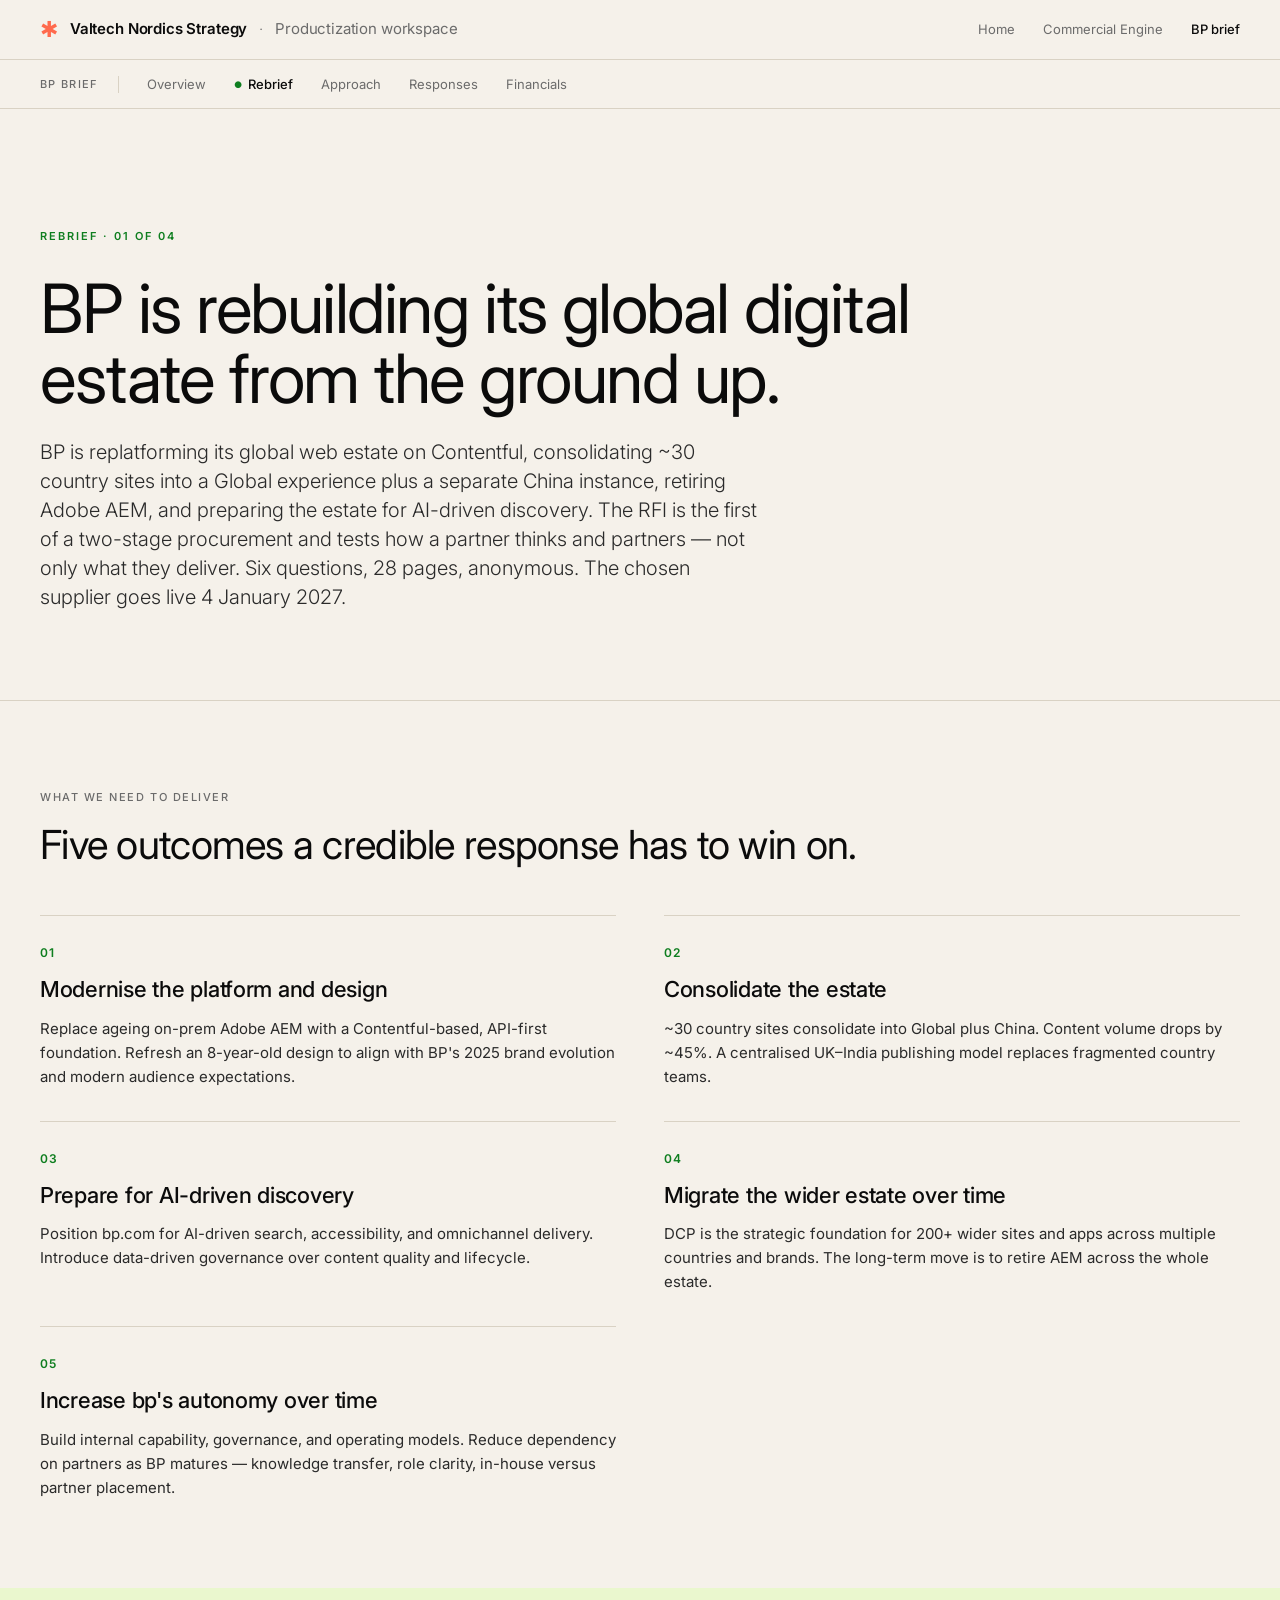
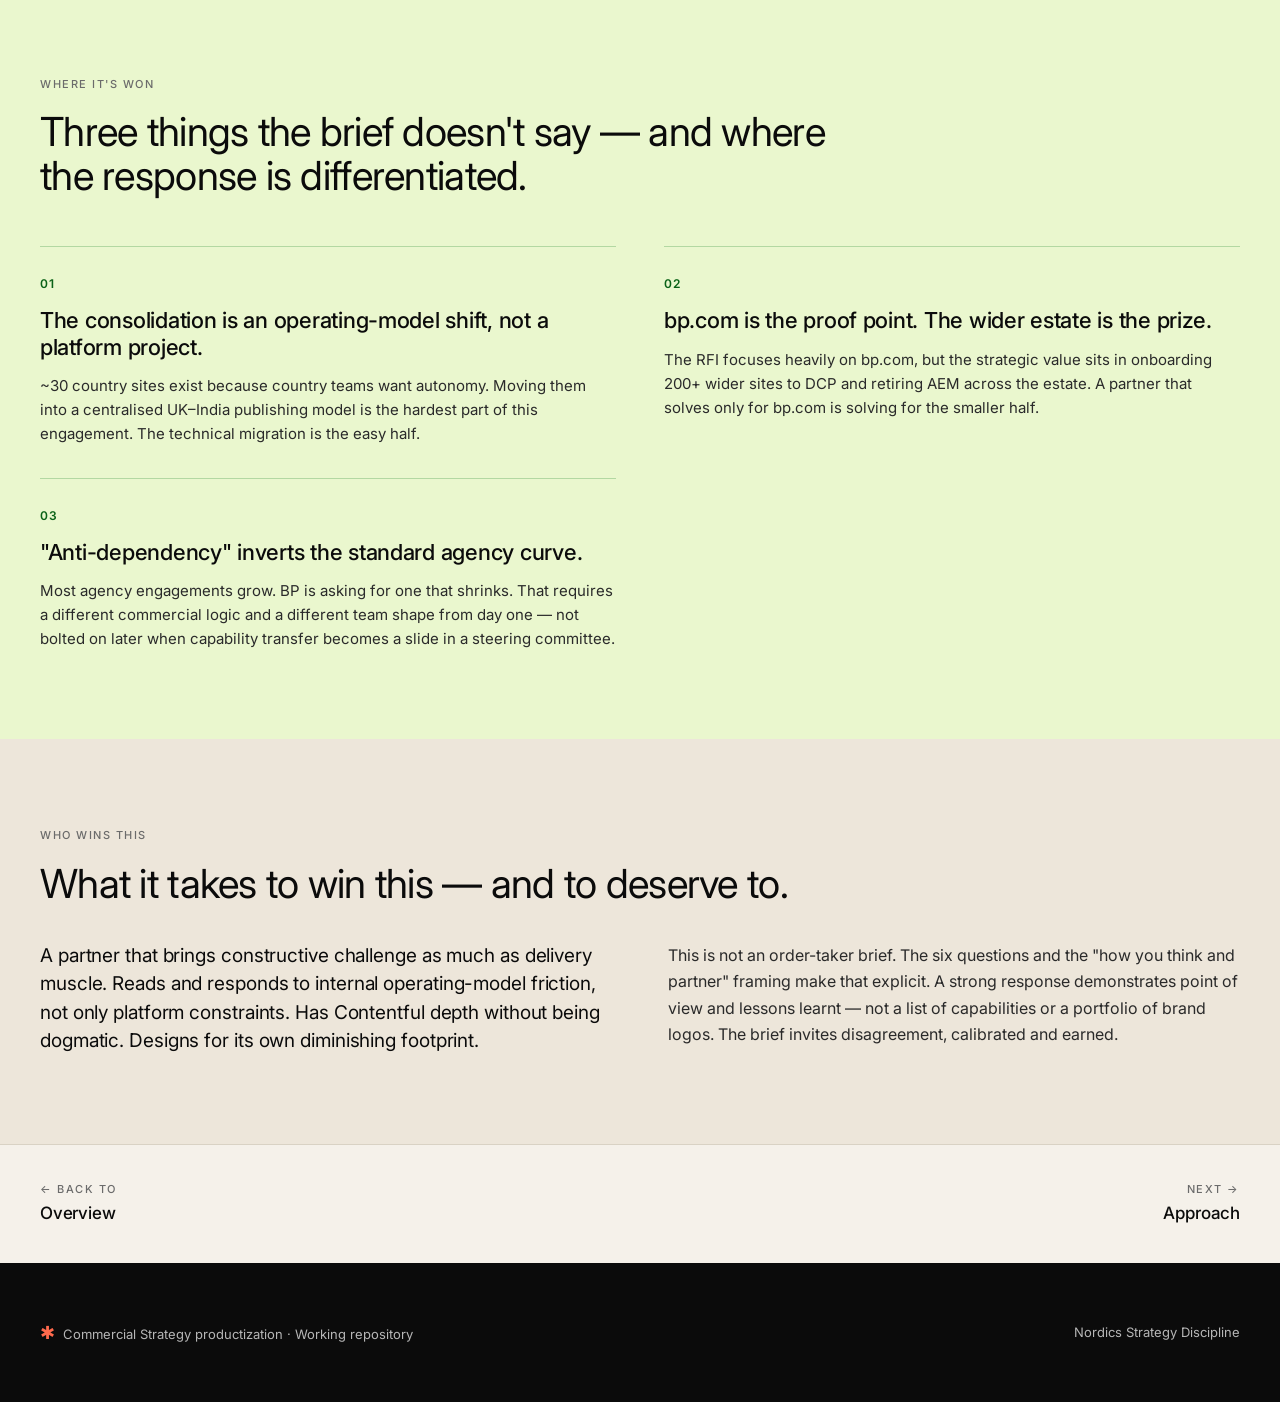
<file: bp-brief/rebrief/index.html>
<!DOCTYPE html>
<html lang="en">
<head>
<meta charset="UTF-8">
<meta name="viewport" content="width=device-width, initial-scale=1.0">
<title>Rebrief — BP brief · Valtech Nordics Strategy</title>
<link rel="preconnect" href="https://fonts.googleapis.com">
<link rel="preconnect" href="https://fonts.gstatic.com" crossorigin>
<link href="https://fonts.googleapis.com/css2?family=Inter:wght@300;400;500;600;700&display=swap" rel="stylesheet">
<style>
  :root {
    --cream: #F5F1EA;
    --cream-deep: #EDE6DA;
    --ink: #0B0B0B;
    --ink-soft: #2A2A2A;
    --ink-mute: #6B6B6B;
    --line: #D9D2C4;
    --coral: #FF6A4D;
    --bp-green: #0E7E1F;
    --bp-green-deep: #0A6217;
    --bp-lime: #BFFF38;
    --bp-pale: #D5F09E;
    --bp-pale-soft: #EAF7CE;
  }

  * { box-sizing: border-box; margin: 0; padding: 0; }
  html { scroll-behavior: smooth; }
  body {
    font-family: 'Inter', -apple-system, BlinkMacSystemFont, sans-serif;
    background: var(--cream);
    color: var(--ink);
    line-height: 1.5;
    font-weight: 400;
    -webkit-font-smoothing: antialiased;
    -moz-osx-font-smoothing: grayscale;
  }

  /* Site header */
  .site-header {
    position: sticky;
    top: 0;
    z-index: 50;
    background: var(--cream);
    border-bottom: 1px solid var(--line);
  }
  .site-header-inner {
    max-width: 1280px;
    margin: 0 auto;
    padding: 18px 40px;
    display: flex;
    justify-content: space-between;
    align-items: center;
  }
  .brand {
    display: flex;
    align-items: center;
    gap: 12px;
    font-weight: 600;
    font-size: 15px;
    letter-spacing: -0.01em;
    text-decoration: none;
    color: var(--ink);
  }
  .brand-mark { color: var(--coral); font-size: 22px; line-height: 1; font-weight: 400; }
  .brand-divider { color: var(--ink-mute); font-weight: 300; }
  .brand-context { color: var(--ink-mute); font-weight: 400; }
  .site-nav { display: flex; gap: 28px; font-size: 13px; }
  .site-nav a { color: var(--ink-mute); text-decoration: none; transition: color 0.15s; }
  .site-nav a:hover { color: var(--ink); }

  /* Brief sticky sub-nav */
  .brief-nav {
    position: sticky;
    top: 60px;
    z-index: 40;
    background: var(--cream);
    border-bottom: 1px solid var(--line);
  }
  .brief-nav-inner {
    max-width: 1280px;
    margin: 0 auto;
    padding: 14px 40px;
    display: flex;
    gap: 28px;
    align-items: center;
    overflow-x: auto;
  }
  .brief-nav-label {
    font-size: 11px;
    text-transform: uppercase;
    letter-spacing: 0.12em;
    color: var(--ink-mute);
    font-weight: 500;
    white-space: nowrap;
    padding-right: 20px;
    border-right: 1px solid var(--line);
  }
  .brief-nav a {
    font-size: 13px;
    color: var(--ink-mute);
    text-decoration: none;
    white-space: nowrap;
    transition: color 0.15s;
    font-weight: 400;
  }
  .brief-nav a:hover { color: var(--ink); }
  .brief-nav a.current { color: var(--ink); font-weight: 500; }
  .brief-nav a.current::before {
    content: "● ";
    color: var(--bp-green);
    font-size: 9px;
    vertical-align: middle;
    margin-right: 4px;
  }

  /* Page hero — lighter, cream, text-forward */
  .page-hero {
    padding: 120px 40px 88px;
    border-bottom: 1px solid var(--line);
  }
  .page-hero-inner {
    max-width: 1280px;
    margin: 0 auto;
  }
  .page-hero-eyebrow {
    font-size: 11px;
    text-transform: uppercase;
    letter-spacing: 0.18em;
    color: var(--bp-green);
    font-weight: 600;
    margin-bottom: 28px;
  }
  .page-hero-title {
    font-size: clamp(40px, 5.5vw, 68px);
    font-weight: 400;
    line-height: 1.04;
    letter-spacing: -0.022em;
    color: var(--ink);
    max-width: 980px;
    margin-bottom: 24px;
  }
  .page-hero-subtitle {
    font-size: 20px;
    font-weight: 300;
    line-height: 1.45;
    color: var(--ink-soft);
    max-width: 720px;
  }

  /* Section base */
  section { padding: 88px 40px; }
  .section-inner { max-width: 1280px; margin: 0 auto; }
  .section-eyebrow {
    font-size: 11px;
    text-transform: uppercase;
    letter-spacing: 0.14em;
    color: var(--ink-mute);
    font-weight: 500;
    margin-bottom: 18px;
  }
  .section-title {
    font-size: clamp(28px, 3.4vw, 40px);
    font-weight: 400;
    line-height: 1.1;
    letter-spacing: -0.018em;
    color: var(--ink);
    margin-bottom: 28px;
    max-width: 820px;
  }

  /* Plain words section */
  .plain-words-body {
    font-size: 22px;
    line-height: 1.5;
    font-weight: 300;
    color: var(--ink);
    letter-spacing: -0.005em;
    max-width: 920px;
  }

  /* Numbered list — used for objectives and reframes */
  .numbered-list {
    display: grid;
    grid-template-columns: 1fr 1fr;
    gap: 32px 48px;
    margin-top: 48px;
  }
  .numbered-item {
    border-top: 1px solid var(--line);
    padding-top: 28px;
  }
  .numbered-item-num {
    font-size: 12px;
    color: var(--bp-green);
    font-weight: 600;
    letter-spacing: 0.12em;
    margin-bottom: 14px;
  }
  .numbered-item-title {
    font-size: 22px;
    font-weight: 500;
    line-height: 1.2;
    letter-spacing: -0.012em;
    color: var(--ink);
    margin-bottom: 14px;
  }
  .numbered-item-body {
    font-size: 15px;
    line-height: 1.6;
    color: var(--ink-soft);
  }

  /* Reframes — bp pale background to differentiate */
  .reframes {
    background: var(--bp-pale-soft);
  }
  .reframes .numbered-item {
    border-top-color: rgba(14, 126, 31, 0.25);
  }
  .reframes .numbered-item-num {
    color: var(--bp-green-deep);
  }

  /* Partner profile section */
  .partner {
    background: var(--cream-deep);
  }
  .partner-body {
    display: grid;
    grid-template-columns: 1fr 1fr;
    gap: 56px;
    margin-top: 36px;
  }
  .partner-lead {
    font-size: 19px;
    line-height: 1.5;
    color: var(--ink);
    font-weight: 400;
    letter-spacing: -0.005em;
  }
  .partner-body p:not(.partner-lead) {
    font-size: 16px;
    line-height: 1.65;
    color: var(--ink-soft);
  }

  /* Page foot nav (prev / next) */
  .page-foot-nav {
    padding: 36px 40px;
    border-top: 1px solid var(--line);
    background: var(--cream);
  }
  .page-foot-nav-inner {
    max-width: 1280px;
    margin: 0 auto;
    display: flex;
    justify-content: space-between;
    align-items: center;
    gap: 24px;
  }
  .foot-nav-link {
    text-decoration: none;
    color: var(--ink);
    display: flex;
    flex-direction: column;
    gap: 4px;
    transition: color 0.15s;
  }
  .foot-nav-link:hover { color: var(--bp-green); }
  .foot-nav-link-label {
    font-size: 11px;
    text-transform: uppercase;
    letter-spacing: 0.14em;
    color: var(--ink-mute);
    font-weight: 500;
  }
  .foot-nav-link-title {
    font-size: 17px;
    font-weight: 500;
    letter-spacing: -0.01em;
  }
  .foot-nav-link.next { text-align: right; }
  .foot-nav-link.disabled {
    color: var(--ink-mute);
    pointer-events: none;
    opacity: 0.5;
  }

  /* Footer */
  footer {
    background: var(--ink);
    color: rgba(255, 255, 255, 0.7);
    padding: 56px 40px;
  }
  .footer-inner {
    max-width: 1280px;
    margin: 0 auto;
    display: flex;
    justify-content: space-between;
    align-items: center;
    gap: 32px;
    font-size: 13px;
  }
  .footer-mark { color: var(--coral); font-size: 18px; margin-right: 8px; }

  /* Responsive */
  @media (max-width: 900px) {
    .site-header-inner, .brief-nav-inner, section, footer, .page-foot-nav { padding-left: 24px; padding-right: 24px; }
    section { padding-top: 56px; padding-bottom: 56px; }
    .page-hero { padding: 64px 24px 56px; }
    .site-nav { display: none; }
    .numbered-list { grid-template-columns: 1fr; gap: 24px; }
    .partner-body { grid-template-columns: 1fr; gap: 24px; }
    .page-foot-nav-inner { flex-direction: column; align-items: stretch; gap: 16px; }
    .foot-nav-link.next { text-align: left; }
    .footer-inner { flex-direction: column; align-items: flex-start; }
  }
</style>
</head>
<body>

<!-- Site header -->
<header class="site-header">
  <div class="site-header-inner">
    <a class="brand" href="../../index.html">
      <span class="brand-mark">✱</span>
      <span>Valtech Nordics Strategy</span>
      <span class="brand-divider">·</span>
      <span class="brand-context">Productization workspace</span>
    </a>
    <nav class="site-nav">
      <a href="../../index.html">Home</a>
      <a href="../../commercial_engine/">Commercial Engine</a>
      <a href="../" style="color: var(--ink); font-weight: 500;">BP brief</a>
    </nav>
  </div>
</header>

<!-- BP brief sub-nav -->
<nav class="brief-nav">
  <div class="brief-nav-inner">
    <span class="brief-nav-label">BP brief</span>
    <a href="../">Overview</a>
    <a href="./" class="current">Rebrief</a>
    <a href="../approach/">Approach</a>
    <a href="../responses/">Responses</a>
    <a href="../financials/">Financials</a>
  </div>
</nav>

<!-- Page hero -->
<section class="page-hero">
  <div class="page-hero-inner">
    <div class="page-hero-eyebrow">Rebrief · 01 of 04</div>
    <h1 class="page-hero-title">BP is rebuilding its global digital estate from the ground up.</h1>
    <p class="page-hero-subtitle">BP is replatforming its global web estate on Contentful, consolidating ~30 country sites into a Global experience plus a separate China instance, retiring Adobe AEM, and preparing the estate for AI-driven discovery. The RFI is the first of a two-stage procurement and tests how a partner thinks and partners — not only what they deliver. Six questions, 28 pages, anonymous. The chosen supplier goes live 4 January 2027.</p>
  </div>
</section>

<!-- What we need to deliver -->
<section>
  <div class="section-inner">
    <div class="section-eyebrow">What we need to deliver</div>
    <h2 class="section-title">Five outcomes a credible response has to win on.</h2>

    <div class="numbered-list">

      <div class="numbered-item">
        <div class="numbered-item-num">01</div>
        <div class="numbered-item-title">Modernise the platform and design</div>
        <div class="numbered-item-body">Replace ageing on-prem Adobe AEM with a Contentful-based, API-first foundation. Refresh an 8-year-old design to align with BP's 2025 brand evolution and modern audience expectations.</div>
      </div>

      <div class="numbered-item">
        <div class="numbered-item-num">02</div>
        <div class="numbered-item-title">Consolidate the estate</div>
        <div class="numbered-item-body">~30 country sites consolidate into Global plus China. Content volume drops by ~45%. A centralised UK–India publishing model replaces fragmented country teams.</div>
      </div>

      <div class="numbered-item">
        <div class="numbered-item-num">03</div>
        <div class="numbered-item-title">Prepare for AI-driven discovery</div>
        <div class="numbered-item-body">Position bp.com for AI-driven search, accessibility, and omnichannel delivery. Introduce data-driven governance over content quality and lifecycle.</div>
      </div>

      <div class="numbered-item">
        <div class="numbered-item-num">04</div>
        <div class="numbered-item-title">Migrate the wider estate over time</div>
        <div class="numbered-item-body">DCP is the strategic foundation for 200+ wider sites and apps across multiple countries and brands. The long-term move is to retire AEM across the whole estate.</div>
      </div>

      <div class="numbered-item">
        <div class="numbered-item-num">05</div>
        <div class="numbered-item-title">Increase bp's autonomy over time</div>
        <div class="numbered-item-body">Build internal capability, governance, and operating models. Reduce dependency on partners as BP matures — knowledge transfer, role clarity, in-house versus partner placement.</div>
      </div>

    </div>
  </div>
</section>

<!-- Where it's won -->
<section class="reframes">
  <div class="section-inner">
    <div class="section-eyebrow">Where it's won</div>
    <h2 class="section-title">Three things the brief doesn't say — and where the response is differentiated.</h2>

    <div class="numbered-list">

      <div class="numbered-item">
        <div class="numbered-item-num">01</div>
        <div class="numbered-item-title">The consolidation is an operating-model shift, not a platform project.</div>
        <div class="numbered-item-body">~30 country sites exist because country teams want autonomy. Moving them into a centralised UK–India publishing model is the hardest part of this engagement. The technical migration is the easy half.</div>
      </div>

      <div class="numbered-item">
        <div class="numbered-item-num">02</div>
        <div class="numbered-item-title">bp.com is the proof point. The wider estate is the prize.</div>
        <div class="numbered-item-body">The RFI focuses heavily on bp.com, but the strategic value sits in onboarding 200+ wider sites to DCP and retiring AEM across the estate. A partner that solves only for bp.com is solving for the smaller half.</div>
      </div>

      <div class="numbered-item">
        <div class="numbered-item-num">03</div>
        <div class="numbered-item-title">"Anti-dependency" inverts the standard agency curve.</div>
        <div class="numbered-item-body">Most agency engagements grow. BP is asking for one that shrinks. That requires a different commercial logic and a different team shape from day one — not bolted on later when capability transfer becomes a slide in a steering committee.</div>
      </div>

    </div>
  </div>
</section>

<!-- Who wins this -->
<section class="partner">
  <div class="section-inner">
    <div class="section-eyebrow">Who wins this</div>
    <h2 class="section-title">What it takes to win this — and to deserve to.</h2>
    <div class="partner-body">
      <p class="partner-lead">A partner that brings constructive challenge as much as delivery muscle. Reads and responds to internal operating-model friction, not only platform constraints. Has Contentful depth without being dogmatic. Designs for its own diminishing footprint.</p>
      <p>This is not an order-taker brief. The six questions and the "how you think and partner" framing make that explicit. A strong response demonstrates point of view and lessons learnt — not a list of capabilities or a portfolio of brand logos. The brief invites disagreement, calibrated and earned.</p>
    </div>
  </div>
</section>

<!-- Page foot nav -->
<nav class="page-foot-nav">
  <div class="page-foot-nav-inner">
    <a class="foot-nav-link prev" href="../">
      <span class="foot-nav-link-label">← Back to</span>
      <span class="foot-nav-link-title">Overview</span>
    </a>
    <a class="foot-nav-link next" href="../approach/">
      <span class="foot-nav-link-label">Next →</span>
      <span class="foot-nav-link-title">Approach</span>
    </a>
  </div>
</nav>

<!-- Footer -->
<footer>
  <div class="footer-inner">
    <p><span class="footer-mark">✱</span>Commercial Strategy productization · Working repository</p>
    <p>Nordics Strategy Discipline</p>
  </div>
</footer>

</body>
</html>
</file>
